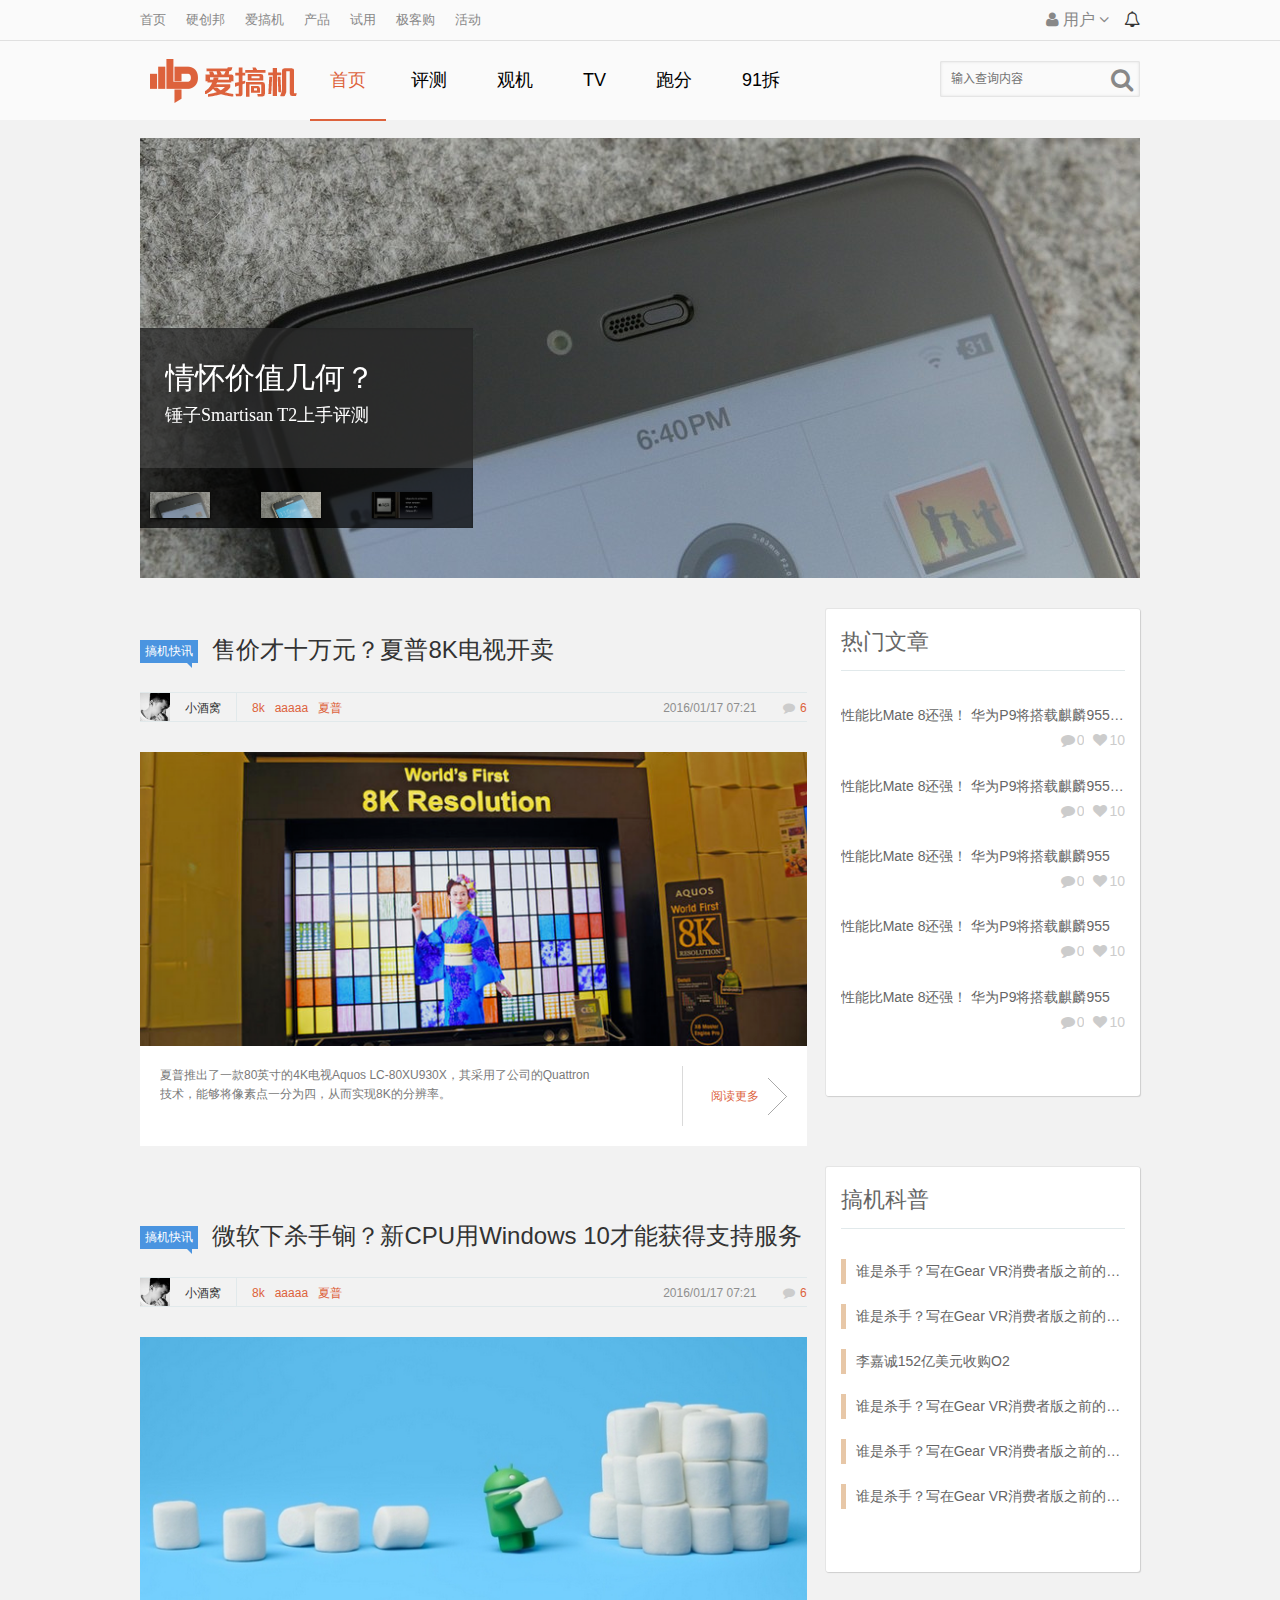
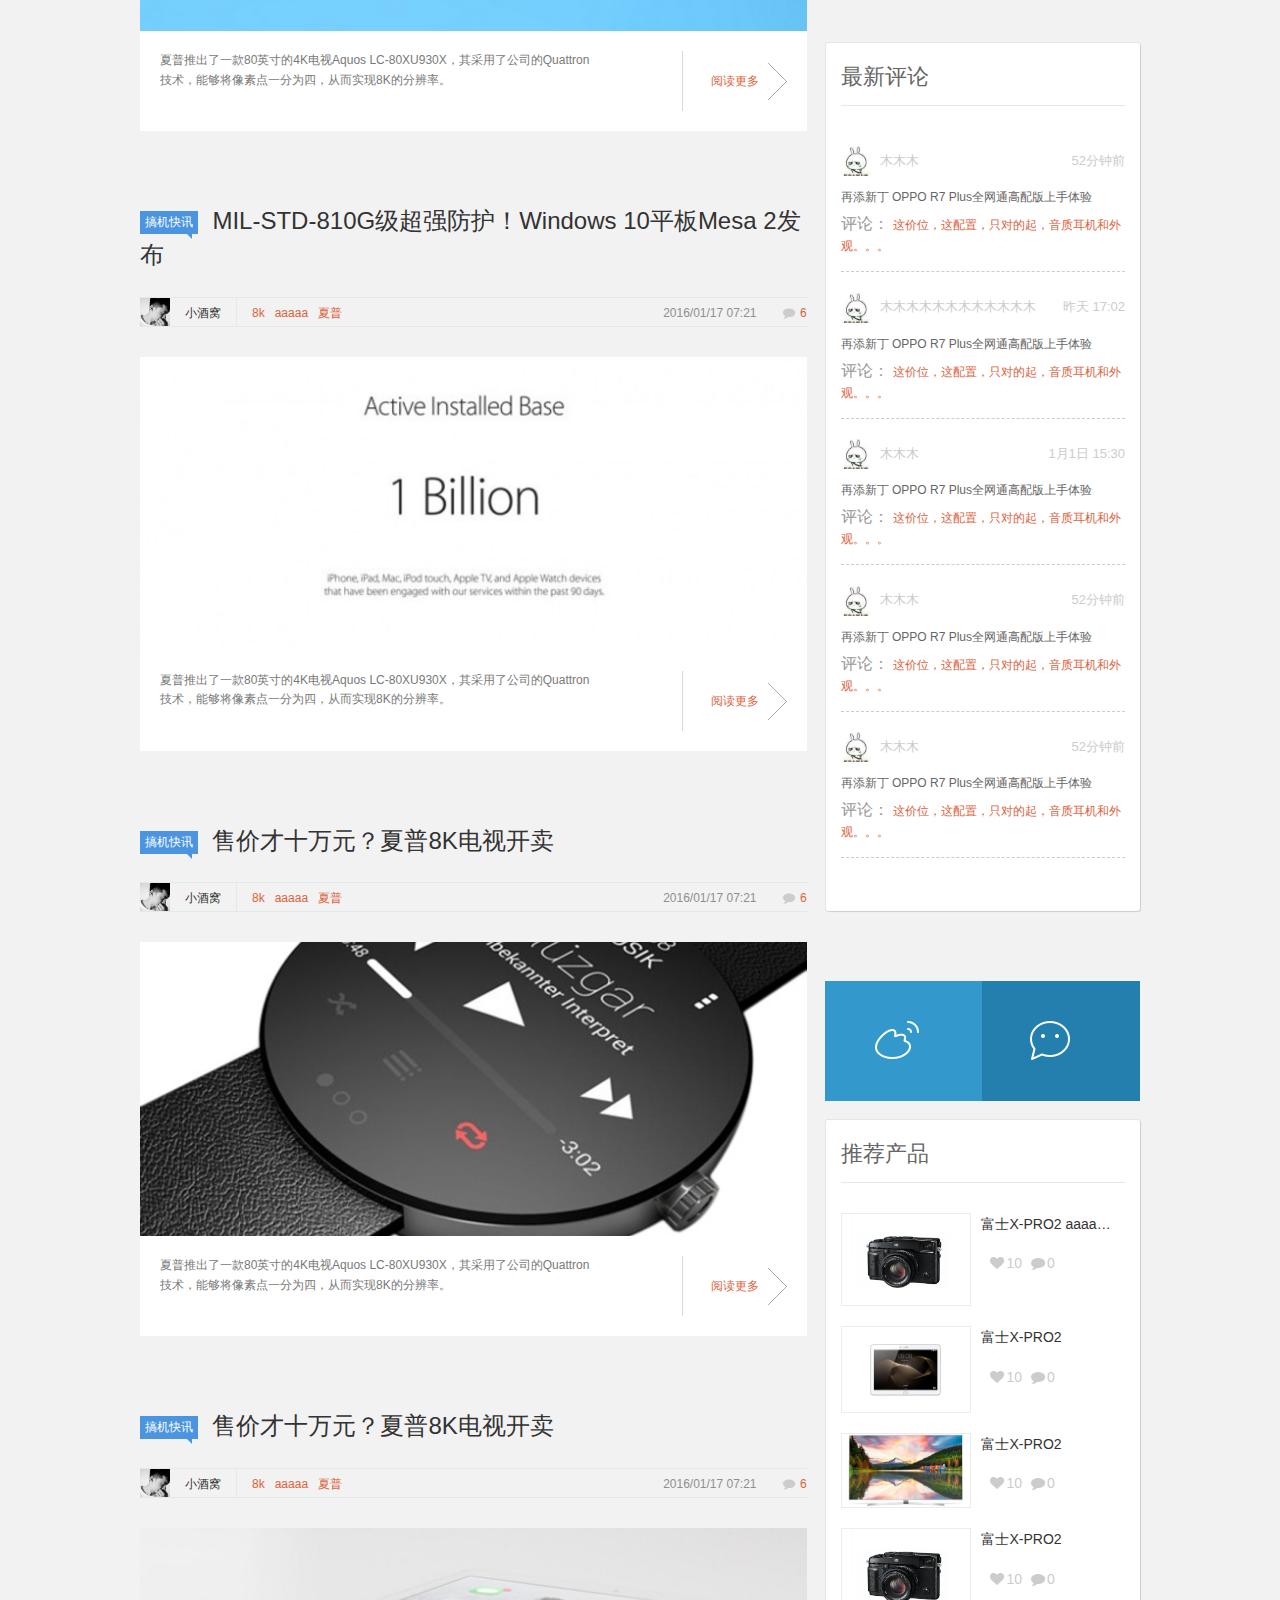
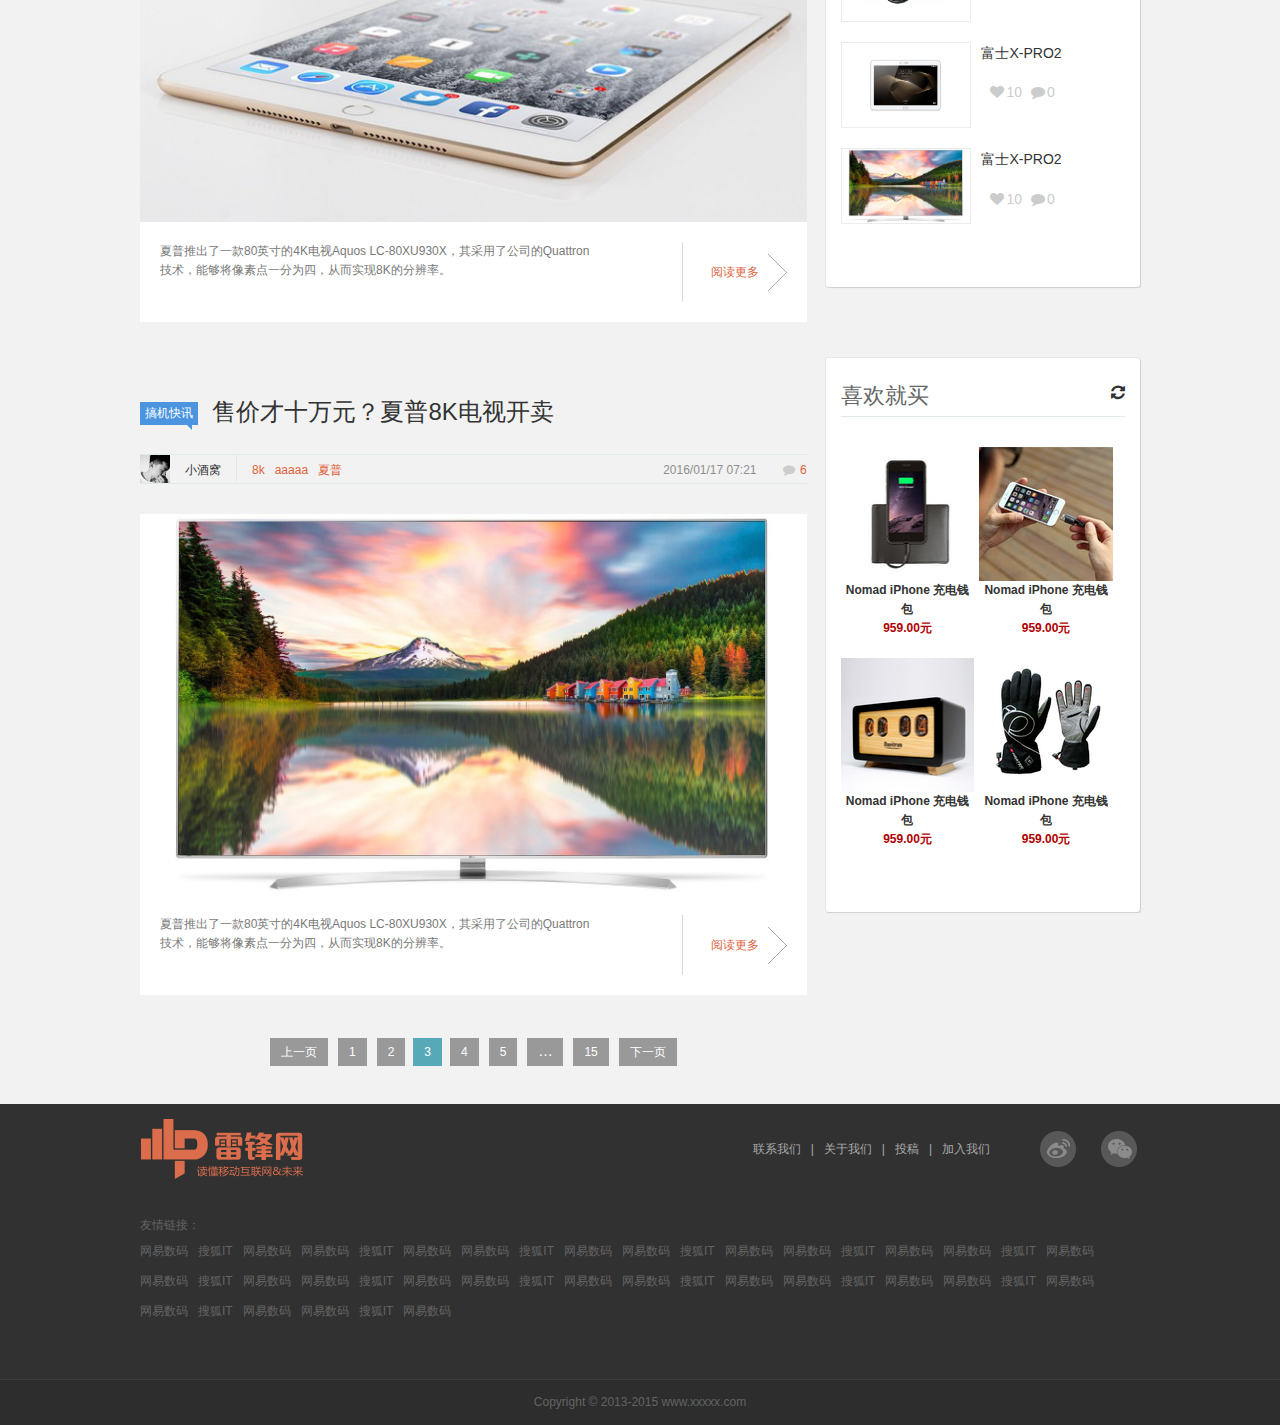
<file: index.html>
<!DOCTYPE html>
<html xmlns="http://www.w3.org/1999/xhtml" xml:lang="zh" lang="zh" class="no-js">
<head>
<meta charset="UTF-8" />
<meta http-equiv="X-UA-Compatible" content="IE=edge,chrome=1"><!--PC端访问优先使用IE最新版本和Chrome-->
<meta name="viewport" content="width=device-width,initial-scale=1.0, minimum-scale=1.0, maximum-scale=1.0, user-scalable=no,minimal-ui">
<meta name="apple-mobile-web-app-title" content="">
<meta name="apple-mobile-web-app-capable" content="yes">
<meta content="telephone=no" name="format-detection">
<title>首页</title>
<link href="style/themes.css" rel="stylesheet" type="text/css" />
<link href="style/layout.css" rel="stylesheet" type="text/css" />
<link href="style/master.css" rel="stylesheet" type="text/css" />
<link href="style/new.css" rel="stylesheet" type="text/css" />
<link rel="stylesheet" href="style/font-awesome.min.css"/>
<!--焦点图css-->
<link rel="stylesheet" href="style/idangerous.swiper.css"/>
<link rel="stylesheet" href="style/movies-app.css"/>

<script src="javascript/less-1.7.3.min.js"></script>
<script src="javascript/vendor/modernizr.js"></script>
<script src="javascript/vendor/jquery.js"></script>
<script src="javascript/AppendAround.js"></script><!--屏幕切换时，变换模块的位置的JS-->
</head>
<body>
<div id="layout">
<div class="wrapper" id="frame_wrapper">
  <div class="header" id="frame_header" include="include.html">
  	<div class="tool-bar tool-top" id="frame_tool_bar">
        <div class="row clearfix" id="frame_tb_row">
            <div id="frame_main_site" class="left left-toolbox">
                <div class="drop-bar" id="drop-bar1">
                	<ul>
                		<li><a href="index.html">首页</a></li>
                        <li><a href="#">硬创邦</a></li>
                        <li><a href="#">爱搞机</a></li>
                        <li><a href="#">产品</a></li>
                        <li><a href="#">试用</a></li>
                        <li><a href="#">极客购</a></li>
                        <li><a href="#">活动</a></li>
                    </ul>
                </div>
            </div>
            <div id="frame_main_site2" class="right right-toolbox hide-for-small">
            	<a href="#" class="message"><i class="fa fa-bell-o"></i></a>
            </div>
            <div class="tool-top" data-set="menu_addr_2" id="frame_tool_top">
            	<div class="dropdown right" id="dropdown">
                    <a data-dropdown="drop1" aria-controls="drop1" aria-expanded="false"><i class="fa fa-user fa-fw"></i>用户 <i class="fa fa-angle-down"></i></a>
                    <ul id="drop1" class="f-dropdown" data-dropdown-content aria-hidden="true" tabindex="-1">
                      <li><a href="#">注册</a></li>
                      <li><a href="#">登录</a></li>
                    </ul>
                </div>
            </div>
        </div>
    </div>
    <div class="row collapse" id="frame_header_row1">
      <div class="large-12" id="frame_header_col1">
        <nav class="top-bar" data-topbar role="navigation" id="frame_top_bar">
          <ul class="title-area">
            <li class="name left">
              <div class="logo"><img src="images/igao7_logo.png" alt="爱搞机"/></div>
            </li>
            <li class="user"><div class="append-aside" data-set="menu_addr_2"><!--小屏下append过来的内容在这里--></div></li>
            <li class="toggle-topbar menu-icon"><a href="#"><span></span></a></li>
          </ul>
          <section class="top-bar-section"> 
              <ul class="left">
                  <li class="active"><a href="index.html">首页</a></li>
                  <li><a href="javascript:void(0)">评测</a></li>
                  <li><a href="javascript:void(0)">观机</a></li>
                  <li><a href="javascript:void(0)">TV</a></li>
                  <li><a href="javascript:void(0)">跑分</a></li>
                  <li><a href="javascript:void(0)">91拆</a></li>
              </ul>
              <ul class="right">
                  <li class="has-form">
                    <div class="search" id="search" role="search">
                        <form >
                          <input name="" class="inp" id="topsearch" type="text" placeholder="输入查询内容" accesskey="s" title="输入查询内容" x-webkit-speech="" x-webkit-grammar="builtin:translate" lang="zh-CN">
                          <!--<span onClick="showSearch()"></span>-->
                          <i class="fa fa-2x fa-search" onClick="showSearch()" title="搜索"></i>
                        </form>
                    </div>
                  </li>
               </ul>
          </section>
          
        </nav>
      </div>
        <div id="frame_appendjs">
			<script>
			$( "#dropdown" ).appendAround();
			  
            </script>
       </div>
    </div>
  </div>
  <!--end header-->
  
  <div class="main index_main" role="main" aria-label="主体区块" id="frame_main">
  	<div class="row" id="frame_main_row1">
    	<div class="swiper-container">
            <!--<div>
                <a class="arrow-left" href="#"></a>
                <a class="arrow-right" href="#"></a>
            </div>-->
            <div class="swiper-content">
                <div class="swiper-wrapper">
                    <div class="swiper-slide">
                        <div class="inner">
                            <a href="videoList.html"><img class="movie-pic" src="images/1.jpg" alt="Smartisan T2"></a>
                            <div class="clearfix"></div>
                        </div>
                    </div>
                    <div class="swiper-slide">
                        <div class="inner">
                            <a href="videoList.html"><img class="movie-pic" src="images/2.jpg" alt="Galaxy A9"></a>
                            <div class="clearfix"></div>
                        </div>
                    </div>
                    <div class="swiper-slide">
                        <div class="inner">
                            <a href="videoList.html"><img class="movie-pic" src="images/3.jpg" alt="LG V10"></a>
                            <div class="clearfix"></div>
                        </div>
                    </div>
                </div>
            </div>
            <div class="swiper-nav">
            	<div class="swiper-titles">
                    <div class="swiper-title active">
                        <h2 class="hide-for-small">情怀价值几何？</h2>
                        <h3>锤子Smartisan T2上手评测</h3>
                    </div>
                    <div class="swiper-title">
                        <h2 class="hide-for-small">骁龙652登场 </h2>
                        <h3>三星Galaxy A9全球首发评测</h3>
                    </div>
                    <div class="swiper-title">
                        <h2 class="hide-for-small">好事成"双"</h2>
                        <h3>LG V10上手评测视频</h3>
                    </div>         
                </div>
                <div class="swiper-wrapper hide-for-small">
                    <div class="swiper-slide active-nav">          
                        <span class=""></span>
                        <img num="1" src="images/1.jpg" alt="Smartisan T2">
                    </div>
                    <div class="swiper-slide">      
                        <span class=""></span>
                        <img num="2" src="images/2.jpg" alt="Galaxy A9">
                    </div>
                    <div class="swiper-slide">              
                        <span class=""></span>
                        <img num="3" src="images/3.jpg" alt="LG V10">
                    </div>
                </div>
            </div>
        </div>

    </div>
  	<div class="row" id="frame_main_row2">
    	<div class="large-8 medium-12 small-12 columns small-padding" id="frame_main_col1" role="complementary" aria-label="左边区域">
        	<div class="topic-box radius" id="data_topic_box1">
                <div class="topic-head clearfix">
                    <div class="topic-title small-inline">
                        <div class="gj-btn">
                            <a href="list.html">搞机快讯</a>
                            <span></span>
                        </div>
                        <h2 class="inline"><a href="article.html">售价才十万元？夏普8K电视开卖</a></h2>
                    </div>
                    <div class="topic-status">
                        <div class="face"><a href="#"><img src="images/55dfc4a38f126_100_100.jpg" alt="小酒窝"/></a></div>
                        <div class="nickname"><a href="#">小酒窝</a></div>
                        <div class="keywords">
                            <a href="#" class="p-color">8k</a>
                            <a href="#" class="p-color">aaaaa</a>
                            <a href="#" class="p-color">夏普</a>
                        </div>
                        <div class="count p-color"><i class="fa fa-comment fa-fw"></i><span>6</span></div>
                        <div class="time">2016/01/17 07:21</div>
                    </div>
                </div>
                <div class="shadow">
                    <div class="topic-con">
                        <a href="article.html"><img class="block-img" src="images/569ad186f3f0a.png" alt="夏普8K电视开卖" /></a>
                        <!--<div class="description">
                        </div>-->
                    </div>
                    <div class="topic-footer clearfix">
                        <div class="row">
                            <div class="columns large-9 medium-9 small-12 arcinfo"><p>夏普推出了一款80英寸的4K电视Aquos LC-80XU930X，其采用了公司的Quattron技术，能够将像素点一分为四，从而实现8K的分辨率。</p>
                                <div class="btn-more"><a href="article.html" title="阅读更多">阅读更多</a></div>
                            </div>
                            <div class="columns large-2 medium-3 small-12 read-more hide-for-small">
                                <a href="article.html" class="p-color">阅读更多<i></i></a>
                            </div>
                        </div>
                    </div>
                </div>
        	</div>
            <div class="topic-box radius" id="data_topic_box2">
                <div class="topic-head clearfix">
                    <div class="topic-title small-inline">
                        <div class="gj-btn">
                            <a href="list.html">搞机快讯</a>
                            <span></span>
                        </div>
                        <h2 class="inline"><a href="article.html">微软下杀手锏？新CPU用Windows 10才能获得支持服务</a></h2>
                    </div>
                    <div class="topic-status">
                        <div class="face"><a href="#"><img src="images/55dfc4a38f126_100_100.jpg" alt="小酒窝"/></a></div>
                        <div class="nickname"><a href="#">小酒窝</a></div>
                        <div class="keywords">
                            <a href="#" class="p-color">8k</a>
                            <a href="#" class="p-color">aaaaa</a>
                            <a href="#" class="p-color">夏普</a>
                        </div>
                        <div class="count p-color"><i class="fa fa-comment fa-fw"></i><span>6</span></div>
                        <div class="time">2016/01/17 07:21</div>
                    </div>
                </div>
                <div class="shadow">
                    <div class="topic-con">
                        <div><img class="block-img" src="images/569b9a78023ff.jpg" alt="夏普8K电视开卖" /></div>
                        <!--<div class="description">
                        </div>-->
                    </div>
                    <div class="topic-footer clearfix">
                        <div class="row">
                            <div class="columns large-9 medium-9 small-12 arcinfo"><p>夏普推出了一款80英寸的4K电视Aquos LC-80XU930X，其采用了公司的Quattron技术，能够将像素点一分为四，从而实现8K的分辨率。</p>
                                <div class="btn-more"><a href="article.html" title="阅读更多">阅读更多</a></div>
                            </div>
                            <div class="columns large-2 medium-3 small-12 read-more hide-for-small">
                                <a href="article.html" class="p-color">阅读更多<i></i></a>
                            </div>
                        </div>
                    </div>
               </div>
        	</div>
            <div class="topic-box radius" id="data_topic_box3">
                <div class="topic-head clearfix">
                    <div class="topic-title small-inline">
                        <div class="gj-btn">
                            <a href="list.html">搞机快讯</a>
                            <span></span>
                        </div>
                        <h2 class="inline"><a href="article.html">MIL-STD-810G级超强防护！Windows 10平板Mesa 2发布</a></h2>
                    </div>
                    <div class="topic-status">
                        <div class="face"><a href="#"><img src="images/55dfc4a38f126_100_100.jpg" alt="小酒窝"/></a></div>
                        <div class="nickname"><a href="#">小酒窝</a></div>
                        <div class="keywords">
                            <a href="#" class="p-color">8k</a>
                            <a href="#" class="p-color">aaaaa</a>
                            <a href="#" class="p-color">夏普</a>
                        </div>
                        <div class="count p-color"><i class="fa fa-comment fa-fw"></i><span>6</span></div>
                        <div class="time">2016/01/17 07:21</div>
                    </div>
                </div>
                <div class="shadow">
                    <div class="topic-con">
                        <div><img class="block-img" src="images/56a828c9752b5.jpg" alt="夏普8K电视开卖" /></div>
                        <!--<div class="description">
                        </div>-->
                    </div>
                    <div class="topic-footer clearfix">
                        <div class="row">
                            <div class="columns large-9 medium-9 small-12 arcinfo"><p>夏普推出了一款80英寸的4K电视Aquos LC-80XU930X，其采用了公司的Quattron技术，能够将像素点一分为四，从而实现8K的分辨率。</p>
                                <div class="btn-more"><a href="article.html" title="阅读更多">阅读更多</a></div>
                            </div>
                            <div class="columns large-2 medium-3 small-12 read-more hide-for-small">
                                <a href="article.html" class="p-color">阅读更多<i></i></a>
                            </div>
                        </div>
                    </div>
                </div>
        	</div>
            <div class="topic-box radius" id="data_topic_box4">
                <div class="topic-head clearfix">
                    <div class="topic-title small-inline">
                        <div class="gj-btn">
                            <a href="list.html">搞机快讯</a>
                            <span></span>
                        </div>
                        <h2 class="inline"><a href="article.html">售价才十万元？夏普8K电视开卖</a></h2>
                    </div>
                    <div class="topic-status">
                        <div class="face"><a href="#"><img src="images/55dfc4a38f126_100_100.jpg" alt="小酒窝"/></a></div>
                        <div class="nickname"><a href="#">小酒窝</a></div>
                        <div class="keywords">
                            <a href="#" class="p-color">8k</a>
                            <a href="#" class="p-color">aaaaa</a>
                            <a href="#" class="p-color">夏普</a>
                        </div>
                        <div class="count p-color"><i class="fa fa-comment fa-fw"></i><span>6</span></div>
                        <div class="time">2016/01/17 07:21</div>
                    </div>
                </div>
                <div class="shadow">
                    <div class="topic-con">
                        <div><img class="block-img" src="images/56a6d22e370f7.jpg" alt="夏普8K电视开卖" /></div>
                        <!--<div class="description">
                        </div>-->
                    </div>
                    <div class="topic-footer clearfix">
                        <div class="row">
                            <div class="columns large-9 medium-9 small-12 arcinfo"><p>夏普推出了一款80英寸的4K电视Aquos LC-80XU930X，其采用了公司的Quattron技术，能够将像素点一分为四，从而实现8K的分辨率。</p>
                                <div class="btn-more"><a href="article.html" title="阅读更多">阅读更多</a></div>
                            </div>
                            <div class="columns large-2 medium-3 small-12 read-more hide-for-small">
                                <a href="article.html" class="p-color">阅读更多<i></i></a>
                            </div>
                        </div>
                    </div>
                </div>
        	</div>
            <div class="topic-box radius" id="data_topic_box5">
                <div class="topic-head clearfix">
                    <div class="topic-title small-inline">
                        <div class="gj-btn">
                            <a href="list.html">搞机快讯</a>
                            <span></span>
                        </div>
                        <h2 class="inline"><a href="article.html">售价才十万元？夏普8K电视开卖</a></h2>
                    </div>
                    <div class="topic-status">
                        <div class="face"><a href="#"><img src="images/55dfc4a38f126_100_100.jpg" alt="小酒窝"/></a></div>
                        <div class="nickname"><a href="#">小酒窝</a></div>
                        <div class="keywords">
                            <a href="#" class="p-color">8k</a>
                            <a href="#" class="p-color">aaaaa</a>
                            <a href="#" class="p-color">夏普</a>
                        </div>
                        <div class="count p-color"><i class="fa fa-comment fa-fw"></i><span>6</span></div>
                        <div class="time">2016/01/17 07:21</div>
                    </div>
                </div>
                <div class="shadow">
                    <div class="topic-con">
                        <div><img class="block-img" src="images/56a6d39c29898.jpg" alt="夏普8K电视开卖" /></div>
                        <!--<div class="description">
                        </div>-->
                    </div>
                    <div class="topic-footer clearfix">
                        <div class="row">
                            <div class="columns large-9 medium-9 small-12 arcinfo"><p>夏普推出了一款80英寸的4K电视Aquos LC-80XU930X，其采用了公司的Quattron技术，能够将像素点一分为四，从而实现8K的分辨率。</p>
                                <div class="btn-more"><a href="article.html" title="阅读更多">阅读更多</a></div>
                            </div>
                            <div class="columns large-2 medium-3 small-12 read-more hide-for-small">
                                <a href="article.html" class="p-color">阅读更多<i></i></a>
                            </div>
                        </div>
                    </div>
                </div>
        	</div>
            <div class="topic-box radius" id="data_topic_box6">
                <div class="topic-head clearfix">
                    <div class="topic-title small-inline">
                        <div class="gj-btn">
                            <a href="list.html">搞机快讯</a>
                            <span></span>
                        </div>
                        <h2 class="inline"><a href="article.html">售价才十万元？夏普8K电视开卖</a></h2>
                    </div>
                    <div class="topic-status">
                        <div class="face"><a href="#"><img src="images/55dfc4a38f126_100_100.jpg" alt="小酒窝"/></a></div>
                        <div class="nickname"><a href="#">小酒窝</a></div>
                        <div class="keywords">
                            <a href="#" class="p-color">8k</a>
                            <a href="#" class="p-color">aaaaa</a>
                            <a href="#" class="p-color">夏普</a>
                        </div>
                        <div class="count p-color"><i class="fa fa-comment fa-fw"></i><span>6</span></div>
                        <div class="time">2016/01/17 07:21</div>
                    </div>
                </div>
                <div class="shadow">
                    <div class="topic-con">
                        <div><img class="block-img" src="images/568f12acf398a.jpg" alt="夏普8K电视开卖" /></div>
                        <!--<div class="description">
                        </div>-->
                    </div>
                    <div class="topic-footer clearfix">
                        <div class="row">
                            <div class="columns large-9 medium-9 small-12 arcinfo"><p>夏普推出了一款80英寸的4K电视Aquos LC-80XU930X，其采用了公司的Quattron技术，能够将像素点一分为四，从而实现8K的分辨率。</p>
                                <div class="btn-more"><a href="article.html" title="阅读更多">阅读更多</a></div>
                            </div>
                            <div class="columns large-2 medium-3 small-12 read-more hide-for-small">
                                <a href="article.html" class="p-color">阅读更多<i></i></a>
                            </div>
                        </div>
                    </div>
                </div>
        	</div>
            <div class="pages" id="data_page_1" func="page">
                <ul class="clearfix">
                    <li><a href="#" class="pre">上一页</a></li>
                    <li class="first"><a href="#">1</a></li>
                    <li class="num"><a href="#">2</a></li>
                    <li class="on">3</li>
                    <li class="num"><a href="#">4</a></li>
                    <li class="num"><a href="#">5</a></li>
                    <li class="dots"><a href="#">…</a></li>
                    <li class="end"><a href="#">15</a></li>
                    <li><a href="#" class="next">下一页</a></li>
                </ul>
            </div>
        </div>
        <div class="large-4 medium-12 small-12 columns small-padding" id="frame_main_col2" role="complementary" aria-label="右边区域">
        	<aside id="frame_aside">
        	<div id="frame_user_info" class="right-box">
            	<div class="large-12 medium-6 small-12 columns medium-padding-r" id="frame_right">
                <div class="mod-rec-m1 hot_article margin-t30" id="mod_1">
                  <div class="modhead">
                    <div class="modtitle">
                      <h3><a href="#">热门文章</a></h3>
                    </div>
                  </div>
                  <div class="modcon auto_list">
                  	<ul class="title">
                    	<li class="clearfix">
                        	<div class="arc">
                            	<a href="article.html" title="性能比Mate 8还强！ 华为P9将搭载麒麟955 华为P9将搭载麒麟955华为P9将搭载">性能比Mate 8还强！ 华为P9将搭载麒麟955 华为P9将搭载麒麟955华为P9将搭载 </a>
                            </div>
                            <div class="iconbox clearfix">
                                <a class="msg" href="#"><i class="fa fa-heart fa-fw"></i><span>10</span></a>
                            	<a class="view" href="#"><i class="fa fa-comment fa-fw"></i><span>0</span></a>
                            </div>
                        </li>
                        <li class="clearfix">
                        	<div class="arc">
                            	<a href="article.html" title="性能比Mate 8还强！ 华为P9将搭载麒麟955 华为P9将搭载麒麟955">性能比Mate 8还强！ 华为P9将搭载麒麟955 华为P9将搭载麒麟955 </a>
                            </div>
                            <div class="iconbox clearfix">
                                <a class="msg" href="#"><i class="fa fa-heart fa-fw"></i><span>10</span></a>
                            	<a class="view" href="#"><i class="fa fa-comment fa-fw"></i><span>0</span></a>
                            </div>
                        </li>
                        <li class="clearfix">
                        	<div class="arc">
                            	<a href="article.html">性能比Mate 8还强！ 华为P9将搭载麒麟955  </a>
                            </div>
                            <div class="iconbox clearfix">
                                <a class="msg" href="#"><i class="fa fa-heart fa-fw"></i><span>10</span></a>
                            	<a class="view" href="#"><i class="fa fa-comment fa-fw"></i><span>0</span></a>
                            </div>
                        </li>
                        <li class="clearfix">
                        	<div class="arc">
                            	<a href="article.html">性能比Mate 8还强！ 华为P9将搭载麒麟955  </a>
                            </div>
                            <div class="iconbox clearfix">
                                <a class="msg" href="#"><i class="fa fa-heart fa-fw"></i><span>10</span></a>
                            	<a class="view" href="#"><i class="fa fa-comment fa-fw"></i><span>0</span></a>
                            </div>
                        </li>
                        <li class="clearfix">
                        	<div class="arc">
                            	<a href="article.html">性能比Mate 8还强！ 华为P9将搭载麒麟955  </a>
                            </div>
                            <div class="iconbox clearfix">
                                <a class="msg" href="#"><i class="fa fa-heart fa-fw"></i><span>10</span></a>
                            	<a class="view" href="#"><i class="fa fa-comment fa-fw"></i><span>0</span></a>
                            </div>
                        </li>
                    </ul>
                  </div>
                </div>
                </div>
                <div class="large-12 medium-6 small-12 columns medium-padding-l" id="frame_right2">
                <div class="mod-rec-m1 popularize" id="mod_3">
                  <div class="modhead">
                    <div class="modtitle">
                      <h3><a href="#">搞机科普</a></h3>
                    </div>
                  </div>
                  <div class="modcon auto_list">
                  	<ul class="title">
                    	<li>
                        	<a href="#" title="谁是杀手？写在Gear VR消费者版之前的技术解析贴谁是杀手？写在Gear VR消费者版之前的技术解析贴">谁是杀手？写在Gear VR消费者版之前的技术解析贴谁是杀手？写在Gear VR消费者版之前的技术解析贴</a>
                        </li>
                        <li>
                        	<a href="article.html">谁是杀手？写在Gear VR消费者版之前的技术解析贴</a>
                        </li>
                        <li>
                        	<a href="article.html">李嘉诚152亿美元收购O2</a>
                        </li>
                        <li>
                        	<a href="article.html">谁是杀手？写在Gear VR消费者版之前的技术解析贴</a>
                        </li>
                        <li>
                        	<a href="article.html">谁是杀手？写在Gear VR消费者版之前的技术解析贴</a>
                        </li>
                        <li>
                        	<a href="article.html">谁是杀手？写在Gear VR消费者版之前的技术解析贴</a>
                        </li>
                    </ul>
                    <div class="btn-more"><a href="list.html" title="查看更多搞机科普">查看更多</a></div>
                  </div>
                </div>
                </div>
                <div class="large-12 medium-6 small-12 columns medium-padding-r" id="frame_right3">
                <div class="mod-rec-m1 new_commont" id="mod_2">
                  <div class="modhead">
                    <div class="modtitle">
                      <h3><a href="#">最新评论</a></h3>
                    </div>
                  </div>
                  <div class="modcon auto_list">
                  	<ul>
                    	<li>
                        	<div class="clr clearfix">
                            	<a href="#"><img src="images/70_avatar_pic_40_40.jpg" alt="木木木"/></a>
                            	<a href="#">木木木</a>
                                <span class="time">52分钟前</span>
                            </div>
                            <div class="new-comment-article">
                            	<a href="#">再添新丁 OPPO R7 Plus全网通高配版上手体验 </a>
                            </div>
                            <div class="new-comment-comment">
                            	<span>评论：</span>
                                <a href="#">这价位，这配置，只对的起，音质耳机和外观。。。</a>
                            </div>
                        </li>
                        <li>
                        	<div class="clr clearfix">
                            	<a href="#"><img src="images/70_avatar_pic_40_40.jpg" alt="木木木木木木木木木木木木"/></a>
                            	<a href="#">木木木木木木木木木木木木</a>
                                <span class="time">昨天 17:02</span>
                            </div>
                            <div class="new-comment-article">
                            	<a href="#">再添新丁 OPPO R7 Plus全网通高配版上手体验 </a>
                            </div>
                            <div class="new-comment-comment">
                            	<span>评论：</span>
                                <a href="#">这价位，这配置，只对的起，音质耳机和外观。。。</a>
                            </div>
                        </li>
                        <li>
                        	<div class="clr clearfix">
                            	<a href="#"><img src="images/70_avatar_pic_40_40.jpg" alt="木木木"/></a>
                            	<a href="#">木木木</a>
                                <span class="time">1月1日 15:30</span>
                            </div>
                            <div class="new-comment-article">
                            	<a href="#">再添新丁 OPPO R7 Plus全网通高配版上手体验 </a>
                            </div>
                            <div class="new-comment-comment">
                            	<span>评论：</span>
                                <a href="#">这价位，这配置，只对的起，音质耳机和外观。。。</a>
                            </div>
                        </li>
                        <li>
                        	<div class="clr clearfix">
                            	<a href="#"><img src="images/70_avatar_pic_40_40.jpg" alt="木木木"/></a>
                            	<a href="#">木木木</a>
                                <span class="time">52分钟前</span>
                            </div>
                            <div class="new-comment-article">
                            	<a href="#">再添新丁 OPPO R7 Plus全网通高配版上手体验 </a>
                            </div>
                            <div class="new-comment-comment">
                            	<span>评论：</span>
                                <a href="#">这价位，这配置，只对的起，音质耳机和外观。。。</a>
                            </div>
                        </li>
                        <li>
                        	<div class="clr clearfix">
                            	<a href="#"><img src="images/70_avatar_pic_40_40.jpg" alt="木木木"/></a>
                            	<a href="#">木木木</a>
                                <span class="time">52分钟前</span>
                            </div>
                            <div class="new-comment-article">
                            	<a href="#">再添新丁 OPPO R7 Plus全网通高配版上手体验 </a>
                            </div>
                            <div class="new-comment-comment">
                            	<span>评论：</span>
                                <a href="#">这价位，这配置，只对的起，音质耳机和外观。。。</a>
                            </div>
                        </li>
                    </ul>
                  </div>
                </div>
                </div>
                <div class="large-12 medium-6 small-12 columns medium-padding-l" id="frame_right4">
                <div class="media_img">
                	<a href="javascript:;" class="weibo"><i></i></a>
                    <a href="javascript:;" class="weixin"><i></i><img src="images/right-ewm.png" alt="扫描二维码"/></a>
                </div>
                </div>
                <div class="large-12 medium-6 small-12 columns medium-padding-l" id="frame_right5">
                <div class="mod-rec-m1 newpdt" id="mod_4">
                  <div class="modhead clearfix">
                    <div class="modtitle">
                      <h3><a href="#">推荐产品</a></h3>
                    </div>
                  </div>
                  <div class="modcon auto_list">
                  	<ul class="title">
                    	<li class="clearfix">
                        	<div class="np_img">
                            	<a href="picList.html"><img src="images/5698b4c8381dc.png" alt="富士X-PRO2 aaaaaaaaaaaaaaaaaaaaaa"/></a>
                            </div>
                            <div class="np_con">
                            	<div class="name"><a href="#">富士X-PRO2 aaaaaaaaaaaaaaaaaaaaaa</a></div>
                                <div class="iconbox clearfix">
                                    <a class="msg" href="#"><i class="fa fa-heart fa-fw"></i><span>10</span></a>
                                    <a class="view" href="#"><i class="fa fa-comment fa-fw"></i><span>0</span></a>
                                </div>
                            </div>
                        </li>
                        <li class="clearfix">
                        	<div class="np_img">
                            	<a href="picList.html"><img src="images/5697415880167.png" alt="富士X-PRO2"/></a>
                            </div>
                            <div class="np_con">
                            	<div class="name"><a href="#">富士X-PRO2</a></div>
                                <div class="iconbox clearfix">
                                    <a class="msg" href="#"><i class="fa fa-heart fa-fw"></i><span>10</span></a>
                                    <a class="view" href="#"><i class="fa fa-comment fa-fw"></i><span>0</span></a>
                                </div>
                            </div>
                        </li>
                        <li class="clearfix">
                        	<div class="np_img">
                            	<a href="picList.html"><img src="images/568f12acf398a.jpg" alt="富士X-PRO2"/></a>
                            </div>
                            <div class="np_con">
                            	<div class="name"><a href="#">富士X-PRO2</a></div>
                                <div class="iconbox clearfix">
                                    <a class="msg" href="#"><i class="fa fa-heart fa-fw"></i><span>10</span></a>
                                    <a class="view" href="#"><i class="fa fa-comment fa-fw"></i><span>0</span></a>
                                </div>
                            </div>
                        </li>
                        <li class="clearfix">
                        	<div class="np_img">
                            	<a href="picList.html"><img src="images/5698b4c8381dc.png" alt="富士X-PRO2"/></a>
                            </div>
                            <div class="np_con">
                            	<div class="name"><a href="#">富士X-PRO2</a></div>
                                <div class="iconbox clearfix">
                                    <a class="msg" href="#"><i class="fa fa-heart fa-fw"></i><span>10</span></a>
                                    <a class="view" href="#"><i class="fa fa-comment fa-fw"></i><span>0</span></a>
                                </div>
                            </div>
                        </li>
                        <li class="clearfix">
                        	<div class="np_img">
                            	<a href="picList.html"><img src="images/5697415880167.png" alt="富士X-PRO2"/></a>
                            </div>
                            <div class="np_con">
                            	<div class="name"><a href="#">富士X-PRO2</a></div>
                                <div class="iconbox clearfix">
                                    <a class="msg" href="#"><i class="fa fa-heart fa-fw"></i><span>10</span></a>
                                    <a class="view" href="#"><i class="fa fa-comment fa-fw"></i><span>0</span></a>
                                </div>
                            </div>
                        </li>
                        <li class="clearfix">
                        	<div class="np_img">
                            	<a href="picList.html"><img src="images/568f12acf398a.jpg" alt="富士X-PRO2"/></a>
                            </div>
                            <div class="np_con">
                            	<div class="name"><a href="#">富士X-PRO2</a></div>
                                <div class="iconbox clearfix">
                                    <a class="msg" href="#"><i class="fa fa-heart fa-fw"></i><span>10</span></a>
                                    <a class="view" href="#"><i class="fa fa-comment fa-fw"></i><span>0</span></a>
                                </div>
                            </div>
                        </li>
                    </ul>
                  </div>
                </div>
                </div>
                <div class="large-12 medium-12 small-12 columns" id="frame_right6">
                <div class="mod-rec-m1 link" id="mod_5">
                  <div class="modhead clearfix">
                    <div class="modtitle">
                      <h3><a href="picList.html" class="left">喜欢就买</a></h3>
                    </div>
                    <div class="modmore">
                    	<a href="javascript:;"><i class="fa fa-refresh" id="reflash"></i></a>
                    </div>
                  </div>
                  <div class="modcon auto_list">
                  	<ul class="change_1">
                    	<li>
                        	<a href="picList.html"><img src="images/56495106d4928.jpg" alt="Nomad iPhone 充电钱包"/></a>
                            <p class="tit"><a href="#">Nomad iPhone 充电钱包</a></p>
                            <p class="price">959.00元</p>
                        </li>
                        <li>
                        	<a href="picList.html"><img src="images/561dedcc5a9f2.jpg" alt="Nomad iPhone 充电钱包"/></a>
                            <p class="tit"><a href="#">Nomad iPhone 充电钱包</a></p>
                            <p class="price">959.00元</p>
                        </li>
                        <li>
                        	<a href="picList.html"><img src="images/563b17af898e8.png" alt="Nomad iPhone 充电钱包"/></a>
                            <p class="tit"><a href="#">Nomad iPhone 充电钱包</a></p>
                            <p class="price">959.00元</p>
                        </li>
                        <li>
                        	<a href="picList.html"><img src="images/5639d9c8df105.png" alt="Nomad iPhone 充电钱包"/></a>
                            <p class="tit"><a href="#">Nomad iPhone 充电钱包</a></p>
                            <p class="price">959.00元</p>
                        </li>
                    </ul>
                    <ul class="change_2">
                        <li>
                        	<a href="picList.html"><img src="images/563b17af898e8.png" alt="Nomad iPhone 充电钱包"/></a>
                            <p class="tit"><a href="#">Nomad iPhone 充电钱包</a></p>
                            <p class="price">959.00元</p>
                        </li>
                        <li>
                        	<a href="picList.html"><img src="images/5639d9c8df105.png" alt="Nomad iPhone 充电钱包"/></a>
                            <p class="tit"><a href="#">Nomad iPhone 充电钱包</a></p>
                            <p class="price">959.00元</p>
                        </li>
                    	<li>
                        	<a href="picList.html"><img src="images/56495106d4928.jpg" alt="Nomad iPhone 充电钱包"/></a>
                            <p class="tit"><a href="#">Nomad iPhone 充电钱包</a></p>
                            <p class="price">959.00元</p>
                        </li>
                        <li>
                        	<a href="picList.html"><img src="images/561dedcc5a9f2.jpg" alt="Nomad iPhone 充电钱包"/></a>
                            <p class="tit"><a href="#">Nomad iPhone 充电钱包</a></p>
                            <p class="price">959.00元</p>
                        </li>
                    </ul>
                  </div>
                </div>
                </div>
            </div>
            
        </aside>
        </div>
    </div> 
  </div>
  <!--end main-->
  
  <div class="footer" id="frame_footer" role="contentinfo" include="include.html">
    <div class="subnav clearfix" id="frame_footer_subnav">
       <div class="row margin-b hide-for-small clearfix" id="frame_footer_1">
          <div class="left" id="data_subnav_1"> 
            <img src="images/lph-footer-logo.png" alt="雷锋网"/>
          </div>
          <div class="right" id="data_subnav_2"> 
            <a href="#">联系我们</a><span>|</span>
            <a href="#">关于我们</a><span>|</span>
            <a href="#">投稿</a><span>|</span>
            <a href="#">加入我们</a>
            <a href="#" class="weibo"></a>
            <a href="#" class="youxiang"></a>
          </div>
       </div>
       <div class="row margin-t margin-b" id="frame_footer_2">
            <div class="link" id="frame_footer_link">
                <div class="youqing"><p class="left">友情链接：</p></div>
                <a href="#">网易数码</a><a href="#">搜狐IT</a><a href="#">网易数码</a><a href="#">网易数码</a><a href="#">搜狐IT</a><a href="#">网易数码</a><a href="#">网易数码</a><a href="#">搜狐IT</a><a href="#">网易数码</a><a href="#">网易数码</a><a href="#">搜狐IT</a><a href="#">网易数码</a><a href="#">网易数码</a><a href="#">搜狐IT</a><a href="#">网易数码</a><a href="#">网易数码</a><a href="#">搜狐IT</a><a href="#">网易数码</a><a href="#">网易数码</a><a href="#">搜狐IT</a><a href="#">网易数码</a><a href="#">网易数码</a><a href="#">搜狐IT</a><a href="#">网易数码</a><a href="#">网易数码</a><a href="#">搜狐IT</a><a href="#">网易数码</a><a href="#">网易数码</a><a href="#">搜狐IT</a><a href="#">网易数码</a><a href="#">网易数码</a><a href="#">搜狐IT</a><a href="#">网易数码</a><a href="#">网易数码</a><a href="#">搜狐IT</a><a href="#">网易数码</a><a href="#">网易数码</a><a href="#">搜狐IT</a><a href="#">网易数码</a><a href="#">网易数码</a><a href="#">搜狐IT</a><a href="#">网易数码</a>
            </div>
    	</div>
    </div>
    <!---->
    <div class="copyright" id="frame_footer_copyright">
        <div class="row" id="data_copyright"> Copyright © 2013-2015  www.xxxxx.com</div>
    </div>
  </div>
  <!--end footer--> 
  
  <div id="frame_javascript">
  	<div id="data_javascript">
		<script src="javascript/foundation.min.js"></script> 
        <script src="javascript/main.js"></script>
        <script src="javascript/others.js"></script> 
        <!--焦点图js-->
        <script src="javascript/idangerous.swiper-2.0.min.js"></script>
		<script src="javascript/movies-app.js"></script>

		<script>
		  $('.media_img a.weixin').on('click',function(){
			  $(this).css('left','0'); 
		  });
		  $('.media_img a.weixin').on('blur',function(){
			  $(this).css('left','50%'); 
		  });
		  $('#reflash').on('click',function(){
			  $('.change_1').toggle();
			  $('.change_2').toggle();  
		  });
		  $(document).foundation();
		</script>
    </div>
  </div>
</div>
</div>


</body>
</html>
</file>
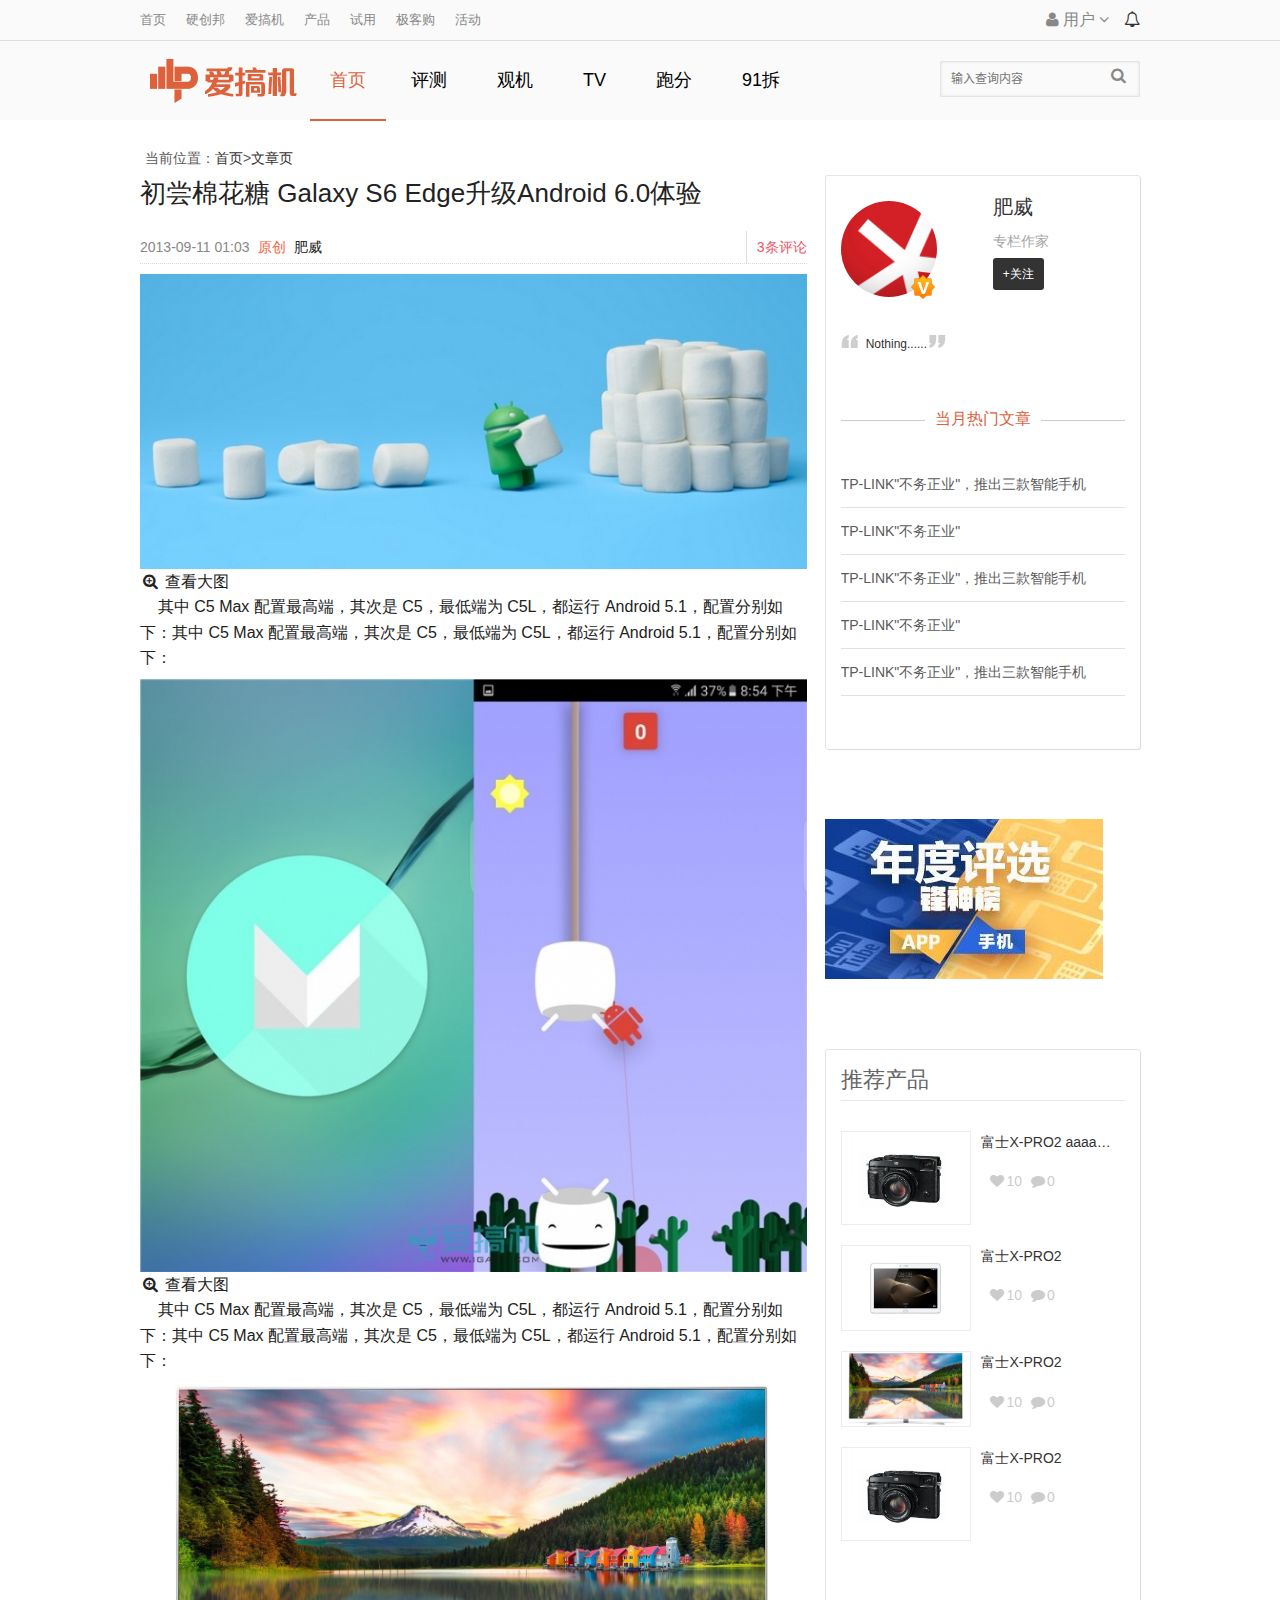
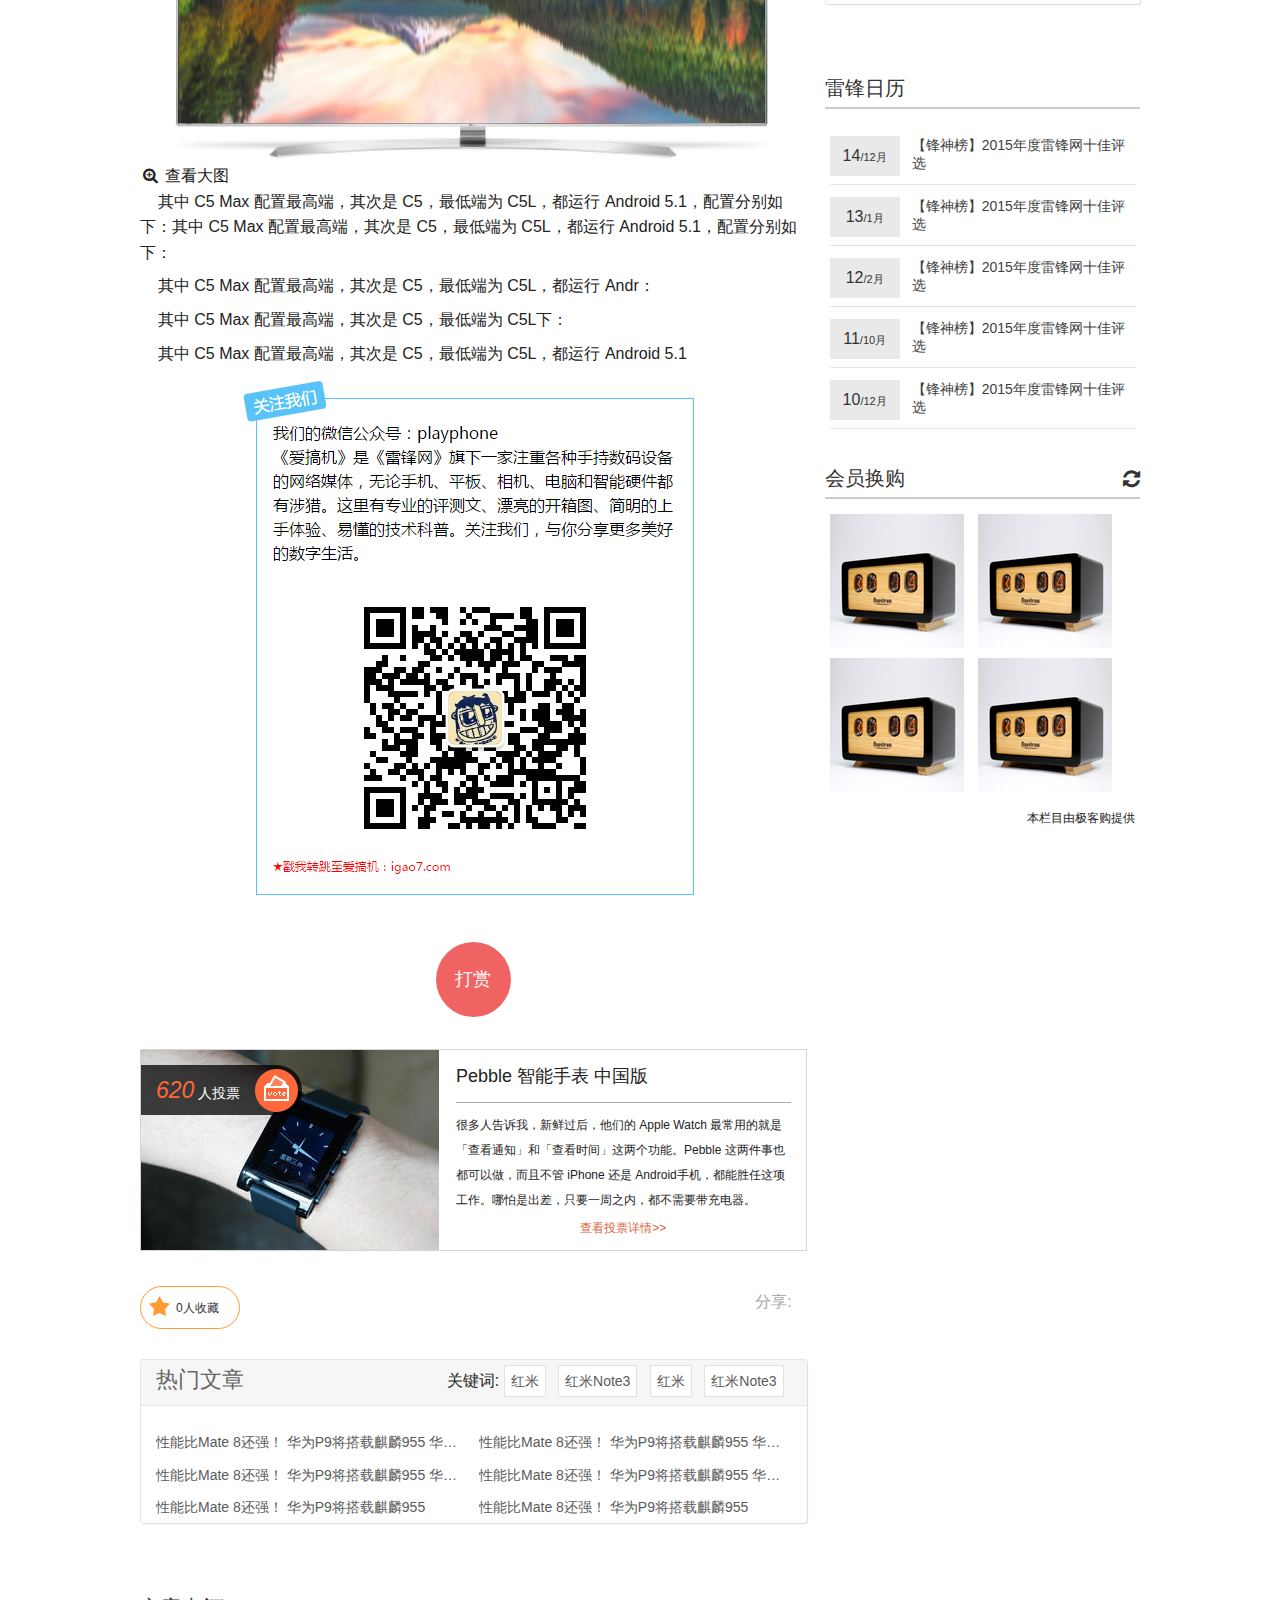
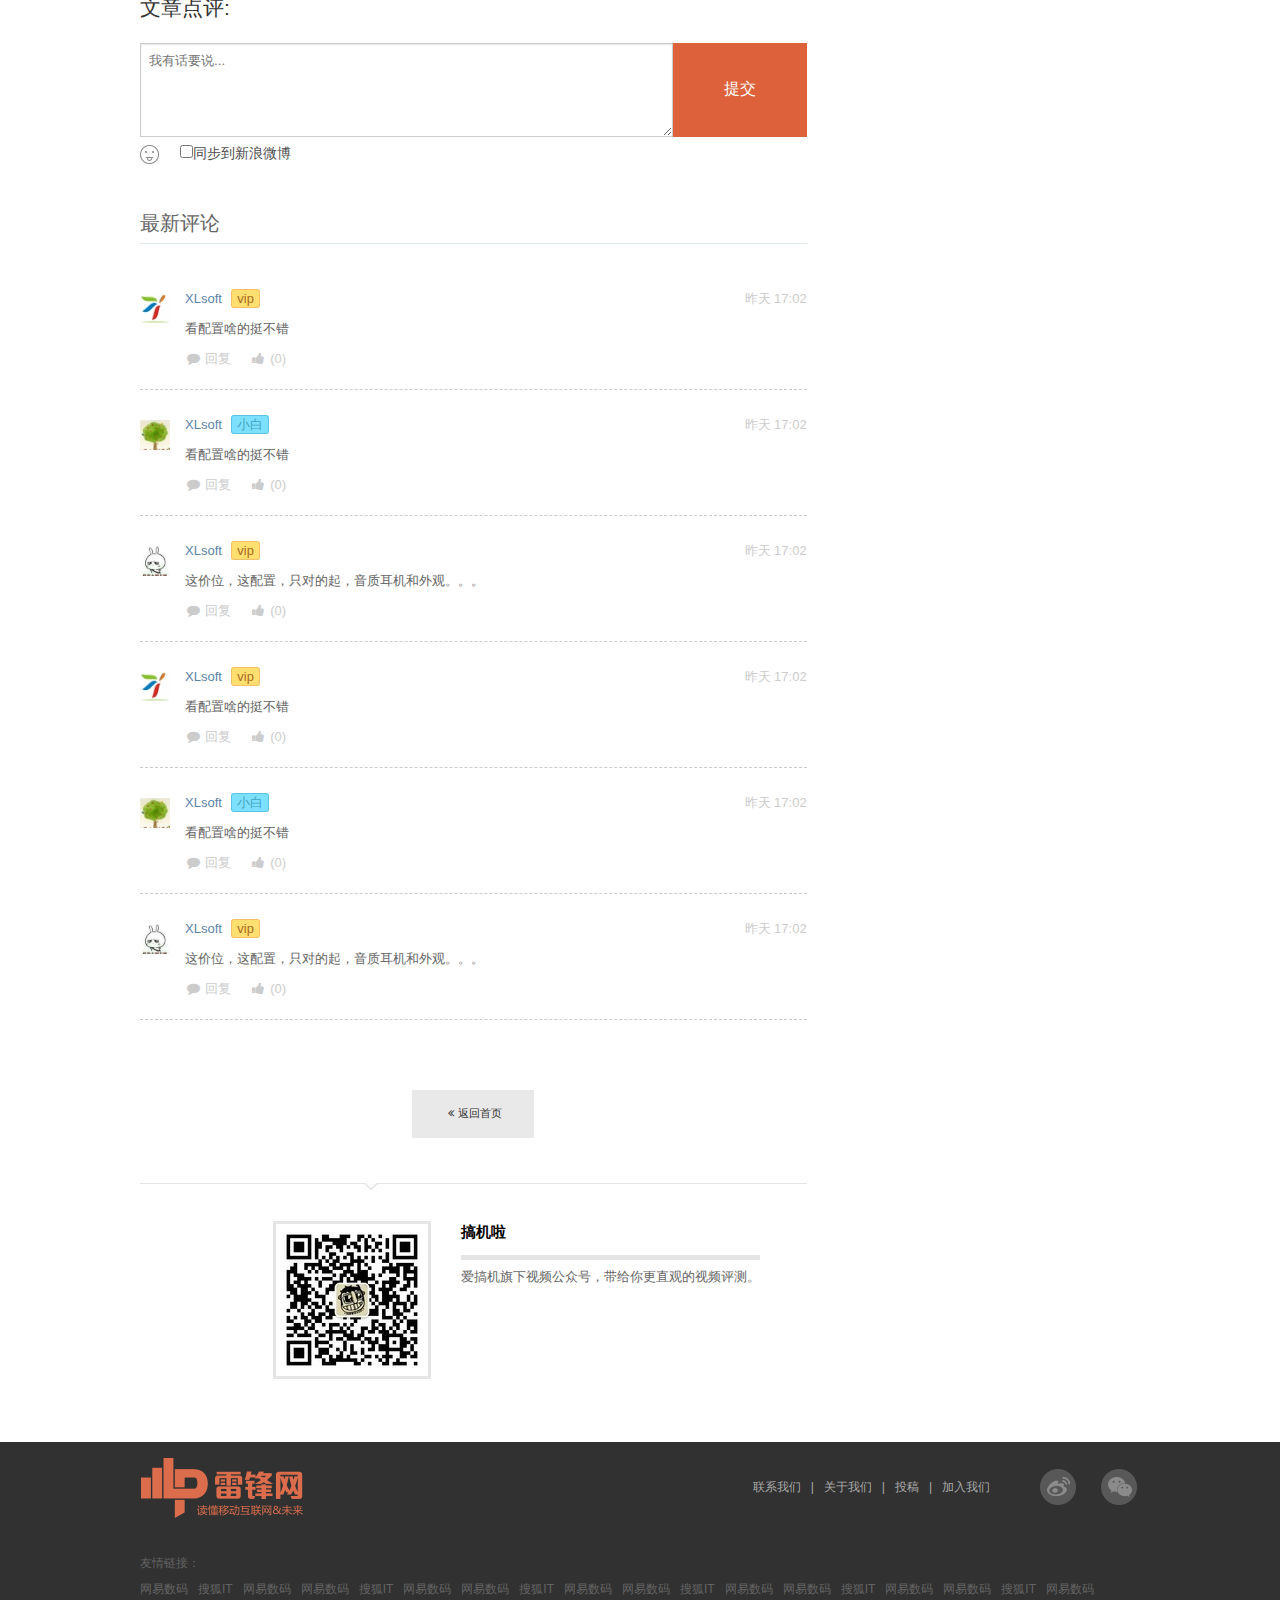
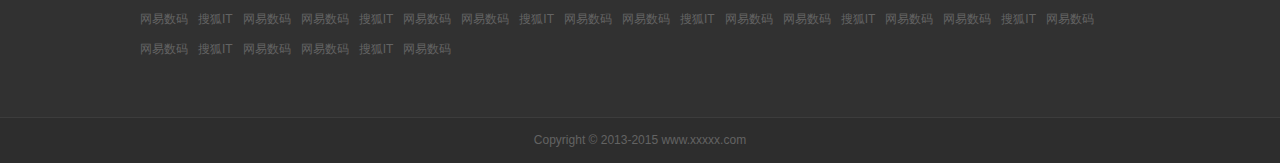
<file: article.html>
<!DOCTYPE html>
<html xmlns="http://www.w3.org/1999/xhtml" xml:lang="zh" lang="zh" class="no-js">
<head>
<meta charset="UTF-8" />
<meta http-equiv="X-UA-Compatible" content="IE=edge,chrome=1"><!--PC端访问优先使用IE最新版本和Chrome-->
<meta name="viewport" content="width=device-width,initial-scale=1.0, minimum-scale=1.0, maximum-scale=1.0, user-scalable=no,minimal-ui">
<meta name="apple-mobile-web-app-title" content="">
<meta name="apple-mobile-web-app-capable" content="yes">
<meta content="telephone=no" name="format-detection">
<title>文章页</title>
<link href="style/layout.css" rel="stylesheet" type="text/css" />
<link href="style/themes.css" rel="stylesheet" type="text/css" />
<link href="style/master.css" rel="stylesheet" type="text/css" />
<link rel="stylesheet" href="style/font-awesome.min.css"/>
<!--高清组图-->
<link href="style/photoGallery.css" rel="stylesheet" type="text/css" />
<link href="style/swiper.css" rel="stylesheet" type="text/css" />

<script src="javascript/less-1.7.3.min.js"></script>
<script src="javascript/vendor/modernizr.js"></script>
<script src="javascript/vendor/jquery.js"></script>
<!--高清组图-->
<script src="javascript/jquery.js" type="text/javascript"></script>
<script src="javascript/jquery.raty.js" type="text/javascript"></script>
<script src="javascript/iscroll.js" type="text/javascript"></script>
<script src="javascript/swiper.min.js" type="text/javascript"></script>
<script src="javascript/photoGallery.js" type="text/javascript"></script>
<script src="javascript/api.js" type="text/javascript"></script>
<script src="javascript/AppendAround.js"></script><!--屏幕切换时，变换模块的位置的JS-->

</head>
<body>
<div id="layout">
<div class="wrapper" id="frame_wrapper">
  <div class="header" id="frame_header" include="include.html">
  	<div class="tool-bar tool-top" id="frame_tool_bar">
        <div class="row clearfix" id="frame_tb_row">
            <div id="frame_main_site" class="left left-toolbox">
                <div class="drop-bar" id="drop-bar1">
                	<ul>
                		<li><a href="index.html">首页</a></li>
                        <li><a href="#">硬创邦</a></li>
                        <li><a href="#">爱搞机</a></li>
                        <li><a href="#">产品</a></li>
                        <li><a href="#">试用</a></li>
                        <li><a href="#">极客购</a></li>
                        <li><a href="#">活动</a></li>
                    </ul>
                </div>
            </div>
            <div id="frame_main_site2" class="right right-toolbox hide-for-small">
            	<a href="#" class="message"><i class="fa fa-bell-o"></i></a>
            </div>
            <div class="tool-top" data-set="menu_addr_2" id="frame_tool_top">
            	<div class="dropdown right" id="dropdown">
                    <a data-dropdown="drop1" aria-controls="drop1" aria-expanded="false"><i class="fa fa-user fa-fw"></i>用户 <i class="fa fa-angle-down"></i></a>
                    <ul id="drop1" class="f-dropdown" data-dropdown-content aria-hidden="true" tabindex="-1">
                      <li><a href="#">注册</a></li>
                      <li><a href="#">登录</a></li>
                    </ul>
                </div>
            </div>
        </div>
    </div>
    <div class="row collapse" id="frame_header_row1">
      <div class="large-12" id="frame_header_col1">
        <nav class="top-bar" data-topbar role="navigation" id="frame_top_bar">
          <ul class="title-area">
            <li class="name left">
              <div class="logo"><img src="images/igao7_logo.png" alt="爱搞机"/></div>
            </li>
            <li class="user"><div class="append-aside" data-set="menu_addr_2"><!--小屏下append过来的内容在这里--></div></li>
            <li class="toggle-topbar menu-icon"><a href="#"><span></span></a></li>
          </ul>
          <section class="top-bar-section"> 
              <ul class="left">
                  <li class="active"><a href="index.html">首页</a></li>
                  <li><a href="javascript:void(0)">评测</a></li>
                  <li><a href="javascript:void(0)">观机</a></li>
                  <li><a href="javascript:void(0)">TV</a></li>
                  <li><a href="javascript:void(0)">跑分</a></li>
                  <li><a href="javascript:void(0)">91拆</a></li>
              </ul>
              <ul class="right">
                  <li class="has-form">
                    <div class="search" id="search" role="search">
                        <form >
                          <input name="" class="inp" id="topsearch" type="text" placeholder="输入查询内容" accesskey="s" title="输入查询内容" x-webkit-speech="" x-webkit-grammar="builtin:translate" lang="zh-CN">
                          <!--<span onClick="showSearch()"></span>-->
                          <i class="fa fa-2x fa-search" onClick="showSearch()" title="搜索"></i>
                        </form>
                    </div>
                  </li>
               </ul>
          </section>
          
        </nav>
      </div>
        <div id="frame_appendjs">
			<script>
			$( "#dropdown" ).appendAround();
			  
            </script>
       </div>
    </div>
  </div>
  <!--end header-->
  
  <div class="main" role="main" aria-label="主体区块" id="frame_main">
  	<div id="frame_breadcrumbs" class="row breadcrumbs clearfix"> 
       <span id="data_addr_now" class="addr_now" func="curpage"> 
            当前位置：<a href="index.html"> 首页 </a>&gt;<a href="#"> 文章页 </a> 
       </span> 
   </div>
   <div class="row small-padding" id="frame_main_row2">
    	<div class="large-8 medium-12 small-12 columns" id="frame_main_col1" role="complementary" aria-label="左边区域">
        	<div class="article-hd" id="frame_article-hd"> 
                <h1 class="article-tit">初尝棉花糖 Galaxy S6 Edge升级Android 6.0体验</h1> 
                <div class="article-byline clearfix">
                	 <div class="article_time">2013-09-11 <span>01:03</span></div> 
                     <div class="left">
                     	<span class="article_type p-color">原创</span>
                        <span>肥威</span>
                     </div>
                     <div class="pi-comment">
                     	<a href="javascript:void(0);" class="p-color"><span>3</span><span>条评论</span></a>
                     </div>
               </div> 
           </div> 
           <!--<div class="row" id="aritcle_sec_banner" style="display:none;"> 
               <div                    class="aritcle_sec_banner                  auto_list" 
           data-magellan-expedition="fixed"> 
                    <div class="article_back"><a href="javascript:history.go(-1);" title="返回上 
           个页面"><img src="images/article_back.png"></a></div> 
                    <span class="article_titile title"><a title="标题">标题</a></span> 
               </div> 
           </div>--> 
			<div class="article-con" id="frame_article-con">
            	<div class="photoGallery">
                    <ol class="pic-list">
                        <li>
                        	<div class="img-center">
                                <a>
                                    <img src="images/569b9a78023ff.jpg" alt="aaa"/>
                                </a>
                            </div>
                            <div class="example"><span class="entrance"><i class="fa fa-fw fa-search-plus"></i> 查看大图</span></div>
                            <p>&nbsp;&nbsp;&nbsp;&nbsp;其中 C5 Max 配置最高端，其次是 C5，最低端为 C5L，都运行 Android 5.1，配置分别如下：其中 C5 Max 配置最高端，其次是 C5，最低端为 C5L，都运行 Android 5.1，配置分别如下：</p>
                        </li>
                        <li>
                            <div class="img-center">
                                <a>
                                    <img src="images/569b985b80b22.jpg" alt="aaa"/>
                                </a>
                            </div>
                            <div class="example"><span class="entrance"><i class="fa fa-fw fa-search-plus"></i> 查看大图</span></div>
                            <p>&nbsp;&nbsp;&nbsp;&nbsp;其中 C5 Max 配置最高端，其次是 C5，最低端为 C5L，都运行 Android 5.1，配置分别如下：其中 C5 Max 配置最高端，其次是 C5，最低端为 C5L，都运行 Android 5.1，配置分别如下：</p>
                        </li>
                        <li>
                        	<div class="img-center">
                                <a>
                                    <img src="images/568f12acf398a.jpg" alt="aaa"/>
                                </a>
                            </div>
                            <div class="example"><span class="entrance"><i class="fa fa-fw fa-search-plus"></i> 查看大图</span></div>
                            <p>&nbsp;&nbsp;&nbsp;&nbsp;其中 C5 Max 配置最高端，其次是 C5，最低端为 C5L，都运行 Android 5.1，配置分别如下：其中 C5 Max 配置最高端，其次是 C5，最低端为 C5L，都运行 Android 5.1，配置分别如下：</p>
                            <p>&nbsp;&nbsp;&nbsp;&nbsp;其中 C5 Max 配置最高端，其次是 C5，最低端为 C5L，都运行 Andr：</p>
                            <p>&nbsp;&nbsp;&nbsp;&nbsp;其中 C5 Max 配置最高端，其次是 C5，最低端为 C5L下：</p>
                            <p>&nbsp;&nbsp;&nbsp;&nbsp;其中 C5 Max 配置最高端，其次是 C5，最低端为 C5L，都运行 Android 5.1</p>
                        </li>
                    </ol>
                    <div class="gallery contain-score" id="gallery1">
                        <div class="album">
                            <header>
                                <div class="image-head articlehead">
                                    <a href="javascript:void(0)" class="close" title="关闭"></a>
                                    <h1 class="pos-title"><a class="current-number"></a><a class="total-number"></a></h1>
                                </div>
                            </header>
                            <div class="swiper-container gallery-top" id="gallery-top1">
                                <div class="swiper-wrapper">
                                    <div class="swiper-slide">
                                        <div class="exif-info">
                                            <img data-src="images/569b9a78023ff.jpg" class="swiper-lazy">
                                            <div class="swiper-lazy-preloader swiper-lazy-preloader-white"></div>
                                            <div class="movie-text">
                                                <a href="javascript:void(0)" class="w-cc1 w-cc1-3" title="署名-非商业性使用">署名-非商业性使用</a>
                                                <a href="images/1.jpg" class="original" target="_blank" title="查看原图">查看原图></a>
                                                <h1>官员实拍黑水直排钱塘江</h1>
                                                <div class="wrapper-text">
                                                    <div id="scroller">
                                                        <p>据报道，中一在线微博得到了@浙江环保的回应："您好，您所反映的问题已关注，同时您也可拨打当地环保举报热线，并告知具体方位。"中一在线："既然你@浙江环保收到了，还要我去打你的环保热线吗？什么思路？什么工作套路？"最终，官方回应称已取样水体将加快检测。</p>
                                                    </div>
                                                </div>
                                            </div>
                                        </div>
                                    </div>
                                    <div class="swiper-slide">
                                        <div class="exif-info">
                                            <img data-src="images/569b985b80b22.jpg" class="swiper-lazy">
                                            <div class="swiper-lazy-preloader swiper-lazy-preloader-white"></div>
                                            <div class="movie-text">
                                                <a href="javascript:void(0)" class="w-cc1 w-cc1-2" title="署名-非商业性使用">署名-非商业性使用</a>
                                                <a href="images/2.jpg" class="original" target="_blank" title="查看原图">查看原图></a>
                                                <h1>官员实拍黑水直排钱塘江</h1>
                                                <div class="wrapper-text">
                                                    <div id="scroller">
                                                        <p>1962年出生的金中一，是政务微博界、司法界有名的微博达人，@中一在线粉丝数超过130万。在"叫板"环保部门同时，浙江在线记者随后拨通了金中一的电话，事情还要追溯到昨天下午。金中一和家人驱车从江东大桥(钱江九桥)进入杭州大江东产业集聚区，原计划是沿着江岸欣赏风光，然后从钱江隧道返回。"五十多年了我从没去钱塘江对岸走过。"</p>
                                                    </div>
                                                </div>
                                            </div>
                                        </div>
                                    </div>
                                    <div class="swiper-slide">
                                        <div class="exif-info">
                                            <img data-src="images/568f12acf398a.jpg" class="swiper-lazy">
                                            <div class="swiper-lazy-preloader swiper-lazy-preloader-white"></div>
                                            <div class="movie-text">
                                                <a href="javascript:void(0)" class="w-cc1 w-cc1-2" title="署名-非商业性使用">署名-非商业性使用</a>
                                                <a href="images/2.jpg" class="original" target="_blank" title="查看原图">查看原图></a>
                                                <h1>官员实拍黑水直排钱塘江</h1>
                                                <div class="wrapper-text">
                                                    <div id="scroller">
                                                        <p>1962年出生的金中一，是政务微博界、司法界有名的微博达人，@中一在线粉丝数超过130万。在"叫板"环保部门同时，浙江在线记者随后拨通了金中一的电话，事情还要追溯到昨天下午。金中一和家人驱车从江东大桥(钱江九桥)进入杭州大江东产业集聚区，原计划是沿着江岸欣赏风光，然后从钱江隧道返回。"五十多年了我从没去钱塘江对岸走过。"</p>
                                                    </div>
                                                </div>
                                            </div>
                                        </div>
                                    </div>
                                </div>
                                <div class="swiper-button-next swiper-button-white" title="下一张"></div>
                                <div class="swiper-button-prev swiper-button-white" title="上一张"></div>
                            </div>
                        </div>
                        <div class="handle-tab-wrap">
                            <div class="handle-tab">
                                <ul>
                                    <li title="评论" class="comment_list"> <a href="javascript:void(0)" class="handle-item"><i class="icon-m icon-comment-m">评论</i></a></li>
                                    <li style="z-index:10;"><a class="handle-item like" href="javascript:void(0)" title="喜欢"><i class="icon-m fa fa-fw fa-heart-o"><span></span><span></span></i></a></li>
                                    <li title="分享"> <a href="javascript:void(0)" class="handle-item handle-tab-share"><i class="icon-m icon-other-m">分享</i></a>
                                        <ul class="share-dropdown down">
                                            <li><a href="javascript:void(0)"><i class="share-icon weixin"></i><span>微信</span></a></li>
                                            <li><a href="javascript:void(0)"><i class="share-icon yixin"></i><span>易信</span></a></li>
                                            <li><a href="javascript:void(0)"><i class="share-icon sina"></i><span>新浪微博</span></a></li>
                                            <li><a href="javascript:void(0)"><i class="share-icon qzone"></i><span>QQ空间</span></a></li>
                                            <li><a href="javascript:void(0)"><i class="share-icon baidu"></i><span>百度贴吧</span></a></li>
                                            <li><a href="javascript:void(0)"><i class="share-icon reblog"></i><span>我的主页</span></a></li>
                                            <li><a href="javascript:void(0)"><i class="share-icon wangyi"></i><span>网易微博</span></a></li>
                                            <li><a href="javascript:void(0)"><i class="share-icon renren"></i><span>人人网</span></a></li>
                                            <li><a href="javascript:void(0)"><i class="share-icon tcweibo"></i><span>腾讯微博</span></a></li>
                                            <li><a href="javascript:void(0)"><i class="share-icon qq"></i><span>QQ</span></a></li>
                                            <li><a href="javascript:void(0)"><i class="share-icon souhu"></i><span>搜狐微博</span></a></li>
                                            <li><a href="javascript:void(0)"><i class="share-icon kaixin"></i><span>开心网</span></a></li>
                                        </ul>
                                    </li>
                                    <li title="图片信息"><a href="javascript:void(0)" class="handle-item handle-tab-info"><i class="icon-m icon-reproduced-m">图片信息</i></a>
                                        <div class="exif-bg info-dropdown down">
                                            <table>
                                                <tbody>
                                                    <tr>
                                                        <th>品牌</th>
                                                        <td>Canon</td>
                                                    </tr>
                                                    <tr>
                                                        <th>型号</th>
                                                        <td>Canon EOS 600D</td>
                                                    </tr>
                                                    <tr>
                                                        <th>焦距</th>
                                                        <td>50.0 mm</td>
                                                    </tr>
                                                    <tr>
                                                        <th>光圈</th>
                                                        <td>F2.2</td>
                                                    </tr>
                                                    <tr>
                                                        <th>快门速度</th>
                                                        <td>0.02 sec</td>
                                                    </tr>
                                                    <tr>
                                                        <th>ISO</th>
                                                        <td>200</td>
                                                    </tr>
                                                    <tr>
                                                        <th>曝光补偿</th>
                                                        <td>0 EV</td>
                                                    </tr>
                                                    <tr>
                                                        <th>镜头</th>
                                                        <td>
                                                            <div class="exifitm" title="EF50mm f/1.4 USM">EF50mm f/1.4 USM</div>
                                                        </td>
                                                    </tr>
                                                </tbody>
                                            </table>
                                        </div>
                                    </li>
                                </ul>
                            </div>
                        </div>
                        <div class="photo_layer">
                            <div class="figure-side">
                                <div class="figure-side-wrap">
                                    <div class="page-inner">
                                        <div class="figure-side-inner">
                                            <div class="gradebox"><b>7<sup>.5</sup></b>
                                                <p>总分：10</p>
                                                <p>我的评分：8</p>
                                            </div>
                                            <div class="image-head-back">
                                                <a href="javascript:void(0)" class="back" title="返回"></a>
                                                <h1 class="pos-title"><a class="current-number"></a><a class="total-number"></a></h1>
                                            </div>
                                            <div class="figure-side-hd">
                                                <div class="js-userinfo-ctn">
                                                    <div class="clear user">
                                                        <p class="user-img">
                                                            <a target="_blank" href="javascript:void(0)" title="黑糖"> <img width="40" height="40" src="images/head.png"> </a>
                                                        </p>
                                                        <div class="user-photo-details">
                                                            <p class="c_tx3"> <a href="javascript:void(0)" target="_blank">黑糖</a> </p>
                                                            <div class="photo-base-info">
                                                                <p class="c_tx3">2015年02月21日 09:33</p>
                                                            </div>
                                                        </div>
                                                    </div>
                                                    <div class="figure_description c_tx2">
                                                        <div class="position">我的位置：福州市鼓楼区软件大道A区15幢</div>
                                                    </div>
                                                </div>
                                            </div>
                                            <div class="mod_comments">
                                                <div class="comments_list">
                                                    <div id="wrapper">
                                                        <div id="scroller">
                                                            <div class="a-isaym2 a-isaym2-do">
                                                                <div class="m-cmt">
                                                                    <div class="a-show a-show-cmtul a-show-do">
                                                                        <div class="praise clearfix">
                                                                            <p class="clearfix"><a class="font-primary">哆啦A梦</a>、<a class="font-primary">哆啦A梦</a>等10人觉得很赞
                                                                        </div>
                                                                        <ul class="replay-list">
                                                                            <li class="clearfix">
                                                                                <a class="left"><img class="user-photo s2" src="images/pic01.jpg" title=""></a>
                                                                                <p class="clearfix">
                                                                                    <a class="font-primary">哆啦A梦</a>
                                                                                    <span class="replay-grade right ">
                                            <i class="fa fa-star"></i>
                                            <i class="fa fa-star"></i>
                                            <i class="fa fa-star"></i>
                                            <i class="fa fa-star"></i>
                                            <i class="fa fa-star-half-full"></i>
                                          </span>
                                                                                </p>
                                                                                <p class="replay-con">确实没有1好，不过承上启下之作也正常啦<a class="font-primary right">回复</a><a class="show-hover font-primary margin-r right">加黑</a></p>
                                                                                <p class="replay-con clearfix">
                                                                                    <a class="left"><img class="user-photo s2" src="images/pic02.jpg" title=""></a><span class="reply-con-list"><a class="font-primary">大雄</a>回复了<a class="font-primary">哆啦A梦</a>分分钟拜倒在女巫的降龙十八掌下<a class="font-primary right">回复</a></span></p>
                                                                                <p class="replay-con clearfix">
                                                                                    <a class="left"><img class="user-photo s2" src="images/pic01.jpg" title=""></a><span class="reply-con-list"><a class="font-primary">哆啦A梦</a>回复了<a class="font-primary">大雄</a>真好听！<a class="font-primary right">回复</a></span></p>
                                                                                <p class="replay-con clearfix">
                                                                                    <a class="left"><img class="user-photo s2" src="images/pic02.jpg" title=""></a><span class="reply-con-list"><a class="font-primary">大雄</a>回复了<a class="font-primary">哆啦A梦</a>只是为了看看特效…中间差点睡着了…<a class="font-primary right">回复</a></span></p>
                                                                                <p class="replay-con clearfix">
                                                                                    <a class="left"><img class="user-photo s2" src="images/pic01.jpg" title=""></a><span class="reply-con-list"><a class="font-primary">哆啦A梦</a>回复了<a class="font-primary">大雄</a>打的挺热闹。。。故事没看太明白！3DIMAX看的也没啥感觉了，头想靠椅背上画面就虚了。。。看的较比累。。。。<a class="font-primary right">回复</a></span></p>
                                                                            </li>
                                                                            <li class="clearfix">
                                                                                <a class="left"><img class="user-photo s2" src="images/pic01.jpg" title=""></a>
                                                                                <p class="clearfix">
                                                                                    <a class="font-primary">哆啦A梦</a>
                                                                                    <span class="replay-grade right ">
                                            <i class="fa fa-star"></i>
                                            <i class="fa fa-star"></i>
                                            <i class="fa fa-star"></i>
                                            <i class="fa fa-star-half-full"></i>
                                          </span>
                                                                                </p>
                                                                                <p class="replay-con">确实没有1好，不过承上启下之作也正常啦<a class="font-primary right">回复</a><a class="show-hover font-primary margin-r right">加黑</a></p>
                                                                                <p class="replay-con clearfix">
                                                                                    <a class="left"><img class="user-photo s2" src="images/pic02.jpg" title=""></a><span class="reply-con-list"><a class="font-primary">大雄</a>回复了<a class="font-primary">哆啦A梦</a>分分钟拜倒在女巫的降龙十八掌下<a class="font-primary right">回复</a></span></p>
                                                                                <p class="replay-con clearfix">
                                                                                    <a class="left"><img class="user-photo s2" src="images/pic01.jpg" title=""></a><span class="reply-con-list"><a class="font-primary">哆啦A梦</a>回复了<a class="font-primary">大雄</a>真好听！<a class="font-primary right">回复</a></span></p>
                                                                                <p class="replay-con clearfix">
                                                                                    <a class="left"><img class="user-photo s2" src="images/pic02.jpg" title=""></a><span class="reply-con-list"><a class="font-primary">大雄</a>回复了<a class="font-primary">哆啦A梦</a>只是为了看看特效…中间差点睡着了…<a class="font-primary right">回复</a></span></p>
                                                                                <p class="replay-con clearfix">
                                                                                    <a class="left"><img class="user-photo s2" src="images/pic01.jpg" title=""></a><span class="reply-con-list"><a class="font-primary">哆啦A梦</a>回复了<a class="font-primary">大雄</a>打的挺热闹。。。故事没看太明白！3DIMAX看的也没啥感觉了，头想靠椅背上画面就虚了。。。看的较比累。。。。<a class="font-primary right">回复</a></span></p>
                                                                            </li>
                                                                            <li class="clearfix">
                                                                                <a class="left"><img class="user-photo s2" src="images/pic01.jpg" title=""></a>
                                                                                <p class="clearfix">
                                                                                    <a class="font-primary">哆啦A梦</a>
                                                                                    <span class="replay-grade right ">
                                            <i class="fa fa-star"></i>
                                            <i class="fa fa-star"></i>
                                            <i class="fa fa-star-half-full"></i>
                                          </span>
                                                                                </p>
                                                                                <p class="replay-con">确实没有1好，不过承上启下之作也正常啦<a class="font-primary right">回复</a><a class="show-hover font-primary margin-r right">加黑</a></p>
                                                                                <p class="replay-con clearfix">
                                                                                    <a class="left"><img class="user-photo s2" src="images/pic02.jpg" title=""></a><span class="reply-con-list"><a class="font-primary">大雄</a>回复了<a class="font-primary">哆啦A梦</a>分分钟拜倒在女巫的降龙十八掌下<a class="font-primary right">回复</a></span></p>
                                                                                <p class="replay-con clearfix">
                                                                                    <a class="left"><img class="user-photo s2" src="images/pic01.jpg" title=""></a><span class="reply-con-list"><a class="font-primary">哆啦A梦</a>回复了<a class="font-primary">大雄</a>真好听！<a class="font-primary right">回复</a></span></p>
                                                                                <p class="replay-con clearfix">
                                                                                    <a class="left"><img class="user-photo s2" src="images/pic02.jpg" title=""></a><span class="reply-con-list"><a class="font-primary">大雄</a>回复了<a class="font-primary">哆啦A梦</a>只是为了看看特效…中间差点睡着了…<a class="font-primary right">回复</a></span></p>
                                                                                <p class="replay-con clearfix">
                                                                                    <a class="left"><img class="user-photo s2" src="images/pic01.jpg" title=""></a><span class="reply-con-list"><a class="font-primary">哆啦A梦</a>回复了<a class="font-primary">大雄</a>打的挺热闹。。。故事没看太明白！3DIMAX看的也没啥感觉了，头想靠椅背上画面就虚了。。。看的较比累。。。。<a class="font-primary right">回复</a></span></p>
                                                                            </li>
                                                                            <li class="clearfix">
                                                                                <a class="left"><img class="user-photo s2" src="images/pic01.jpg" title=""></a>
                                                                                <p class="clearfix">
                                                                                    <a class="font-primary">哆啦A梦</a>
                                                                                    <span class="replay-grade right ">
                                            <i class="fa fa-star"></i>
                                            <i class="fa fa-star-half-full"></i>
                                          </span>
                                                                                </p>
                                                                                <p class="replay-con">确实没有1好，不过承上启下之作也正常啦<a class="font-primary right">回复</a><a class="show-hover font-primary margin-r right">加黑</a></p>
                                                                                <p class="replay-con clearfix">
                                                                                    <a class="left"><img class="user-photo s2" src="images/pic02.jpg" title=""></a><span class="reply-con-list"><a class="font-primary">大雄</a>回复了<a class="font-primary">哆啦A梦</a>分分钟拜倒在女巫的降龙十八掌下<a class="font-primary right">回复</a></span></p>
                                                                                <p class="replay-con clearfix">
                                                                                    <a class="left"><img class="user-photo s2" src="images/pic01.jpg" title=""></a><span class="reply-con-list"><a class="font-primary">哆啦A梦</a>回复了<a class="font-primary">大雄</a>真好听！<a class="font-primary right">回复</a></span></p>
                                                                                <p class="replay-con clearfix">
                                                                                    <a class="left"><img class="user-photo s2" src="images/pic02.jpg" title=""></a><span class="reply-con-list"><a class="font-primary">大雄</a>回复了<a class="font-primary">哆啦A梦</a>只是为了看看特效…中间差点睡着了…<a class="font-primary right">回复</a></span></p>
                                                                                <p class="replay-con clearfix">
                                                                                    <a class="left"><img class="user-photo s2" src="images/pic01.jpg" title=""></a><span class="reply-con-list"><a class="font-primary">哆啦A梦</a>回复了<a class="font-primary">大雄</a>打的挺热闹。。。故事没看太明白！3DIMAX看的也没啥感觉了，头想靠椅背上画面就虚了。。。看的较比累。。。。<a class="font-primary right">回复</a></span></p>
                                                                            </li>
                                                                            <li class="clearfix">
                                                                                <a class="left"><img class="user-photo s2" src="images/pic01.jpg" title=""></a>
                                                                                <p class="clearfix">
                                                                                    <a class="font-primary">哆啦A梦</a>
                                                                                    <span class="replay-grade right ">
                                            <i class="fa fa-star-half-full"></i>
                                          </span>
                                                                                </p>
                                                                                <p class="replay-con">确实没有1好，不过承上启下之作也正常啦<a class="font-primary right">回复</a><a class="show-hover font-primary margin-r right">加黑</a></p>
                                                                                <p class="replay-con clearfix">
                                                                                    <a class="left"><img class="user-photo s2" src="images/pic02.jpg" title=""></a><span class="reply-con-list"><a class="font-primary">大雄</a>回复了<a class="font-primary">哆啦A梦</a>分分钟拜倒在女巫的降龙十八掌下<a class="font-primary right">回复</a></span></p>
                                                                                <p class="replay-con clearfix">
                                                                                    <a class="left"><img class="user-photo s2" src="images/pic01.jpg" title=""></a><span class="reply-con-list"><a class="font-primary">哆啦A梦</a>回复了<a class="font-primary">大雄</a>真好听！<a class="font-primary right">回复</a></span></p>
                                                                                <p class="replay-con clearfix">
                                                                                    <a class="left"><img class="user-photo s2" src="images/pic02.jpg" title=""></a><span class="reply-con-list"><a class="font-primary">大雄</a>回复了<a class="font-primary">哆啦A梦</a>只是为了看看特效…中间差点睡着了…<a class="font-primary right">回复</a></span></p>
                                                                                <p class="replay-con clearfix">
                                                                                    <a class="left"><img class="user-photo s2" src="images/pic01.jpg" title=""></a><span class="reply-con-list"><a class="font-primary">哆啦A梦</a>回复了<a class="font-primary">大雄</a>打的挺热闹。。。故事没看太明白！3DIMAX看的也没啥感觉了，头想靠椅背上画面就虚了。。。看的较比累。。。。<a class="font-primary right">回复</a></span></p>
                                                                            </li>
                                                                            <li class="clearfix">
                                                                                <a class="left"><img class="user-photo s2" src="images/pic01.jpg" title=""></a>
                                                                                <p class="clearfix">
                                                                                    <a class="font-primary">哆啦A梦</a>
                                                                                    <span class="replay-grade right ">
                                            <i class="fa fa-star"></i>
                                            <i class="fa fa-star"></i>
                                            <i class="fa fa-star"></i>
                                            <i class="fa fa-star"></i>
                                            <i class="fa fa-star-half-full"></i>
                                          </span>
                                                                                </p>
                                                                                <p class="replay-con">确实没有1好，不过承上启下之作也正常啦<a class="font-primary right">回复</a><a class="show-hover font-primary margin-r right">加黑</a></p>
                                                                                <p class="replay-con clearfix">
                                                                                    <a class="left"><img class="user-photo s2" src="images/pic02.jpg" title=""></a><span class="reply-con-list"><a class="font-primary">大雄</a>回复了<a class="font-primary">哆啦A梦</a>分分钟拜倒在女巫的降龙十八掌下<a class="font-primary right">回复</a></span></p>
                                                                                <p class="replay-con clearfix">
                                                                                    <a class="left"><img class="user-photo s2" src="images/pic01.jpg" title=""></a><span class="reply-con-list"><a class="font-primary">哆啦A梦</a>回复了<a class="font-primary">大雄</a>真好听！<a class="font-primary right">回复</a></span></p>
                                                                                <p class="replay-con clearfix">
                                                                                    <a class="left"><img class="user-photo s2" src="images/pic02.jpg" title=""></a><span class="reply-con-list"><a class="font-primary">大雄</a>回复了<a class="font-primary">哆啦A梦</a>只是为了看看特效…中间差点睡着了…<a class="font-primary right">回复</a></span></p>
                                                                                <p class="replay-con clearfix">
                                                                                    <a class="left"><img class="user-photo s2" src="images/pic01.jpg" title=""></a><span class="reply-con-list"><a class="font-primary">哆啦A梦</a>回复了<a class="font-primary">大雄</a>打的挺热闹。。。故事没看太明白！3DIMAX看的也没啥感觉了，头想靠椅背上画面就虚了。。。看的较比累。。。。<a class="font-primary right">回复</a></span></p>
                                                                            </li>
                                                                            <li class="clearfix">
                                                                                <a class="left"><img class="user-photo s2" src="images/pic01.jpg" title=""></a>
                                                                                <p class="clearfix">
                                                                                    <a class="font-primary">哆啦A梦</a>
                                                                                    <span class="replay-grade right ">
                                            <i class="fa fa-star"></i>
                                            <i class="fa fa-star"></i>
                                            <i class="fa fa-star"></i>
                                            <i class="fa fa-star-half-full"></i>
                                          </span>
                                                                                </p>
                                                                                <p class="replay-con">确实没有1好，不过承上启下之作也正常啦<a class="font-primary right">回复</a><a class="show-hover font-primary margin-r right">加黑</a></p>
                                                                                <p class="replay-con clearfix">
                                                                                    <a class="left"><img class="user-photo s2" src="images/pic02.jpg" title=""></a><span class="reply-con-list"><a class="font-primary">大雄</a>回复了<a class="font-primary">哆啦A梦</a>分分钟拜倒在女巫的降龙十八掌下<a class="font-primary right">回复</a></span></p>
                                                                                <p class="replay-con clearfix">
                                                                                    <a class="left"><img class="user-photo s2" src="images/pic01.jpg" title=""></a><span class="reply-con-list"><a class="font-primary">哆啦A梦</a>回复了<a class="font-primary">大雄</a>真好听！<a class="font-primary right">回复</a></span></p>
                                                                                <p class="replay-con clearfix">
                                                                                    <a class="left"><img class="user-photo s2" src="images/pic02.jpg" title=""></a><span class="reply-con-list"><a class="font-primary">大雄</a>回复了<a class="font-primary">哆啦A梦</a>只是为了看看特效…中间差点睡着了…<a class="font-primary right">回复</a></span></p>
                                                                                <p class="replay-con clearfix">
                                                                                    <a class="left"><img class="user-photo s2" src="images/pic01.jpg" title=""></a><span class="reply-con-list"><a class="font-primary">哆啦A梦</a>回复了<a class="font-primary">大雄</a>打的挺热闹。。。故事没看太明白！3DIMAX看的也没啥感觉了，头想靠椅背上画面就虚了。。。看的较比累。。。。<a class="font-primary right">回复</a></span></p>
                                                                            </li>
                                                                            <li class="clearfix">
                                                                                <a class="left"><img class="user-photo s2" src="images/pic01.jpg" title=""></a>
                                                                                <p class="clearfix">
                                                                                    <a class="font-primary">哆啦A梦</a>
                                                                                    <span class="replay-grade right ">
                                            <i class="fa fa-star"></i>
                                            <i class="fa fa-star"></i>
                                            <i class="fa fa-star-half-full"></i>
                                          </span>
                                                                                </p>
                                                                                <p class="replay-con">确实没有1好，不过承上启下之作也正常啦<a class="font-primary right">回复</a><a class="show-hover font-primary margin-r right">加黑</a></p>
                                                                                <p class="replay-con clearfix">
                                                                                    <a class="left"><img class="user-photo s2" src="images/pic02.jpg" title=""></a><span class="reply-con-list"><a class="font-primary">大雄</a>回复了<a class="font-primary">哆啦A梦</a>分分钟拜倒在女巫的降龙十八掌下<a class="font-primary right">回复</a></span></p>
                                                                                <p class="replay-con clearfix">
                                                                                    <a class="left"><img class="user-photo s2" src="images/pic01.jpg" title=""></a><span class="reply-con-list"><a class="font-primary">哆啦A梦</a>回复了<a class="font-primary">大雄</a>真好听！<a class="font-primary right">回复</a></span></p>
                                                                                <p class="replay-con clearfix">
                                                                                    <a class="left"><img class="user-photo s2" src="images/pic02.jpg" title=""></a><span class="reply-con-list"><a class="font-primary">大雄</a>回复了<a class="font-primary">哆啦A梦</a>只是为了看看特效…中间差点睡着了…<a class="font-primary right">回复</a></span></p>
                                                                                <p class="replay-con clearfix">
                                                                                    <a class="left"><img class="user-photo s2" src="images/pic01.jpg" title=""></a><span class="reply-con-list"><a class="font-primary">哆啦A梦</a>回复了<a class="font-primary">大雄</a>打的挺热闹。。。故事没看太明白！3DIMAX看的也没啥感觉了，头想靠椅背上画面就虚了。。。看的较比累。。。。<a class="font-primary right">回复</a></span></p>
                                                                            </li>
                                                                            <li class="clearfix">
                                                                                <a class="left"><img class="user-photo s2" src="images/pic01.jpg" title=""></a>
                                                                                <p class="clearfix">
                                                                                    <a class="font-primary">哆啦A梦</a>
                                                                                    <span class="replay-grade right ">
                                            <i class="fa fa-star"></i>
                                            <i class="fa fa-star-half-full"></i>
                                          </span>
                                                                                </p>
                                                                                <p class="replay-con">确实没有1好，不过承上启下之作也正常啦<a class="font-primary right">回复</a><a class="show-hover font-primary margin-r right">加黑</a></p>
                                                                                <p class="replay-con clearfix">
                                                                                    <a class="left"><img class="user-photo s2" src="images/pic02.jpg" title=""></a><span class="reply-con-list"><a class="font-primary">大雄</a>回复了<a class="font-primary">哆啦A梦</a>分分钟拜倒在女巫的降龙十八掌下<a class="font-primary right">回复</a></span></p>
                                                                                <p class="replay-con clearfix">
                                                                                    <a class="left"><img class="user-photo s2" src="images/pic01.jpg" title=""></a><span class="reply-con-list"><a class="font-primary">哆啦A梦</a>回复了<a class="font-primary">大雄</a>真好听！<a class="font-primary right">回复</a></span></p>
                                                                                <p class="replay-con clearfix">
                                                                                    <a class="left"><img class="user-photo s2" src="images/pic02.jpg" title=""></a><span class="reply-con-list"><a class="font-primary">大雄</a>回复了<a class="font-primary">哆啦A梦</a>只是为了看看特效…中间差点睡着了…<a class="font-primary right">回复</a></span></p>
                                                                                <p class="replay-con clearfix">
                                                                                    <a class="left"><img class="user-photo s2" src="images/pic01.jpg" title=""></a><span class="reply-con-list"><a class="font-primary">哆啦A梦</a>回复了<a class="font-primary">大雄</a>打的挺热闹。。。故事没看太明白！3DIMAX看的也没啥感觉了，头想靠椅背上画面就虚了。。。看的较比累。。。。<a class="font-primary right">回复</a></span></p>
                                                                            </li>
                                                                            <li class="clearfix">
                                                                                <a class="left"><img class="user-photo s2" src="images/pic01.jpg" title=""></a>
                                                                                <p class="clearfix">
                                                                                    <a class="font-primary">哆啦A梦</a>
                                                                                    <span class="replay-grade right ">
                                            <i class="fa fa-star-half-full"></i>
                                          </span>
                                                                                </p>
                                                                                <p class="replay-con">确实没有1好，不过承上启下之作也正常啦<a class="font-primary right">回复</a><a class="show-hover font-primary margin-r right">加黑</a></p>
                                                                                <p class="replay-con clearfix">
                                                                                    <a class="left"><img class="user-photo s2" src="images/pic02.jpg" title=""></a><span class="reply-con-list"><a class="font-primary">大雄</a>回复了<a class="font-primary">哆啦A梦</a>分分钟拜倒在女巫的降龙十八掌下<a class="font-primary right">回复</a></span></p>
                                                                                <p class="replay-con clearfix">
                                                                                    <a class="left"><img class="user-photo s2" src="images/pic01.jpg" title=""></a><span class="reply-con-list"><a class="font-primary">哆啦A梦</a>回复了<a class="font-primary">大雄</a>真好听！<a class="font-primary right">回复</a></span></p>
                                                                                <p class="replay-con clearfix">
                                                                                    <a class="left"><img class="user-photo s2" src="images/pic02.jpg" title=""></a><span class="reply-con-list"><a class="font-primary">大雄</a>回复了<a class="font-primary">哆啦A梦</a>只是为了看看特效…中间差点睡着了…<a class="font-primary right">回复</a></span></p>
                                                                                <p class="replay-con clearfix">
                                                                                    <a class="left"><img class="user-photo s2" src="images/pic01.jpg" title=""></a><span class="reply-con-list"><a class="font-primary">哆啦A梦</a>回复了<a class="font-primary">大雄</a>打的挺热闹。。。故事没看太明白！3DIMAX看的也没啥感觉了，头想靠椅背上画面就虚了。。。看的较比累。。。。<a class="font-primary right">回复</a></span></p>
                                                                            </li>
                                                                        </ul>
                                                                    </div>
                                                                </div>
                                                                <div class="isayi xtag" style="display:none;">
                                                                    <div class="more">
                                                                        <div class="w-load">正在载入中...</div>
                                                                    </div>
                                                                </div>
                                                                <!--<div class="isayi"><a class="w-more2 xtag" href="javascript:void(0)" onclick="aDd(this)"><span>查看更多</span></a></div>-->
                                                            </div>
                                                        </div>
                                                    </div>
                                                </div>
                                            </div>
                                        </div>
                                    </div>
                                </div>
                                <div class="figure-comment">
                                    <div class="sub-score-wrap">
                                        <div class="input-layout" contenteditable="true">
                                            <span class="placeholder">回复&nbsp;哆啦A梦：</span>二妹子应！！！
                                            <input class="placeholder hide" type="text" name="comment" placeholder="" value="二妹子应！！！">
                                        </div>
                                        <div class="sub-score">
                                            <span href="#" class="button right">提交</span>
                                            <div class="raty" id="raty-container">
                                                <div class="left">评分：</div>
                                                <div class="left" id="raty" data-number="5" data-path="images/raty"></div>
                                                <div class="raty-wrap">
                                                    <div class="left">唯美：</div>
                                                    <div class="left" id="raty1" data-number="5" data-path="images/raty"></div>
                                                    <div class="left">题材：</div>
                                                    <div class="left" id="raty2" data-number="5" data-path="images/raty"></div>
                                                    <div class="left">像素：</div>
                                                    <div class="left" id="raty3" data-number="5" data-path="images/raty"></div>
                                                </div>
                                            </div>
                                        </div>
                                    </div>
                                </div>
                            </div>
                        </div>
                    </div>
    			</div>
            	
                <div class="article-code">
                    <a href="images/56902cae67099.png"><img src="images/56902cae67099.png" alt="扫二维码加入我们"/></a>
               </div>
                <div class="gave">
               		<a href="javascript:;">打赏</a>
                    <div class="code">
                    	<img src="images/56962411ab10b.jpg" alt="微信扫一扫，打赏作者吧"/>
                        <div class="code_text">
                        	<img src="images/ico-wechat.jpg" alt="微信"/>
                            <span>微信扫一扫，打赏作者吧~</span>
                        </div>
                    </div>
               </div>
                <div class="tj clearfix hide-for-small">
               		<a href="#">
                    	<div class="tj_img">
                        	<img src="images/5539e5ad7b1be.jpg" alt="投票"/>
                            <span>
                            	<i>620</i>
                                人投票
                                <em></em>
                            </span>
                        </div>
                    </a>
                    <div class="tj_text">
                    	<div class="tj_tit">Pebble 智能手表 中国版</div>
                        <div class="tj_des">很多人告诉我，新鲜过后，他们的 Apple Watch 最常用的就是「查看通知」和「查看时间」这两个功能。Pebble 这两件事也都可以做，而且不管 iPhone 还是 Android手机，都能胜任这项工作。哪怕是出差，只要一周之内，都不需要带充电器。</div>
                        <div class="tj_more p-color"><a href="articleVote.html">查看投票详情>></a></div>
                    </div>
               </div>
                <div class="clearfix margin-t30">
               	<div class="collection">
                	<a href="javascript:;">
                    	<i></i>
                        <span>0</span>人收藏
                    </a>
                </div>
                   <div class="share">
                       <span>分享:</span>
                       <div class="bdsharebuttonbox"><a href="#" class="bds_more" data-cmd="more"></a><a href="#" class="bds_tsina" data-cmd="tsina" title="分享到新浪微博"></a><a href="#" class="bds_weixin" data-cmd="weixin" title="分享到微信"></a><a href="#" class="bds_h163" data-cmd="h163" title="分享到网易热"></a></div>
                   </div>
<script>window._bd_share_config={"common":{"bdSnsKey":{},"bdText":"","bdMini":"2","bdMiniList":false,"bdPic":"","bdStyle":"1","bdSize":"32"},"share":{},"image":{"viewList":["tsina","weixin","h163"],"viewText":"分享到：","viewSize":"32"},"selectShare":{"bdContainerClass":null,"bdSelectMiniList":["tsina","weixin","h163"]}};with(document)0[(getElementsByTagName('head')[0]||body).appendChild(createElement('script')).src='http://bdimg.share.baidu.com/static/api/js/share.js?v=89860593.js?cdnversion='+~(-new Date()/36e5)];
</script>
			</div>
            	<div class="mod-rec-m1 hot-art-article margin-t30 hide-for-small" id="mod_1">
                  <div class="modhead clearfix">
                    <div class="modtitle">
                      <h3><a href="#">热门文章</a></h3>
                    </div>
                    <div class="modmore">
                     关键词:
                      <a href="#">红米</a>
                      <a href="#">红米Note3</a>
                      <a href="#">红米</a>
                      <a href="#">红米Note3</a>
                    </div>
                  </div>
                  <div class="modcon auto_list clearfix">
                  	<ul class="title">
                    	<li class="clearfix">
                            <a href="#" title="性能比Mate 8还强！ 华为P9将搭载麒麟955 华为P9将搭载麒麟955华为P9将搭载">性能比Mate 8还强！ 华为P9将搭载麒麟955 华为P9将搭载麒麟955华为P9将搭载 </a>
                        </li>
                        <li class="clearfix">
                            <a href="#">性能比Mate 8还强！ 华为P9将搭载麒麟955 华为P9将搭载麒麟955 </a>
                        </li>
                        <li class="clearfix">
                            <a href="#">性能比Mate 8还强！ 华为P9将搭载麒麟955  </a>
                        </li>
                    </ul>
                    <ul class="title margin-l">
                        <li class="clearfix">
                            <a href="#">性能比Mate 8还强！ 华为P9将搭载麒麟955 华为P9将搭载麒麟955华为P9将搭载 </a>
                        </li>
                        <li class="clearfix">
                            <a href="#">性能比Mate 8还强！ 华为P9将搭载麒麟955 华为P9将搭载麒麟955 </a>
                        </li>
                        <li class="clearfix">
                            <a href="#">性能比Mate 8还强！ 华为P9将搭载麒麟955  </a>
                        </li>
                    </ul>
                  </div>
                </div>
               <div class="article_commont">
               		<div>
                    	<h2>文章点评:</h2>
                    </div>
                    <div class="submit_con">
                    	<div class="text clearfix">
                        	<textarea placeholder="我有话要说..."></textarea>
                            <button class="sub_btn hide-for-small">提交</button>
                        </div>
                        <div>
                        	<span class="face"></span>
                            <label class="tb"><input type="checkbox"/>同步到新浪微博</label>
                        </div>
                        <button class="show-for-small">提交</button>
                    </div>
               </div>
               <div class="mod-rec-m1 new_commont" id="mod_2">
                  <div class="modhead">
                    <div class="modtitle">
                      <h3><a href="#">最新评论</a></h3>
                    </div>
                  </div>
                  <div class="modcon auto_list">
                  	<ul>
                        <li>
                        	<div class="clr clearfix">
                            	<a href="#"><img src="images/93_avatar_pic_40_40.jpg" alt="XLsoft"/></a>
                            	<a class="name" href="#">XLsoft</a>
                                <span class="vip">vip</span>
                                <span class="time">昨天 17:02</span>
                                <div class="commont">
                                    <span>看配置啥的挺不错</span>
                                </div>
                                <div>
                                	<a href="javascript:;" class="reply">
                                    	<i class="fa fa-comment fa-fw"></i>
                                        <span>回复</span>
                                    </a>
                                    <a href="javascript:;" class="good">
                                    	<i class="fa fa-thumbs-up fa-fw"></i>
                                        <span>(0)</span>
                                    </a>
                                </div>
                            </div>
                        </li>
                        <li>
                        	<div class="clr clearfix">
                            	<a href="#"><img src="images/57_avatar_pic_40_40.jpg" alt="XLsoft"/></a>
                            	<a class="name" href="#">XLsoft</a>
                                <span class="s_white">小白</span>
                                <span class="time">昨天 17:02</span>
                                <div class="commont">
                                    <span>看配置啥的挺不错</span>
                                </div>
                                <div>
                                	<a href="javascript:;" class="reply">
                                    	<i class="fa fa-comment fa-fw"></i>
                                        <span>回复</span>
                                    </a>
                                    <a href="javascript:;" class="good">
                                    	<i class="fa fa-thumbs-up fa-fw"></i>
                                        <span>(0)</span>
                                    </a>
                                </div>
                            </div>
                        </li>
                    	<li>
                        	<div class="clr clearfix">
                            	<a href="#"><img src="images/70_avatar_pic_40_40.jpg" alt="XLsoft"/></a>
                            	<a class="name" href="#">XLsoft</a>
                                <span class="vip">vip</span>
                                <span class="time">昨天 17:02</span>
                                <div class="commont">
                                    <span>这价位，这配置，只对的起，音质耳机和外观。。。</span>
                                </div>
                                <div>
                                	<a href="javascript:;" class="reply">
                                    	<i class="fa fa-comment fa-fw"></i>
                                        <span>回复</span>
                                    </a>
                                    <a href="javascript:;" class="good">
                                    	<i class="fa fa-thumbs-up fa-fw"></i>
                                        <span>(0)</span>
                                    </a>
                                </div>
                            </div>
                       </li>
                        <li>
                        	<div class="clr clearfix">
                            	<a href="#"><img src="images/93_avatar_pic_40_40.jpg" alt="XLsoft"/></a>
                            	<a class="name" href="#">XLsoft</a>
                                <span class="vip">vip</span>
                                <span class="time">昨天 17:02</span>
                                <div class="commont">
                                    <span>看配置啥的挺不错</span>
                                </div>
                                <div>
                                	<a href="javascript:;" class="reply">
                                    	<i class="fa fa-comment fa-fw"></i>
                                        <span>回复</span>
                                    </a>
                                    <a href="javascript:;" class="good">
                                    	<i class="fa fa-thumbs-up fa-fw"></i>
                                        <span>(0)</span>
                                    </a>
                                </div>
                            </div>
                        </li>
                        <li>
                        	<div class="clr clearfix">
                            	<a href="#"><img src="images/57_avatar_pic_40_40.jpg" alt="XLsoft"/></a>
                            	<a class="name" href="#">XLsoft</a>
                                <span class="s_white">小白</span>
                                <span class="time">昨天 17:02</span>
                                <div class="commont">
                                    <span>看配置啥的挺不错</span>
                                </div>
                                <div>
                                	<a href="javascript:;" class="reply">
                                    	<i class="fa fa-comment fa-fw"></i>
                                        <span>回复</span>
                                    </a>
                                    <a href="javascript:;" class="good">
                                    	<i class="fa fa-thumbs-up fa-fw"></i>
                                        <span>(0)</span>
                                    </a>
                                </div>
                            </div>
                        </li>
                    	<li>
                        	<div class="clr clearfix">
                            	<a href="#"><img src="images/70_avatar_pic_40_40.jpg" alt="XLsoft"/></a>
                            	<a class="name" href="#">XLsoft</a>
                                <span class="vip">vip</span>
                                <span class="time">昨天 17:02</span>
                                <div class="commont">
                                    <span>这价位，这配置，只对的起，音质耳机和外观。。。</span>
                                </div>
                                <div>
                                	<a href="javascript:;" class="reply">
                                    	<i class="fa fa-comment fa-fw"></i>
                                        <span>回复</span>
                                    </a>
                                    <a href="javascript:;" class="good">
                                    	<i class="fa fa-thumbs-up fa-fw"></i>
                                        <span>(0)</span>
                                    </a>
                                </div>
                            </div>
                       </li>
                    </ul>
                </div>
                </div>
               <div class="append-aside" data-set="menu_addr"><!--小屏下append过来的内容在这里--></div>
               <div class="back-btn">
               		<button class="secondary expand" onClick="location.href='index.html'"><i class="fa fa-angle-double-left fa-fw"></i>返回首页</button>
               </div>
               <div class="ycb-code clearfix">
                <a href="javascript:;"><img src="images/5644119ab8390.jpg" class="搞机啦"/></a>
                <div class="des">
                    <h3>搞机啦</h3>
                    <p>爱搞机旗下视频公众号，带给你更直观的视频评测。</p>
                </div>
            </div>
            </div>
        </div>
        <div class="large-4 medium-12 small-12 columns tool-top" id="frame_main_col2" data-set="menu_addr" role="complementary" aria-label="右边区域">
        	<aside id="frame_aside">
        	<div id="frame_info" class="right-box">
            	<div class="large-12 medium-6 small-12 columns medium-padding-r" id="frame_r1">
            	<div class="mod-rec-m1 author" id="mod_3">
                  <div class="modhead">
                      <div class="au-face">
                      	<a href="#"><img src="images/56275eecbe086_100_100.png" alt="作者"/></a><em class="v"></em>
                      </div>
                      <div class="author-name">
                      	<div class="name"><a href="#">肥威</a></div>
                        <div class="rank">专栏作家</div>
                        <div class="ope"><a href="#">+关注</a></div>
                      </div>
                      <div class="atten-area">
                      	<em class="l-quote"></em>Nothing......<em class="r-quote"></em>
                      </div>
                    <div class="modtitle">
                    	<div class="tit"><span class="p-color">当月热门文章</span></div>
                    </div>
                  </div>
                  <div class="modcon auto_list">
                  	<ul>
                    	<li>
                        	<a href="#">TP-LINK"不务正业"，推出三款智能手机</a>
                        </li>
                        <li>
                        	<a href="#">TP-LINK"不务正业"</a>
                        </li>
                        <li>
                        	<a href="#">TP-LINK"不务正业"，推出三款智能手机</a>
                        </li>
                        <li>
                        	<a href="#">TP-LINK"不务正业"</a>
                        </li>
                        <li>
                        	<a href="#">TP-LINK"不务正业"，推出三款智能手机</a>
                        </li>
                    </ul>
                  </div>
                </div>
                </div>
                <div class="large-12 medium-6 small-12 columns medium-padding-l" id="frame_r2">
            	<div class="ndpx-img hide-for-small">
                	<a href="#"><img src="images/5694e5c648518.jpg" alt="年度评选"/></a>
                </div>
                </div>
                <div class="large-12 medium-6 small-12 columns medium-padding-l" id="frame_r3">
                <div class="mod-rec-m1 newpdt" id="mod_4">
                  <div class="modhead clearfix">
                    <div class="modtitle">
                      <h3><a href="#">推荐产品</a></h3>
                    </div>
                  </div>
                  <div class="modcon auto_list">
                  	<ul class="title">
                    	<li class="clearfix">
                        	<div class="np_img">
                            	<a href="#"><img src="images/5698b4c8381dc.png" alt="富士X-PRO2 aaaaaaaaaaaaaaaaaaaaaa"/></a>
                            </div>
                            <div class="np_con">
                            	<div class="name"><a href="#">富士X-PRO2 aaaaaaaaaaaaaaaaaaaaaa</a></div>
                                <div class="iconbox clearfix">
                                    <a class="msg" href="#"><i class="fa fa-heart fa-fw"></i><span>10</span></a>
                                    <a class="view" href="#"><i class="fa fa-comment fa-fw"></i><span>0</span></a>
                                </div>
                            </div>
                        </li>
                        <li class="clearfix">
                        	<div class="np_img">
                            	<a href="#"><img src="images/5697415880167.png" alt="富士X-PRO2"/></a>
                            </div>
                            <div class="np_con">
                            	<div class="name"><a href="#">富士X-PRO2</a></div>
                                <div class="iconbox clearfix">
                                    <a class="msg" href="#"><i class="fa fa-heart fa-fw"></i><span>10</span></a>
                                    <a class="view" href="#"><i class="fa fa-comment fa-fw"></i><span>0</span></a>
                                </div>
                            </div>
                        </li>
                        <li class="clearfix">
                        	<div class="np_img">
                            	<a href="#"><img src="images/568f12acf398a.jpg" alt="富士X-PRO2"/></a>
                            </div>
                            <div class="np_con">
                            	<div class="name"><a href="#">富士X-PRO2</a></div>
                                <div class="iconbox clearfix">
                                    <a class="msg" href="#"><i class="fa fa-heart fa-fw"></i><span>10</span></a>
                                    <a class="view" href="#"><i class="fa fa-comment fa-fw"></i><span>0</span></a>
                                </div>
                            </div>
                        </li>
                        <li class="clearfix">
                        	<div class="np_img">
                            	<a href="#"><img src="images/5698b4c8381dc.png" alt="富士X-PRO2"/></a>
                            </div>
                            <div class="np_con">
                            	<div class="name"><a href="#">富士X-PRO2</a></div>
                                <div class="iconbox clearfix">
                                    <a class="msg" href="#"><i class="fa fa-heart fa-fw"></i><span>10</span></a>
                                    <a class="view" href="#"><i class="fa fa-comment fa-fw"></i><span>0</span></a>
                                </div>
                            </div>
                        </li>
                    </ul>
                  </div>
                </div>
                </div>
                <div class="large-12 medium-6 small-12 columns medium-padding-r" id="frame_r4">
                <div class="mod-rec-m2 calc" id="mod_5">
                  <div class="modhead">
                    <div class="modtitle">
                      <h3><a href="#">雷锋日历</a></h3>
                    </div>
                  </div>
                  <div class="modcon auto_list">
                  	<ul>
                    	<li>
                            <div class="label secondary"><span class="r">14</span>/<span class="y">12月</span></div>
                        	<a href="#">
                                <div class="title"><span>【锋神榜】2015年度雷锋网十佳评选</span></div>
                            </a>
                        </li>
                        <li>
                            <div class="label secondary"><span class="r">13</span>/<span class="y">1月</span></div>
                        	<a href="#">
                                <div class="title"><span>【锋神榜】2015年度雷锋网十佳评选</span></div>
                            </a>
                        </li>
                        <li>
                            <div class="label secondary"><span class="r">12</span>/<span class="y">2月</span></div>
                        	<a href="#">
                                <div class="title"><span>【锋神榜】2015年度雷锋网十佳评选</span></div>
                            </a>
                        </li>
                        <li>
                            <div class="label secondary"><span class="r">11</span>/<span class="y">10月</span></div>
                        	<a href="#">
                                <div class="title"><span>【锋神榜】2015年度雷锋网十佳评选</span></div>
                            </a>
                        </li>
                        <li>
                            <div class="label secondary"><span class="r">10</span>/<span class="y">12月</span></div>
                        	<a href="#">
                                <div class="title"><span>【锋神榜】2015年度雷锋网十佳评选</span></div>
                            </a>
                        </li>
                    </ul>
                  </div>
                </div>
                </div>
                <div class="large-12 medium-6 small-12 columns medium-padding-l" id="frame_r5">
                <div class="mod-rec-m2 vip" id="mod_6">
                  <div class="modhead clearfix">
                    <div class="modtitle left">
                      <h3><a href="#">会员换购</a></h3>
                    </div>
                    <div class="modmore">
                    	<a href="javascript:;"><i class="fa fa-refresh" id="reflash"></i></a>
                    </div>
                  </div>
                  <div class="modcon auto_list">
                  	<ul class="change_1">
                    	<li class="img-mar">
                        	<a href="#">
                            	<img src="images/563b17af898e8.png" alt="a"/>
                            </a>
                        </li>
                        <li>
                        	<a href="#">
                            	<img src="images/563b17af898e8.png" alt="a"/>
                            </a>
                        </li>
                        <li class="img-mar">
                        	<a href="#">
                            	<img src="images/563b17af898e8.png" alt="a"/>
                            </a>
                        </li>
                        <li>
                        	<a href="#">
                            	<img src="images/563b17af898e8.png" alt="a"/>
                            </a>
                        </li>
                    </ul>
                    <ul class="change_2">
                    	<li class="img-mar">
                        	<a href="#">
                            	<img src="images/5699cfb2e6105.jpg" alt="a"/>
                            </a>
                        </li>
                        <li>
                        	<a href="#">
                            	<img src="images/5699cfb2e6105.jpg" alt="a"/>
                            </a>
                        </li>
                        <li class="img-mar">
                        	<a href="#">
                            	<img src="images/5699cfb2e6105.jpg" alt="a"/>
                            </a>
                        </li>
                        <li>
                        	<a href="#">
                            	<img src="images/5699cfb2e6105.jpg" alt="a"/>
                            </a>
                        </li>
                    </ul>
                    <div class="tg"><span>本栏目由极客购提供</span></div>
                  </div>
                </div>
                </div>
            </div>
            
        </aside>
            <div id="frame_appendjs2">
                <script>
                $( "#frame_aside" ).appendAround();
                </script>
           </div>
        </div>
    </div>   
  </div>
  <!--end main-->
  
  <div class="footer" id="frame_footer" role="contentinfo" include="include.html">
    <div class="subnav clearfix" id="frame_footer_subnav">
       <div class="row margin-b hide-for-small clearfix" id="frame_footer_1">
          <div class="left" id="data_subnav_1"> 
            <img src="images/lph-footer-logo.png" alt="雷锋网"/>
          </div>
          <div class="right" id="data_subnav_2"> 
            <a href="#">联系我们</a><span>|</span>
            <a href="#">关于我们</a><span>|</span>
            <a href="#">投稿</a><span>|</span>
            <a href="#">加入我们</a>
            <a href="#" class="weibo"></a>
            <a href="#" class="youxiang"></a>
          </div>
       </div>
       <div class="row margin-t margin-b" id="frame_footer_2">
            <div class="link" id="frame_footer_link">
                <div class="youqing"><p class="left">友情链接：</p></div>
                <a href="#">网易数码</a><a href="#">搜狐IT</a><a href="#">网易数码</a><a href="#">网易数码</a><a href="#">搜狐IT</a><a href="#">网易数码</a><a href="#">网易数码</a><a href="#">搜狐IT</a><a href="#">网易数码</a><a href="#">网易数码</a><a href="#">搜狐IT</a><a href="#">网易数码</a><a href="#">网易数码</a><a href="#">搜狐IT</a><a href="#">网易数码</a><a href="#">网易数码</a><a href="#">搜狐IT</a><a href="#">网易数码</a><a href="#">网易数码</a><a href="#">搜狐IT</a><a href="#">网易数码</a><a href="#">网易数码</a><a href="#">搜狐IT</a><a href="#">网易数码</a><a href="#">网易数码</a><a href="#">搜狐IT</a><a href="#">网易数码</a><a href="#">网易数码</a><a href="#">搜狐IT</a><a href="#">网易数码</a><a href="#">网易数码</a><a href="#">搜狐IT</a><a href="#">网易数码</a><a href="#">网易数码</a><a href="#">搜狐IT</a><a href="#">网易数码</a><a href="#">网易数码</a><a href="#">搜狐IT</a><a href="#">网易数码</a><a href="#">网易数码</a><a href="#">搜狐IT</a><a href="#">网易数码</a>
            </div>
    	</div>
    </div>
    <!---->
    <div class="copyright" id="frame_footer_copyright">
        <div class="row" id="data_copyright"> Copyright © 2013-2015  www.xxxxx.com</div>
    </div>
  </div>
  <!--end footer--> 
  <div id="frame_go"><div class="go"><a title="返回顶部" class="gotop" id="goTop"></a> <a title="返回底部" class="gobottom" id="goBottom"></a></div></div>
  <div id="frame_javascript">
  	<div id="data_javascript">
		<script src="javascript/foundation.min.js"></script> 
        <script src="javascript/main.js"></script>
        <script src="javascript/others.js"></script>

		<script>
		  $('#reflash').on('click',function(){
			  $('.change_1').toggle();
			  $('.change_2').toggle();  
		  });
		  $('.gave a').on('click',function(){
			  $('.code').toggle();  
		  });
		  $(document).foundation();
		</script>
    </div>
  </div>
</div>
</div>


</body>
</html>
</file>
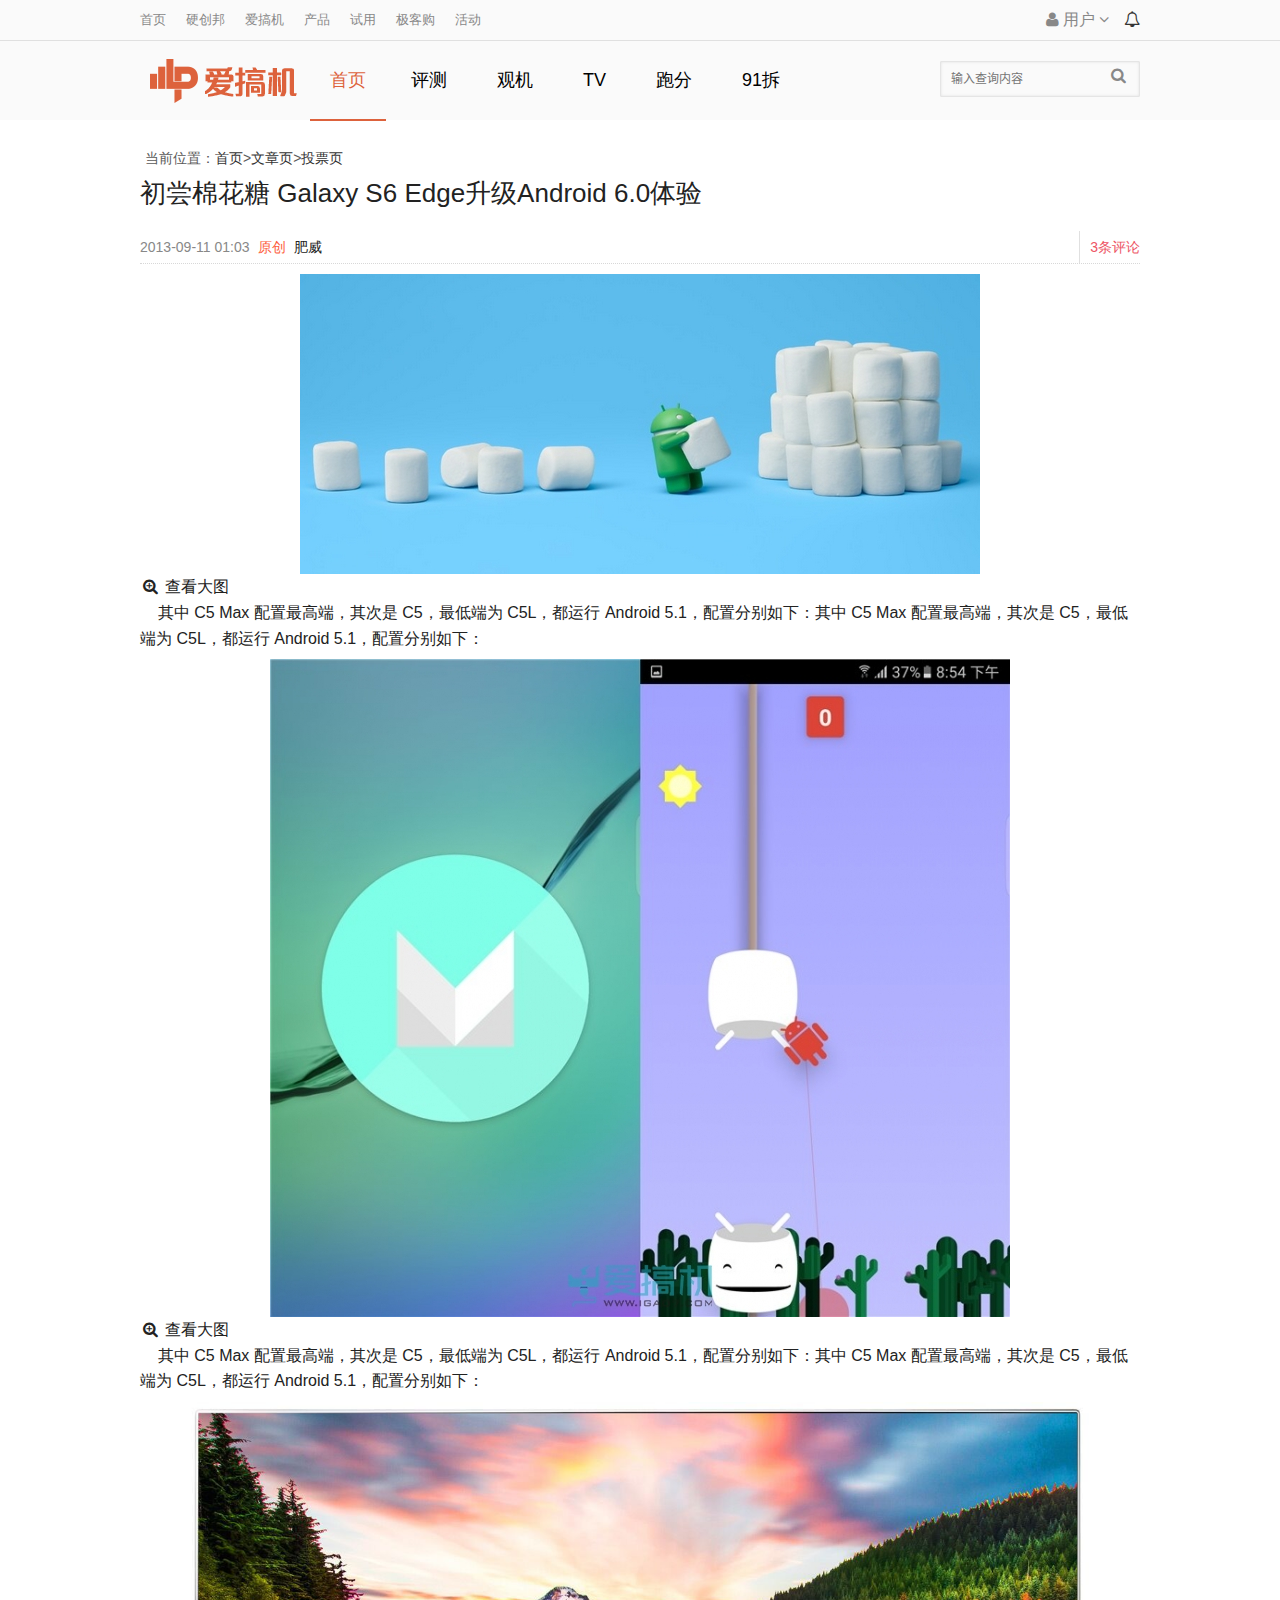
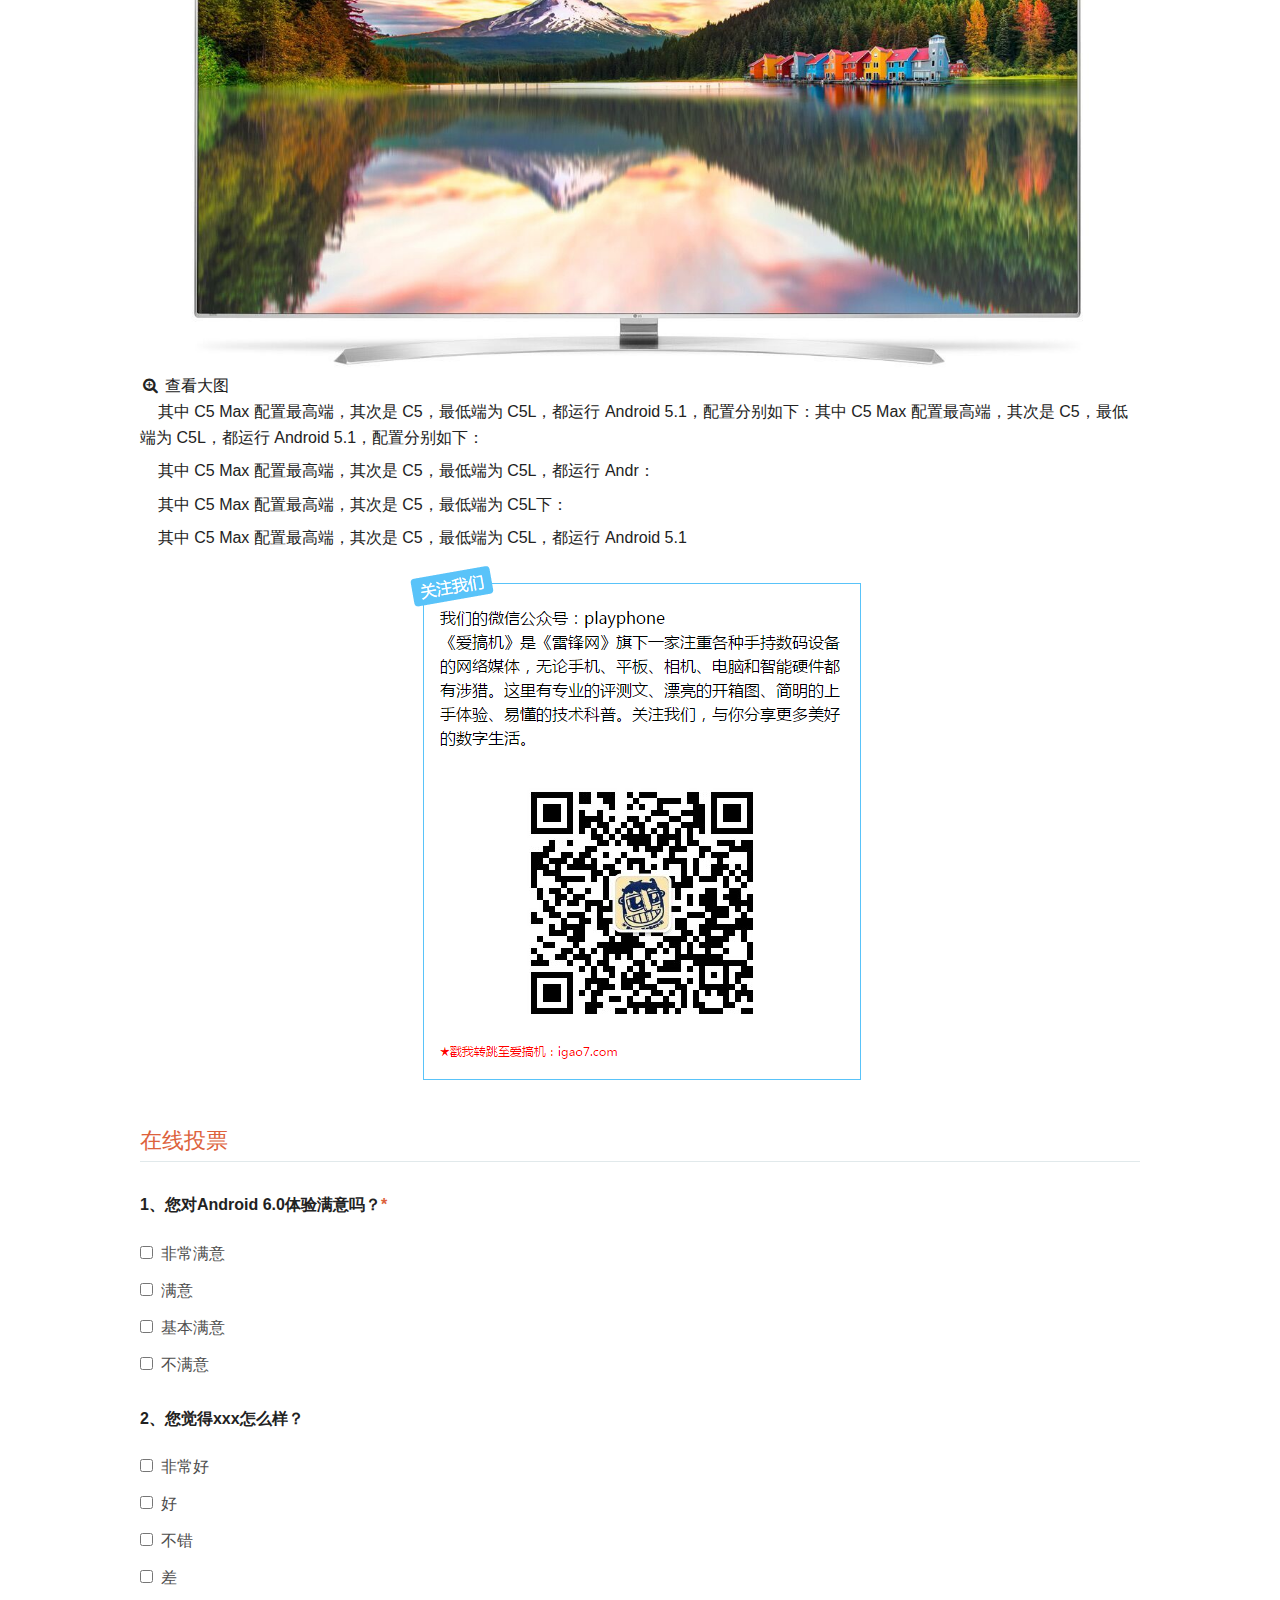
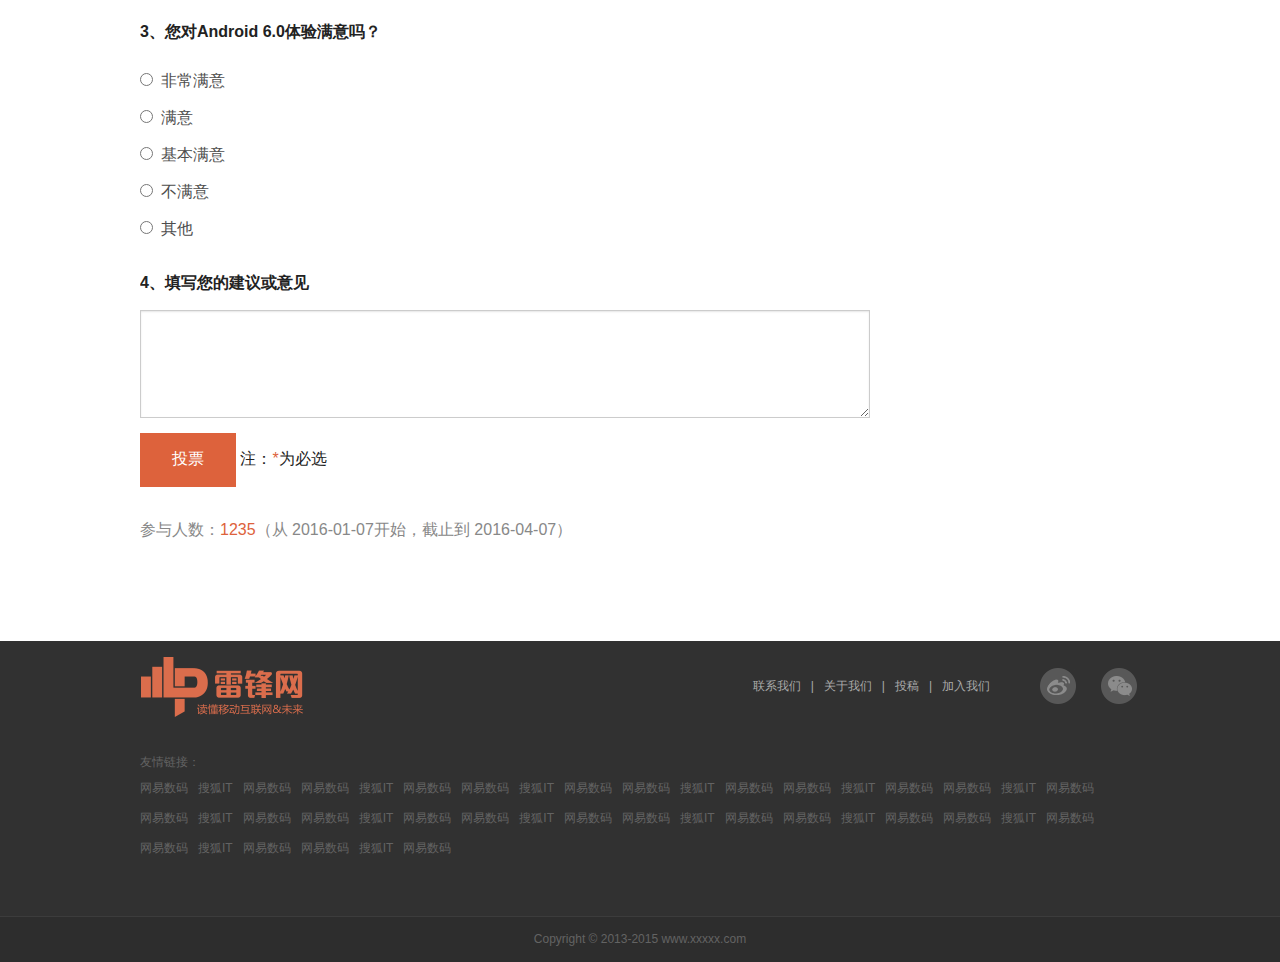
<file: articleVote.html>
<!DOCTYPE html>
<html xmlns="http://www.w3.org/1999/xhtml" xml:lang="zh" lang="zh" class="no-js">
<head>
<meta charset="UTF-8" />
<meta http-equiv="X-UA-Compatible" content="IE=edge,chrome=1"><!--PC端访问优先使用IE最新版本和Chrome-->
<meta name="viewport" content="width=device-width,initial-scale=1.0, minimum-scale=1.0, maximum-scale=1.0, user-scalable=no,minimal-ui">
<meta name="apple-mobile-web-app-title" content="">
<meta name="apple-mobile-web-app-capable" content="yes">
<meta content="telephone=no" name="format-detection">
<title>投票页</title>
<link href="style/layout.css" rel="stylesheet" type="text/css" />
<link href="style/themes.less" rel="stylesheet" type="text/less" />
<link href="style/master.css" rel="stylesheet" type="text/css" />
<link rel="stylesheet" href="style/font-awesome.min.css"/>
<!--高清组图-->
<link href="style/photoGallery.css" rel="stylesheet" type="text/css" />
<link href="style/swiper.css" rel="stylesheet" type="text/css" />

<script src="javascript/less-1.7.3.min.js"></script>
<script src="javascript/vendor/modernizr.js"></script>
<script src="javascript/vendor/jquery.js"></script>
<!--高清组图-->
<script src="javascript/jquery.js" type="text/javascript"></script>
<script src="javascript/jquery.raty.js" type="text/javascript"></script>
<script src="javascript/iscroll.js" type="text/javascript"></script>
<script src="javascript/swiper.min.js" type="text/javascript"></script>
<script src="javascript/photoGallery.js" type="text/javascript"></script>
<script src="javascript/api.js" type="text/javascript"></script>
<script src="javascript/AppendAround.js"></script><!--屏幕切换时，变换模块的位置的JS-->

</head>
<body>
<div id="layout">
<div class="wrapper" id="frame_wrapper">
  <div class="header" id="frame_header" include="include.html">
  	<div class="tool-bar tool-top" id="frame_tool_bar">
        <div class="row clearfix" id="frame_tb_row">
            <div id="frame_main_site" class="left left-toolbox">
                <div class="drop-bar" id="drop-bar1">
                	<ul>
                		<li><a href="index.html">首页</a></li>
                        <li><a href="#">硬创邦</a></li>
                        <li><a href="#">爱搞机</a></li>
                        <li><a href="#">产品</a></li>
                        <li><a href="#">试用</a></li>
                        <li><a href="#">极客购</a></li>
                        <li><a href="#">活动</a></li>
                    </ul>
                </div>
            </div>
            <div id="frame_main_site2" class="right right-toolbox hide-for-small">
            	<a href="#" class="message"><i class="fa fa-bell-o"></i></a>
            </div>
            <div class="tool-top" data-set="menu_addr_2" id="frame_tool_top">
            	<div class="dropdown right" id="dropdown">
                    <a data-dropdown="drop1" aria-controls="drop1" aria-expanded="false"><i class="fa fa-user fa-fw"></i>用户 <i class="fa fa-angle-down"></i></a>
                    <ul id="drop1" class="f-dropdown" data-dropdown-content aria-hidden="true" tabindex="-1">
                      <li><a href="#">注册</a></li>
                      <li><a href="#">登录</a></li>
                    </ul>
                </div>
            </div>
        </div>
    </div>
    <div class="row collapse" id="frame_header_row1">
      <div class="large-12" id="frame_header_col1">
        <nav class="top-bar" data-topbar role="navigation" id="frame_top_bar">
          <ul class="title-area">
            <li class="name left">
              <div class="logo"><img src="images/igao7_logo.png" alt="爱搞机"/></div>
            </li>
            <li class="user"><div class="append-aside" data-set="menu_addr_2"><!--小屏下append过来的内容在这里--></div></li>
            <li class="toggle-topbar menu-icon"><a href="#"><span></span></a></li>
          </ul>
          <section class="top-bar-section"> 
              <ul class="left">
                  <li class="active"><a href="index.html">首页</a></li>
                  <li><a href="javascript:void(0)">评测</a></li>
                  <li><a href="javascript:void(0)">观机</a></li>
                  <li><a href="javascript:void(0)">TV</a></li>
                  <li><a href="javascript:void(0)">跑分</a></li>
                  <li><a href="javascript:void(0)">91拆</a></li>
              </ul>
              <ul class="right">
                  <li class="has-form">
                    <div class="search" id="search" role="search">
                        <form >
                          <input name="" class="inp" id="topsearch" type="text" placeholder="输入查询内容" accesskey="s" title="输入查询内容" x-webkit-speech="" x-webkit-grammar="builtin:translate" lang="zh-CN">
                          <!--<span onClick="showSearch()"></span>-->
                          <i class="fa fa-2x fa-search" onClick="showSearch()" title="搜索"></i>
                        </form>
                    </div>
                  </li>
               </ul>
          </section>
          
        </nav>
      </div>
        <div id="frame_appendjs">
			<script>
			$( "#dropdown" ).appendAround();
			  
            </script>
       </div>
    </div>
  </div>
  <!--end header-->
  
  <div class="main" role="main" aria-label="主体区块" id="frame_main">
  	<div id="frame_breadcrumbs" class="row breadcrumbs clearfix"> 
       <span id="data_addr_now" class="addr_now" func="curpage"> 
            当前位置：<a href="index.html"> 首页 </a>&gt;<a href="article.html"> 文章页 </a>&gt;<a href="#"> 投票页 </a> 
       </span> 
   </div>
   <div class="row small-padding" id="frame_main_row2">
    	<div class="large-12 medium-12 small-12 columns" id="frame_main_col1" role="complementary" aria-label="左边区域">
        	<div class="article-hd" id="frame_article-hd"> 
                <h1 class="article-tit">初尝棉花糖 Galaxy S6 Edge升级Android 6.0体验</h1> 
                <div class="article-byline clearfix">
                	 <div class="article_time">2013-09-11 <span>01:03</span></div> 
                     <div class="left">
                     	<span class="article_type p-color">原创</span>
                        <span>肥威</span>
                     </div>
                     <div class="pi-comment">
                     	<a href="javascript:void(0);" class="p-color"><span>3</span><span>条评论</span></a>
                     </div>
               </div> 
           </div>
			<div class="article-con" id="frame_article-con">
            	<div class="photoGallery">
                    <ol class="pic-list">
                        <li>
                        	<div class="img-center">
                                <a>
                                    <img src="images/569b9a78023ff.jpg" alt="aaa"/>
                                </a>
                            </div>
                            <div class="example"><span class="entrance"><i class="fa fa-fw fa-search-plus"></i> 查看大图</span></div>
                            <p>&nbsp;&nbsp;&nbsp;&nbsp;其中 C5 Max 配置最高端，其次是 C5，最低端为 C5L，都运行 Android 5.1，配置分别如下：其中 C5 Max 配置最高端，其次是 C5，最低端为 C5L，都运行 Android 5.1，配置分别如下：</p>
                        </li>
                        <li>
                            <div class="img-center">
                                <a>
                                    <img src="images/569b985b80b22.jpg" alt="aaa"/>
                                </a>
                            </div>
                            <div class="example"><span class="entrance"><i class="fa fa-fw fa-search-plus"></i> 查看大图</span></div>
                            <p>&nbsp;&nbsp;&nbsp;&nbsp;其中 C5 Max 配置最高端，其次是 C5，最低端为 C5L，都运行 Android 5.1，配置分别如下：其中 C5 Max 配置最高端，其次是 C5，最低端为 C5L，都运行 Android 5.1，配置分别如下：</p>
                        </li>
                        <li>
                        	<div class="img-center">
                                <a>
                                    <img src="images/568f12acf398a.jpg" alt="aaa"/>
                                </a>
                            </div>
                            <div class="example"><span class="entrance"><i class="fa fa-fw fa-search-plus"></i> 查看大图</span></div>
                            <p>&nbsp;&nbsp;&nbsp;&nbsp;其中 C5 Max 配置最高端，其次是 C5，最低端为 C5L，都运行 Android 5.1，配置分别如下：其中 C5 Max 配置最高端，其次是 C5，最低端为 C5L，都运行 Android 5.1，配置分别如下：</p>
                            <p>&nbsp;&nbsp;&nbsp;&nbsp;其中 C5 Max 配置最高端，其次是 C5，最低端为 C5L，都运行 Andr：</p>
                            <p>&nbsp;&nbsp;&nbsp;&nbsp;其中 C5 Max 配置最高端，其次是 C5，最低端为 C5L下：</p>
                            <p>&nbsp;&nbsp;&nbsp;&nbsp;其中 C5 Max 配置最高端，其次是 C5，最低端为 C5L，都运行 Android 5.1</p>
                        </li>
                    </ol>
                    <div class="gallery contain-score" id="gallery1">
                        <div class="album">
                            <header>
                                <div class="image-head articlehead">
                                    <a href="javascript:void(0)" class="close" title="关闭"></a>
                                    <h1 class="pos-title"><a class="current-number"></a><a class="total-number"></a></h1>
                                </div>
                            </header>
                            <div class="swiper-container gallery-top" id="gallery-top1">
                                <div class="swiper-wrapper">
                                    <div class="swiper-slide">
                                        <div class="exif-info">
                                            <img data-src="images/569b9a78023ff.jpg" class="swiper-lazy">
                                            <div class="swiper-lazy-preloader swiper-lazy-preloader-white"></div>
                                            <div class="movie-text">
                                                <a href="javascript:void(0)" class="w-cc1 w-cc1-3" title="署名-非商业性使用">署名-非商业性使用</a>
                                                <a href="images/1.jpg" class="original" target="_blank" title="查看原图">查看原图></a>
                                                <h1>官员实拍黑水直排钱塘江</h1>
                                                <div class="wrapper-text">
                                                    <div id="scroller">
                                                        <p>据报道，中一在线微博得到了@浙江环保的回应："您好，您所反映的问题已关注，同时您也可拨打当地环保举报热线，并告知具体方位。"中一在线："既然你@浙江环保收到了，还要我去打你的环保热线吗？什么思路？什么工作套路？"最终，官方回应称已取样水体将加快检测。</p>
                                                    </div>
                                                </div>
                                            </div>
                                        </div>
                                    </div>
                                    <div class="swiper-slide">
                                        <div class="exif-info">
                                            <img data-src="images/569b985b80b22.jpg" class="swiper-lazy">
                                            <div class="swiper-lazy-preloader swiper-lazy-preloader-white"></div>
                                            <div class="movie-text">
                                                <a href="javascript:void(0)" class="w-cc1 w-cc1-2" title="署名-非商业性使用">署名-非商业性使用</a>
                                                <a href="images/2.jpg" class="original" target="_blank" title="查看原图">查看原图></a>
                                                <h1>官员实拍黑水直排钱塘江</h1>
                                                <div class="wrapper-text">
                                                    <div id="scroller">
                                                        <p>1962年出生的金中一，是政务微博界、司法界有名的微博达人，@中一在线粉丝数超过130万。在"叫板"环保部门同时，浙江在线记者随后拨通了金中一的电话，事情还要追溯到昨天下午。金中一和家人驱车从江东大桥(钱江九桥)进入杭州大江东产业集聚区，原计划是沿着江岸欣赏风光，然后从钱江隧道返回。"五十多年了我从没去钱塘江对岸走过。"</p>
                                                    </div>
                                                </div>
                                            </div>
                                        </div>
                                    </div>
                                    <div class="swiper-slide">
                                        <div class="exif-info">
                                            <img data-src="images/568f12acf398a.jpg" class="swiper-lazy">
                                            <div class="swiper-lazy-preloader swiper-lazy-preloader-white"></div>
                                            <div class="movie-text">
                                                <a href="javascript:void(0)" class="w-cc1 w-cc1-2" title="署名-非商业性使用">署名-非商业性使用</a>
                                                <a href="images/2.jpg" class="original" target="_blank" title="查看原图">查看原图></a>
                                                <h1>官员实拍黑水直排钱塘江</h1>
                                                <div class="wrapper-text">
                                                    <div id="scroller">
                                                        <p>1962年出生的金中一，是政务微博界、司法界有名的微博达人，@中一在线粉丝数超过130万。在"叫板"环保部门同时，浙江在线记者随后拨通了金中一的电话，事情还要追溯到昨天下午。金中一和家人驱车从江东大桥(钱江九桥)进入杭州大江东产业集聚区，原计划是沿着江岸欣赏风光，然后从钱江隧道返回。"五十多年了我从没去钱塘江对岸走过。"</p>
                                                    </div>
                                                </div>
                                            </div>
                                        </div>
                                    </div>
                                </div>
                                <div class="swiper-button-next swiper-button-white" title="下一张"></div>
                                <div class="swiper-button-prev swiper-button-white" title="上一张"></div>
                            </div>
                        </div>
                        <div class="handle-tab-wrap">
                            <div class="handle-tab">
                                <ul>
                                    <li title="评论" class="comment_list"> <a href="javascript:void(0)" class="handle-item"><i class="icon-m icon-comment-m">评论</i></a></li>
                                    <li style="z-index:10;"><a class="handle-item like" href="javascript:void(0)" title="喜欢"><i class="icon-m fa fa-fw fa-heart-o"><span></span><span></span></i></a></li>
                                    <li title="分享"> <a href="javascript:void(0)" class="handle-item handle-tab-share"><i class="icon-m icon-other-m">分享</i></a>
                                        <ul class="share-dropdown down">
                                            <li><a href="javascript:void(0)"><i class="share-icon weixin"></i><span>微信</span></a></li>
                                            <li><a href="javascript:void(0)"><i class="share-icon yixin"></i><span>易信</span></a></li>
                                            <li><a href="javascript:void(0)"><i class="share-icon sina"></i><span>新浪微博</span></a></li>
                                            <li><a href="javascript:void(0)"><i class="share-icon qzone"></i><span>QQ空间</span></a></li>
                                            <li><a href="javascript:void(0)"><i class="share-icon baidu"></i><span>百度贴吧</span></a></li>
                                            <li><a href="javascript:void(0)"><i class="share-icon reblog"></i><span>我的主页</span></a></li>
                                            <li><a href="javascript:void(0)"><i class="share-icon wangyi"></i><span>网易微博</span></a></li>
                                            <li><a href="javascript:void(0)"><i class="share-icon renren"></i><span>人人网</span></a></li>
                                            <li><a href="javascript:void(0)"><i class="share-icon tcweibo"></i><span>腾讯微博</span></a></li>
                                            <li><a href="javascript:void(0)"><i class="share-icon qq"></i><span>QQ</span></a></li>
                                            <li><a href="javascript:void(0)"><i class="share-icon souhu"></i><span>搜狐微博</span></a></li>
                                            <li><a href="javascript:void(0)"><i class="share-icon kaixin"></i><span>开心网</span></a></li>
                                        </ul>
                                    </li>
                                    <li title="图片信息"><a href="javascript:void(0)" class="handle-item handle-tab-info"><i class="icon-m icon-reproduced-m">图片信息</i></a>
                                        <div class="exif-bg info-dropdown down">
                                            <table>
                                                <tbody>
                                                    <tr>
                                                        <th>品牌</th>
                                                        <td>Canon</td>
                                                    </tr>
                                                    <tr>
                                                        <th>型号</th>
                                                        <td>Canon EOS 600D</td>
                                                    </tr>
                                                    <tr>
                                                        <th>焦距</th>
                                                        <td>50.0 mm</td>
                                                    </tr>
                                                    <tr>
                                                        <th>光圈</th>
                                                        <td>F2.2</td>
                                                    </tr>
                                                    <tr>
                                                        <th>快门速度</th>
                                                        <td>0.02 sec</td>
                                                    </tr>
                                                    <tr>
                                                        <th>ISO</th>
                                                        <td>200</td>
                                                    </tr>
                                                    <tr>
                                                        <th>曝光补偿</th>
                                                        <td>0 EV</td>
                                                    </tr>
                                                    <tr>
                                                        <th>镜头</th>
                                                        <td>
                                                            <div class="exifitm" title="EF50mm f/1.4 USM">EF50mm f/1.4 USM</div>
                                                        </td>
                                                    </tr>
                                                </tbody>
                                            </table>
                                        </div>
                                    </li>
                                </ul>
                            </div>
                        </div>
                        <div class="photo_layer">
                            <div class="figure-side">
                                <div class="figure-side-wrap">
                                    <div class="page-inner">
                                        <div class="figure-side-inner">
                                            <div class="gradebox"><b>7<sup>.5</sup></b>
                                                <p>总分：10</p>
                                                <p>我的评分：8</p>
                                            </div>
                                            <div class="image-head-back">
                                                <a href="javascript:void(0)" class="back" title="返回"></a>
                                                <h1 class="pos-title"><a class="current-number"></a><a class="total-number"></a></h1>
                                            </div>
                                            <div class="figure-side-hd">
                                                <div class="js-userinfo-ctn">
                                                    <div class="clear user">
                                                        <p class="user-img">
                                                            <a target="_blank" href="javascript:void(0)" title="黑糖"> <img width="40" height="40" src="images/head.png"> </a>
                                                        </p>
                                                        <div class="user-photo-details">
                                                            <p class="c_tx3"> <a href="javascript:void(0)" target="_blank">黑糖</a> </p>
                                                            <div class="photo-base-info">
                                                                <p class="c_tx3">2015年02月21日 09:33</p>
                                                            </div>
                                                        </div>
                                                    </div>
                                                    <div class="figure_description c_tx2">
                                                        <div class="position">我的位置：福州市鼓楼区软件大道A区15幢</div>
                                                    </div>
                                                </div>
                                            </div>
                                            <div class="mod_comments">
                                                <div class="comments_list">
                                                    <div id="wrapper">
                                                        <div id="scroller">
                                                            <div class="a-isaym2 a-isaym2-do">
                                                                <div class="m-cmt">
                                                                    <div class="a-show a-show-cmtul a-show-do">
                                                                        <div class="praise clearfix">
                                                                            <p class="clearfix"><a class="font-primary">哆啦A梦</a>、<a class="font-primary">哆啦A梦</a>等10人觉得很赞
                                                                        </div>
                                                                        <ul class="replay-list">
                                                                            <li class="clearfix">
                                                                                <a class="left"><img class="user-photo s2" src="images/pic01.jpg" title=""></a>
                                                                                <p class="clearfix">
                                                                                    <a class="font-primary">哆啦A梦</a>
                                                                                    <span class="replay-grade right ">
                                            <i class="fa fa-star"></i>
                                            <i class="fa fa-star"></i>
                                            <i class="fa fa-star"></i>
                                            <i class="fa fa-star"></i>
                                            <i class="fa fa-star-half-full"></i>
                                          </span>
                                                                                </p>
                                                                                <p class="replay-con">确实没有1好，不过承上启下之作也正常啦<a class="font-primary right">回复</a><a class="show-hover font-primary margin-r right">加黑</a></p>
                                                                                <p class="replay-con clearfix">
                                                                                    <a class="left"><img class="user-photo s2" src="images/pic02.jpg" title=""></a><span class="reply-con-list"><a class="font-primary">大雄</a>回复了<a class="font-primary">哆啦A梦</a>分分钟拜倒在女巫的降龙十八掌下<a class="font-primary right">回复</a></span></p>
                                                                                <p class="replay-con clearfix">
                                                                                    <a class="left"><img class="user-photo s2" src="images/pic01.jpg" title=""></a><span class="reply-con-list"><a class="font-primary">哆啦A梦</a>回复了<a class="font-primary">大雄</a>真好听！<a class="font-primary right">回复</a></span></p>
                                                                                <p class="replay-con clearfix">
                                                                                    <a class="left"><img class="user-photo s2" src="images/pic02.jpg" title=""></a><span class="reply-con-list"><a class="font-primary">大雄</a>回复了<a class="font-primary">哆啦A梦</a>只是为了看看特效…中间差点睡着了…<a class="font-primary right">回复</a></span></p>
                                                                                <p class="replay-con clearfix">
                                                                                    <a class="left"><img class="user-photo s2" src="images/pic01.jpg" title=""></a><span class="reply-con-list"><a class="font-primary">哆啦A梦</a>回复了<a class="font-primary">大雄</a>打的挺热闹。。。故事没看太明白！3DIMAX看的也没啥感觉了，头想靠椅背上画面就虚了。。。看的较比累。。。。<a class="font-primary right">回复</a></span></p>
                                                                            </li>
                                                                            <li class="clearfix">
                                                                                <a class="left"><img class="user-photo s2" src="images/pic01.jpg" title=""></a>
                                                                                <p class="clearfix">
                                                                                    <a class="font-primary">哆啦A梦</a>
                                                                                    <span class="replay-grade right ">
                                            <i class="fa fa-star"></i>
                                            <i class="fa fa-star"></i>
                                            <i class="fa fa-star"></i>
                                            <i class="fa fa-star-half-full"></i>
                                          </span>
                                                                                </p>
                                                                                <p class="replay-con">确实没有1好，不过承上启下之作也正常啦<a class="font-primary right">回复</a><a class="show-hover font-primary margin-r right">加黑</a></p>
                                                                                <p class="replay-con clearfix">
                                                                                    <a class="left"><img class="user-photo s2" src="images/pic02.jpg" title=""></a><span class="reply-con-list"><a class="font-primary">大雄</a>回复了<a class="font-primary">哆啦A梦</a>分分钟拜倒在女巫的降龙十八掌下<a class="font-primary right">回复</a></span></p>
                                                                                <p class="replay-con clearfix">
                                                                                    <a class="left"><img class="user-photo s2" src="images/pic01.jpg" title=""></a><span class="reply-con-list"><a class="font-primary">哆啦A梦</a>回复了<a class="font-primary">大雄</a>真好听！<a class="font-primary right">回复</a></span></p>
                                                                                <p class="replay-con clearfix">
                                                                                    <a class="left"><img class="user-photo s2" src="images/pic02.jpg" title=""></a><span class="reply-con-list"><a class="font-primary">大雄</a>回复了<a class="font-primary">哆啦A梦</a>只是为了看看特效…中间差点睡着了…<a class="font-primary right">回复</a></span></p>
                                                                                <p class="replay-con clearfix">
                                                                                    <a class="left"><img class="user-photo s2" src="images/pic01.jpg" title=""></a><span class="reply-con-list"><a class="font-primary">哆啦A梦</a>回复了<a class="font-primary">大雄</a>打的挺热闹。。。故事没看太明白！3DIMAX看的也没啥感觉了，头想靠椅背上画面就虚了。。。看的较比累。。。。<a class="font-primary right">回复</a></span></p>
                                                                            </li>
                                                                            <li class="clearfix">
                                                                                <a class="left"><img class="user-photo s2" src="images/pic01.jpg" title=""></a>
                                                                                <p class="clearfix">
                                                                                    <a class="font-primary">哆啦A梦</a>
                                                                                    <span class="replay-grade right ">
                                            <i class="fa fa-star"></i>
                                            <i class="fa fa-star"></i>
                                            <i class="fa fa-star-half-full"></i>
                                          </span>
                                                                                </p>
                                                                                <p class="replay-con">确实没有1好，不过承上启下之作也正常啦<a class="font-primary right">回复</a><a class="show-hover font-primary margin-r right">加黑</a></p>
                                                                                <p class="replay-con clearfix">
                                                                                    <a class="left"><img class="user-photo s2" src="images/pic02.jpg" title=""></a><span class="reply-con-list"><a class="font-primary">大雄</a>回复了<a class="font-primary">哆啦A梦</a>分分钟拜倒在女巫的降龙十八掌下<a class="font-primary right">回复</a></span></p>
                                                                                <p class="replay-con clearfix">
                                                                                    <a class="left"><img class="user-photo s2" src="images/pic01.jpg" title=""></a><span class="reply-con-list"><a class="font-primary">哆啦A梦</a>回复了<a class="font-primary">大雄</a>真好听！<a class="font-primary right">回复</a></span></p>
                                                                                <p class="replay-con clearfix">
                                                                                    <a class="left"><img class="user-photo s2" src="images/pic02.jpg" title=""></a><span class="reply-con-list"><a class="font-primary">大雄</a>回复了<a class="font-primary">哆啦A梦</a>只是为了看看特效…中间差点睡着了…<a class="font-primary right">回复</a></span></p>
                                                                                <p class="replay-con clearfix">
                                                                                    <a class="left"><img class="user-photo s2" src="images/pic01.jpg" title=""></a><span class="reply-con-list"><a class="font-primary">哆啦A梦</a>回复了<a class="font-primary">大雄</a>打的挺热闹。。。故事没看太明白！3DIMAX看的也没啥感觉了，头想靠椅背上画面就虚了。。。看的较比累。。。。<a class="font-primary right">回复</a></span></p>
                                                                            </li>
                                                                            <li class="clearfix">
                                                                                <a class="left"><img class="user-photo s2" src="images/pic01.jpg" title=""></a>
                                                                                <p class="clearfix">
                                                                                    <a class="font-primary">哆啦A梦</a>
                                                                                    <span class="replay-grade right ">
                                            <i class="fa fa-star"></i>
                                            <i class="fa fa-star-half-full"></i>
                                          </span>
                                                                                </p>
                                                                                <p class="replay-con">确实没有1好，不过承上启下之作也正常啦<a class="font-primary right">回复</a><a class="show-hover font-primary margin-r right">加黑</a></p>
                                                                                <p class="replay-con clearfix">
                                                                                    <a class="left"><img class="user-photo s2" src="images/pic02.jpg" title=""></a><span class="reply-con-list"><a class="font-primary">大雄</a>回复了<a class="font-primary">哆啦A梦</a>分分钟拜倒在女巫的降龙十八掌下<a class="font-primary right">回复</a></span></p>
                                                                                <p class="replay-con clearfix">
                                                                                    <a class="left"><img class="user-photo s2" src="images/pic01.jpg" title=""></a><span class="reply-con-list"><a class="font-primary">哆啦A梦</a>回复了<a class="font-primary">大雄</a>真好听！<a class="font-primary right">回复</a></span></p>
                                                                                <p class="replay-con clearfix">
                                                                                    <a class="left"><img class="user-photo s2" src="images/pic02.jpg" title=""></a><span class="reply-con-list"><a class="font-primary">大雄</a>回复了<a class="font-primary">哆啦A梦</a>只是为了看看特效…中间差点睡着了…<a class="font-primary right">回复</a></span></p>
                                                                                <p class="replay-con clearfix">
                                                                                    <a class="left"><img class="user-photo s2" src="images/pic01.jpg" title=""></a><span class="reply-con-list"><a class="font-primary">哆啦A梦</a>回复了<a class="font-primary">大雄</a>打的挺热闹。。。故事没看太明白！3DIMAX看的也没啥感觉了，头想靠椅背上画面就虚了。。。看的较比累。。。。<a class="font-primary right">回复</a></span></p>
                                                                            </li>
                                                                            <li class="clearfix">
                                                                                <a class="left"><img class="user-photo s2" src="images/pic01.jpg" title=""></a>
                                                                                <p class="clearfix">
                                                                                    <a class="font-primary">哆啦A梦</a>
                                                                                    <span class="replay-grade right ">
                                            <i class="fa fa-star-half-full"></i>
                                          </span>
                                                                                </p>
                                                                                <p class="replay-con">确实没有1好，不过承上启下之作也正常啦<a class="font-primary right">回复</a><a class="show-hover font-primary margin-r right">加黑</a></p>
                                                                                <p class="replay-con clearfix">
                                                                                    <a class="left"><img class="user-photo s2" src="images/pic02.jpg" title=""></a><span class="reply-con-list"><a class="font-primary">大雄</a>回复了<a class="font-primary">哆啦A梦</a>分分钟拜倒在女巫的降龙十八掌下<a class="font-primary right">回复</a></span></p>
                                                                                <p class="replay-con clearfix">
                                                                                    <a class="left"><img class="user-photo s2" src="images/pic01.jpg" title=""></a><span class="reply-con-list"><a class="font-primary">哆啦A梦</a>回复了<a class="font-primary">大雄</a>真好听！<a class="font-primary right">回复</a></span></p>
                                                                                <p class="replay-con clearfix">
                                                                                    <a class="left"><img class="user-photo s2" src="images/pic02.jpg" title=""></a><span class="reply-con-list"><a class="font-primary">大雄</a>回复了<a class="font-primary">哆啦A梦</a>只是为了看看特效…中间差点睡着了…<a class="font-primary right">回复</a></span></p>
                                                                                <p class="replay-con clearfix">
                                                                                    <a class="left"><img class="user-photo s2" src="images/pic01.jpg" title=""></a><span class="reply-con-list"><a class="font-primary">哆啦A梦</a>回复了<a class="font-primary">大雄</a>打的挺热闹。。。故事没看太明白！3DIMAX看的也没啥感觉了，头想靠椅背上画面就虚了。。。看的较比累。。。。<a class="font-primary right">回复</a></span></p>
                                                                            </li>
                                                                            <li class="clearfix">
                                                                                <a class="left"><img class="user-photo s2" src="images/pic01.jpg" title=""></a>
                                                                                <p class="clearfix">
                                                                                    <a class="font-primary">哆啦A梦</a>
                                                                                    <span class="replay-grade right ">
                                            <i class="fa fa-star"></i>
                                            <i class="fa fa-star"></i>
                                            <i class="fa fa-star"></i>
                                            <i class="fa fa-star"></i>
                                            <i class="fa fa-star-half-full"></i>
                                          </span>
                                                                                </p>
                                                                                <p class="replay-con">确实没有1好，不过承上启下之作也正常啦<a class="font-primary right">回复</a><a class="show-hover font-primary margin-r right">加黑</a></p>
                                                                                <p class="replay-con clearfix">
                                                                                    <a class="left"><img class="user-photo s2" src="images/pic02.jpg" title=""></a><span class="reply-con-list"><a class="font-primary">大雄</a>回复了<a class="font-primary">哆啦A梦</a>分分钟拜倒在女巫的降龙十八掌下<a class="font-primary right">回复</a></span></p>
                                                                                <p class="replay-con clearfix">
                                                                                    <a class="left"><img class="user-photo s2" src="images/pic01.jpg" title=""></a><span class="reply-con-list"><a class="font-primary">哆啦A梦</a>回复了<a class="font-primary">大雄</a>真好听！<a class="font-primary right">回复</a></span></p>
                                                                                <p class="replay-con clearfix">
                                                                                    <a class="left"><img class="user-photo s2" src="images/pic02.jpg" title=""></a><span class="reply-con-list"><a class="font-primary">大雄</a>回复了<a class="font-primary">哆啦A梦</a>只是为了看看特效…中间差点睡着了…<a class="font-primary right">回复</a></span></p>
                                                                                <p class="replay-con clearfix">
                                                                                    <a class="left"><img class="user-photo s2" src="images/pic01.jpg" title=""></a><span class="reply-con-list"><a class="font-primary">哆啦A梦</a>回复了<a class="font-primary">大雄</a>打的挺热闹。。。故事没看太明白！3DIMAX看的也没啥感觉了，头想靠椅背上画面就虚了。。。看的较比累。。。。<a class="font-primary right">回复</a></span></p>
                                                                            </li>
                                                                            <li class="clearfix">
                                                                                <a class="left"><img class="user-photo s2" src="images/pic01.jpg" title=""></a>
                                                                                <p class="clearfix">
                                                                                    <a class="font-primary">哆啦A梦</a>
                                                                                    <span class="replay-grade right ">
                                            <i class="fa fa-star"></i>
                                            <i class="fa fa-star"></i>
                                            <i class="fa fa-star"></i>
                                            <i class="fa fa-star-half-full"></i>
                                          </span>
                                                                                </p>
                                                                                <p class="replay-con">确实没有1好，不过承上启下之作也正常啦<a class="font-primary right">回复</a><a class="show-hover font-primary margin-r right">加黑</a></p>
                                                                                <p class="replay-con clearfix">
                                                                                    <a class="left"><img class="user-photo s2" src="images/pic02.jpg" title=""></a><span class="reply-con-list"><a class="font-primary">大雄</a>回复了<a class="font-primary">哆啦A梦</a>分分钟拜倒在女巫的降龙十八掌下<a class="font-primary right">回复</a></span></p>
                                                                                <p class="replay-con clearfix">
                                                                                    <a class="left"><img class="user-photo s2" src="images/pic01.jpg" title=""></a><span class="reply-con-list"><a class="font-primary">哆啦A梦</a>回复了<a class="font-primary">大雄</a>真好听！<a class="font-primary right">回复</a></span></p>
                                                                                <p class="replay-con clearfix">
                                                                                    <a class="left"><img class="user-photo s2" src="images/pic02.jpg" title=""></a><span class="reply-con-list"><a class="font-primary">大雄</a>回复了<a class="font-primary">哆啦A梦</a>只是为了看看特效…中间差点睡着了…<a class="font-primary right">回复</a></span></p>
                                                                                <p class="replay-con clearfix">
                                                                                    <a class="left"><img class="user-photo s2" src="images/pic01.jpg" title=""></a><span class="reply-con-list"><a class="font-primary">哆啦A梦</a>回复了<a class="font-primary">大雄</a>打的挺热闹。。。故事没看太明白！3DIMAX看的也没啥感觉了，头想靠椅背上画面就虚了。。。看的较比累。。。。<a class="font-primary right">回复</a></span></p>
                                                                            </li>
                                                                            <li class="clearfix">
                                                                                <a class="left"><img class="user-photo s2" src="images/pic01.jpg" title=""></a>
                                                                                <p class="clearfix">
                                                                                    <a class="font-primary">哆啦A梦</a>
                                                                                    <span class="replay-grade right ">
                                            <i class="fa fa-star"></i>
                                            <i class="fa fa-star"></i>
                                            <i class="fa fa-star-half-full"></i>
                                          </span>
                                                                                </p>
                                                                                <p class="replay-con">确实没有1好，不过承上启下之作也正常啦<a class="font-primary right">回复</a><a class="show-hover font-primary margin-r right">加黑</a></p>
                                                                                <p class="replay-con clearfix">
                                                                                    <a class="left"><img class="user-photo s2" src="images/pic02.jpg" title=""></a><span class="reply-con-list"><a class="font-primary">大雄</a>回复了<a class="font-primary">哆啦A梦</a>分分钟拜倒在女巫的降龙十八掌下<a class="font-primary right">回复</a></span></p>
                                                                                <p class="replay-con clearfix">
                                                                                    <a class="left"><img class="user-photo s2" src="images/pic01.jpg" title=""></a><span class="reply-con-list"><a class="font-primary">哆啦A梦</a>回复了<a class="font-primary">大雄</a>真好听！<a class="font-primary right">回复</a></span></p>
                                                                                <p class="replay-con clearfix">
                                                                                    <a class="left"><img class="user-photo s2" src="images/pic02.jpg" title=""></a><span class="reply-con-list"><a class="font-primary">大雄</a>回复了<a class="font-primary">哆啦A梦</a>只是为了看看特效…中间差点睡着了…<a class="font-primary right">回复</a></span></p>
                                                                                <p class="replay-con clearfix">
                                                                                    <a class="left"><img class="user-photo s2" src="images/pic01.jpg" title=""></a><span class="reply-con-list"><a class="font-primary">哆啦A梦</a>回复了<a class="font-primary">大雄</a>打的挺热闹。。。故事没看太明白！3DIMAX看的也没啥感觉了，头想靠椅背上画面就虚了。。。看的较比累。。。。<a class="font-primary right">回复</a></span></p>
                                                                            </li>
                                                                            <li class="clearfix">
                                                                                <a class="left"><img class="user-photo s2" src="images/pic01.jpg" title=""></a>
                                                                                <p class="clearfix">
                                                                                    <a class="font-primary">哆啦A梦</a>
                                                                                    <span class="replay-grade right ">
                                            <i class="fa fa-star"></i>
                                            <i class="fa fa-star-half-full"></i>
                                          </span>
                                                                                </p>
                                                                                <p class="replay-con">确实没有1好，不过承上启下之作也正常啦<a class="font-primary right">回复</a><a class="show-hover font-primary margin-r right">加黑</a></p>
                                                                                <p class="replay-con clearfix">
                                                                                    <a class="left"><img class="user-photo s2" src="images/pic02.jpg" title=""></a><span class="reply-con-list"><a class="font-primary">大雄</a>回复了<a class="font-primary">哆啦A梦</a>分分钟拜倒在女巫的降龙十八掌下<a class="font-primary right">回复</a></span></p>
                                                                                <p class="replay-con clearfix">
                                                                                    <a class="left"><img class="user-photo s2" src="images/pic01.jpg" title=""></a><span class="reply-con-list"><a class="font-primary">哆啦A梦</a>回复了<a class="font-primary">大雄</a>真好听！<a class="font-primary right">回复</a></span></p>
                                                                                <p class="replay-con clearfix">
                                                                                    <a class="left"><img class="user-photo s2" src="images/pic02.jpg" title=""></a><span class="reply-con-list"><a class="font-primary">大雄</a>回复了<a class="font-primary">哆啦A梦</a>只是为了看看特效…中间差点睡着了…<a class="font-primary right">回复</a></span></p>
                                                                                <p class="replay-con clearfix">
                                                                                    <a class="left"><img class="user-photo s2" src="images/pic01.jpg" title=""></a><span class="reply-con-list"><a class="font-primary">哆啦A梦</a>回复了<a class="font-primary">大雄</a>打的挺热闹。。。故事没看太明白！3DIMAX看的也没啥感觉了，头想靠椅背上画面就虚了。。。看的较比累。。。。<a class="font-primary right">回复</a></span></p>
                                                                            </li>
                                                                            <li class="clearfix">
                                                                                <a class="left"><img class="user-photo s2" src="images/pic01.jpg" title=""></a>
                                                                                <p class="clearfix">
                                                                                    <a class="font-primary">哆啦A梦</a>
                                                                                    <span class="replay-grade right ">
                                            <i class="fa fa-star-half-full"></i>
                                          </span>
                                                                                </p>
                                                                                <p class="replay-con">确实没有1好，不过承上启下之作也正常啦<a class="font-primary right">回复</a><a class="show-hover font-primary margin-r right">加黑</a></p>
                                                                                <p class="replay-con clearfix">
                                                                                    <a class="left"><img class="user-photo s2" src="images/pic02.jpg" title=""></a><span class="reply-con-list"><a class="font-primary">大雄</a>回复了<a class="font-primary">哆啦A梦</a>分分钟拜倒在女巫的降龙十八掌下<a class="font-primary right">回复</a></span></p>
                                                                                <p class="replay-con clearfix">
                                                                                    <a class="left"><img class="user-photo s2" src="images/pic01.jpg" title=""></a><span class="reply-con-list"><a class="font-primary">哆啦A梦</a>回复了<a class="font-primary">大雄</a>真好听！<a class="font-primary right">回复</a></span></p>
                                                                                <p class="replay-con clearfix">
                                                                                    <a class="left"><img class="user-photo s2" src="images/pic02.jpg" title=""></a><span class="reply-con-list"><a class="font-primary">大雄</a>回复了<a class="font-primary">哆啦A梦</a>只是为了看看特效…中间差点睡着了…<a class="font-primary right">回复</a></span></p>
                                                                                <p class="replay-con clearfix">
                                                                                    <a class="left"><img class="user-photo s2" src="images/pic01.jpg" title=""></a><span class="reply-con-list"><a class="font-primary">哆啦A梦</a>回复了<a class="font-primary">大雄</a>打的挺热闹。。。故事没看太明白！3DIMAX看的也没啥感觉了，头想靠椅背上画面就虚了。。。看的较比累。。。。<a class="font-primary right">回复</a></span></p>
                                                                            </li>
                                                                        </ul>
                                                                    </div>
                                                                </div>
                                                                <div class="isayi xtag" style="display:none;">
                                                                    <div class="more">
                                                                        <div class="w-load">正在载入中...</div>
                                                                    </div>
                                                                </div>
                                                                <!--<div class="isayi"><a class="w-more2 xtag" href="javascript:void(0)" onclick="aDd(this)"><span>查看更多</span></a></div>-->
                                                            </div>
                                                        </div>
                                                    </div>
                                                </div>
                                            </div>
                                        </div>
                                    </div>
                                </div>
                                <div class="figure-comment">
                                    <div class="sub-score-wrap">
                                        <div class="input-layout" contenteditable="true">
                                            <span class="placeholder">回复&nbsp;哆啦A梦：</span>二妹子应！！！
                                            <input class="placeholder hide" type="text" name="comment" placeholder="" value="二妹子应！！！">
                                        </div>
                                        <div class="sub-score">
                                            <span href="#" class="button right">提交</span>
                                            <div class="raty" id="raty-container">
                                                <div class="left">评分：</div>
                                                <div class="left" id="raty" data-number="5" data-path="images/raty"></div>
                                                <div class="raty-wrap">
                                                    <div class="left">唯美：</div>
                                                    <div class="left" id="raty1" data-number="5" data-path="images/raty"></div>
                                                    <div class="left">题材：</div>
                                                    <div class="left" id="raty2" data-number="5" data-path="images/raty"></div>
                                                    <div class="left">像素：</div>
                                                    <div class="left" id="raty3" data-number="5" data-path="images/raty"></div>
                                                </div>
                                            </div>
                                        </div>
                                    </div>
                                </div>
                            </div>
                        </div>
                    </div>
    			</div>
            	
                <div class="article-code">
                    <a href="images/56902cae67099.png"><img src="images/56902cae67099.png" alt="扫二维码加入我们"/></a>
               </div>
            </div>
            <div class="mod-rec-m1 inline_vote" id="mod_1">
                  <div class="modhead">
                    <div class="modtitle">
                      <h3><a href="#">在线投票</a></h3>
                    </div>
                  </div>
                  <div class="modcon auto_list">
                  	<form>
                    	<ul>
                        	<li>
                            	<div class="vote_title">1、您对Android 6.0体验满意吗？<span class="p-color">*</span></div>
                                  <ul class="vote_option">
                                    <li>
                                        <input id="checkbox1" type="checkbox" value="非常满意" /><label for="checkbox1">非常满意</label>
                                    </li>
                                    <li>
                                        <input id="checkbox2" type="checkbox" value="满意" /><label for="checkbox2">满意</label>
                                    </li>
                                    <li>
                                        <input id="checkbox3" type="checkbox" value="基本满意" /><label for="checkbox3">基本满意</label>
                                    </li>
                                    <li>
                                        <input id="checkbox4" type="checkbox" value="不满意" /><label for="checkbox4">不满意</label>
                                    </li>
                                  </ul>
                            </li>
                            <li>
                            	<div class="vote_title">2、您觉得xxx怎么样？</div>
                                  <ul class="vote_option">
                                    <li>
                                        <input id="checkbox5" type="checkbox" value="非常好" /><label for="checkbox5">非常好</label>
                                    </li>
                                    <li>
                                        <input id="checkbox6" type="checkbox" value="好" /><label for="checkbox6">好</label>
                                    </li>
                                    <li>
                                        <input id="checkbox7" type="checkbox" value="不错" /><label for="checkbox7">不错</label>
                                    </li>
                                    <li>
                                        <input id="checkbox8" type="checkbox" value="差" /><label for="checkbox8">差</label>
                                    </li>
                                  </ul>
                            </li>
                            <li>
                            	<div class="vote_title">3、您对Android 6.0体验满意吗？</div>
                                  <ul class="vote_option">
                                    <li>
                                        <input id="radio1" type="radio" name="x" value="非常满意" /><label for="radio1">非常满意</label>
                                    </li>
                                    <li>
                                        <input id="radio2" type="radio" name="x" value="满意" /><label for="radio2">满意</label>
                                    </li>
                                    <li>
                                        <input id="radio3" type="radio" name="x" value="基本满意" /><label for="radio3">基本满意</label>
                                    </li>
                                    <li>
                                        <input id="radio4" type="radio" name="x" value="不满意" /><label for="radio4">不满意</label>
                                    </li>
                                    <li>
                                        <input id="radio5" type="radio" name="x" value="其他" /><label for="radio5">其他</label>
                                        <input id="text1" class="v_inp" type="text" onFocus="if(value=='请输入其他内容！'){value='';this.className='v_on_inp';}" onBlur="if(value==''){value='请输入其他内容！';this.className='v_inp';}" value="请输入其他内容！" size="30" style="display:none;"/>
                                    </li>
                                  </ul>
                            </li>
                            <li>
                            	<div class="vote_title">4、填写您的建议或意见</div>
                                  <div class="clearfix">
                                    <textarea cols="120" rows="6" class="vote_textarea"></textarea>
                                  </div>
                                  <div class="clearfix vote_bt_box">
                                    <button>投票</button>
                                    <span class="vote_info" id="vote_info">注：<span class="p-color">*</span>为必选</span></div>
                                  <div class="clearfix vote_pop"> <span class="vote_txt">参与人数：<span class="vote_num p-color">1235</span>（从 2016-01-07开始，截止到 2016-04-07）</span> </div>
                            </li>
                        </ul>
                    </form>

                </div>
                </div>
        </div>
    </div>   
  </div>
  <!--end main-->
  
  <div class="footer" id="frame_footer" role="contentinfo" include="include.html">
    <div class="subnav clearfix" id="frame_footer_subnav">
       <div class="row margin-b hide-for-small clearfix" id="frame_footer_1">
          <div class="left" id="data_subnav_1"> 
            <img src="images/lph-footer-logo.png" alt="雷锋网"/>
          </div>
          <div class="right" id="data_subnav_2"> 
            <a href="#">联系我们</a><span>|</span>
            <a href="#">关于我们</a><span>|</span>
            <a href="#">投稿</a><span>|</span>
            <a href="#">加入我们</a>
            <a href="#" class="weibo"></a>
            <a href="#" class="youxiang"></a>
          </div>
       </div>
       <div class="row margin-t margin-b" id="frame_footer_2">
            <div class="link" id="frame_footer_link">
                <div class="youqing"><p class="left">友情链接：</p></div>
                <a href="#">网易数码</a><a href="#">搜狐IT</a><a href="#">网易数码</a><a href="#">网易数码</a><a href="#">搜狐IT</a><a href="#">网易数码</a><a href="#">网易数码</a><a href="#">搜狐IT</a><a href="#">网易数码</a><a href="#">网易数码</a><a href="#">搜狐IT</a><a href="#">网易数码</a><a href="#">网易数码</a><a href="#">搜狐IT</a><a href="#">网易数码</a><a href="#">网易数码</a><a href="#">搜狐IT</a><a href="#">网易数码</a><a href="#">网易数码</a><a href="#">搜狐IT</a><a href="#">网易数码</a><a href="#">网易数码</a><a href="#">搜狐IT</a><a href="#">网易数码</a><a href="#">网易数码</a><a href="#">搜狐IT</a><a href="#">网易数码</a><a href="#">网易数码</a><a href="#">搜狐IT</a><a href="#">网易数码</a><a href="#">网易数码</a><a href="#">搜狐IT</a><a href="#">网易数码</a><a href="#">网易数码</a><a href="#">搜狐IT</a><a href="#">网易数码</a><a href="#">网易数码</a><a href="#">搜狐IT</a><a href="#">网易数码</a><a href="#">网易数码</a><a href="#">搜狐IT</a><a href="#">网易数码</a>
            </div>
    	</div>
    </div>
    <!---->
    <div class="copyright" id="frame_footer_copyright">
        <div class="row" id="data_copyright"> Copyright © 2013-2015  www.xxxxx.com</div>
    </div>
  </div>
  <!--end footer--> 
  <div id="frame_go"><div class="go"><a title="返回顶部" class="gotop" id="goTop"></a> <a title="返回底部" class="gobottom" id="goBottom"></a></div></div>
  <div id="frame_javascript">
  	<div id="data_javascript">
		<script src="javascript/foundation.min.js"></script> 
        <script src="javascript/main.js"></script>
        <script src="javascript/others.js"></script>

		<script>
		  /*$('#radio5').on('focus',function(){
			  $('#text1').show();  
		  });
		  $('#radio5').on('click',function(){
		  var isChecked = $("#radio5").attr("checked");
		  alert(isChecked);
		  if(isChecked){
			 $('#text1').show(); 
		  }
		  });*/
		   $('.vote_option li input').on('click',function(){
		  var isChecked=$('input:radio:checked').val();
		  //alert(isChecked);
		  if(isChecked == '其他'){
			 $('#text1').show(); 
		  }else{
			  $('#text1').hide();
		  }
		  });
		  $(document).foundation();
		</script>
    </div>
  </div>
</div>
</div>


</body>
</html>
</file>
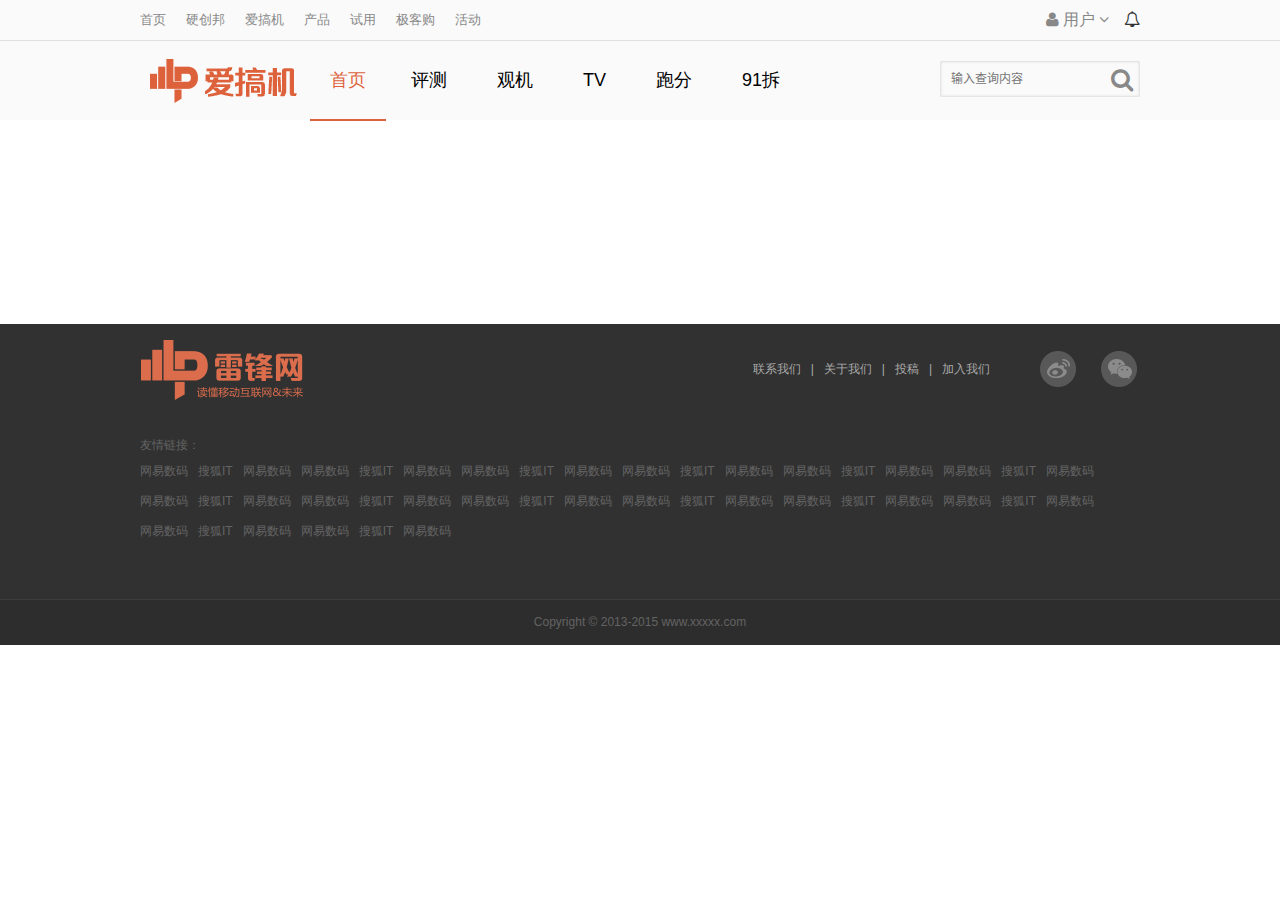
<file: include.html>
<!DOCTYPE html>
<html xmlns="http://www.w3.org/1999/xhtml" xml:lang="zh" lang="zh" class="no-js">
<head>
<meta charset="UTF-8" />
<meta http-equiv="X-UA-Compatible" content="IE=edge,chrome=1"><!--PC端访问优先使用IE最新版本和Chrome-->
<meta name="viewport" content="width=device-width,initial-scale=1.0, minimum-scale=1.0, maximum-scale=1.0, user-scalable=no,minimal-ui">
<meta name="apple-mobile-web-app-title" content="">
<meta name="apple-mobile-web-app-capable" content="yes">
<meta content="telephone=no" name="format-detection">
<title>公共页</title>
<link href="style/themes.less" rel="stylesheet" type="text/less" />
<link href="style/layout.css" rel="stylesheet" type="text/css" />
<link href="style/master.css" rel="stylesheet" type="text/css" />
<link rel="stylesheet" href="style/font-awesome.min.css"/>
<script src="javascript/less-1.7.3.min.js"></script>
<script src="javascript/vendor/modernizr.js"></script>
<script src="javascript/vendor/jquery.js"></script>
<script src="javascript/AppendAround.js"></script><!--屏幕切换时，变换模块的位置的JS-->
</head>
<body>
<div id="layout">
<div class="wrapper" id="frame_wrapper">
  <div class="header" id="frame_header" include="include.html">
  	<div class="tool-bar tool-top" id="frame_tool_bar">
        <div class="row clearfix" id="frame_tb_row">
            <div id="frame_main_site" class="left left-toolbox">
                <div class="drop-bar" id="drop-bar1">
                	<ul>
                		<li><a href="index.html">首页</a></li>
                        <li><a href="#">硬创邦</a></li>
                        <li><a href="#">爱搞机</a></li>
                        <li><a href="#">产品</a></li>
                        <li><a href="#">试用</a></li>
                        <li><a href="#">极客购</a></li>
                        <li><a href="#">活动</a></li>
                    </ul>
                </div>
            </div>
            <div id="frame_main_site2" class="right right-toolbox hide-for-small">
            	<a href="#" class="message"><i class="fa fa-bell-o"></i></a>
            </div>
            <div class="tool-top" data-set="menu_addr_2" id="frame_tool_top">
            	<div class="dropdown right" id="dropdown">
                    <a data-dropdown="drop1" aria-controls="drop1" aria-expanded="false"><i class="fa fa-user fa-fw"></i>用户 <i class="fa fa-angle-down"></i></a>
                    <ul id="drop1" class="f-dropdown" data-dropdown-content aria-hidden="true" tabindex="-1">
                      <li><a href="#">注册</a></li>
                      <li><a href="#">登录</a></li>
                    </ul>
                </div>
            </div>
        </div>
    </div>
    <div class="row collapse" id="frame_header_row1">
      <div class="large-12" id="frame_header_col1">
        <nav class="top-bar" data-topbar role="navigation" id="frame_top_bar">
          <ul class="title-area">
            <li class="name left">
              <div class="logo"><img src="images/igao7_logo.png" alt="爱搞机"/></div>
            </li>
            <li class="user"><div class="append-aside" data-set="menu_addr_2"><!--小屏下append过来的内容在这里--></div></li>
            <li class="toggle-topbar menu-icon"><a href="#"><span></span></a></li>
          </ul>
          <section class="top-bar-section"> 
              <ul class="left">
                  <li class="active"><a href="index.html">首页</a></li>
                  <li><a href="javascript:void(0)">评测</a></li>
                  <li><a href="javascript:void(0)">观机</a></li>
                  <li><a href="javascript:void(0)">TV</a></li>
                  <li><a href="javascript:void(0)">跑分</a></li>
                  <li><a href="javascript:void(0)">91拆</a></li>
              </ul>
              <ul class="right">
                  <li class="has-form">
                    <div class="search" id="search" role="search">
                        <form >
                          <input name="" class="inp" id="topsearch" type="text" placeholder="输入查询内容" accesskey="s" title="输入查询内容" x-webkit-speech="" x-webkit-grammar="builtin:translate" lang="zh-CN">
                          <!--<span onClick="showSearch()"></span>-->
                          <i class="fa fa-2x fa-search" onClick="showSearch()" title="搜索"></i>
                        </form>
                    </div>
                  </li>
               </ul>
          </section>
          
        </nav>
      </div>
        <div id="frame_appendjs">
			<script>
			$( "#dropdown" ).appendAround();
			  
            </script>
       </div>
    </div>
  </div>
  <!--end header-->
  
  <div class="main" role="main" aria-label="主体区块" id="frame_main">
  	<br><br><br><br><br><br><br>    
  </div>
  <!--end main-->
  
  <div class="footer" id="frame_footer" role="contentinfo" include="include.html">
    <div class="subnav clearfix" id="frame_footer_subnav">
       <div class="row margin-b hide-for-small clearfix" id="frame_footer_1">
          <div class="left" id="data_subnav_1"> 
            <img src="images/lph-footer-logo.png" alt="雷锋网"/>
          </div>
          <div class="right" id="data_subnav_2"> 
            <a href="#">联系我们</a><span>|</span>
            <a href="#">关于我们</a><span>|</span>
            <a href="#">投稿</a><span>|</span>
            <a href="#">加入我们</a>
            <a href="#" class="weibo"></a>
            <a href="#" class="youxiang"></a>
          </div>
       </div>
       <div class="row margin-t margin-b" id="frame_footer_2">
            <div class="link" id="frame_footer_link">
                <div class="youqing"><p class="left">友情链接：</p></div>
                <a href="#">网易数码</a><a href="#">搜狐IT</a><a href="#">网易数码</a><a href="#">网易数码</a><a href="#">搜狐IT</a><a href="#">网易数码</a><a href="#">网易数码</a><a href="#">搜狐IT</a><a href="#">网易数码</a><a href="#">网易数码</a><a href="#">搜狐IT</a><a href="#">网易数码</a><a href="#">网易数码</a><a href="#">搜狐IT</a><a href="#">网易数码</a><a href="#">网易数码</a><a href="#">搜狐IT</a><a href="#">网易数码</a><a href="#">网易数码</a><a href="#">搜狐IT</a><a href="#">网易数码</a><a href="#">网易数码</a><a href="#">搜狐IT</a><a href="#">网易数码</a><a href="#">网易数码</a><a href="#">搜狐IT</a><a href="#">网易数码</a><a href="#">网易数码</a><a href="#">搜狐IT</a><a href="#">网易数码</a><a href="#">网易数码</a><a href="#">搜狐IT</a><a href="#">网易数码</a><a href="#">网易数码</a><a href="#">搜狐IT</a><a href="#">网易数码</a><a href="#">网易数码</a><a href="#">搜狐IT</a><a href="#">网易数码</a><a href="#">网易数码</a><a href="#">搜狐IT</a><a href="#">网易数码</a>
            </div>
    	</div>
    </div>
    <!---->
    <div class="copyright" id="frame_footer_copyright">
        <div class="row" id="data_copyright"> Copyright © 2013-2015  www.xxxxx.com</div>
    </div>
  </div>
  <!--end footer--> 
  
  <div id="frame_javascript">
  	<div id="data_javascript">
		<script src="javascript/foundation.min.js"></script> 
        <script src="javascript/main.js"></script>
        <script src="javascript/others.js"></script> 
		<script>
		  $(document).foundation();
		</script>
    </div>
  </div>
</div>
</div>


</body>
</html>
</file>
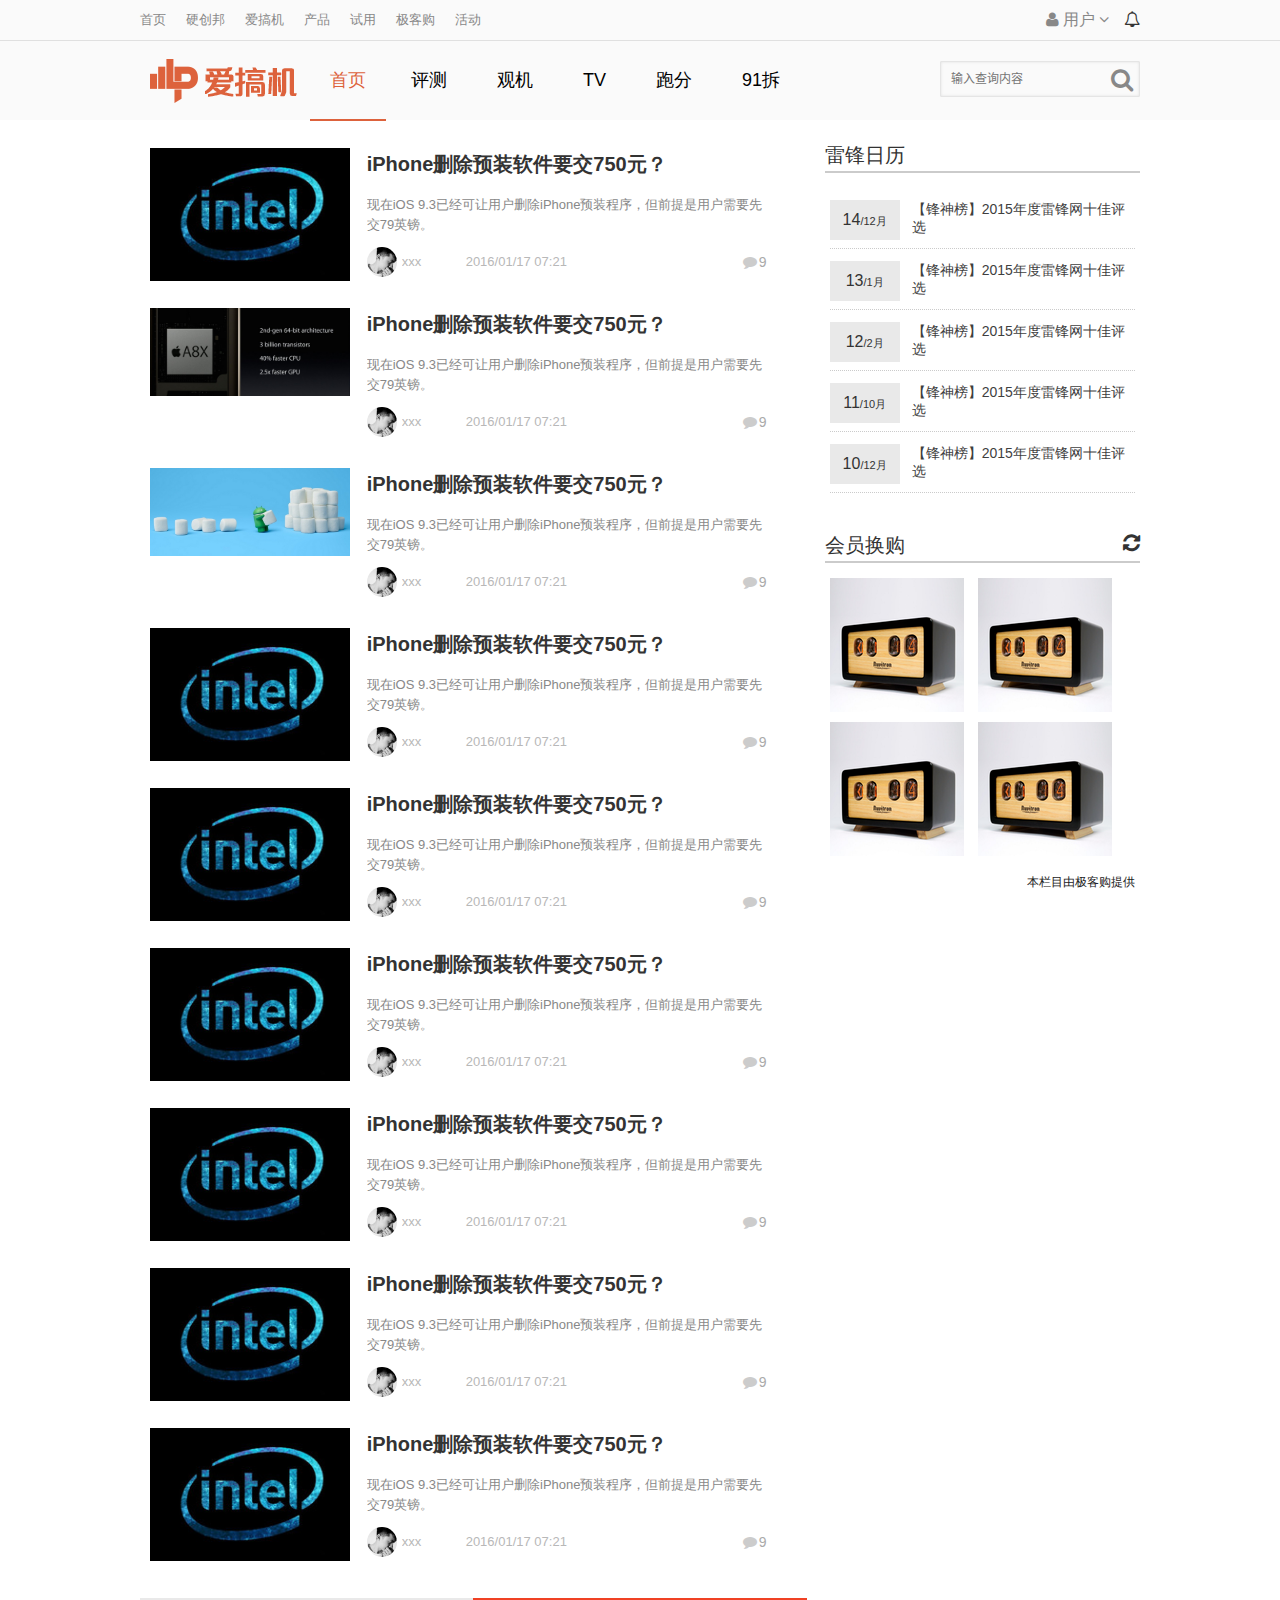
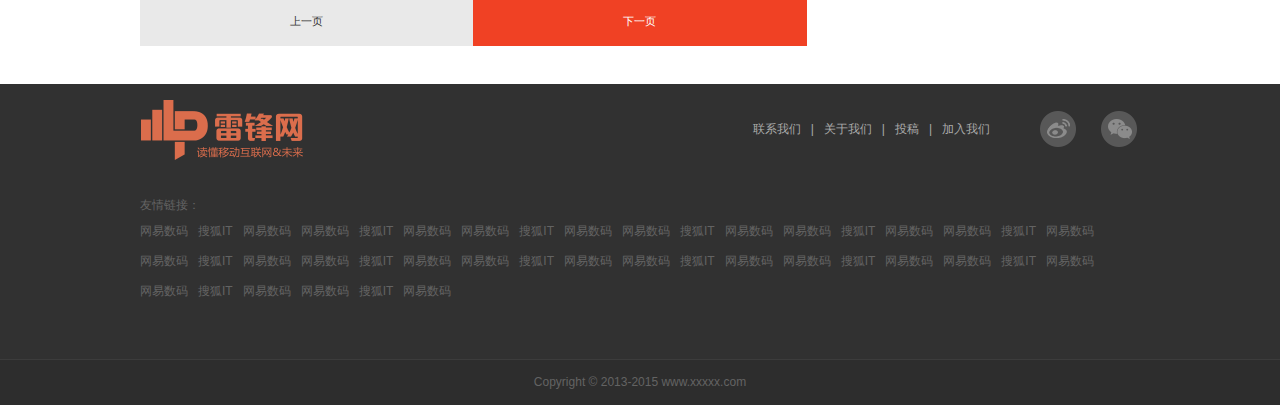
<file: list.html>
<!DOCTYPE html>
<html xmlns="http://www.w3.org/1999/xhtml" xml:lang="zh" lang="zh" class="no-js">
<head>
<meta charset="UTF-8" />
<meta http-equiv="X-UA-Compatible" content="IE=edge,chrome=1"><!--PC端访问优先使用IE最新版本和Chrome-->
<meta name="viewport" content="width=device-width,initial-scale=1.0, minimum-scale=1.0, maximum-scale=1.0, user-scalable=no,minimal-ui">
<meta name="apple-mobile-web-app-title" content="">
<meta name="apple-mobile-web-app-capable" content="yes">
<meta content="telephone=no" name="format-detection">
<title>列表页</title>
<link href="style/layout.css" rel="stylesheet" type="text/css" />
<link href="style/themes.css" rel="stylesheet" type="text/css" />
<link href="style/master.css" rel="stylesheet" type="text/css" />
<link href="style/new.css" rel="stylesheet" type="text/css" />
<link rel="stylesheet" href="style/font-awesome.min.css"/>

<script src="javascript/less-1.7.3.min.js"></script>
<script src="javascript/vendor/modernizr.js"></script>
<script src="javascript/vendor/jquery.js"></script>
<script src="javascript/AppendAround.js"></script><!--屏幕切换时，变换模块的位置的JS-->
</head>
<body>
<div id="layout">
<div class="wrapper" id="frame_wrapper">
  <div class="header" id="frame_header" include="include.html">
  	<div class="tool-bar tool-top" id="frame_tool_bar">
        <div class="row clearfix" id="frame_tb_row">
            <div id="frame_main_site" class="left left-toolbox">
                <div class="drop-bar" id="drop-bar1">
                	<ul>
                		<li><a href="index.html">首页</a></li>
                        <li><a href="#">硬创邦</a></li>
                        <li><a href="#">爱搞机</a></li>
                        <li><a href="#">产品</a></li>
                        <li><a href="#">试用</a></li>
                        <li><a href="#">极客购</a></li>
                        <li><a href="#">活动</a></li>
                    </ul>
                </div>
            </div>
            <div id="frame_main_site2" class="right right-toolbox hide-for-small">
            	<a href="#" class="message"><i class="fa fa-bell-o"></i></a>
            </div>
            <div class="tool-top" data-set="menu_addr_2" id="frame_tool_top">
            	<div class="dropdown right" id="dropdown">
                    <a data-dropdown="drop1" aria-controls="drop1" aria-expanded="false"><i class="fa fa-user fa-fw"></i>用户 <i class="fa fa-angle-down"></i></a>
                    <ul id="drop1" class="f-dropdown" data-dropdown-content aria-hidden="true" tabindex="-1">
                      <li><a href="#">注册</a></li>
                      <li><a href="#">登录</a></li>
                    </ul>
                </div>
            </div>
        </div>
    </div>
    <div class="row collapse" id="frame_header_row1">
      <div class="large-12" id="frame_header_col1">
        <nav class="top-bar" data-topbar role="navigation" id="frame_top_bar">
          <ul class="title-area">
            <li class="name left">
              <div class="logo"><img src="images/igao7_logo.png" alt="爱搞机"/></div>
            </li>
            <li class="user"><div class="append-aside" data-set="menu_addr_2"><!--小屏下append过来的内容在这里--></div></li>
            <li class="toggle-topbar menu-icon"><a href="#"><span></span></a></li>
          </ul>
          <section class="top-bar-section"> 
              <ul class="left">
                  <li class="active"><a href="index.html">首页</a></li>
                  <li><a href="javascript:void(0)">评测</a></li>
                  <li><a href="javascript:void(0)">观机</a></li>
                  <li><a href="javascript:void(0)">TV</a></li>
                  <li><a href="javascript:void(0)">跑分</a></li>
                  <li><a href="javascript:void(0)">91拆</a></li>
              </ul>
              <ul class="right">
                  <li class="has-form">
                    <div class="search" id="search" role="search">
                        <form >
                          <input name="" class="inp" id="topsearch" type="text" placeholder="输入查询内容" accesskey="s" title="输入查询内容" x-webkit-speech="" x-webkit-grammar="builtin:translate" lang="zh-CN">
                          <!--<span onClick="showSearch()"></span>-->
                          <i class="fa fa-2x fa-search" onClick="showSearch()" title="搜索"></i>
                        </form>
                    </div>
                  </li>
               </ul>
          </section>
          
        </nav>
      </div>
        <div id="frame_appendjs">
			<script>
			$( "#dropdown" ).appendAround();
			  
            </script>
       </div>
    </div>
  </div>
  <!--end header-->
  
  <div class="main" role="main" aria-label="主体区块" id="frame_main">
   <div class="row" id="frame_main_row2">
    	<div class="large-8 medium-12 small-12 columns" id="frame_main_col1" role="complementary" aria-label="左边区域">
        	<div class="mod-list" id="frame_modlist">
                <div class="list-box" id="frame_listbox">
                	<div class="auto_list" id="data_autolist_1">
                    <ul class="title">
                      <li> 
                          <div class="userpre">
                            <div class="list_img"><img src="images/5699cfb2e6105.jpg" class="avatar_img" alt="iPhone"></div>
                            <div class="list_title"><a href="article.html">iPhone删除预装软件要交750元？</a></div>
                            <div class="list_des"><span>现在iOS 9.3已经可让用户删除iPhone预装程序，但前提是用户需要先交79英镑。</span></div>
                            <div class="user-info">
                              <div class="aut">
                              	<a href="#"><img src="images/55dfc4a38f126_100_100.jpg" alt="xxx"/></a>
                                <span>xxx</span>
                              </div>
                              <div class="cmt"><a href="#"><i class="fa fa-comment fa-fw"></i><span>9</span></a></div>
                              <div class="list_time"><span>2016/01/17</span><span class="s_hide"> 07:21</span></div>
                            </div>
                        </div> 
                      </li>
                      <li> 
                          <div class="userpre">
                            <div class="list_img"><img src="images/3.jpg" class="avatar_img" alt="iPhone"></div>
                            <div class="list_title"><a href="article.html">iPhone删除预装软件要交750元？</a></div>
                            <div class="list_des"><span>现在iOS 9.3已经可让用户删除iPhone预装程序，但前提是用户需要先交79英镑。</span></div>
                            <div class="user-info">
                              <div class="aut">
                              	<a href="#"><img src="images/55dfc4a38f126_100_100.jpg" alt="xxx"/></a>
                                <span>xxx</span>
                              </div>
                              <div class="cmt"><a href="#"><i class="fa fa-comment fa-fw"></i><span>9</span></a></div>
                              <div class="list_time"><span>2016/01/17</span><span class="s_hide"> 07:21</span></div>
                            </div>
                        </div> 
                      </li>
                      <li> 
                          <div class="userpre">
                            <div class="list_img"><img src="images/569b9a78023ff.jpg" class="avatar_img" alt="iPhone"></div>
                            <div class="list_title"><a href="article.html">iPhone删除预装软件要交750元？</a></div>
                            <div class="list_des"><span>现在iOS 9.3已经可让用户删除iPhone预装程序，但前提是用户需要先交79英镑。</span></div>
                            <div class="user-info">
                              <div class="aut">
                              	<a href="#"><img src="images/55dfc4a38f126_100_100.jpg" alt="xxx"/></a>
                                <span>xxx</span>
                              </div>
                              <div class="cmt"><a href="#"><i class="fa fa-comment fa-fw"></i><span>9</span></a></div>
                              <div class="list_time"><span>2016/01/17</span><span class="s_hide"> 07:21</span></div>
                            </div>
                        </div> 
                      </li>
                      <li> 
                          <div class="userpre">
                            <div class="list_img"><img src="images/5699cfb2e6105.jpg" class="avatar_img" alt="iPhone"></div>
                            <div class="list_title"><a href="article.html">iPhone删除预装软件要交750元？</a></div>
                            <div class="list_des"><span>现在iOS 9.3已经可让用户删除iPhone预装程序，但前提是用户需要先交79英镑。</span></div>
                            <div class="user-info">
                              <div class="aut">
                              	<a href="#"><img src="images/55dfc4a38f126_100_100.jpg" alt="xxx"/></a>
                                <span>xxx</span>
                              </div>
                              <div class="cmt"><a href="#"><i class="fa fa-comment fa-fw"></i><span>9</span></a></div>
                              <div class="list_time"><span>2016/01/17</span><span class="s_hide"> 07:21</span></div>
                            </div>
                        </div> 
                      </li>
                      <li> 
                          <div class="userpre">
                            <div class="list_img"><img src="images/5699cfb2e6105.jpg" class="avatar_img" alt="iPhone"></div>
                            <div class="list_title"><a href="article.html">iPhone删除预装软件要交750元？</a></div>
                            <div class="list_des"><span>现在iOS 9.3已经可让用户删除iPhone预装程序，但前提是用户需要先交79英镑。</span></div>
                            <div class="user-info">
                              <div class="aut">
                              	<a href="#"><img src="images/55dfc4a38f126_100_100.jpg" alt="xxx"/></a>
                                <span>xxx</span>
                              </div>
                              <div class="cmt"><a href="#"><i class="fa fa-comment fa-fw"></i><span>9</span></a></div>
                              <div class="list_time"><span>2016/01/17</span><span class="s_hide"> 07:21</span></div>
                            </div>
                        </div> 
                      </li>
                      <li> 
                          <div class="userpre">
                            <div class="list_img"><img src="images/5699cfb2e6105.jpg" class="avatar_img" alt="iPhone"></div>
                            <div class="list_title"><a href="article.html">iPhone删除预装软件要交750元？</a></div>
                            <div class="list_des"><span>现在iOS 9.3已经可让用户删除iPhone预装程序，但前提是用户需要先交79英镑。</span></div>
                            <div class="user-info">
                              <div class="aut">
                              	<a href="#"><img src="images/55dfc4a38f126_100_100.jpg" alt="xxx"/></a>
                                <span>xxx</span>
                              </div>
                              <div class="cmt"><a href="#"><i class="fa fa-comment fa-fw"></i><span>9</span></a></div>
                              <div class="list_time"><span>2016/01/17</span><span class="s_hide"> 07:21</span></div>
                            </div>
                        </div> 
                      </li>
                      <li> 
                          <div class="userpre">
                            <div class="list_img"><img src="images/5699cfb2e6105.jpg" class="avatar_img" alt="iPhone"></div>
                            <div class="list_title"><a href="article.html">iPhone删除预装软件要交750元？</a></div>
                            <div class="list_des"><span>现在iOS 9.3已经可让用户删除iPhone预装程序，但前提是用户需要先交79英镑。</span></div>
                            <div class="user-info">
                              <div class="aut">
                              	<a href="#"><img src="images/55dfc4a38f126_100_100.jpg" alt="xxx"/></a>
                                <span>xxx</span>
                              </div>
                              <div class="cmt"><a href="#"><i class="fa fa-comment fa-fw"></i><span>9</span></a></div>
                              <div class="list_time"><span>2016/01/17</span><span class="s_hide"> 07:21</span></div>
                            </div>
                        </div> 
                      </li>
                      <li> 
                          <div class="userpre">
                            <div class="list_img"><img src="images/5699cfb2e6105.jpg" class="avatar_img" alt="iPhone"></div>
                            <div class="list_title"><a href="article.html">iPhone删除预装软件要交750元？</a></div>
                            <div class="list_des"><span>现在iOS 9.3已经可让用户删除iPhone预装程序，但前提是用户需要先交79英镑。</span></div>
                            <div class="user-info">
                              <div class="aut">
                              	<a href="#"><img src="images/55dfc4a38f126_100_100.jpg" alt="xxx"/></a>
                                <span>xxx</span>
                              </div>
                              <div class="cmt"><a href="#"><i class="fa fa-comment fa-fw"></i><span>9</span></a></div>
                              <div class="list_time"><span>2016/01/17</span><span class="s_hide"> 07:21</span></div>
                            </div>
                        </div> 
                      </li>
                      <li> 
                          <div class="userpre">
                            <div class="list_img"><img src="images/5699cfb2e6105.jpg" class="avatar_img" alt="iPhone"></div>
                            <div class="list_title"><a href="article.html">iPhone删除预装软件要交750元？</a></div>
                            <div class="list_des"><span>现在iOS 9.3已经可让用户删除iPhone预装程序，但前提是用户需要先交79英镑。</span></div>
                            <div class="user-info">
                              <div class="aut">
                              	<a href="#"><img src="images/55dfc4a38f126_100_100.jpg" alt="xxx"/></a>
                                <span>xxx</span>
                              </div>
                              <div class="cmt"><a href="#"><i class="fa fa-comment fa-fw"></i><span>9</span></a></div>
                              <div class="list_time"><span>2016/01/17</span><span class="s_hide"> 07:21</span></div>
                            </div>
                        </div> 
                      </li>
                    </ul>
                    </div>
                </div>
                <div class="topic-footer footer-btn clearfix" id="frame_topic_footer">
                    <div class="row" id="frame_topic_row1">
                        <div class="large-6 medium-6 small-6 columns" id="frame_topic_col1">
                            <div class="button secondary expand">上一页</div>
                        </div>
                        <div class="large-6 medium-6 small-6 columns" id="frame_topic_col2">
                            <div class="button alert expand">下一页</div>
                        </div>
                    </div>
                </div>
            </div>
        </div>
        <div class="large-4 medium-12 small-12 columns" id="frame_main_col2" role="complementary" aria-label="右边区域">
        	<aside id="frame_aside">
        	<div id="frame_user_login_info" class="right-box">
            	<div class="large-12 medium-6 small-12 columns medium-padding-r" id="frame_r1">
                <div class="mod-rec-m2 calc" id="mod_1">
                  <div class="modhead">
                    <div class="modtitle">
                      <h3><a href="#">雷锋日历</a></h3>
                    </div>
                  </div>
                  <div class="modcon auto_list">
                  	<ul>
                    	<li>
                            <div class="label secondary"><span class="r">14</span>/<span class="y">12月</span></div>
                        	<a href="#">
                                <div class="title"><span>【锋神榜】2015年度雷锋网十佳评选</span></div>
                            </a>
                        </li>
                        <li>
                            <div class="label secondary"><span class="r">13</span>/<span class="y">1月</span></div>
                        	<a href="#">
                                <div class="title"><span>【锋神榜】2015年度雷锋网十佳评选</span></div>
                            </a>
                        </li>
                        <li>
                            <div class="label secondary"><span class="r">12</span>/<span class="y">2月</span></div>
                        	<a href="#">
                                <div class="title"><span>【锋神榜】2015年度雷锋网十佳评选</span></div>
                            </a>
                        </li>
                        <li>
                            <div class="label secondary"><span class="r">11</span>/<span class="y">10月</span></div>
                        	<a href="#">
                                <div class="title"><span>【锋神榜】2015年度雷锋网十佳评选</span></div>
                            </a>
                        </li>
                        <li>
                            <div class="label secondary"><span class="r">10</span>/<span class="y">12月</span></div>
                        	<a href="#">
                                <div class="title"><span>【锋神榜】2015年度雷锋网十佳评选</span></div>
                            </a>
                        </li>
                    </ul>
                  </div>
                </div>
                </div>
                <div class="large-12 medium-6 small-12 columns medium-padding-l" id="frame_r2">
                <div class="mod-rec-m2 vip" id="mod_2">
                  <div class="modhead">
                    <div class="modtitle">
                      <h3><a href="#" class="left">会员换购</a></h3>
                    </div>
                    <div class="modmore">
                    	<a href="javascript:;"><i class="fa fa-refresh" id="reflash"></i></a>
                    </div>
                  </div>
                  <div class="modcon auto_list">
                  	<ul class="change_1">
                    	<li class="img-mar">
                        	<a href="#">
                            	<img src="images/563b17af898e8.png" alt="1"/>
                            </a>
                        </li>
                        <li>
                        	<a href="#">
                            	<img src="images/563b17af898e8.png" alt="2"/>
                            </a>
                        </li>
                        <li class="img-mar">
                        	<a href="#">
                            	<img src="images/563b17af898e8.png" alt="3"/>
                            </a>
                        </li>
                        <li>
                        	<a href="#">
                            	<img src="images/563b17af898e8.png" alt="4"/>
                            </a>
                        </li>
                    </ul>
                    <ul class="change_2">
                    	<li class="img-mar">
                        	<a href="#">
                            	<img src="images/5699cfb2e6105.jpg" alt="1"/>
                            </a>
                        </li>
                        <li>
                        	<a href="#">
                            	<img src="images/5699cfb2e6105.jpg" alt="2"/>
                            </a>
                        </li>
                        <li class="img-mar">
                        	<a href="#">
                            	<img src="images/5699cfb2e6105.jpg" alt="3"/>
                            </a>
                        </li>
                        <li>
                        	<a href="#">
                            	<img src="images/5699cfb2e6105.jpg" alt="4"/>
                            </a>
                        </li>
                    </ul>
                    <div class="tg"><span>本栏目由极客购提供</span></div>
                  </div>
                </div>
                </div>
            </div>
            
        </aside>
        </div>
    </div>   
  </div>
  <!--end main-->
  
  <div class="footer" id="frame_footer" role="contentinfo" include="include.html">
    <div class="subnav clearfix" id="frame_footer_subnav">
       <div class="row margin-b hide-for-small clearfix" id="frame_footer_1">
          <div class="left" id="data_subnav_1"> 
            <img src="images/lph-footer-logo.png" alt="雷锋网"/>
          </div>
          <div class="right" id="data_subnav_2"> 
            <a href="#">联系我们</a><span>|</span>
            <a href="#">关于我们</a><span>|</span>
            <a href="#">投稿</a><span>|</span>
            <a href="#">加入我们</a>
            <a href="#" class="weibo"></a>
            <a href="#" class="youxiang"></a>
          </div>
       </div>
       <div class="row margin-t margin-b" id="frame_footer_2">
            <div class="link" id="frame_footer_link">
                <div class="youqing"><p class="left">友情链接：</p></div>
                <a href="#">网易数码</a><a href="#">搜狐IT</a><a href="#">网易数码</a><a href="#">网易数码</a><a href="#">搜狐IT</a><a href="#">网易数码</a><a href="#">网易数码</a><a href="#">搜狐IT</a><a href="#">网易数码</a><a href="#">网易数码</a><a href="#">搜狐IT</a><a href="#">网易数码</a><a href="#">网易数码</a><a href="#">搜狐IT</a><a href="#">网易数码</a><a href="#">网易数码</a><a href="#">搜狐IT</a><a href="#">网易数码</a><a href="#">网易数码</a><a href="#">搜狐IT</a><a href="#">网易数码</a><a href="#">网易数码</a><a href="#">搜狐IT</a><a href="#">网易数码</a><a href="#">网易数码</a><a href="#">搜狐IT</a><a href="#">网易数码</a><a href="#">网易数码</a><a href="#">搜狐IT</a><a href="#">网易数码</a><a href="#">网易数码</a><a href="#">搜狐IT</a><a href="#">网易数码</a><a href="#">网易数码</a><a href="#">搜狐IT</a><a href="#">网易数码</a><a href="#">网易数码</a><a href="#">搜狐IT</a><a href="#">网易数码</a><a href="#">网易数码</a><a href="#">搜狐IT</a><a href="#">网易数码</a>
            </div>
    	</div>
    </div>
    <!---->
    <div class="copyright" id="frame_footer_copyright">
        <div class="row" id="data_copyright"> Copyright © 2013-2015  www.xxxxx.com</div>
    </div>
  </div>
  <!--end footer--> 
  <div id="frame_go"><div class="go"><a title="返回顶部" class="gotop" id="goTop"></a> <a title="返回底部" class="gobottom" id="goBottom"></a></div></div>
  <div id="frame_javascript">
  	<div id="data_javascript">
		<script src="javascript/foundation.min.js"></script> 
        <script src="javascript/main.js"></script>
        <script src="javascript/others.js"></script>

		<script>
		  $('#reflash').on('click',function(){
			  $('.change_1').toggle();
			  $('.change_2').toggle();  
		  });
		  $(document).foundation();
		</script>
    </div>
  </div>
</div>
</div>


</body>
</html>
</file>
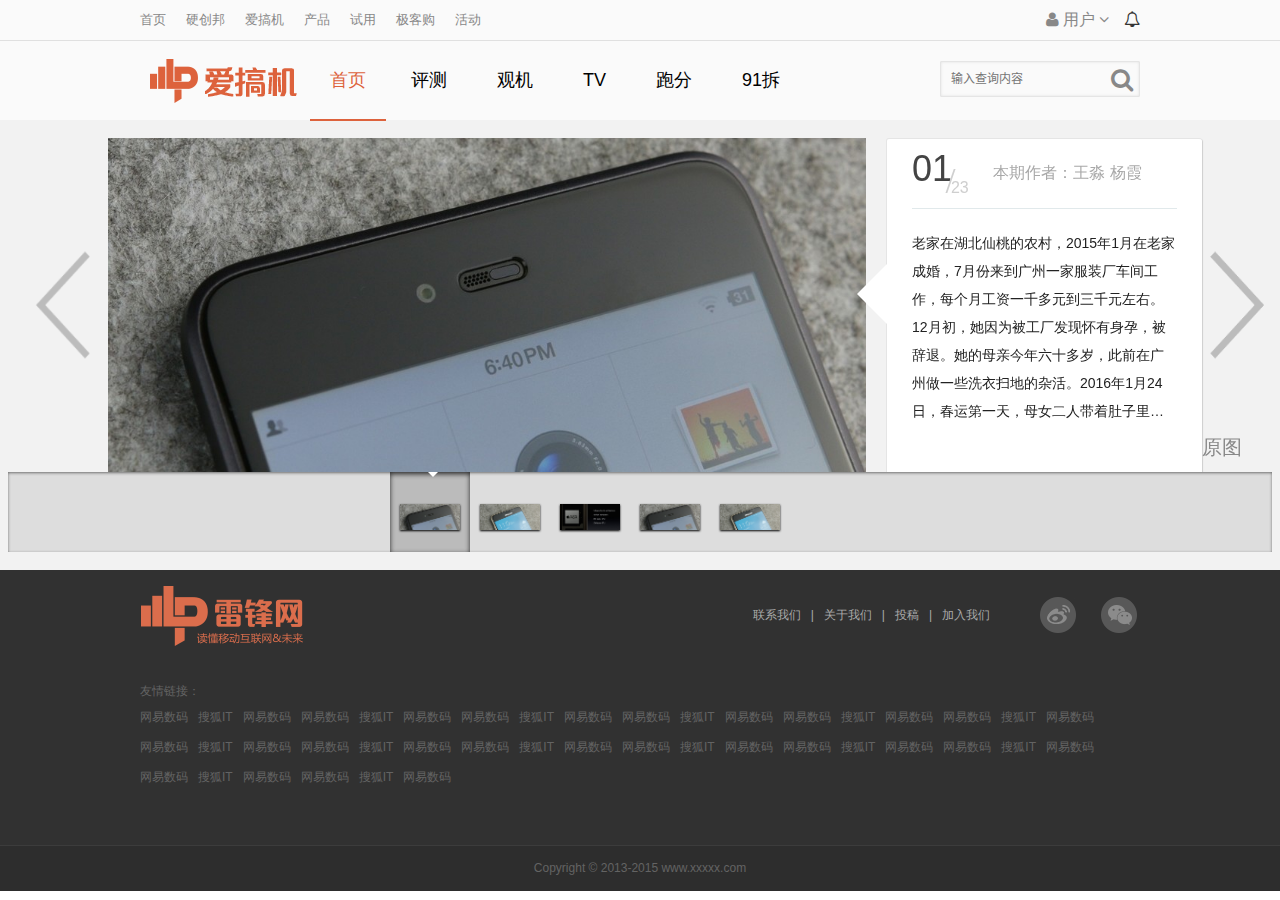
<file: pic_article.html>
<!DOCTYPE html>
<html xmlns="http://www.w3.org/1999/xhtml" xml:lang="zh" lang="zh" class="no-js">
<head>
<meta charset="UTF-8" />
<meta http-equiv="X-UA-Compatible" content="IE=edge,chrome=1"><!--PC端访问优先使用IE最新版本和Chrome-->
<meta name="viewport" content="width=device-width,initial-scale=1.0, minimum-scale=1.0, maximum-scale=1.0, user-scalable=no,minimal-ui">
<meta name="apple-mobile-web-app-title" content="">
<meta name="apple-mobile-web-app-capable" content="yes">
<meta content="telephone=no" name="format-detection">
<title>图片文章页</title>
<link href="style/themes.less" rel="stylesheet" type="text/less" />
<link href="style/layout.css" rel="stylesheet" type="text/css" />
<link href="style/master.css" rel="stylesheet" type="text/css" />
<link rel="stylesheet" href="style/font-awesome.min.css"/>
<!--焦点图css-->
<link rel="stylesheet" href="style/swiper-thumbs.css">

<script src="javascript/less-1.7.3.min.js"></script>
<script src="javascript/vendor/modernizr.js"></script>
<script src="javascript/vendor/jquery.js"></script>
<script src="javascript/AppendAround.js"></script><!--屏幕切换时，变换模块的位置的JS-->

</head>
<body>
<div id="layout">
<div class="wrapper" id="frame_wrapper">
  <div class="header" id="frame_header" include="include.html">
  	<div class="tool-bar tool-top" id="frame_tool_bar">
        <div class="row clearfix" id="frame_tb_row">
            <div id="frame_main_site" class="left left-toolbox">
                <div class="drop-bar" id="drop-bar1">
                	<ul>
                		<li><a href="index.html">首页</a></li>
                        <li><a href="#">硬创邦</a></li>
                        <li><a href="#">爱搞机</a></li>
                        <li><a href="#">产品</a></li>
                        <li><a href="#">试用</a></li>
                        <li><a href="#">极客购</a></li>
                        <li><a href="#">活动</a></li>
                    </ul>
                </div>
            </div>
            <div id="frame_main_site2" class="right right-toolbox hide-for-small">
            	<a href="#" class="message"><i class="fa fa-bell-o"></i></a>
            </div>
            <div class="tool-top" data-set="menu_addr_2" id="frame_tool_top">
            	<div class="dropdown right" id="dropdown">
                    <a data-dropdown="drop1" aria-controls="drop1" aria-expanded="false"><i class="fa fa-user fa-fw"></i>用户 <i class="fa fa-angle-down"></i></a>
                    <ul id="drop1" class="f-dropdown" data-dropdown-content aria-hidden="true" tabindex="-1">
                      <li><a href="#">注册</a></li>
                      <li><a href="#">登录</a></li>
                    </ul>
                </div>
            </div>
        </div>
    </div>
    <div class="row collapse" id="frame_header_row1">
      <div class="large-12" id="frame_header_col1">
        <nav class="top-bar" data-topbar role="navigation" id="frame_top_bar">
          <ul class="title-area">
            <li class="name left">
              <div class="logo"><img src="images/igao7_logo.png" alt="爱搞机"/></div>
            </li>
            <li class="user"><div class="append-aside" data-set="menu_addr_2"><!--小屏下append过来的内容在这里--></div></li>
            <li class="toggle-topbar menu-icon"><a href="#"><span></span></a></li>
          </ul>
          <section class="top-bar-section"> 
              <ul class="left">
                  <li class="active"><a href="index.html">首页</a></li>
                  <li><a href="javascript:void(0)">评测</a></li>
                  <li><a href="javascript:void(0)">观机</a></li>
                  <li><a href="javascript:void(0)">TV</a></li>
                  <li><a href="javascript:void(0)">跑分</a></li>
                  <li><a href="javascript:void(0)">91拆</a></li>
              </ul>
              <ul class="right">
                  <li class="has-form">
                    <div class="search" id="search" role="search">
                        <form >
                          <input name="" class="inp" id="topsearch" type="text" placeholder="输入查询内容" accesskey="s" title="输入查询内容" x-webkit-speech="" x-webkit-grammar="builtin:translate" lang="zh-CN">
                          <!--<span onClick="showSearch()"></span>-->
                          <i class="fa fa-2x fa-search" onClick="showSearch()" title="搜索"></i>
                        </form>
                    </div>
                  </li>
               </ul>
          </section>
          
        </nav>
      </div>
        <div id="frame_appendjs">
			<script>
			$( "#dropdown" ).appendAround();
			  
            </script>
       </div>
    </div>
  </div>
  <!--end header-->
  
  <div class="main index_main" role="main" aria-label="主体区块" id="frame_main">
  	<div class="swiper-container" id="frame_swiper-container2">
        <div id="frame_a">
            <a class="arrow-left" href="javascript:void(0)"></a>
            <a class="arrow-right" href="javascript:void(0)"></a>
        </div>
        <div class="swiper-content" id="frame_swiper-content">
            <div class="swiper-wrapper" id="frame_swiper-wraper">
                <div class="swiper-slide" id="frame_swiper-slide_1">
                    <div class="inner">
                        <a href="images/1.jpg" target="_blank" title="图片1">查看原图</a>
                        <img class="movie-pic" src="images/1.jpg" alt=""/>
                    </div>
                    <div class="mod-rec-m1 pic_article" id="mod_1">
                          <div class="modhead">
                            <div class="modtitle">
                              <span class="no">01</span>
                              <span class="mark">/</span>
                              <span class="sum">23</span>
                              <span class="author">本期作者：王淼 杨霞</span>
                            </div>
                          </div>
                          <div class="modcon auto_list">
                            <p>老家在湖北仙桃的农村，2015年1月在老家成婚，7月份来到广州一家服装厂车间工作，每个月工资一千多元到三千元左右。12月初，她因为被工厂发现怀有身孕，被辞退。她的母亲今年六十多岁，此前在广州做一些洗衣扫地的杂活。2016年1月24日，春运第一天，母女二人带着肚子里尚未出世的孩子一起回老家准备过年。（大楚网 王淼/图 杨霞/文）</p>
                            <span></span>
                          </div>
                        </div>
                </div>
                <div class="swiper-slide" id="frame_swiper-slide_2">
                    <div class="inner">
                        <a href="images/2.jpg" title="图片2">查看原图</a>
                        <img class="movie-pic" src="images/2.jpg" alt=""/>
                    </div>
                    <div class="mod-rec-m1 pic_article" id="mod_2">
                          <div class="modhead">
                            <div class="modtitle">
                              <span class="no">02</span>
                              <span class="mark">/</span>
                              <span class="sum">23</span>
                              <span class="author">本期作者：王淼 杨霞</span>
                            </div>
                          </div>
                          <div class="modcon auto_list">
                            <p>老家在湖北仙桃的农村，2015年1月在老家成婚，7月份来到广州一家服装厂车间工作，每个月工资一千多元到三千元左右。12月初，她因为被工厂发现怀有身孕，被辞退。她的母亲今年六十多岁，此前在广州做一些洗衣扫地的杂活。2016年1月24日，春运第一天，母女二人带着肚子里尚未出世的孩子一起回老家准备过年。（大楚网 王淼/图 杨霞/文）</p>
                            <span></span>
                          </div>
                        </div>
                </div>
                <div class="swiper-slide" id="frame_swiper-slide_3">
                    <div class="inner">
                        <a href="images/3.jpg" title="图片3">查看原图</a>
                        <img class="movie-pic" src="images/3.jpg" alt=""/>
                    </div>
                    <div class="mod-rec-m1 pic_article" id="mod_3">
                          <div class="modhead">
                            <div class="modtitle">
                              <span class="no">03</span>
                              <span class="mark">/</span>
                              <span class="sum">23</span>
                              <span class="author">本期作者：王淼 杨霞</span>
                            </div>
                          </div>
                          <div class="modcon auto_list">
                            <p>老家在湖北仙桃的农村，2015年1月在老家成婚，7月份来到广州一家服装厂车间工作，每个月工资一千多元到三千元左右。12月初，她因为被工厂发现怀有身孕，被辞退。她的母亲今年六十多岁，此前在广州做一些洗衣扫地的杂活。2016年1月24日，春运第一天，母女二人带着肚子里尚未出世的孩子一起回老家准备过年。（大楚网 王淼/图 杨霞/文）</p>
                            <span></span>
                          </div>
                        </div>
                </div>
                <div class="swiper-slide" id="frame_swiper-slide_4">
                    <div class="inner">
                        <a href="images/1.jpg" target="_blank" title="图片1">查看原图</a>
                        <img class="movie-pic" src="images/1.jpg" alt=""/>
                    </div>
                    <div class="mod-rec-m1 pic_article" id="mod_4">
                          <div class="modhead">
                            <div class="modtitle">
                              <span class="no">04</span>
                              <span class="mark">/</span>
                              <span class="sum">23</span>
                              <span class="author">本期作者：王淼 杨霞</span>
                            </div>
                          </div>
                          <div class="modcon auto_list">
                            <p>老家在湖北仙桃的农村，2015年1月在老家成婚，7月份来到广州一家服装厂车间工作，每个月工资一千多元到三千元左右。12月初，她因为被工厂发现怀有身孕，被辞退。她的母亲今年六十多岁，此前在广州做一些洗衣扫地的杂活。2016年1月24日，春运第一天，母女二人带着肚子里尚未出世的孩子一起回老家准备过年。（大楚网 王淼/图 杨霞/文）</p>
                            <span></span>
                          </div>
                        </div>
                </div>
                <div class="swiper-slide" id="frame_swiper-slide_5">
                    <div class="inner">
                        <a href="images/2.jpg" target="_blank" title="图片2">查看原图</a>
                        <img class="movie-pic" src="images/2.jpg" alt=""/>
                    </div>
                    <div class="mod-rec-m1 pic_article" id="mod_5">
                          <div class="modhead">
                            <div class="modtitle">
                              <span class="no">05</span>
                              <span class="mark">/</span>
                              <span class="sum">23</span>
                              <span class="author">本期作者：王淼 杨霞</span>
                            </div>
                          </div>
                          <div class="modcon auto_list">
                            <p>老家在湖北仙桃的农村，2015年1月在老家成婚，7月份来到广州一家服装厂车间工作，每个月工资一千多元到三千元左右。12月初，她因为被工厂发现怀有身孕，被辞退。她的母亲今年六十多岁，此前在广州做一些洗衣扫地的杂活。2016年1月24日，春运第一天，母女二人带着肚子里尚未出世的孩子一起回老家准备过年。（大楚网 王淼/图 杨霞/文）</p>
                            <span></span>
                          </div>
                        </div>
                </div>
            </div>
        </div>
        <div class="swiper-nav" id="frame_swiper-nav">
            <div class="swiper-wrapper">
                <div class="swiper-slide active-nav">
                    <span class="angle"></span>
                    <img num="1" src="images/1.jpg" alt=""/>
                </div>
                <div class="swiper-slide">
                    <span class="angle"></span>
                    <img num="2" src="images/2.jpg" alt=""/>
                </div>
                <div class="swiper-slide">
                    <span class="angle"></span>
                    <img num="3" src="images/3.jpg" alt=""/>
                </div>
                <div class="swiper-slide">
                    <span class="angle"></span>
                    <img num="4" src="images/1.jpg" alt=""/>
                </div>
                <div class="swiper-slide">
                    <span class="angle"></span>
                    <img num="5" src="images/2.jpg" alt=""/>
                </div>
            </div> 
        </div>
	</div> 
  </div>
  <!--end main-->
  
  <div class="footer" id="frame_footer" role="contentinfo" include="include.html">
    <div class="subnav clearfix" id="frame_footer_subnav">
       <div class="row margin-b hide-for-small clearfix" id="frame_footer_1">
          <div class="left" id="data_subnav_1"> 
            <img src="images/lph-footer-logo.png" alt="雷锋网"/>
          </div>
          <div class="right" id="data_subnav_2"> 
            <a href="#">联系我们</a><span>|</span>
            <a href="#">关于我们</a><span>|</span>
            <a href="#">投稿</a><span>|</span>
            <a href="#">加入我们</a>
            <a href="#" class="weibo"></a>
            <a href="#" class="youxiang"></a>
          </div>
       </div>
       <div class="row margin-t margin-b" id="frame_footer_2">
            <div class="link" id="frame_footer_link">
                <div class="youqing"><p class="left">友情链接：</p></div>
                <a href="#">网易数码</a><a href="#">搜狐IT</a><a href="#">网易数码</a><a href="#">网易数码</a><a href="#">搜狐IT</a><a href="#">网易数码</a><a href="#">网易数码</a><a href="#">搜狐IT</a><a href="#">网易数码</a><a href="#">网易数码</a><a href="#">搜狐IT</a><a href="#">网易数码</a><a href="#">网易数码</a><a href="#">搜狐IT</a><a href="#">网易数码</a><a href="#">网易数码</a><a href="#">搜狐IT</a><a href="#">网易数码</a><a href="#">网易数码</a><a href="#">搜狐IT</a><a href="#">网易数码</a><a href="#">网易数码</a><a href="#">搜狐IT</a><a href="#">网易数码</a><a href="#">网易数码</a><a href="#">搜狐IT</a><a href="#">网易数码</a><a href="#">网易数码</a><a href="#">搜狐IT</a><a href="#">网易数码</a><a href="#">网易数码</a><a href="#">搜狐IT</a><a href="#">网易数码</a><a href="#">网易数码</a><a href="#">搜狐IT</a><a href="#">网易数码</a><a href="#">网易数码</a><a href="#">搜狐IT</a><a href="#">网易数码</a><a href="#">网易数码</a><a href="#">搜狐IT</a><a href="#">网易数码</a>
            </div>
    	</div>
    </div>
    <!---->
    <div class="copyright" id="frame_footer_copyright">
        <div class="row" id="data_copyright"> Copyright © 2013-2015  www.xxxxx.com</div>
    </div>
  </div>
  <!--end footer--> 
  
  <div id="frame_javascript">
  	<div id="data_javascript">
        <script src="javascript/main.js"></script>
        <script src="javascript/others.js"></script>
        <!--焦点图js-->
        <script src="javascript/jquery.min.js"></script>
		<script src="javascript/idangerous.swiper-2.0.min.js"></script>
        <script src="javascript/swiper-thumbs.js"></script>
		<script src="javascript/foundation.min.js"></script> 
		<script>
		  $("#frame_swiper-container2").swiperThumbs({
				direction : 'horizontal'
			});
		  $(document).foundation();
		</script>
    </div>
  </div>
</div>
</div>


</body>
</html>
</file>
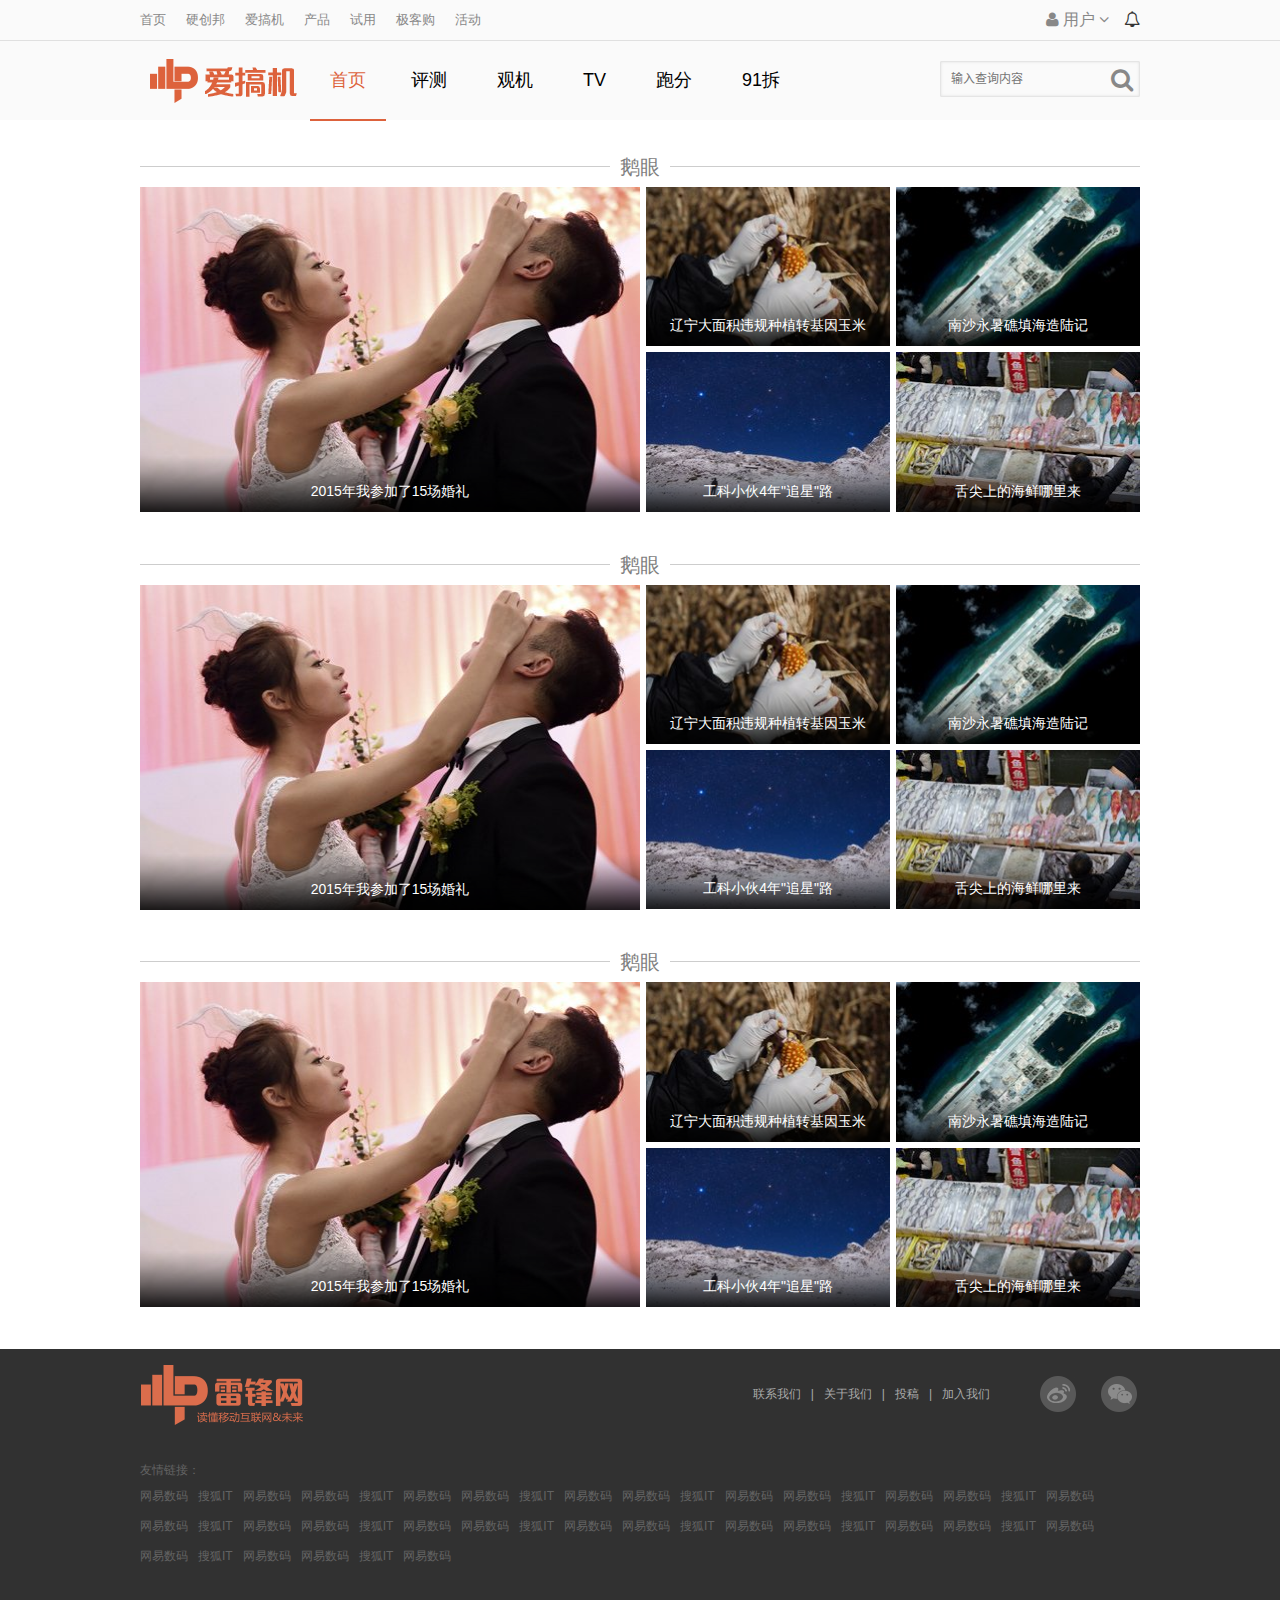
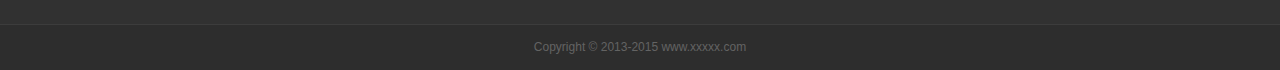
<file: picList.html>
<!DOCTYPE html>
<html xmlns="http://www.w3.org/1999/xhtml" xml:lang="zh" lang="zh" class="no-js">
<head>
<meta charset="UTF-8" />
<meta http-equiv="X-UA-Compatible" content="IE=edge,chrome=1"><!--PC端访问优先使用IE最新版本和Chrome-->
<meta name="viewport" content="width=device-width,initial-scale=1.0, minimum-scale=1.0, maximum-scale=1.0, user-scalable=no,minimal-ui">
<meta name="apple-mobile-web-app-title" content="">
<meta name="apple-mobile-web-app-capable" content="yes">
<meta content="telephone=no" name="format-detection">
<title>图片列表页</title>
<link href="style/themes.less" rel="stylesheet" type="text/less" />
<link href="style/layout.css" rel="stylesheet" type="text/css" />
<link href="style/master.css" rel="stylesheet" type="text/css" />
<link href="style/new.css" rel="stylesheet" type="text/css" />
<link rel="stylesheet" href="style/font-awesome.min.css"/>
<script src="javascript/less-1.7.3.min.js"></script>
<script src="javascript/vendor/modernizr.js"></script>
<script src="javascript/vendor/jquery.js"></script>
<script src="javascript/AppendAround.js"></script><!--屏幕切换时，变换模块的位置的JS-->
</head>
<body>
<div id="layout">
<div class="wrapper" id="frame_wrapper">
  <div class="header" id="frame_header" include="include.html">
  	<div class="tool-bar tool-top" id="frame_tool_bar">
        <div class="row clearfix" id="frame_tb_row">
            <div id="frame_main_site" class="left left-toolbox">
                <div class="drop-bar" id="drop-bar1">
                	<ul>
                		<li><a href="index.html">首页</a></li>
                        <li><a href="#">硬创邦</a></li>
                        <li><a href="#">爱搞机</a></li>
                        <li><a href="#">产品</a></li>
                        <li><a href="#">试用</a></li>
                        <li><a href="#">极客购</a></li>
                        <li><a href="#">活动</a></li>
                    </ul>
                </div>
            </div>
            <div id="frame_main_site2" class="right right-toolbox hide-for-small">
            	<a href="#" class="message"><i class="fa fa-bell-o"></i></a>
            </div>
            <div class="tool-top" data-set="menu_addr_2" id="frame_tool_top">
            	<div class="dropdown right" id="dropdown">
                    <a data-dropdown="drop1" aria-controls="drop1" aria-expanded="false"><i class="fa fa-user fa-fw"></i>用户 <i class="fa fa-angle-down"></i></a>
                    <ul id="drop1" class="f-dropdown" data-dropdown-content aria-hidden="true" tabindex="-1">
                      <li><a href="#">注册</a></li>
                      <li><a href="#">登录</a></li>
                    </ul>
                </div>
            </div>
        </div>
    </div>
    <div class="row collapse" id="frame_header_row1">
      <div class="large-12" id="frame_header_col1">
        <nav class="top-bar" data-topbar role="navigation" id="frame_top_bar">
          <ul class="title-area">
            <li class="name left">
              <div class="logo"><img src="images/igao7_logo.png" alt="爱搞机"/></div>
            </li>
            <li class="user"><div class="append-aside" data-set="menu_addr_2"><!--小屏下append过来的内容在这里--></div></li>
            <li class="toggle-topbar menu-icon"><a href="#"><span></span></a></li>
          </ul>
          <section class="top-bar-section"> 
              <ul class="left">
                  <li class="active"><a href="index.html">首页</a></li>
                  <li><a href="javascript:void(0)">评测</a></li>
                  <li><a href="javascript:void(0)">观机</a></li>
                  <li><a href="javascript:void(0)">TV</a></li>
                  <li><a href="javascript:void(0)">跑分</a></li>
                  <li><a href="javascript:void(0)">91拆</a></li>
              </ul>
              <ul class="right">
                  <li class="has-form">
                    <div class="search" id="search" role="search">
                        <form >
                          <input name="" class="inp" id="topsearch" type="text" placeholder="输入查询内容" accesskey="s" title="输入查询内容" x-webkit-speech="" x-webkit-grammar="builtin:translate" lang="zh-CN">
                          <!--<span onClick="showSearch()"></span>-->
                          <i class="fa fa-2x fa-search" onClick="showSearch()" title="搜索"></i>
                        </form>
                    </div>
                  </li>
               </ul>
          </section>
          
        </nav>
      </div>
        <div id="frame_appendjs">
			<script>
			$( "#dropdown" ).appendAround();
			  
            </script>
       </div>
    </div>
  </div>
  <!--end header-->
  
  <div class="main" role="main" aria-label="主体区块" id="frame_main">
  	<div class="row small-padding" id="frame_row_1">
    	<div class="columns large-12 picList" id="frame_picList_1">
        	<div class="topic-box" id="data_topic-box1">
                <div class="topic-head">
                	<div class="topic-title">
                    	<h2>鹅眼</h2>
                    </div>
                </div>
                <div class="topic-con">
                	<div class="row">
                    	<div class="columns large-6 medium-12 small-12">
                        	<a href="pic_article.html"><img src="images/130565745.jpg" alt="2015年我参加了15场婚礼"/></a>
                            <div class="tip"><span>2015年我参加了15场婚礼</span></div>
                        </div>
                        <div class="columns large-6 medium-12 small-12">
                        	<ul class="small-block-grid-1 medium-block-grid-2 large-block-grid-2" data-equalizer="foo">
                                <li>
                                	<img src="images/130565897.jpg" alt="辽宁大面积违规种植转基因玉米"/>
                                    <div class="tip"><span>辽宁大面积违规种植转基因玉米</span></div>
                                </li>
                                <li>
                                	<img src="images/130565961.jpg" alt="南沙永暑礁填海造陆记"/>
                                    <div class="tip"><span>南沙永暑礁填海造陆记</span></div>
                                </li>
                            </ul>
                            <ul class="small-block-grid-1 medium-block-grid-2 large-block-grid-2" data-equalizer="foo">
                                <li>
                                	<img src="images/130566043.jpg" alt="工科小伙4年'追星'路"/>
                                    <div class="tip"><span>工科小伙4年"追星"路</span></div>
                                </li>
                                <li>
                                	<img src="images/130566152.jpg" alt="舌尖上的海鲜哪里来"/>
                                    <div class="tip"><span>舌尖上的海鲜哪里来</span></div>
                                </li>
                            </ul>
                        </div>
                    </div>
                </div>
                <div class="topic-footer">
                    <div class="btn-more"><a href="list.html" title="查看更多图片">查看更多</a></div>
                </div>
            </div>
        </div>
    </div>   
    <div class="row small-padding" id="frame_row_2">
    	<div class="columns large-12 picList" id="frame_picList_2">
        	<div class="topic-box" id="data_topic-box2">
                <div class="topic-head">
                	<div class="topic-title">
                    	<h2>鹅眼</h2>
                    </div>
                </div>
                <div class="topic-con">
                	<div class="row">
                    	<div class="columns large-6 medium-12 small-12">
                        	<img src="images/130565745.jpg" alt="2015年我参加了15场婚礼"/>
                            <div class="tip"><span>2015年我参加了15场婚礼</span></div>
                        </div>
                        <div class="columns large-6 medium-12 small-12">
                        	<ul class="small-block-grid-1 medium-block-grid-2 large-block-grid-2" data-equalizer="foo">
                                <li>
                                	<img src="images/130565897.jpg" alt="辽宁大面积违规种植转基因玉米"/>
                                    <div class="tip"><span>辽宁大面积违规种植转基因玉米</span></div>
                                </li>
                                <li>
                                	<img src="images/130565961.jpg" alt="南沙永暑礁填海造陆记"/>
                                    <div class="tip"><span>南沙永暑礁填海造陆记</span></div>
                                </li>
                            </ul>
                            <ul class="small-block-grid-1 medium-block-grid-2 large-block-grid-2" data-equalizer="foo">
                                <li>
                                	<img src="images/130566043.jpg" alt="工科小伙4年'追星'路"/>
                                    <div class="tip"><span>工科小伙4年"追星"路</span></div>
                                </li>
                                <li>
                                	<img src="images/130566152.jpg" alt="舌尖上的海鲜哪里来"/>
                                    <div class="tip"><span>舌尖上的海鲜哪里来</span></div>
                                </li>
                            </ul>
                        </div>
                    </div>
                </div>
                <div class="topic-footer">
                    <div class="btn-more"><a href="list.html" title="查看更多图片">查看更多</a></div>
                </div>
            </div>
        </div>
    </div>
    <div class="row small-padding" id="frame_row_3">
    	<div class="columns large-12 picList" id="frame_picList_3">
        	<div class="topic-box" id="data_topic-box3">
                <div class="topic-head">
                	<div class="topic-title">
                    	<h2>鹅眼</h2>
                    </div>
                </div>
                <div class="topic-con">
                	<div class="row">
                    	<div class="columns large-6 medium-12 small-12">
                        	<a href="pic_article.html"><img src="images/130565745.jpg" alt="2015年我参加了15场婚礼"/></a>
                            <div class="tip"><span>2015年我参加了15场婚礼</span></div>
                        </div>
                        <div class="columns large-6 medium-12 small-12">
                        	<ul class="small-block-grid-1 medium-block-grid-2 large-block-grid-2" data-equalizer="foo">
                                <li>
                                	<img src="images/130565897.jpg" alt="辽宁大面积违规种植转基因玉米"/>
                                    <div class="tip"><span>辽宁大面积违规种植转基因玉米</span></div>
                                </li>
                                <li>
                                	<img src="images/130565961.jpg" alt="南沙永暑礁填海造陆记"/>
                                    <div class="tip"><span>南沙永暑礁填海造陆记</span></div>
                                </li>
                            </ul>
                            <ul class="small-block-grid-1 medium-block-grid-2 large-block-grid-2" data-equalizer="foo">
                                <li>
                                	<img src="images/130566043.jpg" alt="工科小伙4年'追星'路"/>
                                    <div class="tip"><span>工科小伙4年"追星"路</span></div>
                                </li>
                                <li>
                                	<img src="images/130566152.jpg" alt="舌尖上的海鲜哪里来"/>
                                    <div class="tip"><span>舌尖上的海鲜哪里来</span></div>
                                </li>
                            </ul>
                        </div>
                    </div>
                </div>
                <div class="topic-footer">
                    <div class="btn-more"><a href="list.html" title="查看更多图片">查看更多</a></div>
                </div>
            </div>
        </div>
    </div> 
  </div>
  <!--end main-->
  
  <div class="footer" id="frame_footer" role="contentinfo" include="include.html">
    <div class="subnav clearfix" id="frame_footer_subnav">
       <div class="row margin-b hide-for-small clearfix" id="frame_footer_1">
          <div class="left" id="data_subnav_1"> 
            <img src="images/lph-footer-logo.png" alt="雷锋网"/>
          </div>
          <div class="right" id="data_subnav_2"> 
            <a href="#">联系我们</a><span>|</span>
            <a href="#">关于我们</a><span>|</span>
            <a href="#">投稿</a><span>|</span>
            <a href="#">加入我们</a>
            <a href="#" class="weibo"></a>
            <a href="#" class="youxiang"></a>
          </div>
       </div>
       <div class="row margin-t margin-b" id="frame_footer_2">
            <div class="link" id="frame_footer_link">
                <div class="youqing"><p class="left">友情链接：</p></div>
                <a href="#">网易数码</a><a href="#">搜狐IT</a><a href="#">网易数码</a><a href="#">网易数码</a><a href="#">搜狐IT</a><a href="#">网易数码</a><a href="#">网易数码</a><a href="#">搜狐IT</a><a href="#">网易数码</a><a href="#">网易数码</a><a href="#">搜狐IT</a><a href="#">网易数码</a><a href="#">网易数码</a><a href="#">搜狐IT</a><a href="#">网易数码</a><a href="#">网易数码</a><a href="#">搜狐IT</a><a href="#">网易数码</a><a href="#">网易数码</a><a href="#">搜狐IT</a><a href="#">网易数码</a><a href="#">网易数码</a><a href="#">搜狐IT</a><a href="#">网易数码</a><a href="#">网易数码</a><a href="#">搜狐IT</a><a href="#">网易数码</a><a href="#">网易数码</a><a href="#">搜狐IT</a><a href="#">网易数码</a><a href="#">网易数码</a><a href="#">搜狐IT</a><a href="#">网易数码</a><a href="#">网易数码</a><a href="#">搜狐IT</a><a href="#">网易数码</a><a href="#">网易数码</a><a href="#">搜狐IT</a><a href="#">网易数码</a><a href="#">网易数码</a><a href="#">搜狐IT</a><a href="#">网易数码</a>
            </div>
    	</div>
    </div>
    <!---->
    <div class="copyright" id="frame_footer_copyright">
        <div class="row" id="data_copyright"> Copyright © 2013-2015  www.xxxxx.com</div>
    </div>
  </div>
  <!--end footer--> 
  
  <div id="frame_javascript">
  	<div id="data_javascript">
		<script src="javascript/foundation.min.js"></script> 
        <script src="javascript/main.js"></script>
        <script src="javascript/others.js"></script> 
		<script>
		  $(document).foundation();
		</script>
    </div>
  </div>
</div>
</div>


</body>
</html>
</file>
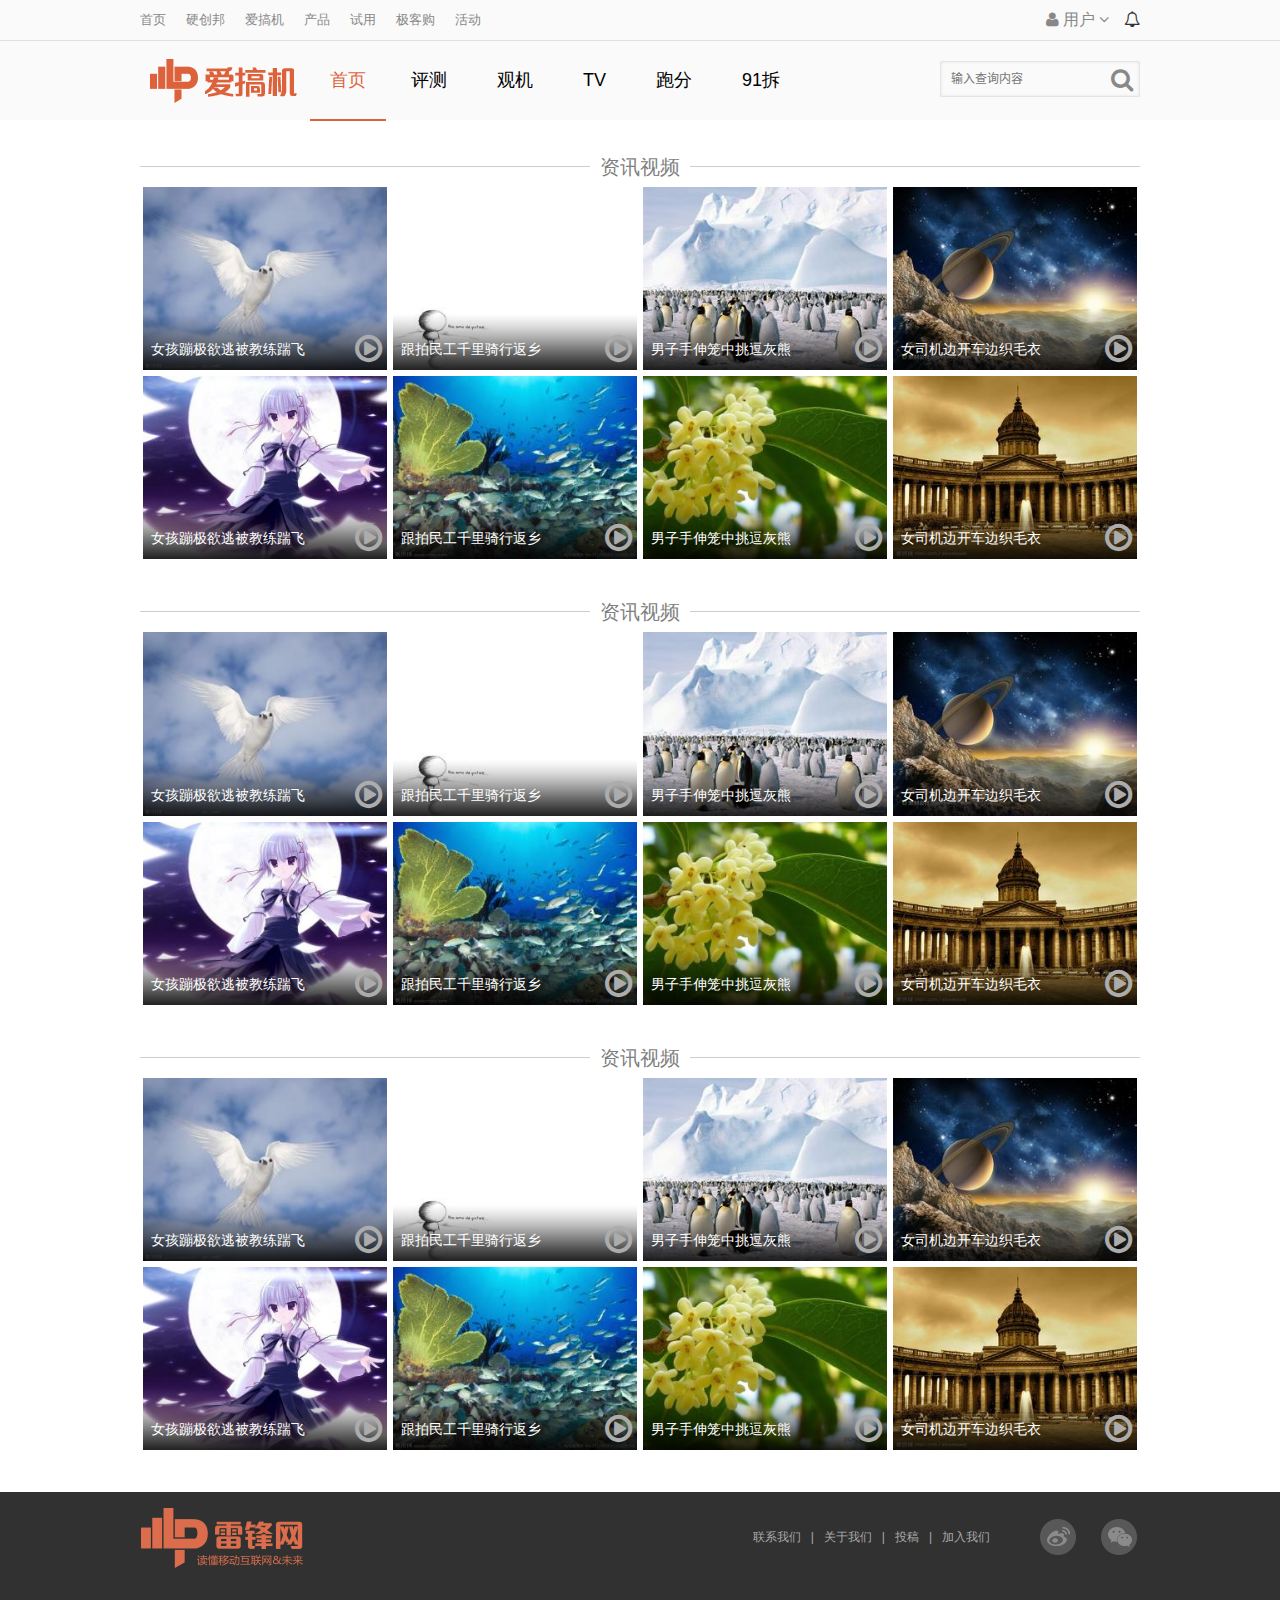
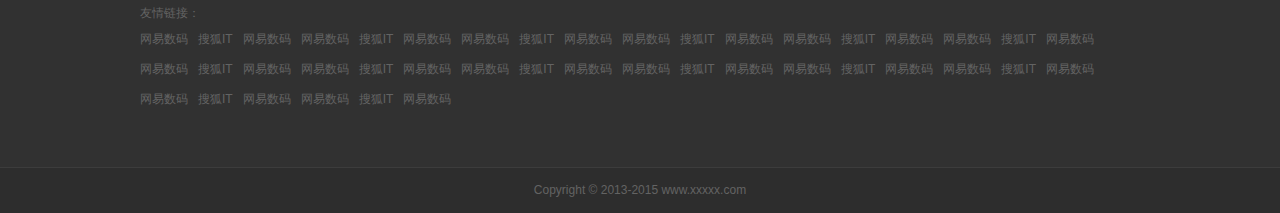
<file: videoList.html>
<!DOCTYPE html>
<html xmlns="http://www.w3.org/1999/xhtml" xml:lang="zh" lang="zh" class="no-js">
<head>
<meta charset="UTF-8" />
<meta http-equiv="X-UA-Compatible" content="IE=edge,chrome=1"><!--PC端访问优先使用IE最新版本和Chrome-->
<meta name="viewport" content="width=device-width,initial-scale=1.0, minimum-scale=1.0, maximum-scale=1.0, user-scalable=no,minimal-ui">
<meta name="apple-mobile-web-app-title" content="">
<meta name="apple-mobile-web-app-capable" content="yes">
<meta content="telephone=no" name="format-detection">
<title>视频列表页</title>
<link href="style/themes.less" rel="stylesheet" type="text/less" />
<link href="style/layout.css" rel="stylesheet" type="text/css" />
<link href="style/master.css" rel="stylesheet" type="text/css" />
<link href="style/new.css" rel="stylesheet" type="text/css" />
<link rel="stylesheet" href="style/font-awesome.min.css"/>
<script src="javascript/less-1.7.3.min.js"></script>
<script src="javascript/vendor/modernizr.js"></script>
<script src="javascript/vendor/jquery.js"></script>
<script src="javascript/AppendAround.js"></script><!--屏幕切换时，变换模块的位置的JS-->
</head>
<body>
<div id="layout">
<div class="wrapper" id="frame_wrapper">
  <div class="header" id="frame_header" include="include.html">
  	<div class="tool-bar tool-top" id="frame_tool_bar">
        <div class="row clearfix" id="frame_tb_row">
            <div id="frame_main_site" class="left left-toolbox">
                <div class="drop-bar" id="drop-bar1">
                	<ul>
                		<li><a href="index.html">首页</a></li>
                        <li><a href="#">硬创邦</a></li>
                        <li><a href="#">爱搞机</a></li>
                        <li><a href="#">产品</a></li>
                        <li><a href="#">试用</a></li>
                        <li><a href="#">极客购</a></li>
                        <li><a href="#">活动</a></li>
                    </ul>
                </div>
            </div>
            <div id="frame_main_site2" class="right right-toolbox hide-for-small">
            	<a href="#" class="message"><i class="fa fa-bell-o"></i></a>
            </div>
            <div class="tool-top" data-set="menu_addr_2" id="frame_tool_top">
            	<div class="dropdown right" id="dropdown">
                    <a data-dropdown="drop1" aria-controls="drop1" aria-expanded="false"><i class="fa fa-user fa-fw"></i>用户 <i class="fa fa-angle-down"></i></a>
                    <ul id="drop1" class="f-dropdown" data-dropdown-content aria-hidden="true" tabindex="-1">
                      <li><a href="#">注册</a></li>
                      <li><a href="#">登录</a></li>
                    </ul>
                </div>
            </div>
        </div>
    </div>
    <div class="row collapse" id="frame_header_row1">
      <div class="large-12" id="frame_header_col1">
        <nav class="top-bar" data-topbar role="navigation" id="frame_top_bar">
          <ul class="title-area">
            <li class="name left">
              <div class="logo"><img src="images/igao7_logo.png" alt="爱搞机"/></div>
            </li>
            <li class="user"><div class="append-aside" data-set="menu_addr_2"><!--小屏下append过来的内容在这里--></div></li>
            <li class="toggle-topbar menu-icon"><a href="#"><span></span></a></li>
          </ul>
          <section class="top-bar-section"> 
              <ul class="left">
                  <li class="active"><a href="index.html">首页</a></li>
                  <li><a href="javascript:void(0)">评测</a></li>
                  <li><a href="javascript:void(0)">观机</a></li>
                  <li><a href="javascript:void(0)">TV</a></li>
                  <li><a href="javascript:void(0)">跑分</a></li>
                  <li><a href="javascript:void(0)">91拆</a></li>
              </ul>
              <ul class="right">
                  <li class="has-form">
                    <div class="search" id="search" role="search">
                        <form >
                          <input name="" class="inp" id="topsearch" type="text" placeholder="输入查询内容" accesskey="s" title="输入查询内容" x-webkit-speech="" x-webkit-grammar="builtin:translate" lang="zh-CN">
                          <!--<span onClick="showSearch()"></span>-->
                          <i class="fa fa-2x fa-search" onClick="showSearch()" title="搜索"></i>
                        </form>
                    </div>
                  </li>
               </ul>
          </section>
          
        </nav>
      </div>
        <div id="frame_appendjs">
			<script>
			$( "#dropdown" ).appendAround();
			  
            </script>
       </div>
    </div>
  </div>
  <!--end header-->
  
  <div class="main" role="main" aria-label="主体区块" id="frame_main">
  	<div class="row small-padding" id="frame_row_1">
    	<div class="columns large-12 picList videoList" id="frame_videoList_1">
        	<div class="topic-box" id="data_topic-box1">
                <div class="topic-head">
                	<div class="topic-title">
                    	<h2>资讯视频</h2>
                    </div>
                </div>
                <div class="topic-con">
                	<div class="row">
                        <div class="columns large-12 medium-12 small-12">
                        	<ul class="small-block-grid-1 medium-block-grid-2 large-block-grid-4" data-equalizer="foo">
                                <li>
                                	<a href="videoPlay.html"><img src="images/u=1072209823,3503194615&fm=21&gp=0.jpg" alt="女孩蹦极欲逃被教练踹飞"/></a>
                                    <div class="tip">
                                    	<span>女孩蹦极欲逃被教练踹飞</span>
                                        <i class="fa fa-play-circle-o fa-3x"></i>
                                    </div>
                                </li>
                                <li>
                                	<a href="videoPlay.html"><img src="images/u=1417757980,2128301206&fm=21&gp=0.jpg" alt="跟拍民工千里骑行返乡"/></a>
                                    <div class="tip">
                                        <span>跟拍民工千里骑行返乡</span>
                                        <i class="fa fa-play-circle-o fa-3x"></i>
                                    </div>
                                </li>
                                <li>
                                	<a href="videoPlay.html"><img src="images/u=3746742381,318368848&fm=21&gp=0.jpg" alt="男子手伸笼中挑逗灰熊"/></a>
                                    <div class="tip">
                                        <span>男子手伸笼中挑逗灰熊</span>
                                        <i class="fa fa-play-circle-o fa-3x"></i>
                                    </div>
                                </li>
                                <li>
                                	<a href="videoPlay.html"><img src="images/u=4122312334,1018731808&fm=21&gp=0.jpg" alt="女司机边开车边织毛衣"/></a>
                                    <div class="tip">
                                        <span>女司机边开车边织毛衣</span>
                                        <i class="fa fa-play-circle-o fa-3x"></i>
                                    </div>
                                </li>
                            </ul>
                            <ul class="small-block-grid-1 medium-block-grid-2 large-block-grid-4" data-equalizer="foo">
                                <li>
                                	<a href="videoPlay.html"><img src="images/u=4020462916,4113417283&fm=21&gp=0.jpg" alt="女孩蹦极欲逃被教练踹飞"/></a>
                                    <div class="tip">
                                    	<span>女孩蹦极欲逃被教练踹飞</span>
                                        <i class="fa fa-play-circle-o fa-3x"></i>
                                    </div>
                                </li>
                                <li>
                                	<a href="videoPlay.html"><img src="images/u=1081187490,2071656619&fm=21&gp=0.jpg" alt="跟拍民工千里骑行返乡"/></a>
                                    <div class="tip">
                                        <span>跟拍民工千里骑行返乡</span>
                                        <i class="fa fa-play-circle-o fa-3x"></i>
                                    </div>
                                </li>
                                <li>
                                	<a href="videoPlay.html"><img src="images/u=220871535,1383197769&fm=21&gp=0.jpg" alt="男子手伸笼中挑逗灰熊"/></a>
                                    <div class="tip">
                                        <span>男子手伸笼中挑逗灰熊</span>
                                        <i class="fa fa-play-circle-o fa-3x"></i>
                                    </div>
                                </li>
                                <li>
                                	<a href="videoPlay.html"><img src="images/u=402355030,880183485&fm=21&gp=0.jpg" alt="女司机边开车边织毛衣"/></a>
                                    <div class="tip">
                                        <span>女司机边开车边织毛衣</span>
                                        <i class="fa fa-play-circle-o fa-3x"></i>
                                    </div>
                                </li>
                            </ul>
                        </div>
                    </div>
                </div>
                <div class="topic-footer">
                    <div class="btn-more"><a href="videoList.html" title="查看更多视频">查看更多</a></div>
                </div>
            </div>
        </div>
    </div>   
    <div class="row small-padding" id="frame_row_2">
    	<div class="columns large-12 picList videoList" id="frame_videoList_2">
        	<div class="topic-box" id="data_topic-box2">
                <div class="topic-head">
                	<div class="topic-title">
                    	<h2>资讯视频</h2>
                    </div>
                </div>
                <div class="topic-con">
                	<div class="row">
                        <div class="columns large-12 medium-12 small-12">
                        	<ul class="small-block-grid-1 medium-block-grid-2 large-block-grid-4" data-equalizer="foo">
                                <li>
                                	<a href="videoPlay.html"><img src="images/u=1072209823,3503194615&fm=21&gp=0.jpg" alt="女孩蹦极欲逃被教练踹飞"/></a>
                                    <div class="tip">
                                    	<span>女孩蹦极欲逃被教练踹飞</span>
                                        <i class="fa fa-play-circle-o fa-3x"></i>
                                    </div>
                                </li>
                                <li>
                                	<a href="videoPlay.html"><img src="images/u=1417757980,2128301206&fm=21&gp=0.jpg" alt="跟拍民工千里骑行返乡"/></a>
                                    <div class="tip">
                                        <span>跟拍民工千里骑行返乡</span>
                                        <i class="fa fa-play-circle-o fa-3x"></i>
                                    </div>
                                </li>
                                <li>
                                	<a href="videoPlay.html"><img src="images/u=3746742381,318368848&fm=21&gp=0.jpg" alt="男子手伸笼中挑逗灰熊"/></a>
                                    <div class="tip">
                                        <span>男子手伸笼中挑逗灰熊</span>
                                        <i class="fa fa-play-circle-o fa-3x"></i>
                                    </div>
                                </li>
                                <li>
                                	<a href="videoPlay.html"><img src="images/u=4122312334,1018731808&fm=21&gp=0.jpg" alt="女司机边开车边织毛衣"/></a>
                                    <div class="tip">
                                        <span>女司机边开车边织毛衣</span>
                                        <i class="fa fa-play-circle-o fa-3x"></i>
                                    </div>
                                </li>
                            </ul>
                            <ul class="small-block-grid-1 medium-block-grid-2 large-block-grid-4" data-equalizer="foo">
                                <li>
                                	<a href="videoPlay.html"><img src="images/u=4020462916,4113417283&fm=21&gp=0.jpg" alt="女孩蹦极欲逃被教练踹飞"/></a>
                                    <div class="tip">
                                    	<span>女孩蹦极欲逃被教练踹飞</span>
                                        <i class="fa fa-play-circle-o fa-3x"></i>
                                    </div>
                                </li>
                                <li>
                                	<a href="videoPlay.html"><img src="images/u=1081187490,2071656619&fm=21&gp=0.jpg" alt="跟拍民工千里骑行返乡"/></a>
                                    <div class="tip">
                                        <span>跟拍民工千里骑行返乡</span>
                                        <i class="fa fa-play-circle-o fa-3x"></i>
                                    </div>
                                </li>
                                <li>
                                	<a href="videoPlay.html"><img src="images/u=220871535,1383197769&fm=21&gp=0.jpg" alt="男子手伸笼中挑逗灰熊"/></a>
                                    <div class="tip">
                                        <span>男子手伸笼中挑逗灰熊</span>
                                        <i class="fa fa-play-circle-o fa-3x"></i>
                                    </div>
                                </li>
                                <li>
                                	<a href="videoPlay.html"><img src="images/u=402355030,880183485&fm=21&gp=0.jpg" alt="女司机边开车边织毛衣"/></a>
                                    <div class="tip">
                                        <span>女司机边开车边织毛衣</span>
                                        <i class="fa fa-play-circle-o fa-3x"></i>
                                    </div>
                                </li>
                            </ul>
                        </div>
                    </div>
                </div>
                <div class="topic-footer">
                    <div class="btn-more"><a href="videoList.html" title="查看更多视频">查看更多</a></div>
                </div>
            </div>
        </div>
    </div>
    <div class="row small-padding" id="frame_row_3">
    	<div class="columns large-12 picList videoList" id="frame_videoList_3">
        	<div class="topic-box" id="data_topic-box3">
                <div class="topic-head">
                	<div class="topic-title">
                    	<h2>资讯视频</h2>
                    </div>
                </div>
                <div class="topic-con">
                	<div class="row">
                        <div class="columns large-12 medium-12 small-12">
                        	<ul class="small-block-grid-1 medium-block-grid-2 large-block-grid-4" data-equalizer="foo">
                                <li>
                                	<a href="videoPlay.html"><img src="images/u=1072209823,3503194615&fm=21&gp=0.jpg" alt="女孩蹦极欲逃被教练踹飞"/></a>
                                    <div class="tip">
                                    	<span>女孩蹦极欲逃被教练踹飞</span>
                                        <i class="fa fa-play-circle-o fa-3x"></i>
                                    </div>
                                </li>
                                <li>
                                	<a href="videoPlay.html"><img src="images/u=1417757980,2128301206&fm=21&gp=0.jpg" alt="跟拍民工千里骑行返乡"/></a>
                                    <div class="tip">
                                        <span>跟拍民工千里骑行返乡</span>
                                        <i class="fa fa-play-circle-o fa-3x"></i>
                                    </div>
                                </li>
                                <li>
                                	<a href="videoPlay.html"><img src="images/u=3746742381,318368848&fm=21&gp=0.jpg" alt="男子手伸笼中挑逗灰熊"/></a>
                                    <div class="tip">
                                        <span>男子手伸笼中挑逗灰熊</span>
                                        <i class="fa fa-play-circle-o fa-3x"></i>
                                    </div>
                                </li>
                                <li>
                                	<a href="videoPlay.html"><img src="images/u=4122312334,1018731808&fm=21&gp=0.jpg" alt="女司机边开车边织毛衣"/></a>
                                    <div class="tip">
                                        <span>女司机边开车边织毛衣</span>
                                        <i class="fa fa-play-circle-o fa-3x"></i>
                                    </div>
                                </li>
                            </ul>
                            <ul class="small-block-grid-1 medium-block-grid-2 large-block-grid-4" data-equalizer="foo">
                                <li>
                                	<a href="videoPlay.html"><img src="images/u=4020462916,4113417283&fm=21&gp=0.jpg" alt="女孩蹦极欲逃被教练踹飞"/></a>
                                    <div class="tip">
                                    	<span>女孩蹦极欲逃被教练踹飞</span>
                                        <i class="fa fa-play-circle-o fa-3x"></i>
                                    </div>
                                </li>
                                <li>
                                	<a href="videoPlay.html"><img src="images/u=1081187490,2071656619&fm=21&gp=0.jpg" alt="跟拍民工千里骑行返乡"/></a>
                                    <div class="tip">
                                        <span>跟拍民工千里骑行返乡</span>
                                        <i class="fa fa-play-circle-o fa-3x"></i>
                                    </div>
                                </li>
                                <li>
                                	<a href="videoPlay.html"><img src="images/u=220871535,1383197769&fm=21&gp=0.jpg" alt="男子手伸笼中挑逗灰熊"/></a>
                                    <div class="tip">
                                        <span>男子手伸笼中挑逗灰熊</span>
                                        <i class="fa fa-play-circle-o fa-3x"></i>
                                    </div>
                                </li>
                                <li>
                                	<a href="videoPlay.html"><img src="images/u=402355030,880183485&fm=21&gp=0.jpg" alt="女司机边开车边织毛衣"/></a>
                                    <div class="tip">
                                        <span>女司机边开车边织毛衣</span>
                                        <i class="fa fa-play-circle-o fa-3x"></i>
                                    </div>
                                </li>
                            </ul>
                        </div>
                    </div>
                </div>
                <div class="topic-footer">
                    <div class="btn-more"><a href="videoList.html" title="查看更多视频">查看更多</a></div>
                </div>
            </div>
        </div>
    </div>
  </div>
  <!--end main-->
  
  <div class="footer" id="frame_footer" role="contentinfo" include="include.html">
    <div class="subnav clearfix" id="frame_footer_subnav">
       <div class="row margin-b hide-for-small clearfix" id="frame_footer_1">
          <div class="left" id="data_subnav_1"> 
            <img src="images/lph-footer-logo.png" alt="雷锋网"/>
          </div>
          <div class="right" id="data_subnav_2"> 
            <a href="#">联系我们</a><span>|</span>
            <a href="#">关于我们</a><span>|</span>
            <a href="#">投稿</a><span>|</span>
            <a href="#">加入我们</a>
            <a href="#" class="weibo"></a>
            <a href="#" class="youxiang"></a>
          </div>
       </div>
       <div class="row margin-t margin-b" id="frame_footer_2">
            <div class="link" id="frame_footer_link">
                <div class="youqing"><p class="left">友情链接：</p></div>
                <a href="#">网易数码</a><a href="#">搜狐IT</a><a href="#">网易数码</a><a href="#">网易数码</a><a href="#">搜狐IT</a><a href="#">网易数码</a><a href="#">网易数码</a><a href="#">搜狐IT</a><a href="#">网易数码</a><a href="#">网易数码</a><a href="#">搜狐IT</a><a href="#">网易数码</a><a href="#">网易数码</a><a href="#">搜狐IT</a><a href="#">网易数码</a><a href="#">网易数码</a><a href="#">搜狐IT</a><a href="#">网易数码</a><a href="#">网易数码</a><a href="#">搜狐IT</a><a href="#">网易数码</a><a href="#">网易数码</a><a href="#">搜狐IT</a><a href="#">网易数码</a><a href="#">网易数码</a><a href="#">搜狐IT</a><a href="#">网易数码</a><a href="#">网易数码</a><a href="#">搜狐IT</a><a href="#">网易数码</a><a href="#">网易数码</a><a href="#">搜狐IT</a><a href="#">网易数码</a><a href="#">网易数码</a><a href="#">搜狐IT</a><a href="#">网易数码</a><a href="#">网易数码</a><a href="#">搜狐IT</a><a href="#">网易数码</a><a href="#">网易数码</a><a href="#">搜狐IT</a><a href="#">网易数码</a>
            </div>
    	</div>
    </div>
    <!---->
    <div class="copyright" id="frame_footer_copyright">
        <div class="row" id="data_copyright"> Copyright © 2013-2015  www.xxxxx.com</div>
    </div>
  </div>
  <!--end footer--> 
  
  <div id="frame_javascript">
  	<div id="data_javascript">
		<script src="javascript/foundation.min.js"></script> 
        <script src="javascript/main.js"></script>
        <script src="javascript/others.js"></script> 
		<script>
		  $(document).foundation();
		</script>
    </div>
  </div>
</div>
</div>


</body>
</html>
</file>
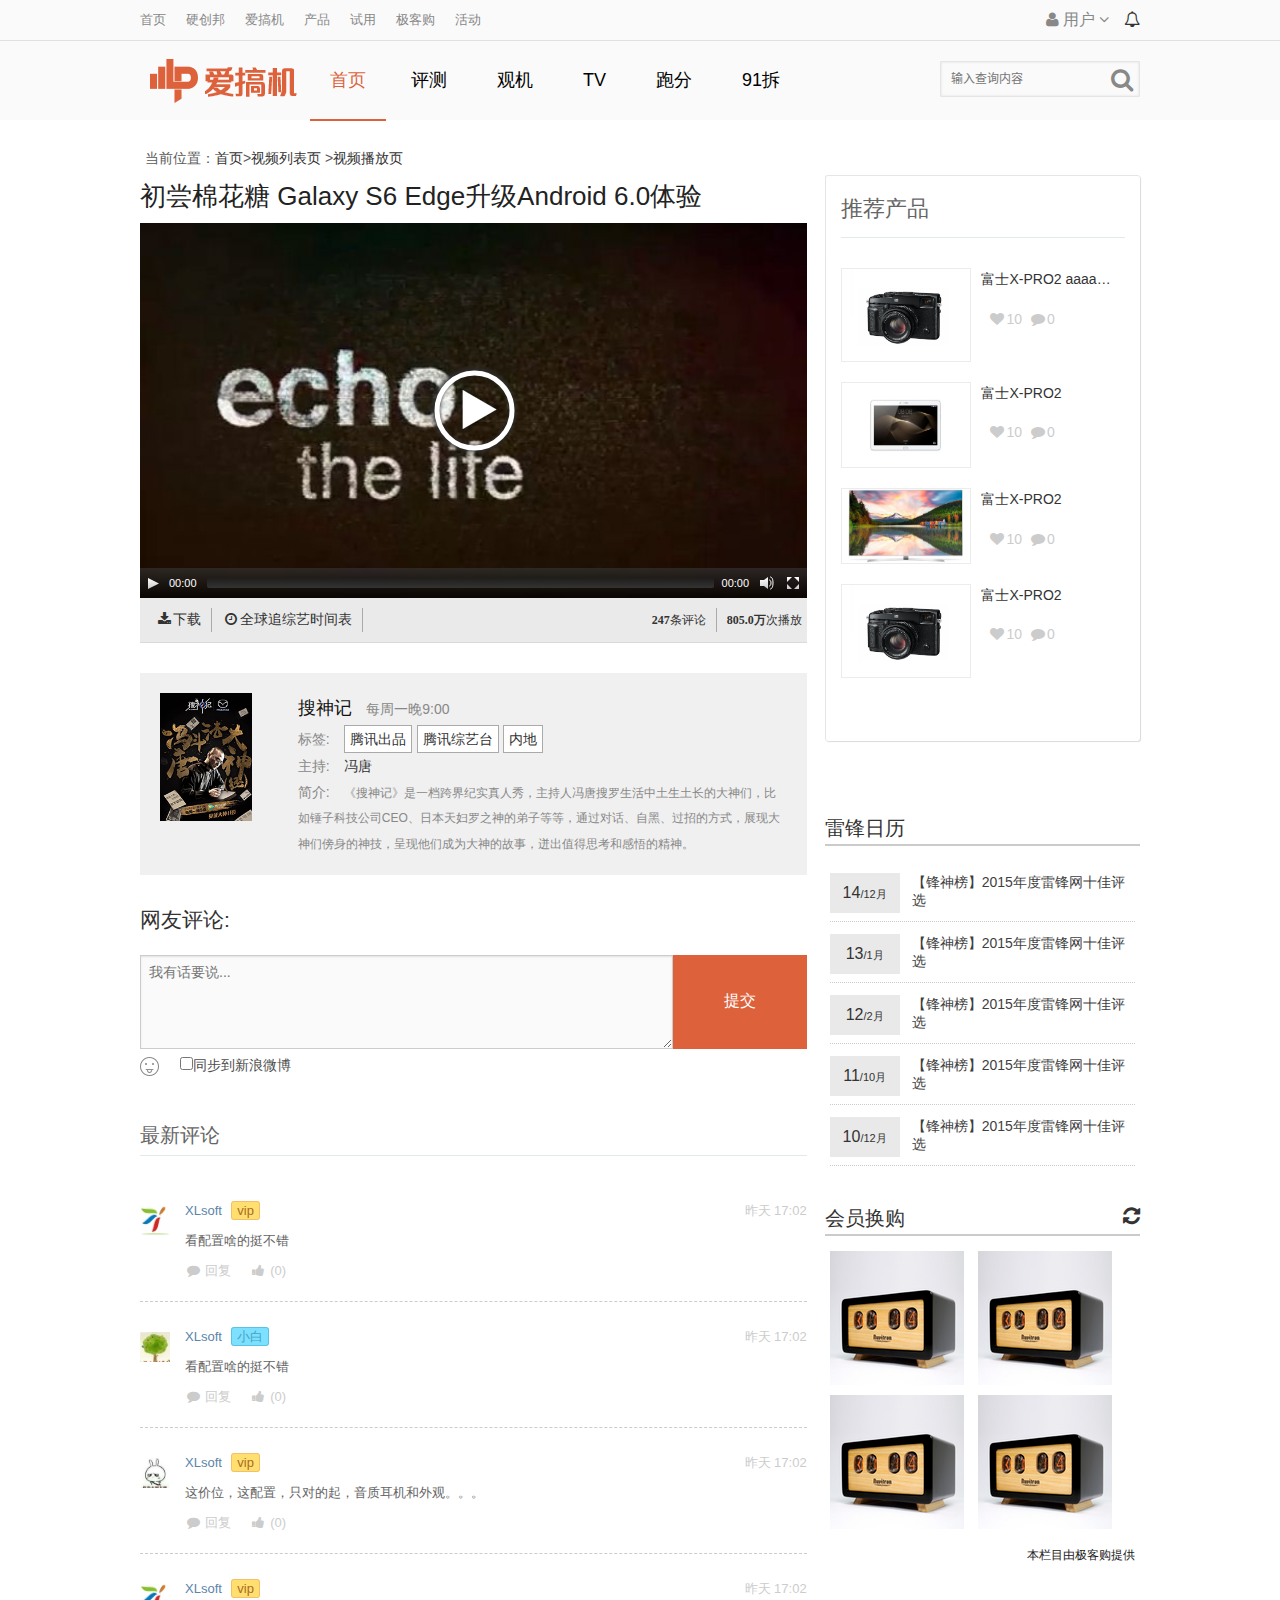
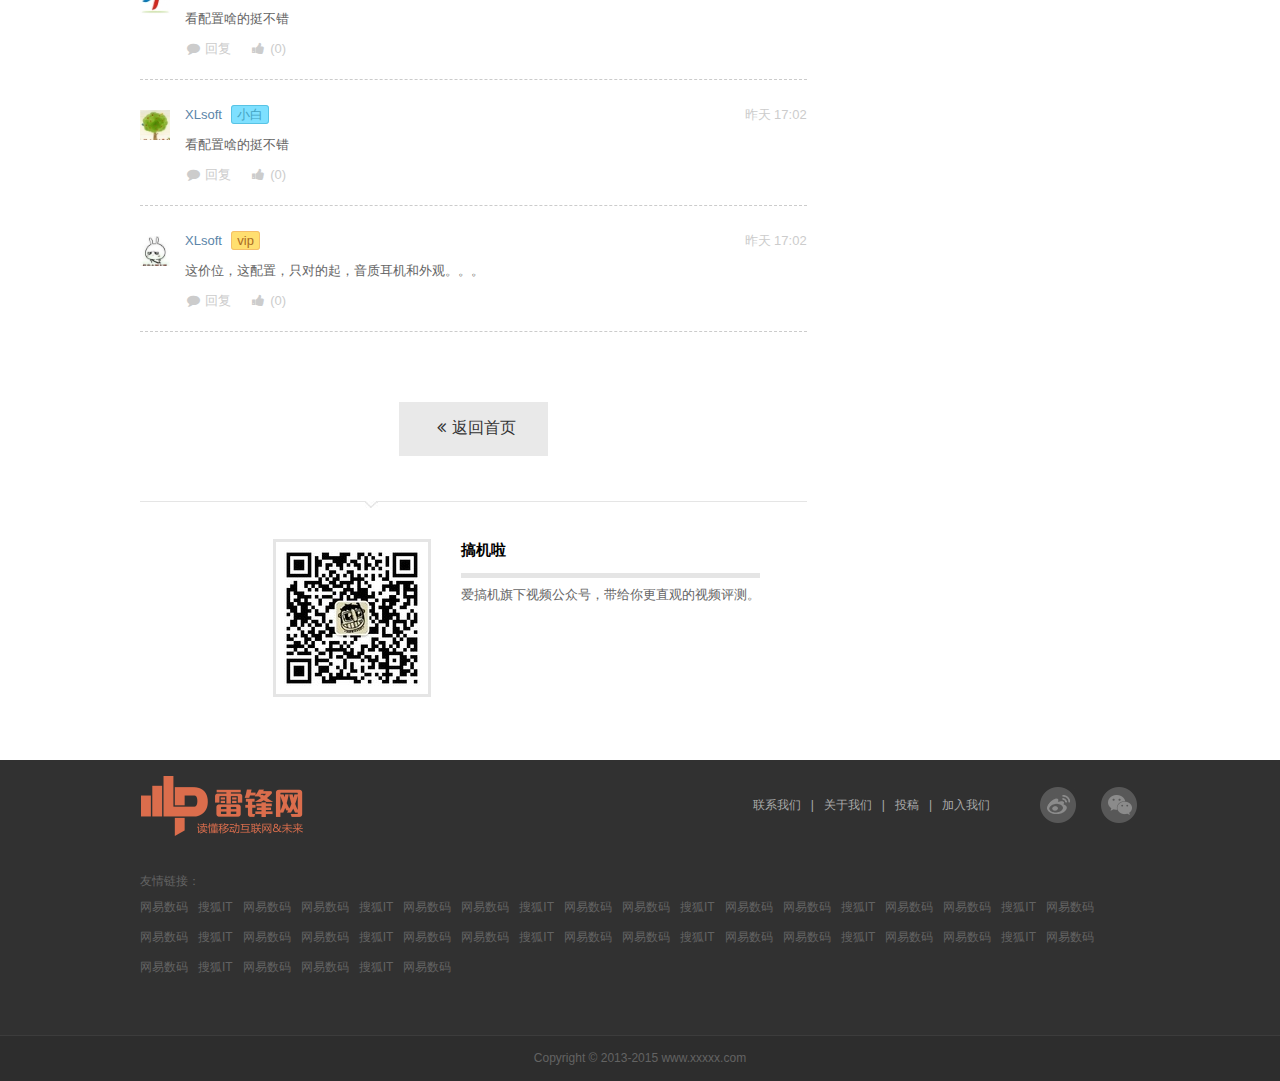
<file: videoPlay.html>
<!DOCTYPE html>
<html xmlns="http://www.w3.org/1999/xhtml" xml:lang="zh" lang="zh" class="no-js">
<head>
<meta charset="UTF-8" />
<meta http-equiv="X-UA-Compatible" content="IE=edge,chrome=1"><!--PC端访问优先使用IE最新版本和Chrome-->
<meta name="viewport" content="width=device-width,initial-scale=1.0, minimum-scale=1.0, maximum-scale=1.0, user-scalable=no,minimal-ui">
<meta name="apple-mobile-web-app-title" content="">
<meta name="apple-mobile-web-app-capable" content="yes">
<meta content="telephone=no" name="format-detection">
<title>视频播放页</title>
<link href="style/layout.css" rel="stylesheet" type="text/css" />
<link href="style/themes.css" rel="stylesheet" type="text/css" />
<link href="style/master.css" rel="stylesheet" type="text/css" />
<link href="style/new.css" rel="stylesheet" type="text/css" />
<link rel="stylesheet" href="style/font-awesome.min.css"/>
<link rel="stylesheet" href="build/mediaelementplayer.min.css" />

<script src="javascript/less-1.7.3.min.js"></script>
<script src="javascript/vendor/modernizr.js"></script>
<script src="javascript/vendor/jquery.js"></script>
<script src="javascript/AppendAround.js"></script><!--屏幕切换时，变换模块的位置的JS-->
</head>
<body>
<div id="layout">
<div class="wrapper" id="frame_wrapper">
  <div class="header" id="frame_header" include="include.html">
  	<div class="tool-bar tool-top" id="frame_tool_bar">
        <div class="row clearfix" id="frame_tb_row">
            <div id="frame_main_site" class="left left-toolbox">
                <div class="drop-bar" id="drop-bar1">
                	<ul>
                		<li><a href="index.html">首页</a></li>
                        <li><a href="#">硬创邦</a></li>
                        <li><a href="#">爱搞机</a></li>
                        <li><a href="#">产品</a></li>
                        <li><a href="#">试用</a></li>
                        <li><a href="#">极客购</a></li>
                        <li><a href="#">活动</a></li>
                    </ul>
                </div>
            </div>
            <div id="frame_main_site2" class="right right-toolbox hide-for-small">
            	<a href="#" class="message"><i class="fa fa-bell-o"></i></a>
            </div>
            <div class="tool-top" data-set="menu_addr_2" id="frame_tool_top">
            	<div class="dropdown right" id="dropdown">
                    <a data-dropdown="drop1" aria-controls="drop1" aria-expanded="false"><i class="fa fa-user fa-fw"></i>用户 <i class="fa fa-angle-down"></i></a>
                    <ul id="drop1" class="f-dropdown" data-dropdown-content aria-hidden="true" tabindex="-1">
                      <li><a href="#">注册</a></li>
                      <li><a href="#">登录</a></li>
                    </ul>
                </div>
            </div>
        </div>
    </div>
    <div class="row collapse" id="frame_header_row1">
      <div class="large-12" id="frame_header_col1">
        <nav class="top-bar" data-topbar role="navigation" id="frame_top_bar">
          <ul class="title-area">
            <li class="name left">
              <div class="logo"><img src="images/igao7_logo.png" alt="爱搞机"/></div>
            </li>
            <li class="user"><div class="append-aside" data-set="menu_addr_2"><!--小屏下append过来的内容在这里--></div></li>
            <li class="toggle-topbar menu-icon"><a href="#"><span></span></a></li>
          </ul>
          <section class="top-bar-section"> 
              <ul class="left">
                  <li class="active"><a href="index.html">首页</a></li>
                  <li><a href="javascript:void(0)">评测</a></li>
                  <li><a href="javascript:void(0)">观机</a></li>
                  <li><a href="javascript:void(0)">TV</a></li>
                  <li><a href="javascript:void(0)">跑分</a></li>
                  <li><a href="javascript:void(0)">91拆</a></li>
              </ul>
              <ul class="right">
                  <li class="has-form">
                    <div class="search" id="search" role="search">
                        <form >
                          <input name="" class="inp" id="topsearch" type="text" placeholder="输入查询内容" accesskey="s" title="输入查询内容" x-webkit-speech="" x-webkit-grammar="builtin:translate" lang="zh-CN">
                          <!--<span onClick="showSearch()"></span>-->
                          <i class="fa fa-2x fa-search" onClick="showSearch()" title="搜索"></i>
                        </form>
                    </div>
                  </li>
               </ul>
          </section>
          
        </nav>
      </div>
        <div id="frame_appendjs">
			<script>
			$( "#dropdown" ).appendAround();
			  
            </script>
       </div>
    </div>
  </div>
  <!--end header-->
  
  <div class="main" role="main" aria-label="主体区块" id="frame_main">
  	<div id="frame_breadcrumbs" class="row breadcrumbs clearfix"> 
       <span id="data_addr_now" class="addr_now" func="curpage"> 
            当前位置：<a href="index.html"> 首页 </a>&gt;<a href="videoList.html"> 视频列表页</a> &gt;<a href="#"> 视频播放页</a> 
       </span> 
   </div>
    <div class="row small-padding" id="frame_main_row2">
    	<div class="large-8 medium-12 small-12 columns" id="frame_main_col1" role="complementary" aria-label="左边区域">
        	<div class="article-hd" id="frame_article-hd"> 
                <h1 class="article-tit">初尝棉花糖 Galaxy S6 Edge升级Android 6.0体验</h1> 
           </div> 
			<div class="article-con" id="frame_article-con">
            	<div class="margin-b30">
                	<div class="video-play">
                        <video width="100%" height="100%" src="media/echo-hereweare.mp4" type="video/mp4" id="player1" poster="media/echo-hereweare.jpg" controls preload="none"></video>
                    </div>
                    <div class="video-con clearfix">
                      <div class="share">
                         <div class="bdsharebuttonbox"><a href="javascript:;" class="bds_more" data-cmd="more"></a></div>
<script>window._bd_share_config={"common":{"bdSnsKey":{},"bdText":"","bdMini":"2","bdMiniList":false,"bdPic":"","bdStyle":"0","bdSize":"24"},"share":{},"image":{"viewList":[],"viewText":"分享到：","viewSize":"16"},"selectShare":{"bdContainerClass":null,"bdSelectMiniList":[]}};with(document)0[(getElementsByTagName('head')[0]||body).appendChild(createElement('script')).src='http://bdimg.share.baidu.com/static/api/js/share.js?v=89860593.js?cdnversion='+~(-new Date()/36e5)];
</script>
                  </div>
                      <div class="download">
                      	 <a href="javascript:;"><i class="fa fa-download fa-fw"></i>下载</a>
                      </div>
                      <div class="schedule">
                      	 <a href="javascript:;"><i class="fa fa-clock-o fa-fw"></i>全球追综艺时间表</a>
                      </div>
                      <div class="play_account">
                      	 <a href="javascript:;"><span>805.0万</span>次播放 <!--<i class="fa fa-angle-down fa-fw"></i>--></a>
                      </div>
                      <div class="comment_account">
                      	 <a href="javascript:;"><span>247</span>条评论</a>
                      </div>
                </div>
                </div>
                <div class="tj_video margin-b30 hide-for-small">
                	<div class="vd_img"><a href="#"><img src="images/bavd7y.jpg" alt="搜神记"/></a></div>
                    <div class="vd_text">
                    	<div class="vd_title">
                        	<a href="#"><h3>搜神记</h3></a>
                            <span>每周一晚9:00</span>
                        </div>
                        <div class="vd_info">
                        	<ul>
                            	<li class="vd_tag">
                                	<span>标签:</span>
                                    <a href="#">腾讯出品</a>
                                    <a href="#">腾讯综艺台</a>
                                    <a href="#">内地</a>
                                </li>
                                <li class="vd_name">
                                	<span>主持:</span>
                                    <a href="#">冯唐</a>
                                </li>
                                <li class="vd_jj">
                                	<span>简介:</span>
                                    <p>《搜神记》是一档跨界纪实真人秀，主持人冯唐搜罗生活中土生土长的大神们，比如锤子科技公司CEO、日本天妇罗之神的弟子等等，通过对话、自黑、过招的方式，展现大神们傍身的神技，呈现他们成为大神的故事，迸出值得思考和感悟的精神。</p>
                                </li>
                            </ul>
                        </div>
                    </div>
                </div>
                <div class="article_commont">
                    <div>
                        <h2>网友评论:</h2>
                    </div>
                    <div class="submit_con">
                        <div class="text clearfix">
                            <textarea placeholder="我有话要说..."></textarea>
                            <button class="sub_btn hide-for-small">提交</button>
                        </div>
                        <div>
                            <span class="face"></span>
                            <label class="tb"><input type="checkbox"/>同步到新浪微博</label>
                        </div>
                        <button class="show-for-small">提交</button>
                    </div>
                   </div>
                <div class="mod-rec-m1 new_commont" id="mod_2">
                      <div class="modhead">
                        <div class="modtitle">
                          <h3><a href="#">最新评论</a></h3>
                        </div>
                      </div>
                      <div class="modcon auto_list">
                        <ul>
                            <li>
                                <div class="clr clearfix">
                                    <a href="#"><img src="images/93_avatar_pic_40_40.jpg" alt="XLsoft"/></a>
                                    <a class="name" href="#">XLsoft</a>
                                    <span class="vip">vip</span>
                                    <span class="time">昨天 17:02</span>
                                    <div class="commont">
                                        <span>看配置啥的挺不错</span>
                                    </div>
                                    <div>
                                        <a href="javascript:;" class="reply">
                                            <i class="fa fa-comment fa-fw"></i>
                                            <span>回复</span>
                                        </a>
                                        <a href="javascript:;" class="good">
                                            <i class="fa fa-thumbs-up fa-fw"></i>
                                            <span>(0)</span>
                                        </a>
                                    </div>
                                </div>
                            </li>
                            <li>
                                <div class="clr clearfix">
                                    <a href="#"><img src="images/57_avatar_pic_40_40.jpg" alt="XLsoft"/></a>
                                    <a class="name" href="#">XLsoft</a>
                                    <span class="s_white">小白</span>
                                    <span class="time">昨天 17:02</span>
                                    <div class="commont">
                                        <span>看配置啥的挺不错</span>
                                    </div>
                                    <div>
                                        <a href="javascript:;" class="reply">
                                            <i class="fa fa-comment fa-fw"></i>
                                            <span>回复</span>
                                        </a>
                                        <a href="javascript:;" class="good">
                                            <i class="fa fa-thumbs-up fa-fw"></i>
                                            <span>(0)</span>
                                        </a>
                                    </div>
                                </div>
                            </li>
                            <li>
                                <div class="clr clearfix">
                                    <a href="#"><img src="images/70_avatar_pic_40_40.jpg" alt="XLsoft"/></a>
                                    <a class="name" href="#">XLsoft</a>
                                    <span class="vip">vip</span>
                                    <span class="time">昨天 17:02</span>
                                    <div class="commont">
                                        <span>这价位，这配置，只对的起，音质耳机和外观。。。</span>
                                    </div>
                                    <div>
                                        <a href="javascript:;" class="reply">
                                            <i class="fa fa-comment fa-fw"></i>
                                            <span>回复</span>
                                        </a>
                                        <a href="javascript:;" class="good">
                                            <i class="fa fa-thumbs-up fa-fw"></i>
                                            <span>(0)</span>
                                        </a>
                                    </div>
                                </div>
                           </li>
                            <li>
                                <div class="clr clearfix">
                                    <a href="#"><img src="images/93_avatar_pic_40_40.jpg" alt="XLsoft"/></a>
                                    <a class="name" href="#">XLsoft</a>
                                    <span class="vip">vip</span>
                                    <span class="time">昨天 17:02</span>
                                    <div class="commont">
                                        <span>看配置啥的挺不错</span>
                                    </div>
                                    <div>
                                        <a href="javascript:;" class="reply">
                                            <i class="fa fa-comment fa-fw"></i>
                                            <span>回复</span>
                                        </a>
                                        <a href="javascript:;" class="good">
                                            <i class="fa fa-thumbs-up fa-fw"></i>
                                            <span>(0)</span>
                                        </a>
                                    </div>
                                </div>
                            </li>
                            <li>
                                <div class="clr clearfix">
                                    <a href="#"><img src="images/57_avatar_pic_40_40.jpg" alt="XLsoft"/></a>
                                    <a class="name" href="#">XLsoft</a>
                                    <span class="s_white">小白</span>
                                    <span class="time">昨天 17:02</span>
                                    <div class="commont">
                                        <span>看配置啥的挺不错</span>
                                    </div>
                                    <div>
                                        <a href="javascript:;" class="reply">
                                            <i class="fa fa-comment fa-fw"></i>
                                            <span>回复</span>
                                        </a>
                                        <a href="javascript:;" class="good">
                                            <i class="fa fa-thumbs-up fa-fw"></i>
                                            <span>(0)</span>
                                        </a>
                                    </div>
                                </div>
                            </li>
                            <li>
                                <div class="clr clearfix">
                                    <a href="#"><img src="images/70_avatar_pic_40_40.jpg" alt="XLsoft"/></a>
                                    <a class="name" href="#">XLsoft</a>
                                    <span class="vip">vip</span>
                                    <span class="time">昨天 17:02</span>
                                    <div class="commont">
                                        <span>这价位，这配置，只对的起，音质耳机和外观。。。</span>
                                    </div>
                                    <div>
                                        <a href="javascript:;" class="reply">
                                            <i class="fa fa-comment fa-fw"></i>
                                            <span>回复</span>
                                        </a>
                                        <a href="javascript:;" class="good">
                                            <i class="fa fa-thumbs-up fa-fw"></i>
                                            <span>(0)</span>
                                        </a>
                                    </div>
                                </div>
                           </li>
                        </ul>
                    </div>
                    </div>
                <div class="append-aside" data-set="menu_addr"><!--小屏下append过来的内容在这里--></div>
                <div class="back-btn">
                        <button class="secondary"><a href="index.html"><i class="fa fa-angle-double-left fa-fw"></i>返回首页</a></button>
                   </div>
                <div class="ycb-code clearfix">
                    <a href="javascript:;"><img src="images/5644119ab8390.jpg" class="搞机啦"/></a>
                    <div class="des">
                        <h3>搞机啦</h3>
                        <p>爱搞机旗下视频公众号，带给你更直观的视频评测。</p>
                    </div>
                </div>
            </div>
    	</div>  
    	<div class="large-4 medium-12 small-12 columns tool-top" id="frame_main_col2" data-set="menu_addr" role="complementary" aria-label="右边区域">
        	<aside id="frame_aside">
        	<div id="frame_info" class="right-box">
                <div class="large-12 medium-6 small-12 columns medium-padding-l" id="frame_r3">
                <div class="mod-rec-m1 newpdt" id="mod_4">
                  <div class="modhead clearfix">
                    <div class="modtitle">
                      <h3><a href="#">推荐产品</a></h3>
                    </div>
                  </div>
                  <div class="modcon auto_list">
                  	<ul class="title">
                    	<li class="clearfix">
                        	<div class="np_img">
                            	<a href="#"><img src="images/5698b4c8381dc.png" alt="富士X-PRO2 aaaaaaaaaaaaaaaaaaaaaa"/></a>
                            </div>
                            <div class="np_con">
                            	<div class="name"><a href="#">富士X-PRO2 aaaaaaaaaaaaaaaaaaaaaa</a></div>
                                <div class="iconbox clearfix">
                                    <a class="msg" href="#"><i class="fa fa-heart fa-fw"></i><span>10</span></a>
                                    <a class="view" href="#"><i class="fa fa-comment fa-fw"></i><span>0</span></a>
                                </div>
                            </div>
                        </li>
                        <li class="clearfix">
                        	<div class="np_img">
                            	<a href="#"><img src="images/5697415880167.png" alt="富士X-PRO2"/></a>
                            </div>
                            <div class="np_con">
                            	<div class="name"><a href="#">富士X-PRO2</a></div>
                                <div class="iconbox clearfix">
                                    <a class="msg" href="#"><i class="fa fa-heart fa-fw"></i><span>10</span></a>
                                    <a class="view" href="#"><i class="fa fa-comment fa-fw"></i><span>0</span></a>
                                </div>
                            </div>
                        </li>
                        <li class="clearfix">
                        	<div class="np_img">
                            	<a href="#"><img src="images/568f12acf398a.jpg" alt="富士X-PRO2"/></a>
                            </div>
                            <div class="np_con">
                            	<div class="name"><a href="#">富士X-PRO2</a></div>
                                <div class="iconbox clearfix">
                                    <a class="msg" href="#"><i class="fa fa-heart fa-fw"></i><span>10</span></a>
                                    <a class="view" href="#"><i class="fa fa-comment fa-fw"></i><span>0</span></a>
                                </div>
                            </div>
                        </li>
                        <li class="clearfix">
                        	<div class="np_img">
                            	<a href="#"><img src="images/5698b4c8381dc.png" alt="富士X-PRO2"/></a>
                            </div>
                            <div class="np_con">
                            	<div class="name"><a href="#">富士X-PRO2</a></div>
                                <div class="iconbox clearfix">
                                    <a class="msg" href="#"><i class="fa fa-heart fa-fw"></i><span>10</span></a>
                                    <a class="view" href="#"><i class="fa fa-comment fa-fw"></i><span>0</span></a>
                                </div>
                            </div>
                        </li>
                    </ul>
                  </div>
                </div>
                </div>
                <div class="large-12 medium-6 small-12 columns medium-padding-r" id="frame_r4">
                <div class="mod-rec-m2 calc" id="mod_5">
                  <div class="modhead">
                    <div class="modtitle">
                      <h3><a href="#">雷锋日历</a></h3>
                    </div>
                  </div>
                  <div class="modcon auto_list">
                  	<ul>
                    	<li>
                            <div class="label secondary"><span class="r">14</span>/<span class="y">12月</span></div>
                        	<a href="#">
                                <div class="title"><span>【锋神榜】2015年度雷锋网十佳评选</span></div>
                            </a>
                        </li>
                        <li>
                            <div class="label secondary"><span class="r">13</span>/<span class="y">1月</span></div>
                        	<a href="#">
                                <div class="title"><span>【锋神榜】2015年度雷锋网十佳评选</span></div>
                            </a>
                        </li>
                        <li>
                            <div class="label secondary"><span class="r">12</span>/<span class="y">2月</span></div>
                        	<a href="#">
                                <div class="title"><span>【锋神榜】2015年度雷锋网十佳评选</span></div>
                            </a>
                        </li>
                        <li>
                            <div class="label secondary"><span class="r">11</span>/<span class="y">10月</span></div>
                        	<a href="#">
                                <div class="title"><span>【锋神榜】2015年度雷锋网十佳评选</span></div>
                            </a>
                        </li>
                        <li>
                            <div class="label secondary"><span class="r">10</span>/<span class="y">12月</span></div>
                        	<a href="#">
                                <div class="title"><span>【锋神榜】2015年度雷锋网十佳评选</span></div>
                            </a>
                        </li>
                    </ul>
                  </div>
                </div>
                </div>
                <div class="large-12 medium-6 small-12 columns medium-padding-l" id="frame_r5">
                <div class="mod-rec-m2 vip" id="mod_6">
                  <div class="modhead clearfix">
                    <div class="modtitle left">
                      <h3><a href="#">会员换购</a></h3>
                    </div>
                    <div class="modmore">
                    	<a href="javascript:;"><i class="fa fa-refresh" id="reflash"></i></a>
                    </div>
                  </div>
                  <div class="modcon auto_list">
                  	<ul class="change_1">
                    	<li class="img-mar">
                        	<a href="#">
                            	<img src="images/563b17af898e8.png" alt="a"/>
                            </a>
                        </li>
                        <li>
                        	<a href="#">
                            	<img src="images/563b17af898e8.png" alt="a"/>
                            </a>
                        </li>
                        <li class="img-mar">
                        	<a href="#">
                            	<img src="images/563b17af898e8.png" alt="a"/>
                            </a>
                        </li>
                        <li>
                        	<a href="#">
                            	<img src="images/563b17af898e8.png" alt="a"/>
                            </a>
                        </li>
                    </ul>
                    <ul class="change_2">
                    	<li class="img-mar">
                        	<a href="#">
                            	<img src="images/5699cfb2e6105.jpg" alt="a"/>
                            </a>
                        </li>
                        <li>
                        	<a href="#">
                            	<img src="images/5699cfb2e6105.jpg" alt="a"/>
                            </a>
                        </li>
                        <li class="img-mar">
                        	<a href="#">
                            	<img src="images/5699cfb2e6105.jpg" alt="a"/>
                            </a>
                        </li>
                        <li>
                        	<a href="#">
                            	<img src="images/5699cfb2e6105.jpg" alt="a"/>
                            </a>
                        </li>
                    </ul>
                    <div class="tg"><span>本栏目由极客购提供</span></div>
                  </div>
                </div>
                </div>
            </div>
            
        </aside>
            <div id="frame_appendjs2">
                <script>
                $( "#frame_aside" ).appendAround();
                </script>
           </div>
        </div> 
  </div>
  </div>
  <!--end main-->
  
  <div class="footer" id="frame_footer" role="contentinfo" include="include.html">
    <div class="subnav clearfix" id="frame_footer_subnav">
       <div class="row margin-b hide-for-small clearfix" id="frame_footer_1">
          <div class="left" id="data_subnav_1"> 
            <img src="images/lph-footer-logo.png" alt="雷锋网"/>
          </div>
          <div class="right" id="data_subnav_2"> 
            <a href="#">联系我们</a><span>|</span>
            <a href="#">关于我们</a><span>|</span>
            <a href="#">投稿</a><span>|</span>
            <a href="#">加入我们</a>
            <a href="#" class="weibo"></a>
            <a href="#" class="youxiang"></a>
          </div>
       </div>
       <div class="row margin-t margin-b" id="frame_footer_2">

            <div class="link" id="frame_footer_link">
                <div class="youqing"><p class="left">友情链接：</p></div>
                <a href="#">网易数码</a><a href="#">搜狐IT</a><a href="#">网易数码</a><a href="#">网易数码</a><a href="#">搜狐IT</a><a href="#">网易数码</a><a href="#">网易数码</a><a href="#">搜狐IT</a><a href="#">网易数码</a><a href="#">网易数码</a><a href="#">搜狐IT</a><a href="#">网易数码</a><a href="#">网易数码</a><a href="#">搜狐IT</a><a href="#">网易数码</a><a href="#">网易数码</a><a href="#">搜狐IT</a><a href="#">网易数码</a><a href="#">网易数码</a><a href="#">搜狐IT</a><a href="#">网易数码</a><a href="#">网易数码</a><a href="#">搜狐IT</a><a href="#">网易数码</a><a href="#">网易数码</a><a href="#">搜狐IT</a><a href="#">网易数码</a><a href="#">网易数码</a><a href="#">搜狐IT</a><a href="#">网易数码</a><a href="#">网易数码</a><a href="#">搜狐IT</a><a href="#">网易数码</a><a href="#">网易数码</a><a href="#">搜狐IT</a><a href="#">网易数码</a><a href="#">网易数码</a><a href="#">搜狐IT</a><a href="#">网易数码</a><a href="#">网易数码</a><a href="#">搜狐IT</a><a href="#">网易数码</a>
            </div>
    	</div>
    </div>
    <!---->
    <div class="copyright" id="frame_footer_copyright">
        <div class="row" id="data_copyright"> Copyright © 2013-2015  www.xxxxx.com</div>
    </div>
  </div>
  <!--end footer--> 
  <div id="frame_go"><div class="go"><a title="返回顶部" class="gotop" id="goTop"></a> <a title="返回底部" class="gobottom" id="goBottom"></a></div></div>
  <div id="frame_javascript">
  	<div id="data_javascript">
		<script src="javascript/foundation.min.js"></script> 
        <script src="javascript/main.js"></script>
        <script src="javascript/others.js"></script>
		<script src="build/mediaelement-and-player.min.js"></script>
		<script>
		  $('#reflash').on('click',function(){
			  $('.change_1').toggle();
			  $('.change_2').toggle();  
		  });
		  $('.gave a').on('click',function(){
			  $('.code').toggle();  
		  });
		  $('audio, video').mediaelementplayer({
			//mode: 'shim',
		
			pluginPath:'../build/', 
			enablePluginSmoothing:true,
			enablePluginDebug: true,
			//duration: 489,
			//startVolume: 0.4,
			//iPadUseNativeControls: true,
			//mode: 'shim',
			//forcePluginFullScreen: true,
			//usePluginFullScreen: true,
			//mode: 'native',
			//plugins: ['silverlight'],
			//features: ['playpause','volume','stop'],
		  })
		  $(document).foundation();
		</script>
    </div>
  </div>
</div>
</div>

</body>
</html>
</file>
<file: style/themes.css>
@charset "utf-8";
/*
lighten(@color, 10%);  返回的颜色在@color基础上变亮10% *
darken(@color, 10%);  返回的颜色在@color基础上变暗10%*
saturate(@color, 10%);   返回的颜色在@color基础上饱和度增加10% *
desaturate(@color, 10%); 返回的颜色在@color基础上饱和度降低10%*
spin(@color, 10);  返回的颜色在@color基础上色调增加10*
spin(@color, -10);  返回的颜色在@color基础上色调减少10 
mix(@color1, @color2);  返回的颜色是@color1和@color2两者的混合色  
*/
/* 
	RJ-CMS CSS Variables 
	其中的注释说明：
	simple configuration 表示简易配置sponsive unique 响应试特有
*/
/*************** 色调 ************************/
/* 主色 */
/* 辅助色 */
/* 成功色 */
/* 信息色 */
/* 提醒色 */
/* 警告色 */
/* 强调色（文字滑过效果，可与主色一致）*/
/* 融合色 */
/* 黑色 */
/* 背景色(可与主色一致) */
/***************end 色调 ************************/
/*************** 字体 ************************/
/* 大于768下基础字体*/
/* 小于768下基础字体*/
/*文字下划线*/
/* 基础字体大小,行高，宽度，字体颜色,字体链接色，链接背景颜色  */
/*强调的文字字体大小，行高，宽度*/
/*************** 背景 ************************/
/* 背景色 simple configuration */
/* 背景图片 simple configuration */
/***************end 背景 ************************/
/***************top-banner图片 ************************/
/*PC版的头部banner*/
/*手机版的头部banner*/
/*PAD版的头部banner*/
/***************END top-banner图片 ************************/
/*************** 边框 ************************/
/* 基础边框宽度 样式 颜色*/
/* 辅助边框宽度 样式 颜色*/
/***************end 边框 ************************/
/****************** 间距 *********************/
/* modhead内边距 */
/* modcon内边距 */
/* mod块上边外间距 */
/* mod块左边外间距 */
/*通用内边距 */
/*通用外边距 */
/***************end 间距************************/
/***************end 标题 ************************/
/* 主标题 */
/* 主标题字体颜色  鼠标经过颜色  字体大小 行高 字体风格 字体宽度*/
/* 副标题 */
/* 主标题字体颜色  鼠标经过颜色  字体大小 行高 字体风格 字体宽度*/
/***************end 标题 ************************/
/***************  小图标 ************************/
/*热点小图标 */
/*最新消息小图标 */
/*排行小图标 */
/*
lighten(@color, 10%);  返回的颜色在@color基础上变亮10% *
darken(@color, 10%);  返回的颜色在@color基础上变暗10%*
saturate(@color, 10%);   返回的颜色在@color基础上饱和度增加10% *
desaturate(@color, 10%); 返回的颜色在@color基础上饱和度降低10%*
spin(@color, 10);  返回的颜色在@color基础上色调增加10*
spin(@color, -10);  返回的颜色在@color基础上色调减少10 
mix(@color1, @color2);  返回的颜色是@color1和@color2两者的混合色  
*/
/* 
	RJ-CMS CSS Variables 
	其中的注释说明：
	simple configuration 表示简易配置sponsive unique 响应试特有
*/
/*************** 色调 ************************/
/* 主色调 simple configuration */
/* 辅色调 simple configuration */
/* 强调色（文字滑过效果，可与主色一致）*/
/* 融合色 */
/* 背景色(可与主色一致) */
/***************end 色调 ************************/
/*************** 字体 ************************/
/* 大于768下基础字体*/
/* 小于768下基础字体*/
/*文字下划线*/
/* 基础字体大小,行高，宽度，字体颜色,字体链接色，链接背景颜色  */
/*强调的文字字体大小，行高，宽度*/
/*************** 背景 ************************/
/* 背景色 simple configuration */
/* 背景图片 simple configuration */
/***************end 背景 ************************/
/***************top-banner图片 ************************/
/*PC版的头部banner*/
/*手机版的头部banner*/
/*PAD版的头部banner*/
/***************END top-banner图片 ************************/
/*************** 边框 ************************/
/* 基础边框宽度 样式 颜色*/
/* 辅助边框宽度 样式 颜色*/
/***************end 边框 ************************/
/****************** 间距 *********************/
/* modhead内边距 */
/* modcon内边距 */
/* mod块上边外间距 */
/* mod块左边外间距 */
/*通用内边距 */
/***************end 间距************************/
/***************end 标题 ************************/
/* 主标题 */
/* 主标题字体颜色  鼠标经过颜色  字体大小 行高 字体风格 字体宽度*/
/* 副标题 */
/* 主标题字体颜色  鼠标经过颜色  字体大小 行高 字体风格 字体宽度*/
/***************end 标题 ************************/
/***************  小图标 ************************/
/*热点小图标 */
/*最新消息小图标 */
/*排行小图标 */
/* CSS Document */
/*
直角模块：
大模块：mod-rec-l1;mod-rec-l2;
主模块：mod-rec-m1;
次模块：mod-rec-s1;
TAB模块：tab-rec-1;tab-rec-2;

圆角模块：
大模块：mod-cir-l1;mod-cir-l2;
主模块：mod-cir-m1;
次模块：mod-cir-s1;
TAB模块：tab-cir-1;tab-cir-2;

直角数据块：data-cir-1,data-cir2;
圆角数据块：data-cir-01,data-cir-02;

强调的数据块：em-dcon;
LI强调信息：em-news;
LI前缀：preicon;
类别：sort
时间：time


头部工具栏：tool-bar
头部banner:(大于768时调用@t-banner-pc;小于768时调用@t-banner-phone;等于768时调用@t-banner-pad:)
底部：footer
面包屑：breadcrumbs
HOT小图标：hot
NEWS小图标：news
*/
/*字体*/
body {
  font-size: 16px;
  font-family: "微软雅黑", Helvetica;
  line-height: 2em;
}
/*手机与PAD版默认字体大小与样式*/
@media only screen and (min-width: 769px) {
  body {
    font-size: 16px;
    font-family: "微软雅黑", Helvetica;
  }
  /*PC版默认字体大小与样式*/
}
/*链接*/
a {
  color: #333333;
  text-decoration: none;
}
a:hover,
a:focus {
  color: #dd623c;
  text-decoration: none;
}
/*文字颜色*/
.p-color,
.p-color:hover,
.p-color a,
.p-color a:hover {
  color: #dd623c;
}
.s-color,
.s-color:hover {
  color: #888888;
}
.font-primary {
  color: #dd623c;
}
.font-secondary {
  color: #888;
}
.font-success {
  color: #43AC6A;
}
.font-alert {
  color: #f04124;
}
.font-warning {
  color: #f08a24;
}
em {
  font-style: normal;
  color: #db2300;
}
/*边框样式*/
.p-border {
  border: 1px solid #f5f9fe;
}
.s-border {
  border: 1px dashed #cccccc;
}
.no-border {
  border: none !important;
}
/*边距*/
.margin-t {
  margin-top: 18px !important;
}
.margin-r {
  margin-right: 18px !important;
}
.margin-b {
  margin-bottom: 18px !important;
}
.margin-l {
  margin-left: 18px !important;
}
.padding-t {
  padding-top: 18px !important;
}
.padding-r {
  padding-right: 18px !important;
}
.padding-b {
  padding-bottom: 18px !important;
}
.padding-l {
  padding-left: 18px !important;
}
.margin-r10 {
  margin-right: 10px !important;
}
/*表单按钮，默认按钮：button; 按钮风格2：secondary 不可点击按钮：disabled;  扩展按钮：expand*/
button,
.button {
  border-style: solid;
  border-width: 0;
  cursor: pointer;
  font-weight: normal;
  line-height: normal;
  position: relative;
  text-decoration: none;
  text-align: center;
  -webkit-appearance: none;
  -moz-appearance: none;
  border-radius: 0;
  display: inline-block;
  padding-top: 1rem;
  padding-right: 2rem;
  padding-bottom: 1.0625rem;
  padding-left: 2rem;
  font-size: 1rem;
  background-color: #dd623c;
  border-color: #dd623c;
  color: #FFFFFF;
  transition: background-color 300ms ease-out;
}
button:hover,
button:focus,
.button:hover,
.button:focus {
  background-color: #dd623c;
}
button:hover,
button:focus,
.button:hover,
.button:focus {
  color: #FFFFFF;
}
button.secondary,
.button.secondary {
  background-color: #e9e9e9;
  border-color: #bababa;
  color: #333333;
}
button.secondary:hover,
button.secondary:focus,
.button.secondary:hover,
.button.secondary:focus {
  background-color: #bababa;
}
button.secondary:hover,
button.secondary:focus,
.button.secondary:hover,
.button.secondary:focus {
  color: #333333;
}
button.success,
.button.success {
  background-color: #43AC6A;
  border-color: #368a55;
  color: #FFFFFF;
}
button.success:hover,
button.success:focus,
.button.success:hover,
.button.success:focus {
  background-color: #368a55;
}
button.success:hover,
button.success:focus,
.button.success:hover,
.button.success:focus {
  color: #FFFFFF;
}
button.alert,
.button.alert {
  background-color: #f04124;
  border-color: #cf2a0e;
  color: #FFFFFF;
}
button.alert:hover,
button.alert:focus,
.button.alert:hover,
.button.alert:focus {
  background-color: #cf2a0e;
}
button.alert:hover,
button.alert:focus,
.button.alert:hover,
.button.alert:focus {
  color: #FFFFFF;
}
button.warning,
.button.warning {
  background-color: #f08a24;
  border-color: #cf6e0e;
  color: #FFFFFF;
}
button.warning:hover,
button.warning:focus,
.button.warning:hover,
.button.warning:focus {
  background-color: #cf6e0e;
}
button.warning:hover,
button.warning:focus,
.button.warning:hover,
.button.warning:focus {
  color: #FFFFFF;
}
button.info,
.button.info {
  background-color: #a0d3e8;
  border-color: #61b6d9;
  color: #333333;
}
button.info:hover,
button.info:focus,
.button.info:hover,
.button.info:focus {
  background-color: #61b6d9;
}
button.info:hover,
button.info:focus,
.button.info:hover,
.button.info:focus {
  color: #FFFFFF;
}
button.outlined,
.button.outlined {
  background: rgba(255, 255, 255, 0.5);
  border: rgba(128, 128, 128, 0.3) 1px solid;
  color: #333333;
}
button.outlined:hover,
button.outlined:focus,
.button.outlined:hover,
.button.outlined:focus {
  background: rgba(255, 255, 255, 0.1);
  border-color: rgba(128, 128, 128, 0.7);
}
button.outlined:hover,
button.outlined:focus,
.button.outlined:hover,
.button.outlined:focus {
  color: #1e88ea;
}
button.btnlink,
.button.btnlink {
  background: none;
  border: none;
  padding-left: 0 !important;
  padding-right: 0 !important;
  color: #1e88ea;
}
button.btnlink:hover,
button.btnlink:focus,
.button.btnlink:hover,
.button.btnlink:focus {
  background: none;
  border-color: none;
  color: #1e88ea;
}
button.btnlink:hover,
button.btnlink:focus,
.button.btnlink:hover,
.button.btnlink:focus {
  color: #1e88ea;
}
button.large,
.button.large {
  padding-top: 1.125rem;
  padding-right: 2.25rem;
  padding-bottom: 1.1875rem;
  padding-left: 2.25rem;
  font-size: 1.25rem;
}
button.small,
.button.small {
  padding-top: 0.875rem;
  padding-right: 1.75rem;
  padding-bottom: 0.9375rem;
  padding-left: 1.75rem;
  font-size: 0.8125rem;
}
button.tiny,
.button.tiny {
  padding-top: 0.625rem;
  padding-right: 1.25rem;
  padding-bottom: 0.6875rem;
  padding-left: 1.25rem;
  font-size: 0.6875rem;
}
button.expand,
.button.expand {
  /*width: 100%;*/

}
button.left-align,
.button.left-align {
  text-align: left;
  text-indent: 0.75rem;
}
button.right-align,
.button.right-align {
  text-align: right;
  padding-right: 0.75rem;
}
button.radius,
.button.radius {
  border-radius: 3px;
}
button.round,
.button.round {
  border-radius: 1000px;
}
button.disabled,
button[disabled],
.button.disabled,
.button[disabled] {
  background-color: #e9e9e9;
  border-color: #bababa;
  color: #333333;
  font-size: 0.6875rem;
  cursor: default;
  opacity: 0.7;
  box-shadow: none;
}
button.disabled:hover,
button.disabled:focus,
button[disabled]:hover,
button[disabled]:focus,
.button.disabled:hover,
.button.disabled:focus,
.button[disabled]:hover,
.button[disabled]:focus {
  background: #dd623c;
}
button.disabled:hover,
button.disabled:focus,
button[disabled]:hover,
button[disabled]:focus,
.button.disabled:hover,
.button.disabled:focus,
.button[disabled]:hover,
.button[disabled]:focus {
  color: #FFFFFF;
}
button.disabled:hover,
button.disabled:focus,
button[disabled]:hover,
button[disabled]:focus,
.button.disabled:hover,
.button.disabled:focus,
.button[disabled]:hover,
.button[disabled]:focus {
  background: #dd623c;
}
button.disabled.secondary,
button[disabled].secondary,
.button.disabled.secondary,
.button[disabled].secondary {
  background-color: #e9e9e9;
  border-color: #bababa;
  color: #333333;
  cursor: default;
  opacity: 0.7;
  box-shadow: none;
}
button.disabled.secondary:hover,
button.disabled.secondary:focus,
button[disabled].secondary:hover,
button[disabled].secondary:focus,
.button.disabled.secondary:hover,
.button.disabled.secondary:focus,
.button[disabled].secondary:hover,
.button[disabled].secondary:focus {
  background-color: #bababa;
}
button.disabled.secondary:hover,
button.disabled.secondary:focus,
button[disabled].secondary:hover,
button[disabled].secondary:focus,
.button.disabled.secondary:hover,
.button.disabled.secondary:focus,
.button[disabled].secondary:hover,
.button[disabled].secondary:focus {
  color: #333333;
}
button.disabled.secondary:hover,
button.disabled.secondary:focus,
button[disabled].secondary:hover,
button[disabled].secondary:focus,
.button.disabled.secondary:hover,
.button.disabled.secondary:focus,
.button[disabled].secondary:hover,
.button[disabled].secondary:focus {
  background-color: #e9e9e9;
}
button.disabled.success,
button[disabled].success,
.button.disabled.success,
.button[disabled].success {
  background-color: #43AC6A;
  border-color: #368a55;
  color: #FFFFFF;
  cursor: default;
  opacity: 0.7;
  box-shadow: none;
}
button.disabled.success:hover,
button.disabled.success:focus,
button[disabled].success:hover,
button[disabled].success:focus,
.button.disabled.success:hover,
.button.disabled.success:focus,
.button[disabled].success:hover,
.button[disabled].success:focus {
  background-color: #368a55;
}
button.disabled.success:hover,
button.disabled.success:focus,
button[disabled].success:hover,
button[disabled].success:focus,
.button.disabled.success:hover,
.button.disabled.success:focus,
.button[disabled].success:hover,
.button[disabled].success:focus {
  color: #FFFFFF;
}
button.disabled.success:hover,
button.disabled.success:focus,
button[disabled].success:hover,
button[disabled].success:focus,
.button.disabled.success:hover,
.button.disabled.success:focus,
.button[disabled].success:hover,
.button[disabled].success:focus {
  background-color: #43AC6A;
}
button.disabled.alert,
button[disabled].alert,
.button.disabled.alert,
.button[disabled].alert {
  background-color: #f04124;
  border-color: #cf2a0e;
  color: #FFFFFF;
  cursor: default;
  opacity: 0.7;
  box-shadow: none;
}
button.disabled.alert:hover,
button.disabled.alert:focus,
button[disabled].alert:hover,
button[disabled].alert:focus,
.button.disabled.alert:hover,
.button.disabled.alert:focus,
.button[disabled].alert:hover,
.button[disabled].alert:focus {
  background-color: #cf2a0e;
}
button.disabled.alert:hover,
button.disabled.alert:focus,
button[disabled].alert:hover,
button[disabled].alert:focus,
.button.disabled.alert:hover,
.button.disabled.alert:focus,
.button[disabled].alert:hover,
.button[disabled].alert:focus {
  color: #FFFFFF;
}
button.disabled.alert:hover,
button.disabled.alert:focus,
button[disabled].alert:hover,
button[disabled].alert:focus,
.button.disabled.alert:hover,
.button.disabled.alert:focus,
.button[disabled].alert:hover,
.button[disabled].alert:focus {
  background-color: #f04124;
}
button.disabled.warning,
button[disabled].warning,
.button.disabled.warning,
.button[disabled].warning {
  background-color: #f08a24;
  border-color: #cf6e0e;
  color: #FFFFFF;
  cursor: default;
  opacity: 0.7;
  box-shadow: none;
}
button.disabled.warning:hover,
button.disabled.warning:focus,
button[disabled].warning:hover,
button[disabled].warning:focus,
.button.disabled.warning:hover,
.button.disabled.warning:focus,
.button[disabled].warning:hover,
.button[disabled].warning:focus {
  background-color: #cf6e0e;
}
button.disabled.warning:hover,
button.disabled.warning:focus,
button[disabled].warning:hover,
button[disabled].warning:focus,
.button.disabled.warning:hover,
.button.disabled.warning:focus,
.button[disabled].warning:hover,
.button[disabled].warning:focus {
  color: #FFFFFF;
}
button.disabled.warning:hover,
button.disabled.warning:focus,
button[disabled].warning:hover,
button[disabled].warning:focus,
.button.disabled.warning:hover,
.button.disabled.warning:focus,
.button[disabled].warning:hover,
.button[disabled].warning:focus {
  background-color: #f08a24;
}
button.disabled.info,
button[disabled].info,
.button.disabled.info,
.button[disabled].info {
  background-color: #a0d3e8;
  border-color: #61b6d9;
  color: #333333;
  cursor: default;
  opacity: 0.7;
  box-shadow: none;
}
button.disabled.info:hover,
button.disabled.info:focus,
button[disabled].info:hover,
button[disabled].info:focus,
.button.disabled.info:hover,
.button.disabled.info:focus,
.button[disabled].info:hover,
.button[disabled].info:focus {
  background-color: #61b6d9;
}
button.disabled.info:hover,
button.disabled.info:focus,
button[disabled].info:hover,
button[disabled].info:focus,
.button.disabled.info:hover,
.button.disabled.info:focus,
.button[disabled].info:hover,
.button[disabled].info:focus {
  color: #FFFFFF;
}
button.disabled.info:hover,
button.disabled.info:focus,
button[disabled].info:hover,
button[disabled].info:focus,
.button.disabled.info:hover,
.button.disabled.info:focus,
.button[disabled].info:hover,
.button[disabled].info:focus {
  background-color: #a0d3e8;
}
button.disabled.btnlink,
button[disabled].btnlink,
.button.disabled.btnlink,
.button[disabled].btnlink {
  background-color: transparent;
  border-color: transparent;
  color: #333333;
  cursor: default;
  opacity: 0.7;
  box-shadow: none;
}
button.disabled.btnlink:hover,
button.disabled.btnlink:focus,
button[disabled].btnlink:hover,
button[disabled].btnlink:focus,
.button.disabled.btnlink:hover,
.button.disabled.btnlink:focus,
.button[disabled].btnlink:hover,
.button[disabled].btnlink:focus {
  background-color: none;
}
button.disabled.btnlink:hover,
button.disabled.btnlink:focus,
button[disabled].btnlink:hover,
button[disabled].btnlink:focus,
.button.disabled.btnlink:hover,
.button.disabled.btnlink:focus,
.button[disabled].btnlink:hover,
.button[disabled].btnlink:focus {
  color: #333;
}
button.disabled.btnlink:hover,
button.disabled.btnlink:focus,
button[disabled].btnlink:hover,
button[disabled].btnlink:focus,
.button.disabled.btnlink:hover,
.button.disabled.btnlink:focus,
.button[disabled].btnlink:hover,
.button[disabled].btnlink:focus {
  background-color: none;
}
button::-moz-focus-inner {
  border: 0;
  padding: 0;
}
@media only screen and (min-width: 641px) {
  button,
  .button {
    display: inline-block;
  }
}
/* Standard Forms */
form {
  margin: 0 0 1rem;
}
/* Using forms within rows, we need to set some defaults */
form .row .row {
  margin: 0 -0.5rem;
}
form .row .row .column,
form .row .row .columns {
  padding: 0 0.5rem;
}
form .row .row.collapse {
  margin: 0;
}
form .row .row.collapse .column,
form .row .row.collapse .columns {
  padding: 0;
}
form .row .row.collapse input {
  -webkit-border-bottom-right-radius: 0;
  -webkit-border-top-right-radius: 0;
  border-bottom-right-radius: 0;
  border-top-right-radius: 0;
}
form .row input.column,
form .row input.columns,
form .row textarea.column,
form .row textarea.columns {
  padding-left: 0.5rem;
}
/* Label Styles */
label {
  font-size: 1rem;
  color: #4d4d4d;
  cursor: pointer;
  display: block;
  font-weight: normal;
  line-height: 2;
  margin-bottom: 1em;
  /* Styles for required inputs */

}
label.right {
  float: none !important;
  text-align: right;
}
label.inline {
  margin: 0 0 1rem 0;
  padding: 0.5625rem 0;
}
label small {
  text-transform: capitalize;
  color: #676767;
}
label input,
label select,
label textare {
  margin-bottom: 5px;
}
.label {
  font-weight: normal;
  font-family: "Helvetica Neue", Helvetica, Roboto, Arial, sans-serif;
  text-align: center;
  text-decoration: none;
  line-height: 1;
  white-space: nowrap;
  display: inline-block;
  position: relative;
  margin-bottom: auto;
  padding: 0.25rem 0.5rem 0.25rem;
  font-size: 0.6875rem;
  background-color: #1e88ea;
  color: #FFFFFF;
}
.label.radius {
  border-radius: 3px;
}
.label.round {
  border-radius: 1000px;
}
.label.alert {
  background-color: #f04124;
  color: #FFFFFF;
}
.label.warning {
  background-color: #f08a24;
  color: #FFFFFF;
}
.label.success {
  background-color: #43AC6A;
  color: #FFFFFF;
}
.label.secondary {
  background-color: #e9e9e9;
  color: #333333;
}
.label.info {
  background-color: #a0d3e8;
  color: #333333;
}
/* Attach elements to the beginning or end of an input */
.prefix,
.postfix {
  display: block;
  position: relative;
  z-index: 2;
  text-align: center;
  width: 100%;
  padding-top: 0;
  padding-bottom: 0;
  border-style: solid;
  border-width: 1px;
  overflow: visible;
  font-size: 0.875rem;
  height: 2.3125rem;
  line-height: 2.3125rem;
}
/* Adjust padding, alignment and radius if pre/post element is a button */
.postfix.button {
  padding-left: 0;
  padding-right: 0;
  padding-top: 0;
  padding-bottom: 0;
  text-align: center;
  border: none;
}
.prefix.button {
  padding-left: 0;
  padding-right: 0;
  padding-top: 0;
  padding-bottom: 0;
  text-align: center;
  border: none;
}
.prefix.button.radius {
  border-radius: 0;
  -webkit-border-bottom-left-radius: 3px;
  -webkit-border-top-left-radius: 3px;
  border-bottom-left-radius: 3px;
  border-top-left-radius: 3px;
}
.postfix.button.radius {
  border-radius: 0;
  -webkit-border-bottom-right-radius: 3px;
  -webkit-border-top-right-radius: 3px;
  border-bottom-right-radius: 3px;
  border-top-right-radius: 3px;
}
.prefix.button.round {
  border-radius: 0;
  -webkit-border-bottom-left-radius: 1000px;
  -webkit-border-top-left-radius: 1000px;
  border-bottom-left-radius: 1000px;
  border-top-left-radius: 1000px;
}
.postfix.button.round {
  border-radius: 0;
  -webkit-border-bottom-right-radius: 1000px;
  -webkit-border-top-right-radius: 1000px;
  border-bottom-right-radius: 1000px;
  border-top-right-radius: 1000px;
}
/* Separate prefix and postfix styles when on span or label so buttons keep their own */
span.prefix,
label.prefix {
  background: #f2f2f2;
  border-right: none;
  color: #333333;
  border-color: #cccccc;
}
span.postfix,
label.postfix {
  background: #f2f2f2;
  border-left: none;
  color: #333333;
  border-color: #cccccc;
}
/* basic form elements */
input[type="text"],
input[type="password"],
input[type="date"],
input[type="datetime"],
input[type="datetime-local"],
input[type="month"],
input[type="week"],
input[type="email"],
input[type="number"],
input[type="search"],
input[type="tel"],
input[type="time"],
input[type="url"],
input[type="color"],
textarea {
  -webkit-appearance: none;
  border-radius: 0;
  background-color: #fafafa;
  font-family: inherit;
  border-style: solid;
  border-width: 1px;
  border-color: #cccccc;
  box-shadow: inset 0 1px 2px rgba(0, 0, 0, 0.1);
  color: rgba(0, 0, 0, 0.75);
  display: block;
  font-size: 0.875rem;
  padding: 0.5rem;
  height: 2.3125rem;
  width: 100%;
  -webkit-box-sizing: border-box;
  -moz-box-sizing: border-box;
  box-sizing: border-box;
  transition: all 0.15s linear;
}
input[type="text"]:focus,
input[type="password"]:focus,
input[type="date"]:focus,
input[type="datetime"]:focus,
input[type="datetime-local"]:focus,
input[type="month"]:focus,
input[type="week"]:focus,
input[type="email"]:focus,
input[type="number"]:focus,
input[type="search"]:focus,
input[type="tel"]:focus,
input[type="time"]:focus,
input[type="url"]:focus,
input[type="color"]:focus,
textarea:focus,
.input-layout:focus,
.input-layout:active {
  background: #fafafa;
  border-color: #dd623c;
  box-shadow: inset 0 0 3px #d9ebfb;
  outline: none;
}
input[type="text"]:disabled,
input[type="password"]:disabled,
input[type="date"]:disabled,
input[type="datetime"]:disabled,
input[type="datetime-local"]:disabled,
input[type="month"]:disabled,
input[type="week"]:disabled,
input[type="email"]:disabled,
input[type="number"]:disabled,
input[type="search"]:disabled,
input[type="tel"]:disabled,
input[type="time"]:disabled,
input[type="url"]:disabled,
input[type="color"]:disabled,
textarea:disabled {
  background-color: #DDDDDD;
  cursor: default;
}
input[type="text"][disabled],
input[type="text"][readonly],
fieldset[disabled] input[type="text"],
input[type="password"][disabled],
input[type="password"][readonly],
fieldset[disabled] input[type="password"],
input[type="date"][disabled],
input[type="date"][readonly],
fieldset[disabled] input[type="date"],
input[type="datetime"][disabled],
input[type="datetime"][readonly],
fieldset[disabled] input[type="datetime"],
input[type="datetime-local"][disabled],
input[type="datetime-local"][readonly],
fieldset[disabled] input[type="datetime-local"],
input[type="month"][disabled],
input[type="month"][readonly],
fieldset[disabled] input[type="month"],
input[type="week"][disabled],
input[type="week"][readonly],
fieldset[disabled] input[type="week"],
input[type="email"][disabled],
input[type="email"][readonly],
fieldset[disabled] input[type="email"],
input[type="number"][disabled],
input[type="number"][readonly],
fieldset[disabled] input[type="number"],
input[type="search"][disabled],
input[type="search"][readonly],
fieldset[disabled] input[type="search"],
input[type="tel"][disabled],
input[type="tel"][readonly],
fieldset[disabled] input[type="tel"],
input[type="time"][disabled],
input[type="time"][readonly],
fieldset[disabled] input[type="time"],
input[type="url"][disabled],
input[type="url"][readonly],
fieldset[disabled] input[type="url"],
input[type="color"][disabled],
input[type="color"][readonly],
fieldset[disabled] input[type="color"],
textarea[disabled],
textarea[readonly],
fieldset[disabled] textarea {
  background-color: #DDDDDD;
  cursor: default;
}
input[type="text"].radius,
input[type="password"].radius,
input[type="date"].radius,
input[type="datetime"].radius,
input[type="datetime-local"].radius,
input[type="month"].radius,
input[type="week"].radius,
input[type="email"].radius,
input[type="number"].radius,
input[type="search"].radius,
input[type="tel"].radius,
input[type="time"].radius,
input[type="url"].radius,
input[type="color"].radius,
textarea.radius {
  border-radius: 3px;
}
.input-layout {
  -webkit-appearance: none;
  border-radius: 0;
  background-color: #FFFFFF;
  font-family: inherit;
  border-style: solid;
  border-width: 1px;
  border-color: #cccccc;
  box-shadow: inset 0 1px 2px rgba(0, 0, 0, 0.1);
  color: rgba(0, 0, 0, 0.75);
  display: block;
  font-size: 0.875rem;
  padding: 0 0.5rem;
  height: 2.3125rem;
  line-height: 2.3125rem;
  white-space: nowrap;
  width: 100%;
  -webkit-box-sizing: border-box;
  -moz-box-sizing: border-box;
  box-sizing: border-box;
  transition: all 0.15s linear;
  overflow: hidden;
  word-wrap: break-word;
  word-break: break-all;
}
.input-layout .placeholder {
  display: inline;
  border: none;
  margin-right: 5px;
  color: #888;
  line-height: 1em;
  width: auto;
  box-shadow: none;
}
form .row .prefix-radius.row.collapse input,
form .row .prefix-radius.row.collapse textarea,
form .row .prefix-radius.row.collapse select,
form .row .prefix-radius.row.collapse button {
  border-radius: 0;
  -webkit-border-bottom-right-radius: 3px;
  -webkit-border-top-right-radius: 3px;
  border-bottom-right-radius: 3px;
  border-top-right-radius: 3px;
}
form .row .prefix-radius.row.collapse .prefix {
  border-radius: 0;
  -webkit-border-bottom-left-radius: 3px;
  -webkit-border-top-left-radius: 3px;
  border-bottom-left-radius: 3px;
  border-top-left-radius: 3px;
}
form .row .postfix-radius.row.collapse input,
form .row .postfix-radius.row.collapse textarea,
form .row .postfix-radius.row.collapse select,
form .row .postfix-radius.row.collapse button {
  border-radius: 0;
  -webkit-border-bottom-left-radius: 3px;
  -webkit-border-top-left-radius: 3px;
  border-bottom-left-radius: 3px;
  border-top-left-radius: 3px;
}
form .row .postfix-radius.row.collapse .postfix {
  border-radius: 0;
  -webkit-border-bottom-right-radius: 3px;
  -webkit-border-top-right-radius: 3px;
  border-bottom-right-radius: 3px;
  border-top-right-radius: 3px;
}
form .row .prefix-round.row.collapse input,
form .row .prefix-round.row.collapse textarea,
form .row .prefix-round.row.collapse select,
form .row .prefix-round.row.collapse button {
  border-radius: 0;
  -webkit-border-bottom-right-radius: 1000px;
  -webkit-border-top-right-radius: 1000px;
  border-bottom-right-radius: 1000px;
  border-top-right-radius: 1000px;
}
form .row .prefix-round.row.collapse .prefix {
  border-radius: 0;
  -webkit-border-bottom-left-radius: 1000px;
  -webkit-border-top-left-radius: 1000px;
  border-bottom-left-radius: 1000px;
  border-top-left-radius: 1000px;
}
form .row .postfix-round.row.collapse input,
form .row .postfix-round.row.collapse textarea,
form .row .postfix-round.row.collapse select,
form .row .postfix-round.row.collapse button {
  border-radius: 0;
  -webkit-border-bottom-left-radius: 1000px;
  -webkit-border-top-left-radius: 1000px;
  border-bottom-left-radius: 1000px;
  border-top-left-radius: 1000px;
}
form .row .postfix-round.row.collapse .postfix {
  border-radius: 0;
  -webkit-border-bottom-right-radius: 1000px;
  -webkit-border-top-right-radius: 1000px;
  border-bottom-right-radius: 1000px;
  border-top-right-radius: 1000px;
}
input[type="submit"] {
  -webkit-appearance: none;
  border-radius: 0;
}
/* Respect enforced amount of rows for textarea */
textarea[rows] {
  height: auto;
}
/* Not allow resize out of parent */
textarea {
  max-width: 100%;
}
/* Add height value for select elements to match text input height */
select {
  -webkit-appearance: none !important;
  background-color: #FAFAFA;
  background-image: url([data-uri]);
  background-position: 100% center;
  background-repeat: no-repeat;
  border-style: solid;
  border-width: 1px;
  border-color: #cccccc;
  padding: 0.5rem;
  font-size: 0.875rem;
  color: rgba(0, 0, 0, 0.75);
  line-height: normal;
  border-radius: 0;
  height: 2.3125rem;
}
select::-ms-expand {
  display: none;
}
select.radius {
  border-radius: 3px;
}
select:hover {
  background-color: #f3f3f3;
  border-color: #999999;
}
select:disabled {
  background-color: #DDDDDD;
  cursor: default;
}
select[multiple] {
  height: auto;
}
/* Adjust margin for form elements below */
input[type="file"],
input[type="checkbox"],
input[type="radio"],
select {
  margin: 0 0 1rem 0;
}
input[type="checkbox"] + label,
input[type="radio"] + label {
  display: inline-block;
  margin-left: 0.5rem;
  margin-right: 1rem;
  margin-bottom: 0;
  vertical-align: baseline;
}
/* Normalize file input width */
input[type="file"] {
  width: 100%;
}
/* HTML5 Number spinners settings */
/* We add basic fieldset styling */
fieldset {
  border: 1px solid #DDDDDD;
  padding: 1.25rem;
  margin: 1.125rem 0;
}
fieldset legend {
  font-weight: bold;
  background: #FFFFFF;
  padding: 0 0.1875rem;
  margin: 0;
  margin-left: -0.1875rem;
}
/* Error Handling */
[data-abide] .error small.error,
[data-abide] .error span.error,
[data-abide] span.error,
[data-abide] small.error {
  display: block;
  padding: 0.175rem 0.5625rem 0.375rem;
  margin-top: -1px;
  margin-bottom: 1rem;
  font-size: 0.75rem;
  font-weight: normal;
  font-style: italic;
  background: #f04124;
  color: #FFFFFF;
}
[data-abide] span.error,
[data-abide] small.error {
  display: none;
}
span.error,
small.error {
  display: block;
  padding: 0.375rem 0.5625rem 0.5625rem;
  margin-top: -1px;
  margin-bottom: 1rem;
  font-size: 0.75rem;
  font-weight: normal;
  font-style: italic;
  background: #f04124;
  color: #FFFFFF;
}
.error input,
.error textarea,
.error select {
  margin-bottom: 0;
}
.error input[type="checkbox"],
.error input[type="radio"] {
  margin-bottom: 1rem;
}
.error label,
.error label.error {
  color: #f04124;
}
.error small.error {
  display: block;
  padding: 0.375rem 0.5625rem 0.5625rem;
  margin-top: -1px;
  margin-bottom: 1rem;
  font-size: 0.75rem;
  font-weight: normal;
  font-style: italic;
  background: #f04124;
  color: #FFFFFF;
}
.error > label > small {
  color: #676767;
  background: transparent;
  padding: 0;
  text-transform: capitalize;
  font-style: normal;
  font-size: 60%;
  margin: 0;
  display: inline;
}
.error span.error-message {
  display: block;
}
input.error,
textarea.error,
select.error {
  margin-bottom: 0;
}
label.error {
  color: #f04124;
}
.search .inp:focus + .fa,
.search .inp:hover + .fa {
  color: #dd623c;
}
/*-----------------公共模块----------------------*/
/*--布局背景--*/
body {
  background-color: #eee;
  min-width: 320px;
}
.main {
  padding: 10px 1px;
  background: #fff;
}
.index_main {
  background: #f2f2f2;
}
.header {
  background-color: #fafafa;
  height: 120px;
  box-shadow: 0 1px 1px rgba(128, 128, 128, 0.3);
}
@media only screen and (min-width: 641px) {
  .main {
    padding: 18px 8px;
  }
}
/*--公共头部工具条部分--*/
.contain-to-grid {
  width: 100%;
  background: #333333;
}
.contain-to-grid .top-bar {
  margin-bottom: 0;
}
.fixed {
  width: 100%;
  left: 0;
  position: fixed;
  top: 0;
  z-index: 99;
}
.fixed.fbottom {
  top: auto;
  bottom: 0;
}
.fixed.expanded:not(.top-bar) {
  overflow-y: auto;
  height: auto;
  width: 100%;
  max-height: 100%;
}
.fixed.expanded:not(.top-bar) .title-area {
  position: fixed;
  width: 100%;
  z-index: 99;
}
.fixed.expanded:not(.top-bar) .top-bar-section {
  z-index: 98;
  margin-top: 2.8125rem;
}
@media only screen and (max-width: 640px) {
  .top-bar .button,
  .top-bar button {
    position: relative;
    top: -1px;
    font-size: 16px;
  }
  .list-box .list_title {
    font-size: 16px;
  }
  .list-box .list_des {
    padding-top: 0;
    font-size: 12px;
  }
  .list-box .user-info {
    height: auto;
    padding-top: 0;
  }
  .list-box .user-info .aut span {
    width: auto;
    padding-right: 10px;
  }
  .list-box .user-info .list_time {
    font-size: 12px;
  }
}
.top-bar .title-area {
  position: relative;
  margin: 0;
  display: block;
  /*width: 150px;*/

  float: left;
}
.top-bar .name {
  height: 80px;
  margin: 0;
  font-size: 16px;
}
.top-bar .name h1,
.top-bar .name h2,
.top-bar .name h3,
.top-bar .name h4,
.top-bar .name p,
.top-bar .name span {
  line-height: 70px;
  font-size: 1.0625rem;
  margin: 0;
}
.top-bar .name h1 a,
.top-bar .name h2 a,
.top-bar .name h3 a,
.top-bar .name h4 a,
.top-bar .name p a,
.top-bar .name span a {
  font-weight: normal;
  color: #FFFFFF;
  width: 75%;
  display: block;
  padding: 0 25px;
}
.top-bar .toggle-topbar {
  position: absolute;
  right: 0;
  top: 0;
}
.top-bar .toggle-topbar a {
  color: #FFFFFF;
  text-transform: uppercase;
  font-size: 0.8125rem;
  font-weight: bold;
  position: relative;
  display: block;
  padding: 0 25px;
  height: 70px;
  line-height: 70px;
}
.top-bar .toggle-topbar.menu-icon {
  margin-top: 24px;
}
.top-bar .toggle-topbar.menu-icon a {
  height: 34px;
  line-height: 33px;
  padding: 0 2.5rem 0 0.9375rem;
  color: #000;
  position: relative;
}
.top-bar .toggle-topbar.menu-icon a span::after {
  content: "";
  position: absolute;
  display: block;
  height: 0;
  top: 50%;
  margin-top: -8px;
  right: 0.9375rem;
  box-shadow: 0 0 0 1px #000, 0 7px 0 1px #000, 0 14px 0 1px #000;
  width: 25px;
}
.top-bar .toggle-topbar.menu-icon a span:hover:after {
  box-shadow: 0 0 0 1px "", 0 7px 0 1px "", 0 14px 0 1px "";
}
.top-bar.expanded {
  height: auto;
  background: transparent;
}
@media screen and (max-width: 640px) {
  .top-bar.expanded {
    overflow: hidden;
  }
}
.top-bar.expanded .title-area {
  background: #f7f7f7;
}
.top-bar.expanded .toggle-topbar a {
  color: #888888;
}
.top-bar.expanded .toggle-topbar a span::after {
  box-shadow: 0 0 0 1px #888888, 0 7px 0 1px #888888, 0 14px 0 1px #888888;
}
.top-bar.expanded .top-bar-section ul li {
  box-shadow: 0 0 1px rgba(0, 0, 0, 0.3);
}
.top-bar-section {
  left: 0;
  position: relative;
  width: auto;
  transition: left 300ms ease-out;
}
.top-bar-section ul {
  padding: 0;
  width: 100%;
  height: auto;
  display: block;
  font-size: 16px;
  margin: 0;
}
.top-bar-section .divider,
.top-bar-section [role="separator"] {
  border-top: solid 1px #ddd;
  clear: both;
  height: 1px;
  width: 100%;
}
.top-bar-section ul li {
  background: #fff;
}
.top-bar-section ul li > a {
  display: block;
  width: 100%;
  color: #000;
  padding: 12px 0 12px 0;
  padding-left: 25px;
  font-size: 1.125rem;
  font-weight: normal;
  text-transform: none;
}
.top-bar-section ul li > a.button {
  font-size: 0.8125rem;
  padding-right: 0.9375rem;
  padding-left: 0.9375rem;
  background-color: #1e88ea;
  border-color: #126dc1;
  color: #FFFFFF;
}
.top-bar-section ul li > a.button:hover,
.top-bar-section ul li > a.button:focus {
  background-color: #126dc1;
}
.top-bar-section ul li > a.button:hover,
.top-bar-section ul li > a.button:focus {
  color: #000;
}
.top-bar-section ul li > a.button.secondary {
  background-color: #e9e9e9;
  border-color: #bababa;
  color: #333333;
}
.top-bar-section ul li > a.button.secondary:hover,
.top-bar-section ul li > a.button.secondary:focus {
  background-color: #bababa;
}
.top-bar-section ul li > a.button.secondary:hover,
.top-bar-section ul li > a.button.secondary:focus {
  color: #333333;
}
.top-bar-section ul li > a.button.success {
  background-color: #43AC6A;
  border-color: #368a55;
  color: #FFFFFF;
}
.top-bar-section ul li > a.button.success:hover,
.top-bar-section ul li > a.button.success:focus {
  background-color: #368a55;
}
.top-bar-section ul li > a.button.success:hover,
.top-bar-section ul li > a.button.success:focus {
  color: #FFFFFF;
}
.top-bar-section ul li > a.button.alert {
  background-color: #f04124;
  border-color: #cf2a0e;
  color: #FFFFFF;
}
.top-bar-section ul li > a.button.alert:hover,
.top-bar-section ul li > a.button.alert:focus {
  background-color: #cf2a0e;
}
.top-bar-section ul li > a.button.alert:hover,
.top-bar-section ul li > a.button.alert:focus {
  color: #FFFFFF;
}
.top-bar-section ul li > a.button.warning {
  background-color: #f08a24;
  border-color: #cf6e0e;
  color: #FFFFFF;
}
.top-bar-section ul li > a.button.warning:hover,
.top-bar-section ul li > a.button.warning:focus {
  background-color: #cf6e0e;
}
.top-bar-section ul li > a.button.warning:hover,
.top-bar-section ul li > a.button.warning:focus {
  color: #FFFFFF;
}
.top-bar-section ul li > button {
  font-size: 0.8125rem;
  padding-right: 0.9375rem;
  padding-left: 0.9375rem;
  background-color: #1e88ea;
  border-color: #126dc1;
  color: #FFFFFF;
}
.top-bar-section ul li > button:hover,
.top-bar-section ul li > button:focus {
  background-color: #126dc1;
}
.top-bar-section ul li > button:hover,
.top-bar-section ul li > button:focus {
  color: #FFFFFF;
}
.top-bar-section ul li > button.secondary {
  background-color: #e9e9e9;
  border-color: #bababa;
  color: #333333;
}
.top-bar-section ul li > button.secondary:hover,
.top-bar-section ul li > button.secondary:focus {
  background-color: #bababa;
}
.top-bar-section ul li > button.secondary:hover,
.top-bar-section ul li > button.secondary:focus {
  color: #333333;
}
.top-bar-section ul li > button.success {
  background-color: #43AC6A;
  border-color: #368a55;
  color: #FFFFFF;
}
.top-bar-section ul li > button.success:hover,
.top-bar-section ul li > button.success:focus {
  background-color: #368a55;
}
.top-bar-section ul li > button.success:hover,
.top-bar-section ul li > button.success:focus {
  color: #FFFFFF;
}
.top-bar-section ul li > button.alert {
  background-color: #f04124;
  border-color: #cf2a0e;
  color: #FFFFFF;
}
.top-bar-section ul li > button.alert:hover,
.top-bar-section ul li > button.alert:focus {
  background-color: #cf2a0e;
}
.top-bar-section ul li > button.alert:hover,
.top-bar-section ul li > button.alert:focus {
  color: #FFFFFF;
}
.top-bar-section ul li > button.warning {
  background-color: #f08a24;
  border-color: #cf6e0e;
  color: #FFFFFF;
}
.top-bar-section ul li > button.warning:hover,
.top-bar-section ul li > button.warning:focus {
  background-color: #cf6e0e;
}
.top-bar-section ul li > button.warning:hover,
.top-bar-section ul li > button.warning:focus {
  color: #FFFFFF;
}
.top-bar-section ul li:hover:not(.has-form) > a {
  background-color: #555555;
  background: #f7f7f7;
  color: #000;
  box-shadow: 0 1px 1px rgba(0, 0, 0, 0.2);
}
.top-bar-section ul li.active > a {
  background: #dd623c;
  color: #FFFFFF;
}
.top-bar-section ul li.active > a:hover {
  background: #dd623c;
  color: #FFFFFF;
}
.top-bar-section .has-form {
  /*padding: 0.9375rem;*/

}
.top-bar-section .has-dropdown {
  position: relative;
}
.top-bar-section .has-dropdown > a:after {
  content: "";
  display: block;
  width: 0;
  height: 0;
  border: inset 4px;
  border-color: transparent transparent transparent rgba(0, 0, 0, 0.8);
  border-left-style: solid;
  margin-right: 0.9375rem;
  margin-top: -4.5px;
  position: absolute;
  top: 50%;
  right: 0;
}
.top-bar-section .has-dropdown.moved {
  position: static;
}
.top-bar-section .has-dropdown.moved > .dropdown {
  display: block;
  position: static !important;
  height: auto;
  width: auto;
  overflow: visible;
  clip: auto;
  position: absolute !important;
  width: 100%;
}
.top-bar-section .dropdown {
  padding: 0;
  position: absolute;
  left: 100%;
  top: 0;
  z-index: 1;
  display: block;
  position: absolute !important;
  height: 1px;
  width: 1px;
  overflow: hidden;
  clip: rect(1px, 1px, 1px, 1px);
}
.top-bar-section .dropdown li {
  width: 100%;
  height: auto;
}
.top-bar-section .dropdown li a {
  font-weight: normal;
  padding: 8px 0.9375rem;
}
.top-bar-section .dropdown li a.parent-link {
  background: #f7f7f7;
  font-weight: normal;
}
.top-bar-section .dropdown li.title h5,
.top-bar-section .dropdown li.parent-link {
  margin-bottom: 0;
  margin-top: 0;
  font-size: 1.125rem;
}
.top-bar-section .dropdown li.title h5 a,
.top-bar-section .dropdown li.parent-link a {
  color: #000;
  display: block;
}
.top-bar-section .dropdown li.title.back h5 a {
  font-size: 0.875rem;
  color: #1e88ea;
}
.top-bar-section .dropdown li.title h5 a:hover,
.top-bar-section .dropdown li.parent-link a:hover {
  background: ;
}
.top-bar-section .dropdown li.has-form {
  padding: 8px 0.9375rem;
}
.top-bar-section .dropdown li .button,
.top-bar-section .dropdown li button {
  top: auto;
}
.top-bar-section .dropdown label {
  padding: 8px 0.9375rem 2px;
  margin-bottom: 0;
  text-transform: uppercase;
  color: #777777;
  font-weight: bold;
  font-size: 0.625rem;
}
.js-generated {
  display: block;
}
@media only screen and (min-width: 641px) {
  .top-bar.expanded .title-area {
    background: #fafafa;
  }
  .top-bar-section li.hover > a:not(.button) {
    background-color: #555555;
    background: #fafafa;
    color: #000;
  }
  .top-bar-section li:not(.has-form) a:not(.button) {
    padding: 0 25px;
    line-height: 78px;
    background: #fafafa;
  }
  .top-bar-section li:not(.has-form) a:not(.button):hover {
    background: #fafafa;
    border-bottom: #dd623c 2px solid;
    color: #dd623c;
  }
  .top-bar-section li.active:not(.has-form) a:not(.button) {
    padding: 0 20px;
    line-height: 78px;
    border-bottom: #dd623c 2px solid;
    color: #dd623c;
  }
  .top-bar-section li.active:not(.has-form) a:not(.button):hover {
    background: #fafafa;
    border-bottom: #dd623c 2px solid;
    color: #dd623c;
  }
  .top-bar-section .dropdown li a {
    color: #FFFFFF;
    line-height: 70px;
    white-space: nowrap;
    padding: 12px 25px;
    background: #eee;
  }
  .top-bar-section .dropdown li:not(.has-form):not(.active) > a:not(.button) {
    color: #000;
    background: #f4f4f4;
    border-bottom: #ddd dotted 1px;
  }
  .top-bar-section .dropdown li:not(.has-form):not(.active):hover > a:not(.button) {
    color: #000;
    background-color: #555555;
    background: #eee;
  }
  .top-bar-section .dropdown li label {
    white-space: nowrap;
    background: #eee;
  }
  .top-bar-section .dropdown li .dropdown {
    left: 100%;
    top: 0;
  }
  .top-bar-section > ul > .divider,
  .top-bar-section > ul > [role="separator"] {
    border-bottom: none;
    border-top: none;
    border-right: solid 1px #4e4e4e;
    clear: none;
    height: 70px;
    width: 0;
  }
  .no-js .top-bar-section ul li:hover > a {
    background-color: #555555;
    background: #eee;
    color: #000;
  }
  .no-js .top-bar-section ul li:active > a {
    background: #1e88ea;
    color: #FFFFFF;
  }
}
/*底部*/
.footer {
  background: #e5e5e5;
  font-family: Arial, Helvetica, sans-serif;
}
.footer .subnav {
  display: none;
  font-size: 0.75rem;
  height: 275px;
  line-height: 90px;
  text-align: center;
}
.footer .copyright {
  font-size: 0.75rem;
  text-align: center;
  line-height: 45px;
  border-top: 1px solid #3c3c3c;
  background-color: #2d2d2d;
}
@media only screen and (min-width: 641px) {
  .footer .subnav {
    display: block;
  }
}
/*默认模块*/
.modhead a:hover {
  text-decoration: none;
}
.modtitle {
  float: left;
}
.modmore {
  float: right;
}
.modcon {
  padding: 5px 5px;
}
.modtitle h2,
.modtitle h3,
.modtitle h4,
.modtitle h2 a,
.modtitle h3 a,
.modtitle h4 a,
.tabtitle h2,
.tabtitle h3,
.tabtitle h4,
.tabtitle h2 a,
.tabtitle h3 a,
.tabtitle h4 a,
.tab li h2,
.tab li h3,
.tab li h4,
.tab li h2 a,
.tab li h3 a,
.tab li h4 a {
  font-weight: inherit;
  font-size: inherit;
}
/*默认TAB*/
.tab li {
  text-align: center;
  cursor: pointer;
}
.tab li a:hover {
  text-decoration: none;
}
/*--------------------数据块通用样式------------------*/
/*li前缀ul.p-listyle为主要的LI前缀，ul.s-listyle为次要的LI前缀 */
ul.p-listyle li {
  background: url(../images/list_style1.png) 0px center no-repeat;
  padding-left: 10px;
  line-height: 2rem;
}
ul.s-listyle li {
  background: url(../images/s_list_style.gif) 0px center no-repeat;
  padding-left: 14px;
  line-height: 2rem;
}
@media only screen and (min-width: 769px) {
  ul.p-listyle li {
    line-height: 1.625rem;
  }
}
/*强调数据块*/
.hot-info {
  font-size: 1rem;
}
.hot-info .hot-title,
.hot-info .hot-title a {
  color: #1e88ea;
  font-weight: 500;
  font-size: 1.125rem;
  line-height: 2em;
  text-align: center;
  font-family: "微软雅黑";
}
.hot-info .hot-list li {
  line-height: 2rem;
}
.hot-info .hot-list li .hot-tag {
  background: url(../images/New.gif) no-repeat right center;
  padding: 0 25px 0 0;
}
@media only screen and (min-width: 769px) {
  .hot-info {
    font-size: 0.75rem;
    line-height: 2em;
  }
  /*强调数据块*/
  .hot-info .hot-title {
    font-size: 1rem;
    font-weight: 500;
  }
  .hot-info .hot-list li {
    line-height: 1.625rem;
  }
}
/*强调字体*/
.em-news {
  background: none;
  border-bottom: none;
  font-weight: bold;
  text-align: center;
  color: #1e88ea;
  font-size: 1.125em;
  line-height: 2em;
}
/*强调信息*/
.em-news a {
  color: #1e88ea;
  line-height: 2em;
}
/*强调字体大小*/
/*分类字体颜色*/
.sort {
  color: #1e88ea;
  padding-right: 3px;
}
.sort a {
  color: #1e88ea;
}
.time,
.time a {
  color: #8f8f8f;
  background: none;
}
/*图片、幻灯片ICON*/
/*幻灯片轮播标识*/
.orbit-bullets li.active {
  background-color: #fff;
}
/*排行*/
.list-info li {
  border-bottom: #ddd dashed 1px;
  line-height: 30px;
}
.list-info .top-num {
  float: left;
  display: inline-block;
  background: #f7f7f7;
  color: #888888;
  border-radius: 0px;
  border: 1px solid #f5f9fe;
  color: #1e88ea;
  padding: 0 5px;
  margin: 6px 8px 0 0;
  height: 15px;
  line-height: 15px;
}
.list-info .count {
  float: right;
  display: inline-block;
}
.list-info .top_01 {
  background: #f54545;
  color: #fff;
  border: 1px solid #f54545;
}
.list-info .top_02 {
  background: #ff8547;
  color: #fff;
  border: 1px solid #ff8547;
}
.list-info .top_03 {
  background: #ffac38;
  color: #fff;
  border: 1px solid #ffac38;
}
/*排行*/
.rank li {
  line-height: 30px;
  position: relative;
  padding-left: 25px;
}
.rank .top-num {
  position: absolute;
  left: 0;
  _left: -25px;
  display: inline-block;
  background: #f7f7f7;
  color: #888888;
  border-radius: 0px;
  border: 1px solid #f5f9fe;
  color: #1e88ea;
  padding: 0 5px;
  margin: 6px 8px 0 0;
  height: 16px;
  line-height: 16px;
}
.rank .count {
  float: right;
  display: inline-block;
  color: #999;
}
.rank .top_01 {
  background: #f54545;
  color: #fff;
  border: 1px solid #f54545;
}
.rank .top_02 {
  background: #ff8547;
  color: #fff;
  border: 1px solid #ff8547;
}
.rank .top_03 {
  background: #ffac38;
  color: #fff;
  border: 1px solid #ffac38;
}
/*图片或视频列表*/
.photo_list {
  padding: 18px 6%;
}
.photo_list li {
  padding: 10px 10px;
}
.photo_list.p-style img {
  padding: 3px;
  border-color: #f0f7fe;
}
.photo_list a {
  display: block;
  position: relative;
}
.photo_list a span {
  display: block;
  height: 25%;
  width: 23%;
  position: absolute;
  left: 45%;
  top: 40%;
  margin-top: -11%;
  margin-left: -6%;
}
.photo_list a span.play_icon {
  width: 100%;
  height: 100%;
  top: 5px;
  left: 10px;
  position: absolute;
  display: block;
  background: url(../images/play.png) no-repeat center center;
  background-size: 25%;
}
.photo_list a:hover span.play_icon {
  background: url(../images/play_h.png) no-repeat center center;
  background-size: 25%;
}
.photo_list a p {
  line-height: 1.6em;
}
/*-----------------------列表页------------------------*/
/*列表侧边栏目*/
.sidenav .modhead .modtitle span {
  color: #666;
}
.sidenav .modhead .modtitle .userinfoset:hover {
  background-color: #e5e5e5;
}
.sidenav .modhead .modtitle .userinfoset {
  display: block;
  position: absolute;
  width: 51px;
  height: 59px;
  right: 0;
  top: 0;
  cursor: pointer;
  background-color: #f8f8f8;
}
.sidenav .modhead .modtitle .userinfoset:before {
  position: absolute;
  content: "";
  display: block;
  width: 1px;
  height: 70%;
  background: #e5e5e5;
  top: 15%;
  right: 50px;
}
.sidenav .modhead .modtitle .userinfoset:after {
  position: absolute;
  content: "";
  display: block;
  width: 0;
  height: 0;
  border: inset 4px;
  border-color: rgba(0, 0, 0, 0.8) transparent transparent transparent;
  border-top-style: solid;
  top: 27px;
  right: 21px;
}
.sidenav .username,
.sidenav .userblog {
  display: block;
  position: relative;
  line-height: 20px;
}
.sidenav .username {
  font-size: 0.875rem;
  font-weight: bold;
}
.sidenav .userblog {
  font-size: 0.75rem;
}
.sidenav .modhead .modtitle .f-dropdown {
  width: 100% !important;
  max-width: none;
  border: none;
  box-shadow: 0 1px 1px rgba(0, 0, 0, 0.3);
}
.sidenav .modhead .modtitle .f-dropdown.open {
  left: 0 !important;
}
.sidenav .modhead .modtitle .f-dropdown li a {
  padding: 13px 15px;
  line-height: 1em;
}
.sidenav .modcon {
  padding: 0;
}
.sidelist {
  list-style: none;
  margin: 0;
}
.sidelist li {
  border-top: #ddd dotted 1px;
  position: relative;
}
.sidelist li:first-child {
  border-top: none;
}
.sidelist li a {
  display: block;
  padding: 13px 15px;
  white-space: nowrap;
  font-size: 0.875rem;
  line-height: 1em;
  text-decoration: none;
}
.sidelist li a:hover,
.sidelist li.active a {
  background-color: #fff;
  color: #000;
}
.sidelist li .fa {
  color: #888;
}
.sidelist li.divider {
  border-top: #ddd solid 1px;
}
.sidelist li.divider a {
  background-color: #eee;
  color: #000;
}
.sidelist li .count {
  display: inline-block;
  float: right;
  color: #888;
  font-size: 0.75rem;
}
.sidelist li .fa-fw {
  margin-right: 10px;
  text-align: center;
}
.sidelist li a:hover .fa,
.sidelist li.active .fa {
  color: #333;
}
/*.append-aside {
  box-shadow: 0px 5px 5px rgba(0, 0, 0, 0.15);
}
.append-aside .sidenav {
  background-color: #fff;
  border-radius: 0px;
  box-shadow: none;
  border: none;
}
.append-aside .sidelist li a:hover,
.append-aside .sidelist li.active a {
  background-color: #eee;
  color: #000;
}
.append-aside .sidenav:last-child {
  margin-bottom: 0px;
}*/
@media only screen and (min-width: 641px) {
  .sidenav {
    margin-bottom: 18px;
  }
}
/* 面包屑 */
.breadcrumbs {
  display: block;
  padding: 5px 5px 0;
  border-width: 0;
  background: #fff;
  font-size: 0.875rem;
  overflow: hidden;
  overflow-x: auto;
  white-space: nowrap;
}
.breadcrumbs .menulist_icon {
  display: block;
  background: url(../images/list-menu.png) no-repeat right center;
  padding: 0 10px;
}
.breadcrumbs .f_drop_a {
  margin-left: 5px;
  margin-top: 3px;
  margin-right: 10px;
  padding-right: 10px;
  display: block;
  float: left;
  background: #f8f8f8;
  box-shadow: inset 0 0 10px #fff;
  text-align: center;
  border: 1px solid #d5d5d5;
  height: 1.5rem;
  line-height: 1.7em;
}
.breadcrumbs .f_drop_a:hover {
  background: #Fcfcfc;
}
.breadcrumbs .f_drop_a:hover .menulist_icon {
  color: #1e88ea;
}
.breadcrumbs .addr_now {
  height: 2em;
  line-height: 2em;
  overflow-x: auto;
  color: #5a5a5a;
  font-size: 14px;
}
.breadcrumbs .addr_now a {
  display: inline-block;
  white-space: nowrap;
}
@media only screen and (min-width: 641px) {
  
}
@media only screen and (min-width: 769px) {
  .breadcrumbs {
    display: block;
    font-size: 0.75rem;
  }
  .breadcrumbs .f_drop_a {
    display: none;
  }
  .breadcrumbs .menulist_icon {
    display: none;
  }
}
.mod-list {
  width: 100%;
  /*padding: 10px;*/

  background: #fff;
  min-height: 400px;
}
.list-box .modhead {
  background: url(../images/about_list_bg_06.gif) no-repeat;
  height: 34px;
  line-height: 34px;
  border: none;
}
.list-box .modhead .modmore a {
  color: #1e88ea;
}
.list-box .modhead .modtitle {
  padding: 0 0 0 35px;
  color: #1e88ea;
  font-weight: bold;
  font-size: 1rem;
}
.list-box .modhead .modmore {
  padding-right: 15px;
}
.list-box .modcon {
  border: none;
  padding: 10px 0px;
}
.list-box ul {
  margin: 0;
}
/*@media only screen and (min-width: 641px) {
  .mod-list {
    border: #f0f7fe solid 1px;
    border-width: 0 1px 1px 1px;
    padding: 16px;
  }
  .list-box .modcon {
    padding: 10px;
  }
}*/
@media only screen and (min-width: 769px) {
  .list-box .modhead .modtitle {
    font-size: 0.875rem;
  }
}
.line {
  display: block;
  background: none !important;
  padding: 0 !important;
  width: 100%;
  border: #dbdbdb dashed 1px;
  border-width: 0 0 1px 0;
  height: 1px;
  margin: 4px 0;
}
/*查看更多按钮*/
.btn-more {
  display: block;
  padding: 5px 0;
  margin-top: 10px;
}
.btn-more a {
  -webkit-border-radius: 3px;
  -moz-border-radius: 3px;
  border-radius: 3px;
  display: block;
  text-align: center;
  border: 1px solid #dbdbdb;
  height: 2.25em;
  line-height: 2.25em;
  background-color: #fcfcfc;
  color: #dd623c;
}
.btn-more a:hover {
  background-color: #eee;
  border-color: #eee;
}
@media only screen and (min-width: 641px) {
  .btn-more {
    display: none;
  }
}
/*分页样式*/
.pages {
  padding: 20px 0;
  width: 100%;
  overflow: hidden;
  font-size: 0.75rem;
}
.pages ul {
  float: left;
  position: relative;
  left: 50%;
}
.pages li {
  list-style: none;
  float: left;
  font-family: "微软雅黑", arial;
  padding: 0 5px;
  margin-top: 5px;
  color: #fff;
  position: relative;
  right: 50%;
  font-size: 0.75rem;
}
.pages li span.curpage {
  color: #289df5;
}
.pages li span.currecords {
  color: #289df5;
}
.pages li a {
  padding: 0 10px;
  display: block;
  line-height: 26px;
  text-align: center;
  border: 1px solid #999;
  background: #999;
  color: #fff;
  float: left;
}
.pages li.on {
  border: 1px solid #57A9B8;
  background: #57A9B8;
  color: #fff;
  line-height: 26px;
  text-align: center;
  margin: 5px 5px 0;
  padding: 0 10px;
}
.pages li.dots {
  font-family: Tahoma;
  font-size: 14px;
}
.pages li a:hover {
  background: #57A9B8;
  color: #fff;
  text-decoration: none;
  border: 1px solid #57A9B8;
}
.pages .skip {
  display: none;
  padding: 0px 5px;
  line-height: normal;
}
.pages li .skip_box {
  display: inline-block;
  border: 1px solid #999;
  width: 30px;
  height: 20px;
  padding: 0;
  margin: 2px 4px;
  line-height: 22px;
  border-radius: 2px;
}
.pages li .skip_btn {
  font-family: Verdana;
  background: #f7f7f7;
  text-align: center;
  border: 1px solid #d1d1d1;
  border-radius: 2px;
  height: 24px;
  line-height: 24px;
  width: 50px;
  padding: 0;
  margin: 0;
  font-size: 0.75rem;
}
.pages li .skip_btn:hover {
  background: #289df5;
  color: #fff;
  border-color: #289df5;
}
@media only screen and (min-width: 769px) {
  .pages li a {
    padding: 0 10px;
    line-height: 26px;
  }
  .pages li.on {
    line-height: 26px;
    text-align: center;
    margin: 5px 3px 0;
    padding: 0 10px;
  }
  .pages li .skip_box {
    height: 22px;
    line-height: 22px;
    border-radius: 3px;
  }
  .pages li .skip_btn {
    height: 24px;
    width: 40px;
    padding: 0;
    margin: 0;
  }
}
@media only screen and (max-width: 640px) {
  .pages li {
    padding: 0 2px;
  }
  .pages li:not(.on) {
    display: none;
  }
  .pages li:nth-of-type(1),
  .pages li:last-child {
    display: block;
  }
  .sidenav {
    margin-bottom: 18px;
  }
}
@media only screen and (max-width: 359px) {
  .pages li a {
    padding: 0 10px;
    line-height: 24px;
  }
  .pages li.on {
    line-height: 24px;
    text-align: center;
    margin: 5px 3px 0;
    padding: 0 10px;
  }
}
/*----------------------文章页-----------------------*/
.article_box {
  padding: 20px 10px 10px;
  background: url(../images/about_article_bg_03.gif) repeat-x top center #ffffff;
  border-width: 0;
}
@media only screen and (min-width: 641px) {
  .article_box {
    border: #f5f9fe solid 1px;
    border-top: 0;
    min-height: 550px;
    padding: 30px;
  }
}
/*相关链接 标题大小，颜色，低边框*/
.relate {
  padding: 10px 20px;
  margin: 0;
  border: #c1c1c1 dashed 1px;
  border-width: 1px 0 0 0;
}
.relate .relate_tit {
  margin: 0;
  font-weight: bold;
  font-size: 16px;
  line-height: 30px;
  color: #1e88ea;
}
.relate li {
  line-height: 28px;
  font-size: 14px;
}
/*提示框*/
/*-----------------------个人主页-------------------------*/
body.bh {
  background: url(../images/personal-bg.jpg) fixed 0 0;
  background-size: cover;
}
.personalHg {
  background: url(../images/personal-bg.jpg) fixed 0 0;
  background-size: cover;
}
.personalHg .header {
  height: auto;
  background: none;
  padding-top: 50px;
  box-shadow: none;
  border: none;
}
.personalHg .footer {
  background: none;
  font-family: "微软雅黑", Helvetica;
}
.personalHg .row {
  max-width: 700px;
}
@media only screen and (min-width: 641px) {
  .post-container.personal .post-wrapper:before {
    display: none;
  }
  .post-container.personal .post-wrapper:after {
    display: none;
  }
}
.postlist .post-container.personal {
  padding-left: 0;
}
.blog-title {
  border: 4px double #7f9397;
  border-width: 4px 0;
  padding: 25px 0;
}
.blog-title .avatar {
  width: 140px;
  height: 140px;
  margin: 0 auto;
}
.blog-title .avatar img {
  border-radius: 50%;
  border: 6px solid rgba(255, 255, 255, 0.15);
  vertical-align: middle;
}
.blog-title .title {
  text-align: center;
  font-size: 32px;
  font-weight: normal;
  font-style: italic;
  letter-spacing: 4px;
  line-height: 42px;
  text-shadow: 0 0 10px rgba(255, 255, 255, 0.75);
  margin-top: 10px;
}
.blog-title .title:hover {
  text-shadow: 0 0 15px rgba(255, 255, 255, 0.75);
}
.blog-title .title a {
  color: #fff;
}
.personalHg .nav {
  border-bottom: 1px dotted #7f9397;
  margin-bottom: 32px;
}
.personalHg .nav .top-bar {
  width: 215px;
  margin: 0 auto;
}
.personalHg .top-bar-section ul li {
  background: none;
}
.personalHg .top-bar-section li:not(.has-form) a:not(.button) {
  font-size: 12px;
  background: none;
  color: #fff;
  padding: 0 15px;
}
.top-bar-section ul li:hover:not(.has-form) > a {
  box-shadow: none;
  text-shadow: 0 0 10px rgba(255, 255, 255, 0.75);
}
@media screen and (max-width: 640px) {
  .blog-title {
    border: none;
    padding: 10px 0;
    margin-top: 25px;
  }
  .blog-title .avatar {
    width: 120px;
    height: 120px;
  }
  .blog-title .title {
    font-size: 28px;
    margin-top: 0;
  }
  .personalHg .header {
    position: relative;
  }
  .personalHg .nav {
    position: absolute;
    top: 7px;
    left: 7px;
    border: none;
  }
  .personalHg .top-bar .title-area {
    width: 45px;
  }
  .personalHg .top-bar.expanded .title-area {
    background: none;
    margin-bottom: 10px;
  }
  .personalHg .top-bar .toggle-topbar.menu-icon {
    margin: 0;
    position: initial;
  }
  .personalHg .top-bar .toggle-topbar.menu-icon a {
    padding: 0;
  }
  .personalHg .top-bar .toggle-topbar a span::after {
    box-shadow: 0 0 0 1px #fff, 0 9px 0 1px #fff, 0 18px 0 1px #fff;
    width: 23px;
  }
  .personalHg .top-bar-section ul li {
    line-height: 32px;
    background: #fff;
  }
  .personalHg .top-bar-section ul li:hover {
    background: #7bb9f3;
  }
  .personalHg .top-bar-section li:not(.has-form) a:not(.button):hover {
    color: #fff;
  }
  .personalHg .top-bar-section ul li.active {
    background: #7bb9f3;
  }
  .personalHg .top-bar-section li.active:not(.has-form) a:not(.button) {
    color: #fff;
  }
  .personalHg .top-bar-section li:not(.has-form) a:not(.button) {
    color: #000;
    text-align: center;
  }
  .personalHg .top-bar-section:before,
  .personalHg .top-bar-section:after {
    position: absolute;
    display: block;
    content: "";
    width: 0;
    height: 0;
    border: 8px dashed transparent;
    z-index: 1;
    border-bottom-style: solid;
    border-width: 0 8px 8px;
    top: -9px;
    left: 10px;
  }
  .personalHg .top-bar-section:before {
    border-bottom-color: #ddd;
  }
  .personalHg .top-bar-section:after {
    border-bottom-color: #fff;
    top: -8px;
  }
}
.home-set {
  position: fixed;
  right: 13px;
  top: 13px;
  z-index: 100;
}
.home-set li.item {
  float: right;
}
.home-set a.item-a {
  color: #fff;
  background: #282727;
  opacity: 0.8;
  margin-left: 10px;
  padding: 4px 10px;
  height: 24px;
  line-height: 24px;
  font-size: 14px;
  border-radius: 3px;
}
.home-set a.item-a:hover {
  background: #000;
}
.home-set a.item-a .fa.padr5 {
  padding-right: 5px;
}
.personalHg .footer .copyright {
  color: #ccc;
}
@media screen and (max-width: 640px) {
  .home-set {
    width: 74%;
  }
  .home-set li.item {
    margin-bottom: 10px;
  }
  .home-set .handle-tab .share-dropdown {
    right: 0px;
    top: 37px;
    bottom: initial;
  }
  .home-set .handle-tab .share-dropdown::before {
    top: -8px;
    border-width: 0 7px 8px;
    border-color: rgba(42, 45, 46, 0.6) rgba(0, 0, 0, 0);
    content: "";
    display: block;
    position: absolute;
    right: 15px;
    border-style: solid;
  }
}
.mod-rec-m1 {
  border-radius: 3px;
  box-shadow: 1px 1px 1px rgba(0, 0, 0, 0.15);
  border: rgba(0, 0, 0, 0.1) solid 1px;
  border-width: 1px 0 0 1px;
  padding: 15px 15px 53px 15px;
}
.mod-rec-m1 ul {
  margin: 0;
}
.mod-rec-m1 .modhead {
  overflow: visible;
  border-bottom: 1px solid #e1e9eb;
}
.mod-rec-m1 .modhead .modtitle {
  float: none;
  position: relative;
}
.mod-rec-m1 .modhead .modtitle .titbtn {
  border-bottom: #ddd solid 1px;
}
.mod-rec-m1 .modhead .modtitle h3 a {
  font-size: 22px;
  padding-bottom: 5px;
  font-weight: normal;
  line-height: 30px;
  display: block;
}
.mod-rec-m1 .modcon a,
.mod-rec-m1 .modcon p {
  font-size: 12px;
}
.mod-rec-m1 .modcon ul {
  margin-top: 20px;
}
.mod-rec-m1 .modcon li {
  padding: 10px 0;
}
.mod-rec-m1 .modhead .modtitle h3 a {
  color: #666;
}
.mod-rec-m1 .modcon {
  padding: 0;
}
.tool-bar .left-toolbox li a,
.userset-icon {
  color: #888;
}
.footer {
  color: #636363;
  background: #313131;
}
.footer .subnav a {
  color: #aaa;
}
.footer .subnav span {
  color: #aaa;
}
.footer .subnav .link a {
  color: #636363;
}
@media only screen and (max-width: 640px) {
  .list-box .list_title a {
    font-size: 16px;
  }
  .list-box .list_des {
    padding-top: 5px;
    font-size: 12px;
  }
  .list-box .user-info {
    height: auto;
    padding-top: 0;
  }
  .list-box .user-info .aut span {
    width: auto;
    padding-right: 10px;
  }
  .list-box .user-info .list_time {
    font-size: 12px;
  }
  .list-box .user-info .list_time .s_hide {
    display: none;
  }
}
.topic-box .topic-title h2:hover {
  color: #dd623c;
}
.hot_article .modcon li .arc a {
  color: #666;
}
.hot_article .modcon li .arc a:hover {
  color: #dd623c;
}
.hot_article .modcon li .iconbox a,
.newpdt .modcon li .iconbox a {
  color: #cccccc;
}
.new_commont .modcon .clr a,
.new_commont .modcon .clr span {
  color: #ccc;
}
.new_commont .modcon .new-comment-article a {
  color: #666;
}
.new_commont .modcon .new-comment-comment {
  color: #999;
}
.new_commont .modcon .new-comment-comment a {
  color: #dd623c;
}
.new_commont .modcon .new-comment-comment a:hover {
  color: #6CCFE0;
}
.popularize .modcon ul li a {
  color: #666;
}
.popularize .modcon ul li a {
  border-left: 5px solid #e7c7a7;
}
.link .modcon li p.price {
  color: #b10000;
}
.article-hd .article_time {
  color: #888888;
}
.article-hd .article_type {
  color: #FD5D3C;
}
.pi-comment a {
  color: #ed5565;
}
.mod-rec-m2 .modhead {
  color: #333;
}
.calc .modcon li .title {
  color: #3f3f3f;
}
.calc .modcon li:hover {
  border-bottom: dotted 1px #dd623c;
}
.calc .modcon li:hover .title {
  color: #DB6D4C;
}
.calc .modcon li:hover .label {
  color: #fff;
  background: #dd623c;
}
.calc .modcon li a .expand {
  padding: 0.5rem 0.625rem;
}
.author .modcon li:hover a {
  color: #dc6e4b;
}
.author .modcon li a {
  color: #5b5a5a;
}
.article_commont .submit_con .text .sub_btn {
  background: #dd623c;
}
i.fa.fa-bell-o:hover {
  color: #dd623c;
}
i.fa.fa-search:hover {
  color: #dd623c;
}
.mod-rec-m1.inline_vote .modhead .modtitle h3 a {
  color: #dd623c;
}
.expand {
  background-color: #e9e9e9;
  border-color: #bababa;
  color: #333333;
  font-size: 0.6875rem;
}
.expand:hover {
  background: #dd623c;
  color: #Fff;
}
</file>
<file: style/master.css>
﻿@charset "utf-8";

.margin-b30 {
  margin-bottom: 30px !important;
}
.margin-t30 {
  margin-top: 30px !important;
}
.alert-box{border-style:solid;border-width:1px;display:block;font-weight:normal;margin-bottom:10px;position:relative;padding:0.875rem 1.5rem 0.875rem 0.875rem;font-size:0.8125rem; line-height:1em;transition:opacity 300ms ease-out;background-color:#1e88ea;border-color:#1375d0;color:#FFFFFF; overflow:hidden;}.alert-box .close{font-size:1.375rem;padding:0 6px 4px;line-height:.9;position:absolute;top:50%;margin-top:-0.6875rem;right:0.25rem;color:#333333;opacity:0.3;background:inherit;}.alert-box .close:hover,.alert-box .close:focus{opacity:0.5;}.alert-box.radius{border-radius:3px;}.alert-box.round{border-radius:1000px;}
.alert-box.success{background-color:#dff0d8;border-color:#bff0d8;color:#4f4f4f;}
.alert-box.alert{background-color:#f2dede;border-color:#c2dede;color:#4f4f4f;}
.alert-box.secondary{background-color:#f8f8f8;border-color:#ddd;color:#4f4f4f;}
.alert-box.warning{background-color:#FFF7CB;border-color:#D3CEB1;color:#4f4f4f;}
.alert-box.info{background-color:#d9edf7;border-color:#b9edf7;color:#4f4f4f;}
.alert-box.alert-close{opacity:0;}
.alert-listbox{ padding:0; background:#fff; border-color:#ddd; color:#333; margin-bottom:18px; }
.alert-listbox .alert-head{ border-bottom:#eee solid 1px; padding:0 0 0 15px; background:#fff; height:40px; line-height:40px;}
.alert-listbox .alert-title{ color:#666; font-weight:normal;line-height:40px; margin:0;}
.alert-listbox .close{ position:relative; margin-top:0; top: 7px;}
.topic-box{ width: 100%; /*background:#fff; box-shadow: 0px 1px 3px rgba(0,0,0,.15);border-top: rgba(0,0,0,.1) solid 1px; border-width:1px 0 0 1px;*/  margin-bottom:18px; }
.topic-box .topic-head{ padding: 30px 0; /*border-bottom:#ddd solid 1px; background: #fff;*/}
.topic-box .topic-title{ margin:0;  padding: 25px 0;}
.topic-box .topic-head .gj-btn {
    display: inline-block;
    position: relative;
    color: #fff;
    font-size: 12px;
    padding: 0 5px;
    background: #4a94e0;
    line-height: 23px;
    margin-right: 10px;
    top: -3px;
}
.topic-box .topic-head .gj-btn a {color: #fff;}
.topic-box .topic-head .gj-btn span {
    border-color: transparent #4a94e0 transparent transparent !important;
    width: 0px;
    height: 0px;
    font-size: 0px;
    border: 5px solid;
    display: inline-block;
    position: absolute;
    top: 18px;
    right: 6px;
}
.topic-box .topic-head .topic-status {
  height: 30px;
  line-height: 30px;
  overflow: hidden;
  border-top: 1px solid #e1e9eb;
  border-bottom: 1px solid #e1e9eb;
  font-size:12px;
}
.topic-box .topic-head .topic-status .face {
  float: left;
  width: 30px;
  height: 30px;
}
.topic-box .topic-head .topic-status .face img{vertical-align: inherit;}
.topic-box .topic-head .topic-status .nickname {
  float: left;
  color: #333;
  padding: 0 15px;
  border-right: 1px solid #e1e9eb;
}
.topic-box .topic-head .topic-status .keywords {
  padding: 0 10px;
  float: left;
  max-width: 360px;
}
.topic-box .topic-head .topic-status .keywords a {
  float: left;
  padding: 0 5px;
}
.topic-box .topic-head .topic-status .count {
  float: right;
  position: relative;
  margin-left: 25px;
}
.topic-box .topic-head .topic-status .count span{ padding-left:3px;}
.topic-box .topic-con{ /*padding:5px 0 0 0;*/ }
.topic-box .topic-con a{ 
	background: url(../images/569b9a78023ff.jpg) no-repeat;
    background-size: cover;
    width: 100%;
    min-height: 135px;
    display: block;
}
.topic-box .topic-footer{ padding:20px; background:#fff;}
.topic-box .topic-footer{ /*border-top:#ddd solid 1px;*/font-size: 12px;
  color: #797979;
  line-height: 25px; }
/*.topic-box .topic-footer:hover{box-shadow: 0 3px 10px #AAAAAA;
  -moz-box-shadow: 0 3px 10px #AAAAAA;
  -webkit-box-shadow: 0 3px 10px #AAAAAA;
  -o-box-shadow: 0 3px 10px #AAAAAA;
  -ms-box-shadow: 0 3px 10px #AAAAAA;}*/
.topic-box .topic-footer .arcinfo{color: #797979;
  line-height: 25px;
  float: left;
  padding-right: 30px;
  overflow: hidden;}
 .topic-box .topic-footer .read-more{
  line-height: 60px;
  float: right;
  border-left: 1px solid #dadada;
  position: relative;
  text-align: center;
}
 .topic-box .topic-footer .read-more i {
  width: 19px;
  height: 37px;
  display: block;
  background: url(../images/index-sprite.png) 0 -41px;
  position: absolute;
  right: 0px;
  top: 50%;
  margin-top: -18px;
 }
.topic-con h1, .topic-con h2, .topic-con h3, .topic-con h4, .topic-con h5, .topic-con h6{ margin-bottom:12px; }

.article-con h1, .article-con h2, .article-con h3, .article-con h4, .article-con h5, .article-con h6{
	color: #db2300;
	margin:0;
}
textarea[rows] {
  height: auto;
}
@media only screen and (max-width: 640px) {
.alert-listbox, .topic-box{ /*margin: 30px 0;*/}
.topic-box .topic-head{ padding:12px 0; }
.topic-box .topic-footer{ padding:12px 5px;}
.topic-box .topic-con {padding:0;}
.small-inline{ display:inline; float:none !important;}
h2 { font-size:20px;}
.top-bar .title-area { width:100%;}
.topic-box .topic-footer .read-more {
    line-height: 20px;
    border-left:none;
    background: none;
}
.topic-box .topic-footer .read-more i { background:none;}
}

/* Image Thumbnails */
.th {
  line-height: 0;
  display: inline-block;
  border: solid 4px #FFFFFF;
  max-width: 100%;
  box-shadow: 0 0 0 1px rgba(0, 0, 0, 0.2);
  transition: all 200ms ease-out; }
.th:hover, .th:focus {  box-shadow: 0 0 6px 1px rgba(30, 136, 234, 0.5); }
.th.radius {border-radius: 3px; }
.th.round {border-radius: 100%; overflow:hidden; }
.th.round img{border-radius: 100%; margin:0; }
  
.content-pad{ padding:10px;}	
.block{ display:block; width:100%;}
.block-img{ display:block; width:100%; margin-top:0px; /*margin-bottom:5px;*/}
.radius{border-radius:3px;}
.inline{ display:inline;}
.inline-block{ display:inline-block;}
.font-large, .fa.font-large{ font-size:18px;}
.font-normal, .fa.font-normal{ font-size:16px;}
.font-small, .fa.font-small{ font-size:14px;}
.font-tiny, .fa.font-tiny{ font-size:12px !important;}

.inline-list{margin:0 auto 0rem auto;margin-left:-.625rem;margin-right:0;padding:0;list-style:none;overflow:hidden;}
.inline-list > li{list-style:none;float:left;margin-left:.625rem; margin-bottom:.625rem;display:block;}.inline-list > li > *{display:block;}

/****** Dropdown ******/
.f-dropdown{position:absolute;left:-9999px;list-style:none;margin-left:0;outline:none;width:100%;max-height:none;height:auto;background:#FFFFFF;border:solid 1px #cccccc;font-size:0.875rem;z-index:89;margin-top:2px;max-width:200px;}.f-dropdown > *:first-child{margin-top:0;}.f-dropdown > *:last-child{margin-bottom:0;}.f-dropdown:before{content:"";display:block;width:0;height:0;border:inset 6px;border-color:transparent transparent #FFFFFF transparent;border-bottom-style:solid;position:absolute;top:-12px;left:10px;z-index:89;}.f-dropdown:after{content:"";display:block;width:0;height:0;border:inset 7px;border-color:transparent transparent #cccccc transparent;border-bottom-style:solid;position:absolute;top:-14px;left:9px;z-index:88;}.f-dropdown.right:before{left:auto;right:10px;}.f-dropdown.right:after{left:auto;right:9px;}.f-dropdown.drop-right{position:absolute;left:-9999px;list-style:none;margin-left:0;outline:none;width:100%;max-height:none;height:auto;background:#FFFFFF;border:solid 1px #cccccc;font-size:0.875rem;z-index:89;margin-top:0;margin-left:2px;max-width:200px;}.f-dropdown.drop-right > *:first-child{margin-top:0;}.f-dropdown.drop-right > *:last-child{margin-bottom:0;}.f-dropdown.drop-right:before{content:"";display:block;width:0;height:0;border:inset 6px;border-color:transparent #FFFFFF transparent transparent;border-right-style:solid;position:absolute;top:10px;left:-12px;z-index:89;}.f-dropdown.drop-right:after{content:"";display:block;width:0;height:0;border:inset 7px;border-color:transparent #cccccc transparent transparent;border-right-style:solid;position:absolute;top:9px;left:-14px;z-index:88;}.f-dropdown.drop-left{position:absolute;left:-9999px;list-style:none;margin-left:0;outline:none;width:100%;max-height:none;height:auto;background:#FFFFFF;border:solid 1px #cccccc;font-size:0.875rem;z-index:89;margin-top:0;margin-left:-2px;max-width:200px;}.f-dropdown.drop-left > *:first-child{margin-top:0;}.f-dropdown.drop-left > *:last-child{margin-bottom:0;}.f-dropdown.drop-left:before{content:"";display:block;width:0;height:0;border:inset 6px;border-color:transparent transparent transparent #FFFFFF;border-left-style:solid;position:absolute;top:10px;right:-12px;left:auto;z-index:89;}.f-dropdown.drop-left:after{content:"";display:block;width:0;height:0;border:inset 7px;border-color:transparent transparent transparent #cccccc;border-left-style:solid;position:absolute;top:9px;right:-14px;left:auto;z-index:88;}.f-dropdown.drop-top{position:absolute;left:-9999px;list-style:none;margin-left:0;outline:none;width:100%;max-height:none;height:auto;background:#FFFFFF;border:solid 1px #cccccc;font-size:0.875rem;z-index:89;margin-top:-2px;margin-left:0;max-width:200px;}.f-dropdown.drop-top > *:first-child{margin-top:0;}.f-dropdown.drop-top > *:last-child{margin-bottom:0;}.f-dropdown.drop-top:before{content:"";display:block;width:0;height:0;border:inset 6px;border-color:#FFFFFF transparent transparent transparent;border-top-style:solid;position:absolute;top:auto;bottom:-12px;left:10px;right:auto;z-index:89;}.f-dropdown.drop-top:after{content:"";display:block;width:0;height:0;border:inset 7px;border-color:#cccccc transparent transparent transparent;border-top-style:solid;position:absolute;top:auto;bottom:-14px;left:9px;right:auto;z-index:88;}.f-dropdown li{font-size:0.875rem;cursor:pointer;line-height:2em;margin:0; border-bottom:#eee dotted 1px;}.f-dropdown li:hover,.f-dropdown li:focus{background:#EEEEEE;}.f-dropdown li.radius{border-radius:3px;}.f-dropdown li a{display:block;padding:0.5rem;color:#555555;}.f-dropdown.content{position:absolute;left:-9999px;list-style:none;margin-left:0;outline:none;padding:1.25rem;width:100%;height:auto;max-height:none;background:#FFFFFF;border:solid 1px #cccccc;font-size:0.875rem;z-index:89;max-width:200px;}.f-dropdown.content > *:first-child{margin-top:0;}.f-dropdown.content > *:last-child{margin-bottom:0;}.f-dropdown.tiny{max-width:200px;}.f-dropdown.small{max-width:300px;}.f-dropdown.medium{max-width:500px;}.f-dropdown.large{max-width:800px;}.f-dropdown.mega{width:100% !important;max-width:100% !important;}.f-dropdown.mega.open{left:0 !important;}
/****** Slider orbit ******/
@-webkit-keyframes rotate{from{-webkit-transform:rotate(0deg);}to{-webkit-transform:rotate(360deg);}}@-moz-keyframes rotate{from{-webkit-transform:rotate(0deg);}to{-webkit-transform:rotate(360deg);}}@-o-keyframes rotate{from{-webkit-transform:rotate(0deg);}to{-webkit-transform:rotate(360deg);}}@keyframes rotate{from{-webkit-transform:rotate(0deg);}to{-webkit-transform:rotate(360deg);}}.slideshow-wrapper img{display:inline;}.slideshow-wrapper{position:relative;}.slideshow-wrapper ul{list-style-type:none;margin:0;}.slideshow-wrapper ul li,.slideshow-wrapper ul li .orbit-caption{display:none;}.slideshow-wrapper ul li:first-child{display:block;}.slideshow-wrapper .orbit-container{background-color:transparent;min-height:50px;}.slideshow-wrapper .orbit-container li{display:block;}.slideshow-wrapper .orbit-container li .orbit-caption{display:block;}.preloader{display:block;width:40px;height:40px;position:absolute;top:50%;left:50%;margin-top:-20px;margin-left:-20px;border:solid 3px;border-color:#555 #fff;-webkit-border-radius:1000px;border-radius:1000px;-webkit-animation-name:rotate;-webkit-animation-duration:1.5s;-webkit-animation-iteration-count:infinite;-webkit-animation-timing-function:linear;-moz-animation-name:rotate;-moz-animation-duration:1.5s;-moz-animation-iteration-count:infinite;-moz-animation-timing-function:linear;-o-animation-name:rotate;-o-animation-duration:1.5s;-o-animation-iteration-count:infinite;-o-animation-timing-function:linear;animation-name:rotate;animation-duration:1.5s;animation-iteration-count:infinite;animation-timing-function:linear;}.orbit-container{overflow:hidden;width:100%;position:relative;}.orbit-container .orbit-slides-container li{overflow:hidden;width:100%;max-height:250px;}.orbit-container .orbit-slides-container{list-style:none;margin:0;padding:0;position:relative;}.orbit-container .orbit-slides-container img{display:block;width:100%;}.orbit-container .orbit-slides-container > *{position:absolute;top:0;width:100%;margin-left:100%;}.orbit-container .orbit-slides-container > *:first-child{margin-left:0%;}.orbit-container .orbit-slides-container > * .orbit-caption:before{}.orbit-container .orbit-slides-container > * .orbit-caption{position:absolute;bottom:0;background-image: -webkit-gradient(linear,50% 100%,50% 0,from(rgba(0,0,0,0.5)),to(rgba(0,0,0,0)));color:white;width:100%;padding:2px 50px 2px 10px; line-height:2em; font-size:0.875rem;}.orbit-container .orbit-slides-container > * .orbit-caption a{color:white;}.orbit-container .orbit-slide-number{position:absolute;top:10px;left:10px;font-size:12px;color:white;background:rgba(0,0,0,0);z-index:10;}.orbit-container .orbit-slide-number span{font-weight:700;padding:0.3125rem;}.orbit-container .orbit-timer{position:absolute;top:12px;right:10px;height:6px;width:100px;z-index:10;}.orbit-container .orbit-timer .orbit-progress{height:3px;background-color:rgba(255,255,255,0.3);display:block;width:0%;position:relative;right:20px;top:5px;}.orbit-container .orbit-timer > span{display:none;position:absolute;top:0px;right:0;width:11px;height:14px;border:solid 4px white;border-top:none;border-bottom:none;}.orbit-container .orbit-timer.paused > span{right:-4px;top:0px;width:11px;height:14px;border:inset 8px;border-left-style:solid;border-color:transparent;border-left-color:white;}.orbit-container .orbit-timer.paused > span.dark{border-left-color:#333333;}.orbit-container:hover .orbit-timer > span{display:block;}.orbit-container .orbit-prev,.orbit-container .orbit-next{position:absolute;top:50%;margin-top:-25px;background-color:#000;background-color:rgba(0,0,0,0.2);width:40px;height:60px;line-height:50px;color:white;text-indent:-9999px !important;z-index:10;}.orbit-container .orbit-prev > span,.orbit-container .orbit-next > span{position:absolute;top:50%;margin-top:-13px;display:block;width:0;height:0;border:inset 13px;}.orbit-container .orbit-prev{left:0;}.orbit-container .orbit-prev > span{border-right-style:solid;border-color:transparent;border-right-color:rgba(255,255,255,0.2);}.orbit-container:hover .orbit-prev > span{border-right-color:#ffffff;}.orbit-container .orbit-next{right:0;}.orbit-container .orbit-next > span{border-color:transparent;border-left-style:solid;border-left-color:rgba(255,255,255,0.2);left:50%;margin-left:-8px;}.orbit-container:hover .orbit-next > span{border-left-color:#ffffff;}.orbit-bullets{padding-bottom:10px;overflow:hidden;position:absolute;right:10px;bottom:2px;z-index:10;}.orbit-bullets li{display:block;width:5px;height:5px;float:left;margin-right:4px;-webkit-border-radius:1000px;border-radius:1000px;background:rgba(255,255,255,0.9);}.orbit-bullets li:last-child{margin-right:0;}.orbit-bullets li.active{background-color:#289df5;}.touch .orbit-container .orbit-prev,.touch .orbit-container .orbit-next{display:none;}.touch .orbit-bullets{display:block;}@media only screen and (min-width:768px){.touch .orbit-container .orbit-prev,.touch .orbit-container .orbit-next{display:inherit;}.touch .orbit-bullets{display:block;}.orbit-container .orbit-slides-container li{overflow:hidden;width:100%;}.orbit-container .orbit-slides-container img{display:block;}}
/*Reveal Modal*/
.reveal-modal-bg {
  position: fixed;
  top: 0;
  bottom: 0;
  left: 0;
  right: 0;
  background: #000000;
  background: rgba(0, 0, 0, 0.45);
  z-index: 1004;
  display: none;
  left: 0; }

.reveal-modal {
  visibility: hidden;
  display: none;
  position: absolute;
  z-index: 1005;
  width: 100%;
  top: 0;
  border-radius: 3px;
  left: 0;
  background-color: #FFFFFF;
  padding: 1.875rem;
  border: solid 1px #666666;
  box-shadow: 0 0 10px rgba(0, 0, 0, 0.4); }
  @media only screen and (max-width: 40em) {
    .reveal-modal {
      min-height: 100vh; } }
  .reveal-modal .column, .reveal-modal .columns {
    min-width: 0; }
  .reveal-modal > :first-child {
    margin-top: 0; }
  .reveal-modal > :last-child {
    margin-bottom: 0; }
	
  @media only screen and (min-width: 40.063em) {
    .reveal-modal {
      width: 600px;
      max-width: 640px;
      left: 0;
      right: 0;
      margin: 0 auto; } }
  @media only screen and (min-width: 40.063em) {
    .reveal-modal {
      top: 6.25rem; } }
  .reveal-modal.radius {
    border-radius: 3px; }
  .reveal-modal.round {
    border-radius: 1000px; }
  .reveal-modal.collapse {
    padding: 0; }
  @media only screen and (min-width: 40.063em) {
    .reveal-modal.tiny {
      width: 30%;
      max-width: 62.5em;
      left: 0;
      right: 0;
      margin: 0 auto; } }
  @media only screen and (min-width: 40.063em) {
    .reveal-modal.small {
      width: 40%;
      max-width: 62.5em;
      left: 0;
      right: 0;
      margin: 0 auto; } }
  @media only screen and (min-width: 40.063em) {
    .reveal-modal.medium {
      width: 60%;
      max-width: 62.5em;
      left: 0;
      right: 0;
      margin: 0 auto; } }
  @media only screen and (min-width: 40.063em) {
    .reveal-modal.large {
      width: 70%;
      max-width: 62.5em;
      left: 0;
      right: 0;
      margin: 0 auto; } }
  @media only screen and (min-width: 40.063em) {
    .reveal-modal.xlarge {
      width: 95%;
      max-width: 62.5em;
      left: 0;
      right: 0;
      margin: 0 auto; } }
  .reveal-modal.full {
    top: 0;
    left: 0;
    height: 100%;
    height: 100vh;
    min-height: 100vh;
    max-width: none !important;
    margin-left: 0 !important; }
    @media only screen and (min-width: 40.063em) {
      .reveal-modal.full {
        width: 100%;
        max-width: 62.5em;
        left: 0;
        right: 0;
        margin: 0 auto; } }
  .reveal-modal.toback {
    z-index: 1003; }
  .reveal-modal .close-reveal-modal {
    font-size: 2.5rem;
    line-height: 1;
    position: absolute;
    top: 0.625rem;
    right: 1.375rem;
    color: #AAAAAA;
    font-weight: bold;
    cursor: pointer; }

/*滚动页面*/
.go { position:fixed; width:35px; bottom:20px; right:15px; z-index: 10; display:none;}
.go>a {display: block; background-position: center;background-repeat: no-repeat; background-size: 18px 19px; width: 35px;height: 35px; background-color: rgba(0,0,0,0.25); text-indent: 100%;overflow: hidden;white-space: nowrap; border-radius:20px;}
.gotop { background-image:url(../images/gotop.png); margin-bottom: 0px; display:none;}
.gobottom { background-image:url(../images/gobottom.png);}

/**********************列表块长度自动截取*********************/
.auto_list { overflow:hidden;width:100%}
.auto_list .title { display:block;}
.auto_list .title a { display:block; white-space:nowrap; overflow:hidden; text-overflow:ellipsis; -o-text-overflow:ellipsis; }
.auto_list .time{float:right;}
.auto_list .ding{ float:left;}
.auto_list .sort{ float:left;}
/**ie7*/
.auto_list .title { _float:left; }
/**IE6*/
*html .auto_list .title { float:inherit; }
*html .auto_list .title a{ width:100%; }
@-moz-document domain() {
	.auto_list { overflow:hidden;}
	.auto_list .title a {  display:block; text-overflow:ellipsis; position:relative; white-space:nowrap; padding-right:1.2em; display:block; /*max-height:3em;*/ word-wrap:break-word; width:100%; -moz-box-sizing:border-box; text-align:justify; }
	.auto_list .title a:after { position:absolute; right:0; bottom:1.5em;}
	.hot_article .modcon li .iconbox a, .newpdt .modcon li .iconbox a {width: 33px;}
}
.time, .more{ float:right;}

/* Top bar */
.logo{ max-width:160px; padding:17px 10px 17px; text-align:center;}
@media only screen and (min-width: 641px) and (max-width: 820px) {
.logo{  max-width: 160px;  }
}
@media only screen and (min-width: 821px) {
.logo{  max-width: none;  }
}

.search{ padding:0px; position:relative; margin:0;}
.search .fa{ position:absolute; width:24px; height:22px; right: 5px; top:10px; z-index:3; cursor:pointer; color:#888;}
.search .fa:hover{ color:#000;}
.search .inp{ display:block; position:relative; right:0px; top: 0px; width:100%; height:3em; font-size:0.75rem;padding:6px 26px 6px 10px; border-radius:1px;}

@media only screen and (max-width: 640px) {
.search span {top:0px;}
.top-bar {border-bottom: 1px solid #E0E0E0;}
}
@media only screen and (min-width: 641px) {
.search{ height:80px; margin-right:0px; position:relative;}
.search .inp{ position:absolute; top: 20px; width:200px; border-color:#e5e5e5; box-shadow:0 0 3px inset rgba(0,0,0,.1);  transition:all linear .2s; -webkit-transition:all linear .2s; -ms-transition:all linear .2s; -moz-transition:all linear .2s; -o-transition:all linear .2s;   z-index: 2; }
.search .fa{ right: 5px; top: 26px;}
.search span {top:20px;}
.link .modcon li{width: 47%;}
}

.top-tool{height:39px; line-height:39px; top: 0; right:45px; background:none; padding: 0 15px; z-index:1;}
.append-aside{display:block;}

@media only screen and (min-width: 641px) {
  .top-bar:before,
  .top-bar:after {
    content: " ";
    display: table;
  }
  .top-bar:after {
    clear: both;
  }
  .top-bar .toggle-topbar {
    display: none;
  }
  .top-bar .title-area {
    float: left;
  }
  .top-bar .name h1 a,
  .top-bar .name h2 a,
  .top-bar .name h3 a,
  .top-bar .name h4 a,
  .top-bar .name h5 a,
  .top-bar .name h6 a {
    width: auto;
  }
  .top-bar input,
  .top-bar .button,
  .top-bar button {
    font-size: 0.875rem;
    position: relative;
    height: 1.75rem;
    top: 0.53125rem;
  }
  .top-bar.expanded .top-bar-section ul li {
    box-shadow: none;
  }
  .contain-to-grid .top-bar {
    max-width: 58.75em;
    margin: 0 auto;
    margin-bottom: 0;
  }
  .top-bar-section {
    transition: none 0 0;
    left: 0 !important;
  }
  .top-bar-section ul {
    width: auto;
    height: auto !important;
    display: inline;
  }
  .top-bar-section ul li {
    float: left;
  }
  .top-bar-section ul li .js-generated {
    display: none;
  }
  .top-bar-section .has-dropdown > a {
    padding-right: 30px !important;
  }
  .top-bar-section .has-dropdown > a:after {
    content: "";
    display: block;
    width: 0;
    height: 0;
    border: inset 4px;
    border-color: rgba(0, 0, 0, 0.8) transparent transparent transparent;
    border-top-style: solid;
    margin-top: 9px;
    top: 1.40625rem;
  }
  .top-bar-section .has-dropdown.moved {
    position: relative;
  }
  .top-bar-section .has-dropdown.moved > .dropdown {
    display: block;
    position: absolute !important;
    height: 1px;
    width: 1px;
    overflow: hidden;
    clip: rect(1px, 1px, 1px, 1px);
  }
  .top-bar-section .has-dropdown.hover > .dropdown,
  .top-bar-section .has-dropdown.not-click:hover > .dropdown {
    display: block;
    position: static !important;
    height: auto;
    width: auto;
    overflow: visible;
    clip: auto;
    position: absolute !important;
  }
  .top-bar-section .has-dropdown > a:focus + .dropdown {
    display: block;
    position: static !important;
    height: auto;
    width: auto;
    overflow: visible;
    clip: auto;
    position: absolute !important;
  }
  .top-bar-section .has-dropdown .dropdown li.has-dropdown > a:after {
    border: none;
    content: "\00bb";
    top: 1rem;
    margin-top: -1px;
    right: 5px;
    line-height: 1.2;
  }
  .top-bar-section .dropdown {
    left: 0;
    top: auto;
    background: transparent;
    min-width: 100%;
  }
  .top-bar-section .has-form {
    background: #fafafa;
    /*padding: 0 5px;
    height: 70px;*/
  }
  .top-bar-section .right li .dropdown {
    left: auto;
    right: 0;
  }
  .top-bar-section .right li .dropdown li .dropdown {
    right: 100%;
  }
  .top-bar-section .left li .dropdown {
    right: auto;
    left: 0;
    box-shadow: 0px 1px 1px rgba(0, 0, 0, 0.1);
    border-right: rgba(0, 0, 0, 0.1) solid 1px;
  }
  .top-bar-section .left li .dropdown li .dropdown {
    left: 100%;
  }
  .no-js .top-bar-section .has-dropdown:hover > .dropdown {
    display: block;
    position: static !important;
    height: auto;
    width: auto;
    overflow: visible;
    clip: auto;
    position: absolute !important;
  }
  .no-js .top-bar-section .has-dropdown > a:focus + .dropdown {
    display: block;
    position: static !important;
    height: auto;
    width: auto;
    overflow: visible;
    clip: auto;
    position: absolute !important;
  }
}
@media only screen and (max-width: 640px) {
  .top-bar-section {
    display: none;
  }
  .top-bar.expanded .top-bar-section {
    display: block;
  }
}

@media only screen and (min-width: 641px) {
  .top-bar-section {
    display: block;
  }
}
@media screen and (max-width: 640px) {
  .header {
    height: auto;
  }
}
@media only screen and (min-width: 769px) {
  .top-bar-section li:not(.has-form) a:not(.button),
  .top-bar-section li.active:not(.has-form) a:not(.button) {
    padding: 0 25px;
  }
}
.top-tool .fa{ color:#888; cursor:pointer;}
@media only screen and (width: 320px) {
.top-tool{ right:35px;}
}
@media only screen and (min-width: 641px) {
.top-tool{ right:40px; background:#fafafa;}
.append-aside{display:none;}
.login-box{ min-width:400px !important;}
}
.login-area{ float:left; padding:18px 0; height:70px; margin:0;}
.login-area > li{ padding:0; height:auto; line-height:normal; box-shadow:none ; float:left;}
.login-area > li a{ display:block; background-color:#eee; color:#888; height:32px; line-height:32px;border:#e5e5e5 solid 1px; border-left: 1px solid rgba(255, 255, 255, 0.9); padding:0 15px; font-size:12px; font-family:"宋体"; }
.login-area > li a:hover{ background-color:#f08a24; color:#fff; border:#f08a24 solid 1px; border-left: 1px solid rgba(255, 255, 255, 0.9);}
.login-area > li:first-child a{ border-top-left-radius:30px; border-bottom-left-radius:30px; padding-left:20px; border-left:none;}
.login-area > li:last-child a{ border-top-right-radius:30px; border-bottom-right-radius:30px; padding-right:20px;}

.login-box label{ margin-bottom:20px;}
.login-box .input-group .input-group-addon {top:14px;}
.login-box .input-group .input-group-addon.left + input{ height:50px;}
.login-box .loginbtn{ padding:10px 0;}

.userset{ display:block; float:left; height:39px; padding:0px; position:relative; font-size:12px;}
.userset-icon{ display:inline-block; padding-right:20px; cursor:pointer; position:relative; max-width:115px; white-space:nowrap; overflow:hidden; text-overflow:ellipsis;}
.userset-icon .fa{ font-size:1rem; margin-right:3px;}
.userset-icon:active, .userset-icon i.fa:active, .userset-icon:focus, .userset-icon i.fa:focus{ background:none;}
.userset-icon.has-login:after{ font-family:FontAwesome; content: "\f107"; width: 15px;
  height: 15px;
  right: 0px;
  top: 12px; font-size:1rem; color:#888; position:absolute; background:none; background:url(../images/useCenter.png) 0px -75px no-repeat;}
.userset-icon:hover .fa, .userset-icon:hover:after{ color:#000;}
.userset-list{ width:130px !important;}
.userset-list li{ }
.userset-list li a{ white-space:nowrap; }

.publish-bar{ background-color:#fff; margin-bottom:18px; box-shadow:1px 1px 1px rgba(0,0,0,.15); border:rgba(0,0,0,.1) solid 1px; border-width:1px 0 0 1px;}
.publish-bar .user-photo{ float:left; position:relative; z-index:2; margin-right:0;}
.publish-bar .user-photo img{ height:100px; width:100px; -webkit-transition:all linear .2s;transition:all linear .2s;}
.publish-bar .user-photo img:hover{ transform: scale3d(1.2, 1.2, 1); -webkit-transform: scale3d(1.2, 1.2, 1); box-shadow:0 0 3px rgba(128,128,128,.5); }
.publish-post-bar{ list-style:none; z-index:1;}
.publish-post-bar .pub-item { display: table-cell;width: 1%; height: 100px; color:#5E6A76;  text-align: center;	vertical-align: middle;	position:relative; border-right:solid 1px #eee; -webkit-transition:all linear .1s;transition:all linear .1s;}
.publish-post-bar .pub-item:last-child { border-right:none;}
.publish-post-bar .pub-item:first-child:after { display:none;}
.publish-post-bar .pub-item .fa { top: 0px;width: 44px;height: 44px;padding-top: 0;padding-bottom: 0; font-size: 36px;font-weight: 100;}
.publish-post-bar .pub-item .pub-label { display: block; font-size: 16px; line-height:16px;}
.publish-post-bar .pub-item.active, .publish-post-bar .pub-item:hover, .publish-post-bar .pub-item:focus{ background:#f4f4f4; color: #f08a24;}
.publish-post-bar .pub-item.active, .publish-post-bar .pub-item:active {color: #f08a24;}
.publish-post-bar .pub-item.disabled, .publish-post-bar .pub-item.disabled:hover, .publish-post-bar .pub-item.disabled:focus{ background:#fff; cursor: default; opacity: 0.7; color:#888;}
.publish-post-bar .pub-item.disabled:active .fa{ -webkit-transform: scale3d(1, 1, 1);}
.publish-post-bar .pub-item:active .fa { -webkit-transform: scale3d(0.9, 0.9, 1);}
@media only screen and (max-width: 640px) {
.publish-bar{ margin-bottom:10px;}
.publish-post-bar .pub-item { height:70px;}
.publish-post-bar .pub-item .fa { width: 24px;height: 24px; font-size: 22px;}
.publish-post-bar .pub-item .pub-label { font-size: 12px; line-height:12px;}
.link .modcon li{width: 23%;}
}
.topic-post-bar{ position: relative;}
.topic-post-bar:before{content: "";width: 20px;height: 10px;background: url(../images/feed-icons.png) no-repeat 0 0;position: absolute;top: -10px;right:8%;z-index: 1;}
.topic-post-bar.post-dropdown{ margin-top:6px;}

/* Postlist */
.postlist, .postlist li{ list-style:none;}
.postlist .post-container{ position:relative; padding-left:0; margin-bottom:10px;}
.post-container .post-avatar{ -webkit-backface-visibility:hidden;backface-visibility:hidden;text-decoration:none;position:absolute;overflow:visible;display:block;left:10px;top:13px; box-shadow:none; }
.post-container .post-avatar .post-avatar-link{ display:block; border-radius:3px; height:100%;width:100%;overflow:hidden; background:#aaa;}
.post-container .post-avatar img{ width:100%; height:100%; vertical-align:inherit; }
.post-container .post-avatar, .post-container .post-avatar img{ width:24px; height:24px;}
.post-container .post-wrapper{ border-radius:5px; background-color:#fff; box-shadow: 0px 1px 3px rgba(0,0,0,.15);border-top: rgba(0,0,0,.1) solid 1px; border-width:1px 0 0 1px; padding:10px; position:relative;}
.post-container .post-wrapper .post-header{ font-size:0.75rem; margin-bottom:10px; padding-top:5px; padding-left:32px; line-height:1.5em;}
.post-container .post-wrapper .post-header .follow{ color:#888;}
.post-container .post-wrapper .post-header a:hover{ text-decoration:underline;}
.post-container .post-wrapper .post-header .post-time{ color:#888; float:none; margin-left:10px;}
.post-container .post-content{ margin-bottom:12px;}
.post-container .post-content p{ margin-bottom:8px;word-break: break-all;}
.post-container .post-con-wrapper{}
.post-container .ptitle{ font-size:22px; line-height:26px; margin:5px 0 15px;}
.post-container .media{ float:left; margin-right:20px; margin-bottom:10px; position:relative; width:164px;}
.post-container .media img{ width:100%;}
.post-container .media img:hover{}
.post-container .media.audio, .post-container .media.audio img{ width:164px; height:164px; overflow:hidden;}
.post-container .media.media-expand{ float:none; margin-right:0; width:100%; height:auto; min-width:270px;}
.post-container .media.media-expand img{ width:auto; height:auto; max-width:100%; }
.post-container .media a{ display:block; width:100%; height:100%; position:relative;}
.post-container .media a:hover{ color:inherit;}
.post-container .media .media-tag{ position:absolute;}
.post-container .media.photos .media-tag{ font-family: "Helvetica Neue", Helvetica, Roboto, Arial, sans-serif; background:rgba(0,0,0,.5); border-radius:3px; bottom:8px; right:10px; height:20px;line-height: 20px; min-width:20px; text-align:center; color:#f7f7f7; font-size:12px; font-weight:normal;}
.post-container .media.photos .media-tag2{ display:none; position:absolute; width:22px; height:22px; line-height:22px; bottom:10px; left:10px; font-size:14px; z-index:2; background-color:rgba(0,0,0,.7); color:#fff; border-radius:100px; text-align:center; text-indent:1px; text-indent:0px\9;}
.post-container .media.photos a:hover .media-tag2{ display:block; }
.post-container .media.photos .media-tag2:hover, .post-container .media.photos .media-tag2.showpicinfo{ display:block; background-color:rgba(255,255,255,.7); color:#000;}
.post-container .media.video .media-tag{ color:#fff; bottom:10px; left:10px; font-size:40px; opacity:0.8; filter:alpha(Opacity=80); text-shadow:0 0 1px rgba(0,0,0,.5);}
.post-container .media.audio .media-tag{ background:url(../images/audiobg.png) no-repeat; background-size:cover;  top:0; left:0; width: 100%; height: 100%;}
.description, .description p, .article-con, .article-con p{ font-size:1rem; margin-bottom:8px; word-break: break-all; }
.description a{ text-decoration:underline; }
.post-container .morecon { margin-bottom: 5px; font-size:12px; line-height:2em;}
.morecon .post-expand, .morecon .post-packup{ display:inline-block;cursor:pointer; padding:2px 20px 2px 0; font-size:12px; line-height:2em; position:relative;}
.morecon .post-expand:hover, .morecon .post-packup:hover { text-decoration:underline;}
.morecon .post-expand:after { content: "\f107"; font-family: FontAwesome; font-size:16px; position: absolute; right: 5px; top: 2px; color:#333; }
.morecon .post-packup:after { content: "\f106"; font-family: FontAwesome; font-size:16px; position: absolute; right: 5px; top: 2px; color:#333; }
.post-container .media.audio{ margin-top:0px; }
.post-container .audio-play{ margin-left:0; max-width:100%; margin-bottom:10px; }
.post-container .video-play{ display:block; max-width:100%; margin-bottom:10px; }
.post-container .media.photos .pic-list{ list-style:none; margin:0;}
.post-container .media.photos .pic-list li {}
.post-container .media.photos .picinfo{ display:none; position:absolute; left:0; bottom:0; color:#fff; font-size:12px; font-family: "Helvetica Neue", Helvetica, Roboto, Arial, sans-serif; background-color:rgba(0,0,0,.7); padding:20px 50px; z-index:1;}
.post-container .media.photos .picinfo table { font-weight:normal; text-align:left; line-height:1em; white-space:nowrap;}
.post-container .media.photos .picinfo table tr{
    height:26px;	
}
.post-container .media.photos .picinfo table th{ font-weight:normal; text-align:right; color:#aaa;}
.post-container .media.photos .picinfo table td{ padding:7px 10px;}

.post-container .post-tag {font-size:12px; padding:0px 0; color:#888; margin-bottom:5px;}
.post-container .post-tag .tag, .tag{ display:inline-block; margin:0px 3px; cursor:pointer; line-height:12px; padding:4px 8px; font-family: "Helvetica Neue", Helvetica, Roboto, Arial, sans-serif;}
.post-container .post-tag .tag:hover{ box-shadow:0 0 1px rgba(0,0,0,.5); border-radius:2px;}
.post-container .post-footer { padding:0px 0; }
.post-container .heatrate { font-size:12px; float:left;}
.post-container .post-controls { font-size:12px; float:right; color:#888;}
.post-container .post-controls span{ margin:0 3px; cursor:pointer; display: inline-block;}
.post-container .post-controls .fa{ font-size:16px;}
.post-container .post-permalink{ display:none; position: absolute; right: -4px; top: -3px; z-index: 1; width: 25px; height: 26px;}
.post-container:hover .post-permalink{ display:block;background-color: #eee;}
.post-container.personal:hover .post-permalink{ display:block;background-color: transparent;}
.post-container .post-footer .has-dropdown{ position:relative; }
.post-container .post-footer .has-dropdown:after{ content:""; width:20px;height: 10px; background: url(../images/feed-icons.png) no-repeat 0 0;  position: absolute; bottom: -19px; left: 40%; z-index:1;}
.post-container .follow{ font-size:1rem;}
.post-container .post-controls.controls-count { padding:0px 6px 20px; border-top:none; margin-top:10px;}
.post-container .post-controls.controls-count { font-size:12px; float:none; color:#888;}
.post-container .post-controls.controls-count span { cursor:default;}
.post-container .post-controls.controls-count .fa { color:#aaa; font-size:11px;}

@media only screen and (min-width: 641px) {
.postlist .post-container{ position:relative; padding-left:80px; margin-bottom:18px;}
.post-container .post-wrapper{ padding:18px;}
.post-container .post-wrapper:before {content: "";display: block;width: 0;height: 0; border-top: 10px solid transparent; border-right: 18px solid #FFF; border-bottom: 10px solid transparent; position: absolute; top: 15px; left: -17px; z-index:1;}
.post-container .post-wrapper:after {content: "";display: block;width: 0;height: 0; border-top: 10px solid transparent; border-right: 18px solid #ddd; border-bottom: 10px solid transparent; position: absolute; top: 15px; left: -19px; z-index:0;}
.post-container .post-avatar, .post-container .post-avatar img{ width:48px; height:48px;}
.post-container .post-wrapper .post-header{ margin-bottom:10px; padding:0; font-size:0.875rem;}
.post-container .post-wrapper .post-header .post-time{ float:none;}
.post-container .post-avatar{ top:0; left:0; box-shadow:0px 0px 2px rgba(0,0,0,.4); border-radius:1px;}
.post-container .audio-play{ margin-left:184px; max-width:100%; margin-bottom:10px; }
.post-container .media.audio{ margin-top:-40px; }
.description, .description p{ font-size:0.875rem; }
.post-container .post-controls span{ margin:0 5px;}
.post-container .post-controls.controls-count { padding:0px 6px 20px; margin-top:0px;}
}
@media only screen and (min-width: 769px) {
.post-container .post-avatar, .post-container .post-avatar img{ width:64px; height:64px;}
.postlist .post-container{ padding-left:100px;}
.newpdt ul li .np_img {width: 46%;}
.right-box { padding-left:18px;}	
}

.post-container .post-permalink a {
  display: block;
  text-indent: -9999px;
  outline: none;
  background: url("../images/feed-icons.png") no-repeat 0 -90px;
  width: 30px;
  height: 35px;
  position: absolute;
  top: 0;
  right: 0;
}
@-webkit-keyframes animLinkToPost {
  0% {
    background-position: 0 -90px;
  }
  10% {
    background-position: -40px -90px;
  }
  30% {
    background-position: -80px -90px;
  }
  70% {
    background-position: -120px -90px;
  }
  100% {
    background-position: -160px -90px;
  }
}
@-moz-keyframes animLinkToPost {
  0% {
    background-position: 0 -90px;
  }
  10% {
    background-position: -40px -90px;
  }
  30% {
    background-position: -80px -90px;
  }
  70% {
    background-position: -120px -90px;
  }
  100% {
    background-position: -160px -90px;
  }
}
@-ms-keyframes animLinkToPost {
  0% {
    background-position: 0 -90px;
  }
  10% {
    background-position: -40px -90px;
  }
  30% {
    background-position: -80px -90px;
  }
  70% {
    background-position: -120px -90px;
  }
  100% {
    background-position: -160px -90px;
  }
}
.post-container .post-permalink a:hover {
  background-position: -160px -90px;
  -webkit-animation: animLinkToPost 100ms step-start;
  -moz-animation: animLinkToPost 100ms step-start;
  -ms-animation: animLinkToPost 100ms step-start;
}
.post-dropdown{ display:none; background:#fff; margin-top:18px; border-top:#ddd solid 1px;}
.post-dropdown .note-count{}
.comment-area{ padding:10px; margin-top:1rem;}

.note{position:relative; display:inline-block; margin-right:7px;}
.note img.user-photo{ margin-right:0px;}
.note:before{ z-index: 2;content: '';position: absolute;display: block;bottom: -3px;right: -3px;height: 12px;width: 12px;border: 1px solid transparent;border-radius: 50%;pointer-events: none;}
.note:after{z-index: 3;content: '';position: absolute;display: block;bottom: -3px;right: -3px;height: 12px;width: 12px;pointer-events: none;}
.note.like:before{background: #cf4949;}
.note.reblog:before{ background: #67a540;}
.note.recommend:before{ background: #75a9dc;}
.note.like:after{ background: center -31px url(../images/note-icons.png) no-repeat;}
.note.reblog:after{  background: center -45px url(../images/note-icons.png) no-repeat;}
.note.recommend:after{  background: center 1px url(../images/note-icons.png) no-repeat;}

.user-photo{ position:relative; vertical-align:bottom;}
.user-photo.s1{ width:16px; height:16px;}
.user-photo.s2{ width:24px; height:24px;}
.user-photo.s3{ width:36px; height:36px;}
.user-photo.s4{ width:48px; height:48px;}
.user-photo.s6{ width:64px; height:64px;}
.user-photo.s6{ width:100px; height:100px;}

.activity-img{ width:100%; max-width:400px; height:auto;}
.activity-info{ margin-top:0px;}
.activity-info .fa{ margin-right:5px;}
.activity-info p{ margin-bottom:5px;}


.replay-list{ line-height:24px; list-style:none; padding:0; margin:0; font-size:12px;}
.replay-list li{ padding:10px 10px; border-bottom:#ddd dotted 1px;}
.replay-list li:last-child{ border-bottom:none;}
.replay-list li.divider{ background:#f4f4f4; padding:5px 10px; border:0;}
.show-hover{ display:block;}
.replay-list li:hover .show-hover{ display:block;}
.replay-con{ margin-top:5px;}
.replay-con img{
	margin-right: 10px;
	width: 50px;
	height: 50px;
	float: left;
}
.replay-list .user-photo{ margin-right:7px;}

.mail-list li{ padding-right:30px; position:relative;}
.mail-list .mail-icon{ position:absolute; top:10px; right:10px;}

@media only screen and (min-width: 769px) {
.show-hover{ display:none;}
.share-area li a{line-height:2em;}
}
.nopad{ padding:0 !important;}
.nomarg{ margin:0 !important;}

.share-area{ padding:30px 10px 0;}
.share-area li { text-align:center;}
.share-area li a{ display:block; font-size:12px; line-height:1.25em; color:#888;}
.share-area li a:hover{ opacity:0.8; filter:alpha(Opacity=80);}
.share-area li a:active .share-icon{ transform: scale3d(0.8, 0.8, 1);  -webkit-transform: scale3d(0.95, 0.95, 1); }
.share-icon{ display:block; background:url(../images/share-icons.png) no-repeat; margin:5px auto; width:40px; height:40px;}
.share-icon.weixin{ background-position:0 0;}
.share-icon.yixin{ background-position:-100px 0;}
.share-icon.sina{ background-position:-200px 0;}
.share-icon.qzone{ background-position:-300px 0;}
.share-icon.reblog{ background-position:-400px 0;}
.share-icon.baidu{ background-position:-500px 0;}
.share-icon.wangyi{ background-position:0 -92px;}
.share-icon.renren{ background-position:-100px -92px;}
.share-icon.tcweibo{ background-position:-200px -92px;}
.share-icon.qq{ background-position:-300px -92px;}
.share-icon.souhu{ background-position:-400px -92px;}
.share-icon.kaixin{ background-position:-500px -92px;}

.hover-dropdown-box{ display:block;position:fixed; border:none; box-shadow:0px 1px 3px rgba(128,128,128,.7); z-index:10; border-radius:3px; width:432px;}
.hover-dropdown-box-wrapper{ background:#fff; border-radius:3px; overflow:hidden; }
/*.hover-dropdown-box:before {content: "";display: block;width: 0;height: 0; border-left: 8px solid transparent; border-right: 8px solid transparent; border-bottom:8px solid #E4F4DF; position: absolute; top: -8px; left: 76px; z-index:1;}
.hover-dropdown-box:after { display:none; content: "";display: block;width: 0;height: 0; border-left: 9px solid transparent; border-right: 9px solid transparent; border-bottom:9px solid #ddd; position: absolute; top: -9px; left: 75px; z-index:0;}
.hover-dropdown-box.down:before { border-top: 8px solid #fff; border-right: 8px solid transparent; border-bottom:8px solid transparent; left: 76px; top:auto; bottom:-16px; z-index:1;}
.hover-dropdown-box.down:after { border-top: 9px solid #ddd; border-right: 9px solid transparent; border-bottom: 9px solid transparent; top: auto; bottom:-19px; z-index:0;}*/
@media only screen and (max-width: 640px) {
.hover-dropdown-box{ display:none;}
}
.hover-dropdown-box .tip-arrow-bottom {
	display: block;
	width: 16px;
	height: 10px;
	position: absolute;
	bottom: -10px;
	left: 76px;
	z-index: 1;
	background:url(../images/tooltips_arrow_down.png) no-repeat 0 0;
}
.hover-dropdown-box .tip-arrow-top {
	display: block;
	width: 16px;
	height: 10px;
	background:url(../images/tooltips_arrow_top.png) no-repeat 0 0;
	position: absolute;
	top: -10px;
	left: 75px;
	z-index: 0;
}

.user-intro { position:relative; padding:18px; background-color:#E4F4DF;}
.user-intro .introhead img{ border-radius:3px; margin-right:10px;}
.user-intro .introhead p{ margin:0; font-size:14px;}
.user-intro .intro{ font-size:14px;}
.user-intro .post-count{ text-align:center; color:#000; font-weight:500; font-size:14px; line-height:1em;}
.user-intro .post-count span{ display:inline-block; border-right:#aaa solid 1px; margin-right:8px; padding-right:8px;}
.user-intro .post-count span:last-child{ border-right:none;}
.user-intro .follow{ display:inline-block; background-color:rgba(255,255,255,.85); position:absolute; right:15px; top:15px; padding:8px 18px; line-height:1em; font-size:12px; border:rgba(128,128,128,.3) solid 1px;}
.user-intro .follow:hover{  background-color:rgba(255,255,255,1); border:rgba(128,128,128,.7) solid 1px;}

.push-post{ padding:18px 0; margin:0 18px 0 0;}
.push-post li{ list-style:none; padding: 0 0 0 18px;}
.push-post li a{ display:block; padding:6px 10px; width:120px; height:90px; background:#f4f4f4; overflow:hidden; color:#000; font-size:0.875rem; line-height:20px;  position:relative;opacity:1; filter:alpha(Opacity=100);}
.push-post li a:hover{ background:#eee; opacity:0.8; filter:alpha(Opacity=80);}
.push-post li img{ width:120px;min-height: 90px; margin:-6px -10px; max-width:none;}
.push-post li a .fa{ position:absolute; bottom:25px; left:35px; font-size:40px; color:#fff; opacity:0.8; filter:alpha(Opacity=80); text-shadow:0 0 1px rgba(0,0,0,.5);}

.activity-push-post{ padding:0px 0px; margin:0 -8px;}
.activity-push-post li{ list-style:none; padding:0 8px 16px;}
.activity-push-post li a{ color:#333;}
.activity-push-post li .push-post-wrapper{ border:#eee solid 1px;}
.activity-push-post li .img-wrapper, .activity-push-post li .text-wrapper{ position:relative; display:block; background:#f4f4f4; padding:0px; width:100%; height:160px; overflow:hidden; color:#000; opacity:1; filter:alpha(Opacity=100);}
.activity-push-post li .text-wrapper{ padding:10px;}
.activity-push-post li .img-wrapper img{ width:100%; max-width:100%; min-height:160px; margin:0;}
.activity-push-post li:hover .push-post-wrapper{ border: 0; margin: 1px; box-shadow:0 0 3px rgba(128,128,128,.5); background:#fcfcfc;}
.activity-push-post li:hover .img-wrapper{ background:#eee;opacity:0.8; filter:alpha(Opacity=80);}
.activity-push-post li .img-wrapper .media-tag{ position:absolute; width:100%; height:160px; line-height:160px; top:0; left:0; text-align:center; font-size:40px; color:#fff;}
.activity-push-post li .img-wrapper .fa{ color:#fff; opacity:0.8; filter:alpha(Opacity=80); text-shadow:0 0 1px rgba(0,0,0,.5);}

.downmenu {	display: none;}
.downcon {	display: block;}

@media only screen and (min-width: 641px) {
.downmenu {	display: block;}
.downcon {display: none;}
}
.topic-con.activity + .topic-footer{ border:inherit; padding-top:0;}
.topic-con.activity{ margin:0 0px; }
.orbit-slider{ margin-bottom:18px;}
.activity-list li{ padding-bottom:18px;}
.activity-list .activity-info-wrapper{ display:block; border:#ddd solid 1px; position:relative;}
.activity-list .activity-info-wrapper.doc-wrapper{ padding:20px 10px 20px 150px; min-height:222px; position:relative; border:none; box-shadow:0 0 1px rgba(128,128,128,.5); background:#fff; }
.activity-list a.activity-info-wrapper:hover{ color:inherit; }
.activity-list .activity-info-wrapper:hover, .activity-list .activity-info-wrapper:focus{ box-shadow:0 0 3px rgba(128,128,128,.5);}
.activity-list .img-wrapper{ display:block; padding:0px; border-bottom: #eee solid 2px;}
.activity-list .doc-wrapper .img-wrapper{ display:block; position:absolute; left:20px; top:20px; padding:0px; border: #aaa solid 2px;}
.activity-list .doc-wrapper .doc-title{ display:inline-block; position:absolute; left:13px; top:25px; width:100px; height:2em; line-height:1.5em; font-size:12px; font-weight:bold; padding:0px; text-align:center;}

.activity-list .activity-info{ padding:10px;}
.activity-list .doc-wrapper .activity-info{ padding:5px 10px 0px 20px ;}
.activity-list .activity-action{ border: 1px solid #ddd; background: #F4F4F4; border-width: 0 1px 1px; padding: 9px 10px;  display:none;}
.activity-list .doc-wrapper button.tiny, .activity-list .doc-wrapper .button.tiny { padding-top: 0.375rem; padding-bottom: 0.5rem;}
.activity-action .button{padding: 4px 7px;  font-size: 14px;}
.activity-action .button.secondary{ margin-right:10px;}
.activity-action .button .fa{   padding-right: 3px;}
@media only screen and (min-width: 641px) {
.activity-list .activity-info .viewbtn{ position:absolute; bottom:20px; right:20px;}
}
.activity-list .activity-title{font-size: 1rem; font-weight: bold; max-height: 44px;}
.activity-list .activity-desc{ font-size:0.75rem; color:#888; margin-bottom:5px;}
.activity-list .people-count{ line-height:2em; font-size:0.875rem;}
.activity-list .activity-title .fa{ margin:0 3px;}
@media only screen and (max-width: 640px) {
.topic-con.activity{ margin:0 -12px; padding-top:0; padding-bottom:0;}
.activity-list { margin:0;}
.activity-list li{ padding:0px; margin-top:0px; border-bottom:#ddd dotted 1px;}
.activity-list li:hover{ background:#f4f4f4;}
.activity-list .activity-info{ padding-bottom:0;}
.activity-list .activity-info-wrapper{ border:none;}
.activity-list .activity-info-wrapper:hover, .activity-list .activity-info-wrapper:focus{ }
}
@media only screen and (min-width: 641px) {
.activity-list .activity-info{ min-height:127px;}
.activity-list .activity-info.topic{ min-height:57px; padding-bottom:0;}
}
.fd-aside{ position:relative;}
/*.append-aside{
	  position: absolute;
	  left: 0;
	  list-style: none;
	  margin-left: 0;
	  outline: none;
	  width: 100%;
	  max-height: none;
	  height: auto;
	  background: #FFFFFF;
	  font-size: 0.875rem;
	  z-index: 89;
	  margin-top: 2px;
}*/

.button-group.group-tit li a{ padding:13px 5px; font-size:1rem; position:relative;}
.button-group.group-tit li a:not(.active):before{ content:""; position:absolute; width:100%; height:100%; left:0; top:0; background-color:rgba(255,255,255,.2);}
.button-group.group-tit li a.active:before{ content:""; position:absolute; width:100%; height:100%; left:0; top:0; background-color:rgba(0,0,0,0);}

.user-list{ padding:0px; margin:0px -5px;}
.user-list li{ list-style:none; padding:0 5px 10px; float:left;}
.map-address{ width:100%; height:300px; overflow:hidden;}
.aside-intro{ padding:20px 30px;}
.aside-intro p{ margin-bottom:15px; font-size:14px;}
.secondary-bg{ background:#f4f4f4;}
.white-bg{ background:#fff;}
.topic-box.secondary-bg .aside-intro hr{ border-color:#bbb;}
@media screen and (max-width:640px){
.fd-aside{display:none;	border: solid 1px #cccccc;}
.button-group.group-tit li a{ padding:10px 5px; font-size:.875rem; position:relative;}
.topic-box.secondary-bg { background:#fff;}
.aside-intro{ padding:0px 12px;}
}

/*自定义单选框*/
label.label-checkbox input[type=checkbox], label.label-radio input[type=radio] {
	display: none;
}
label.label-checkbox .icon-check, label.label-radio .icon-check {
	-webkit-appearance: none;
	background-color: rgba(255,255,255,.9);
	border: 1px solid #ccc;
	padding: 9px;
	display: inline-block;
	position: relative;
	margin-right: 5px;
	top: 3px;
}
label.label-radio .icon-check {
	border-radius: 50px;
}
label.label-radio input[type=radio]:checked + i.icon-check:after {
	content: '';
	width: 10px;
	height: 10px;
	border-radius: 50px;
	position: absolute;
	top: 4px;
	background: #007aff;
	left: 4px;
}
label.label-checkbox input[type=checkbox]:checked + i.icon-check:after {
	content: '\2714';
	font-style: normal;
	font-size: 18px;
	position: absolute;
	top: -4px;
	left: 2px;
	color: #007aff;
	height: 20px;
	line-height: 26px;
}
/*带图标输入框*/
.input-group {
	position: relative;
}
.input-group .input-group-addon {
	position: absolute;
	display: inline-block;
	top: 9px;
	text-align: center;
	line-height: 23px;
}
.input-group.with-tit .input-group-addon {
	bottom: 9px;
	top:auto;
}
.input-group .input-group-addon .fa {
	display: inline-block;
	width: 40px;
	height: 23px;
	line-height: 23px;
	color: #8D9AAA
}
.input-group .input-group-addon.left {
	left: 0;
	border-right: #ddd solid 0px;
}
.input-group .input-group-addon.right {
	right: 0;
	border-left: #ddd solid 0px;
}
.input-group .input-group-addon.left + input {
	padding-left: 40px;
	height: 40px;
}
.input-group .input-group-addon.right + input {
	padding-right: 46px;
	height: 40px;
}

/*提示框*/

.edit-pic {
	padding:0;
}
.edit-pic form{
	margin: 0px;
}

.edit-pic h3 {
  height: 58px;
  line-height: 57px;
  padding: 0 30px 0 20px;
  background-color: #1e88ea;
  font-size: 20px;
  color: #fff;
  font-family: Tahoma, Arial/9!important;
  margin: 0;  
}
.edit-pic .close-reveal-modal {
  display: block;
  position: absolute;
  text-decoration: none;
  outline: none;
  -webkit-border-radius: 24px;
  -moz-border-radius: 24px;
  border-radius: 24px;
  padding: 0;
  top: 16px;
  right: 20px;
  width: 24px;
  height: 24px;
  background-color: #1e88ea;
  line-height: 26px;
  font-size: 30px;
  color: #FFF;
  text-align: center;
  font-family: Helvetica, STHeiti;
}
.edit-pic .close-reveal-modal:hover {
  background-color: #FFF;
  color: #1e88ea;
}
.confium .close-reveal-modal {
  display: inherit;
  position: inherit;
  text-decoration: inherit;
  outline: inherit;
  -webkit-border-radius: 3px;
  -moz-border-radius: 3px;
  border-radius: 3px;
  padding: inherit;
  top: inherit;
  right: inherit;
  width: 64px;
  height: 37px;
  background-color: #e9e9e9;
  line-height: 24px;
  font-size: 0.6875rem;
  color: #000;
  text-align: center;
  font-family: inherit;
  line-height: 37px;
  font-weight: normal;
}
.confium .close-reveal-modal:hover {
  background-color: #bababa;
  color:#000;
}
label.label {
  margin: 20px 10px 0;
  display: block;
  background: none;
  margin-bottom: 0px !important;
  padding: 0;
}
.label input {
  margin: 0;
}
.confium {
  -webkit-box-shadow: inset 0 1px 1px rgba(0, 0, 0, .1);
  -moz-box-shadow: inset 0 1px 1px rgba(0, 0, 0, .1);
  box-shadow: inset 0 1px 1px rgba(0, 0, 0, .1);
  border-bottom-left-radius: 4px;
  border-bottom-right-radius: 4px;
  background-color: #F8F8F8;
  padding: 15px 15px 15px 0;
  margin-top: 25px;
}

.warning-panel{
  width: 20% !important;
  padding: 20px;
}
.warning-panel form{
	margin: 0px;
}
.dele {
	margin: 15px auto 0 !important;
}
.warning-panel .close-reveal-modal {
  background-color: #FFF;
  color: #1e88ea;
  display: block;
  position: absolute;
  text-decoration: none;
  outline: none;
  -webkit-border-radius: 24px;
  -moz-border-radius: 24px;
  border-radius: 24px;
  padding: 0;
  top: 5px;
  right: 5px;
  width: 24px;
  height: 24px;
  line-height: 26px;
  font-size: 26px;
  text-align: center;
  font-family: Helvetica, STHeiti;
  text-align: center;
}
.warning-panel .close-reveal-modal:hover {
  background-color: #1e88ea;
  color: #FFF;
}
.dele .close-reveal-modal {
  background-color: #e9e9e9;
  color: inherit;
  display: inherit;
  position: inherit;
  text-decoration: inherit;
  outline: inherit;
  -webkit-border-radius: inherit;
  -moz-border-radius: inherit;
  border-radius: 3px;
  padding: inherit;
  top: inherit;
  right: inherit;
  width: 64px;
  height: 37px;
  line-height: inherit;
  font-size: 0.6875rem;
  text-align: inherit;
  font-family: inherit;
  text-align: center;
  font-weight: normal;
  line-height: 37px;
}
.dele .close-reveal-modal:hover {
  background-color:#bababa;
  color: inherit;
}
.warning-panel .font-i {
	font-size:60px;
	height: 85px;
	line-height: 90px;
}
/*sl*  评论框button样式*/
.input-layout .c_tx3.mention {
  vertical-align: baseline;
  cursor: text;
  display: inline-block;
  font-size: 1em;
  border: 0 none;
  background: none;
  overflow: visible;
  padding: 0;
  margin-right: 1px;
  margin-bottom: 0px;
  color: #8c8c8c;
}
a.font-secondary.right.delBtn {
  padding-right: 10px;
}
.webuploader-element-invisible {
  position: absolute !important;
  clip: rect(1px 1px 1px 1px);
  clip: rect(1px,1px,1px,1px);
}

.tangram-suggestion{
  z-index:2000;
}
/*sl*  评论框button样式*/

.uploader-bg{
	position:absolute;
	width:100%;
	height:100%;
	background:rgba(221,221,221,0.7);
	color:#333;
	top:0;
	left:0;
}
.uploader-bg .bg-content{
	margin: 0 auto;
	text-align:center;
	position:absolute;
	left: 42%;
    top: 44%;
    z-index: 100;
}
@media screen and (width:768px){
	.uploader-bg .bg-content{
		left: 39%;
		top: 48%;
	}
}
@media screen and (max-width:767px){
	.uploader-bg .bg-content{
		left: 33%;
		top: 59%;
	}

}
.uploader-bg .bg-content .fa{
	display: block;
	margin: 0 auto;
}
.uploader-bg .bg-content span{
	margin-top: 7px;
    display: block;
    font-size: 18px;
}
.layout{
	position:relative;
}
.post-bg{
	position:absolute;
	width:100%;
	height:100%;
	background:rgba(221,221,221,0.7);
	color:#333;
	top:0;
	left:0;
	z-index:99999;
}
.post-bg .bg-content{
	margin: 0 auto;
	text-align:center;
	position:absolute;
	left: 48%;
    top: 44%;
    z-index: 100;
}
.post-bg .bg-content .fa{
	display: block;
	margin: 0 auto;
}
.post-bg .bg-content span{
	margin-top: 7px;
    display: block;
    font-size: 18px;
}
.family-member .button.tiny.del{
  padding: 4px;
  margin-top: 38px;
  width: 24px;
  height: 24px;
}
.addFamily{
	padding: 0 0 0 10px;
}
.addFamily .button.tiny{
	padding:10px;
}
.addFamily .button .fa{
	padding-right:10px;
}
.family-member{
    background-color:#eee;
    margin-bottom:20px;
}
@media screen and (max-width:640px){
  .addFamily{
    padding:0;
  }
  .family-member .row{
    position:relative;
  }
  .family-member .row .del-area{
    position:absolute;
    right:-7px;
    top:-15px;
    width:30px;
    height:30px;
  }
  .family-member .button.tiny.del{
    margin:0;
  }
.alert-box {left:5% !important; width:90%;}
}
.alert-box.warning {
  background-color: #FFF7CB;
  border-color: #D3CEB1;
  color: #4f4f4f;
  position: fixed;
  left: 41%;
  min-width: 200px;
  padding: 10px 45px;
  text-align: center;
  font-size:18px;
  line-height:24px;
  z-index:1010;
  opacity:0;
  transition: 300ms;
  -moz-transition: 300ms;  /* Firefox 4 */
  -webkit-transition: 300ms; /* Safari 和 Chrome */
  -o-transition: 300ms;
}
.alert-box.warning.rj-slide {
  top: 0;
  opacity:1;
}
.alert-box.warning .fa{
  font-size: 24px;
}
.alert-box.warning .fa.fa-exclamation-circle{
  color:#eb6864;
  padding: 0px 35px 0 0;
}
.alert-box.warning .fa.fa-check{
  color:#43AC6A;
  padding: 0px 35px 0 0;
}
.find-header{
	text-align:center;
	padding:30px 0;
}
.find-img{
	margin:0 40px;
}
.item-img li a{
	position:relative;
	display:block;
}
.item-img li a span{
	position: absolute;
	left: 10px;
	bottom: 10px;
	height: 24px;
	padding: 0 .6em;
	border-radius: 3px;
	text-align: center;
	color: #fff;
	line-height: 23px;
	font-size: 14px;
	background: #292822;
	opacity: .8;
	filter: alpha(opacity=80);
	z-index: 8;
}
.item-img li a:hover{
	background: #5A8DCD;
	opacity:0.7;
}

.find-text{
	margin:0 40px;
	padding-bottom:40px;
}
.text-header{
	padding-left:30px;
	height:40px;
	line-height:40px;
	border-bottom: 1px solid #e1e1e1;
	color: #5c4a45;
}
.text-hot, .text-rel, .text-space{
	margin:0;
}
.text-hot li, .text-rel li{
	height: 60px;
	line-height: 60px;
	padding-left: 30px;
	border-bottom: 1px solid #e1e1e1;
	overflow:hidden;
}
.text-space li{
	padding-left: 30px;
	border-bottom: 1px solid #e1e1e1;
}
.text-hot li a{
	color: #628fed;
}
.text-hot li span{
	background: #f04124;
	border-radius: 30px;
	padding: 0 5px;
	color: #fff;
	height: 18px;
	font-size: 12px;
	line-height: 18px;
	margin-left: 15px;
}
.text-rel{
	border:1px dashed #e1e1e1;
	border-width:0 1px 0 1px;
}
.text-rel li a{
	padding: 0 20px 0 0;
	color: #817979;
}
.text-space li a{
	height: 59px;
	display: table-cell;
	text-align: center;
	vertical-align: middle;
	padding-right: 10px;
}
.text-space li a img{
	vertical-align:middle;
	min-width: 33px;
}
@media screen and (min-width:641px) and (max-width:768px){
	.find-img{
		margin:0 30px;
	}
	.text-hot li, .text-rel li, .text-space li{
		padding-left:13px;
	}
	.text-header{
		padding-left:13px;
	}
	.search .inp{ display:none;}
	.link .modcon li {width: 24%;}
	.popularize{ margin-top:30px;}
	.medium-padding-l { padding-left:5px;}
	.medium-padding-r { padding-right:5px;}
}
@media screen and (max-width:640px){
	.find-header{
		padding:12px 0;
	}
	.find-img{
		margin:0;
	}
	.text-header{
		padding-left: 0;
        margin-left: 10px;
	}
	.text-header.hot-space{
	    padding-left: 0;
        margin: 0 10px 0 0;
	}
	.find-text{
		margin:0 10px 0 10px;
		padding-bottom:20px;
	}
	.text-space li{
		padding: 0;
        margin-right: 10px; 
	}
	.text-space li a:last-child{
		display:none;
	}
	.item-img li a span{
		left:5px;
		bottom:5px;
	}
	.text-space li a{
		padding-right:15px;
	}
	.text-hot{
		margin-bottom:15px;
	}
	.find-img .item-img li{
		padding:0 10px 10px 0;
	}
	.text-hot li span{
		margin-left:5px;
	}
	.text-hot li{
		padding-left: 0;
        margin: 0 0 0 10px;
	}
	.find-text .columns.small-8{
		overflow:hidden;
		float:none;
	}
	.find-img .item-img{
		margin: 0 0px 0 10px;
	}
}
.find-eredar{
	margin:0 30px;
}

.field-sidenav .field-header{
	height: 44px;
	line-height: 44px;
	text-align: center;
	color: #fff;
	background: #f08a24;
}
.field-header i{
	display:none;
}
.field-sidenav ul{
	margin:0;
}
.field-sidenav ul li{
	text-align: center;
	line-height: 38px;
	border: 1px solid #e1e1e1;
	border-width: 0 1px 1px;
	font-size: 14px;
}
.field-sidenav ul li.active, .field-sidenav ul li:hover{
	background: #f0f0f0;
}
.field-sidenav ul li.active a, .field-sidenav ul li a:hover{
	border-right:4px solid #f08a24;
}
.field-sidenav ul li a{
	display:block;
	color:#000;
	border-right:4px solid #fff;
}
.field-sidenav ul li a i{
	display:none;
}
.eredar-box{
	
}
.eredar-box .eredar-tab{
	height:44px;
	line-height:44px;
	background-color:#f3f3f3;
}
.eredar-tab ul{
	margin:0 0 0 30px;
}
.eredar-tab ul li{
	text-align:center;
	float:left;
	margin: 8px 15px 0 0;
	height:28px;
	line-height:28px;
	background:#ddd;
	padding:0 15px;
}
.eredar-tab ul li.on{
	background: #fff;
}
.eredar-tab ul li a{
	display:block;
    color:#868686;	
}
.eredar-tab ul li.on a{
	color:#000;
}
.eredar-con{
	margin: 20px;
}
.eredar-field{
	
}
.eredar-field ul{
	margin:0;
}
.eredar-field ul li{
	  padding: 0 20px 20px 0;
}
.eredar-field .eredar-item{
	padding: 15px;
	border: 1px solid #e1e3e6;
}
.eredar-item .eredar-img{
	display:block;
}
.eredar-img img{
	height: auto;
    width: 100%;
}
.eredar-item .eredar-img img:hover{
	background: #292822;
	opacity: .8;
	filter: alpha(opacity=80);
}
.eredar-item .eredar-text{
	text-align:left;
	height: 68px;
    overflow: hidden;
}
.eredar-item .eredar-text h4{
	font-size: 14px;
    margin: 0;
    line-height: 30px;
}
.eredar-item .eredar-text h4 a{
	color:#000;
}
.eredar-item .eredar-text p{
	font-size: 12px;
	color: #868686;
}

.eredar-act .eredar-fans{
	font-size:12px;
	padding:0;
	margin: 7px 0 0;
}
.eredar-act .eredar-fans span{
	color:#BAA9A9;
	padding-right:5px;
}
.eredar-act .eredar-att{
	padding:0;
}
.eredar-att a.button.radius{
    height:24px;
	line-height:24px;
	padding: 0px 9px 0 5px;
}
@media screen and (max-width:640px) {
	.field-sidenav{
		padding:0 8px;
	}
	.find-eredar{
		margin:0;
	}
	.field-sidenav ul{
		display:none;
	}
	.field-sidenav .field-header{
		cursor:pointer;
	}
	.eredar-con{
		margin:0;
	}
	.eredar-field ul {
	    margin: 0px 19px 0 9px;
	}
	.eredar-field ul li {
	    padding: 0 0 20px 0;
	}
	.eredar-field .eredar-item{
		border:none;
		padding: 10px 0 0 10px;
	}
	.eredar-item .eredar-act{
		margin:0;
	}
	.eredar-att a.button.radius {
		float: right;
        padding: 0 5px 0 2px;
	}
	.eredar-tab ul{
	    margin: 0 0 0 50px;	
	}
	.field-sidenav ul li a{
		position:relative;
	}
	.field-sidenav ul li a i{
		display:inline-block;
		color:#fff;
		position: absolute;
		right: 50px;
		top: 12px;
	}
	.field-sidenav ul li a, .field-sidenav ul li.active a, .field-sidenav ul li a:hover{
		border:none;
	}
	.field-sidenav ul li.active a i, .field-sidenav ul li a:hover i{
		color:#f08a24;
	}
	.field-sidenav .field-header{
		position:relative;
	}
	.field-header i{
		display:block;
		position:absolute;
		right:50px;
	}
	.field-header i.fa-sort-down{
		top:12px;
	}
	.field-header i.fa-sort-up{
		top:18px;
	}
}
.bind-media{
	padding:20px;
	color:#888;
	min-height: 211px;
}
.bind-media .bind-desc{
	font-size:14px;
	margin-bottom:10px;
}
.bind-media .bind-con{
	background: url(../images/bindMedia.png) no-repeat;
	height: 24px;
	margin-bottom:15px;
	padding-left: 34px;
	line-height: 24px;
	color: #888;
}
.bind-con.icon1{
	background-position: -1px -1px;
}
.bind-con.icon1.binded{
	background-position: -1px -135px;
}
.bind-con.icon2{
	  background-position: -1px -42px;
}
.bind-con.icon2.binded{
	  background-position: -1px -183px;
}
.bind-con .bind-tit{
	
}
.bind-con .is-bind{
     color:#888;
	 font-size:14px;
}
.bind-con.binded .bind-tit{
	color:#000;
}
.modPD-box{
	padding:20px;
}
.modPD-box .button.success.modbtn{
	margin-left:20px;
}

.find-topic{
	margin: 30px 20px 0;
	padding: 0 0 20px;
	border-bottom: 1px solid #ddd;
}
.find-header.topic{
	padding:30px 0 0;
}
.find-topic .sort-text{
	float: left;
	font-size: 14px;
	color: #999;
}
.find-topic .wSelect{
	float: left;
	width: 100px;
	border: none;
	font-family: "微软雅黑", Helvetica;
}
.find-topic .wSelect-selected{
	padding-left: 10px;
	height: 32px;
	line-height: 32px;
	font-size: 14px;
}
.find-topic .wSelect-option-value{
	padding:0;
	text-align:center;
}
.find-topic .wSelect-arrow:after{
	border-color: rgba(134, 129, 129, 0.8) transparent transparent transparent;
}
.find-topic .wSelect-arrow {
	left: 73px;
	top: 15px;
}
.activity-info-wrapper .topic-item-img{
	  padding: 10px 0 0 19px;
	  max-height: 70px;
}
.activity-info-wrapper .topic-item-img img{
	width:100%;
	height:auto;
}
.activity-list .topic-item-text{
	padding:0;
}
@media screen and (max-width:640px){
	.find-header.topic{
		  padding: 12px 0 0;
	}
	.find-topic{
		margin: 0;
        padding: 12px;
	}
	.find-topic .wSelect-option{
		width:100px;
	}
	.activity-info-wrapper .topic-item-img {
	      padding: 10px 20px;
	}
	.activity-list .topic-item-text{
		padding:0 10px;
	}
	.activity-info-wrapper .topic-item-img{
	    max-height: none;
    }
}
.personalAr{
	border:none;
	margin-top:25px;
}
.personalAr .personalAr-title{
	padding-left:10px;
}
.personalAr .comment-area{
	margin:0;
}
.recent-dynamic{
	padding:10px 10px 0;
}
.recent-dynamic .title{
	
}
.recent-dynamic ul{
	padding:10px 0 0;
}
.recent-dynamic ul li a{
	display: block;
	overflow: hidden;
	max-height: 91px;
}
@media screen and (max-width:640px){
	.recent-dynamic ul li a img{
		height:68px;
		width:100%;
		
	}
}

.atClass{
  color: #1e88ea;
  width: auto !important;
  display: inherit !important;
}

.post-con-part .media.photos{
  max-height: 300px;
  overflow: hidden;
}
.photo-align{
  text-align: center;
}
.pubinfo{ margin:0; line-height:2em;}
.search-panner{ margin: 0; padding:2em; background:url(../images/grid_bg.png) no-repeat center rgba(122, 132, 144, 0.05); border-bottom:#ddd solid 1px;}
.search-panner form{ margin:0; position:relative;}
.search-panner .panner-search{ height:3em; line-height:3em; border-radius:3em; padding:0 20px;}
.search-panner .panner-search + .fa{ position: absolute; width: 24px; height: 22px; right: 10px; top: 13px; z-index: 3; cursor: pointer; color: #888;}

.pubpanner{  padding:20px 15px 10px; border-bottom-left-radius:3px; border-bottom-right-radius:3px;}
.version-info{ text-align:left; font-size:12px;}
.version-info .version-number{ font-size: 2.2em; color:555; line-height: 1.125em; letter-spacing: -2px; font-weight:bold;}
.version-info .caption, .release-info .caption{ color: #999; }
.release-info{ text-align:right; font-size:12px;}
.release-info .date{ line-height:2em; font-size:14px;}
.pubbtn{ margin:18px 0 0; }
.pubbtn .button, .pubbtn .button.btnlink{ padding:10px 20px !important; text-align:left; font-size:16px; margin:5px 0; }
.pubbtn .button .fa{ margin-right:5px; }

.dtit.divider{ border:#fff solid 1px; border-width:0 1px ;}
.dtit.divider a{ padding:15px 18px; color:#000; font-weight:bold;}
.dtit.divider .fa{ color:#000; font-size:1.125em;}
/*----------[ Github Activity ]-------------------------------------*/
.github-activity { padding:20px 20px 0;}
.github-activity .info-block {
	display: inline-block;
	margin: 0 10px 18px 0;
	border-radius: 4px;
	text-align: center;
	min-width: 80px;
	font-size:12px;
}

.github-activity .info-block .number {
	border-top-left-radius: 4px;
	border-top-right-radius: 4px;
	background: #666;
	padding: 2px 10px;
	color: white;
}

.github-activity .info-block .caption {
	border-bottom-left-radius: 4px;
	border-bottom-right-radius: 4px;
	padding: 4px 10px;
	background-color: #aaa;
	color: white;
	text-transform: uppercase;
}

.entry-meta.github-activity .info-block {
	margin: 10px 0 0 10px;
}
.entry-meta.github-activity .info-block .number {
	font-size: 1.25em;
}

.entry-meta.github-activity .info-block .caption {
	font-size: 1em;
}

.tool-bar {
  margin: 0 auto;
  position: relative;
  border-bottom: 1px solid #E0E0E0;
 /* height:40px;*/
}
.tool-top {
	display:block;
}
.top-bar {
  height: 80px;
  line-height: 80px;
  position: relative;
  margin-bottom: 0;
  z-index: 10;
}
.top-bar ul {
  margin-bottom: 0;
  list-style: none;
}
.top-bar .row {
  max-width: none;
}
.top-bar form,
.top-bar input {
  margin-bottom: 0;
}
.top-bar input {
  height: 1.75rem;
  padding-top: .35rem;
  padding-bottom: .35rem;
  font-size: 0.75rem;
}
.top-bar .button,
.top-bar button {
  padding-top: 0.4125rem;
  padding-bottom: 0.4125rem;
  margin-bottom: 0;
  font-size: 0.75rem;
}
.top-bar.expanded .top-bar-section ul li { width:100%;}
.top-bar .top-bar-section li.active:not(.has-form) a:not(.button) {
  padding: 0 20px;
  line-height: 78px;
}
.top-bar.expanded .top-bar-section li.active:not(.has-form) a:not(.button) {
  padding: 0 25px;
  line-height: 52px;
}
@media only screen and (max-width: 640px) { 
.tool-top {
	display:none;
}
.tool-bar {
  border-top: 1px solid #E0E0E0;
  border-bottom:none;
  position: absolute;
  width: 100%;
  top: 80px;
}
}
.tool-bar .left-toolbox ul{}
.tool-bar .left-toolbox li{
	display:inline-block;
	float:left;
	padding-right:20px;
	font-size:13px;
	line-height:40px;
}
.top-bar .title-area .user{
  position: absolute;
  right: 70px;
  top: 25px;
}
.userset-icon img{
	border-radius: 50%;
    margin-right: 5px;
}
.right-toolbox a.message{
	line-height:40px;
}
.search span{
  background: url(../images/yp_spirit.png) -80px 6px no-repeat;
  position: absolute;
  right: 0;
  width: 30px;
  height: 35px;
  z-index: 2;
}

/*底部*/
.footer .subnav {
  display: none;
  font-size: 0.75rem;
  height: 275px;
  line-height: 90px;
  text-align: center;
}
.footer .copyright {
  font-size: 0.75rem;
  text-align: center;
  line-height: 45px;
}
@media only screen and (min-width: 641px) {
  .footer .subnav {
    display: block;
  }
  .top-bar-section li:not(.has-form) a:not(.button) {
    padding: 0 25px;
    line-height: 78px;
  }
}
.footer .subnav a {
  padding: 0 10px;
  float: left;
}
.footer .subnav span {
  float: left;
}
.footer .subnav .right a.weibo {
  width: 40px;
  height: 40px;
  margin: 27px 0;
  margin-left: 40px;
  background: url(../images/yp-footer-sprite.png) no-repeat;
}
.footer .subnav .right a.youxiang {
  width: 40px;
  height: 40px;
  margin: 27px 0;
  margin-left: 20px;
  background: url(../images/yp-footer-sprite.png) -50px 0 no-repeat;
}
.footer .subnav .link .youqing{ height:20px;}
.footer .subnav .link a{
	height:30px;
	line-height:30px;
	padding:0 10px 0 0;
}
/*侧边栏目*/
.sidenav {
  background-color: #fff;
  border-radius: 3px;
  overflow: visible;
  box-shadow: 1px 1px 1px rgba(0, 0, 0, 0.15);
  border: rgba(0, 0, 0, 0.1) solid 1px;
  border-width: 1px 0 0 1px;
  padding: 15px 15px 53px 15px;
  margin-bottom: 70px;
}
.sidenav ul {
  margin: 0;
}
.sidenav .modhead {
  overflow: visible;
  border-bottom: 1px solid #e1e9eb;
}
.sidenav .modhead .modtitle {
  float: none;
  position: relative;
}
.sidenav .modhead .modtitle .titbtn {
  display: block;
  height: 60px;
  position: relative;
  border-bottom: #ddd solid 1px;
  cursor: pointer;
  padding: 10px 51px 10px 15px;
  line-height: 1em;
}
.sidenav .modhead .modtitle span{
  font-size: 22px;
  padding-bottom: 5px;
  font-weight: normal;
  line-height: 30px;
  display: block;
 }
.sidenav .modcon a,
.sidenav .modcon p{ font-size:12px;}
.sidenav .modcon ul {
  margin-top: 20px;
}
.pages {
  padding: 20px 0;
  width: 100%;
  overflow: hidden;
  font-size: 0.75rem;
}
.sidenav .modcon li {
  padding: 10px 0;
}
.mod-rec-m1 {
  background-color: #fff;
  overflow: visible;
  margin-bottom: 70px;
}
.mod-rec-m1 .modcon a,
.mod-rec-m1 .modcon p {
  font-size: 12px;
}
.mod-rec-m1 .modhead .modtitle .titbtn {
  display: block;
  height: 60px;
  position: relative;
  cursor: pointer;
  padding: 10px 51px 10px 15px;
  line-height: 1em;
}
.mod-rec-m1 .modcon ul {
  margin-top: 20px;
}
.mod-rec-m1 .modcon li {
  padding: 10px 0;
}

.list-box .userpre {
  padding: 10px 40px 10px 34% !important;
  position: relative;
  min-height: 160px;
}
.list-box .userpre .list_img{
  position: absolute;
  left: 10px;
  top: 10px;
  width: 30%;
}
.list-box .list_title{  
  color: #272322;
  font-size: 20px;
  font-weight: bold;}
.list-box .list_title a{ font-size:20px; padding:0;}
.list-box .list_des {
  font-size: 13px;
  color: #888;
  line-height: 1.6;
  padding-top: 15px;
  line-height: 20px;
  overflow: hidden;
}
.list-box .user-info {
  max-width: 100%;
  white-space: nowrap;
  text-overflow: ellipsis;
  line-height: 30px;
  height: 42px;
  font-size: 13px;
  color: #b8b8b8;
  padding-top: 12px;
  /*position: absolute;*/
  bottom: 10px;
}
.list-box .user-info .aut {
  float: left;
  margin-right: 0;
}
.list-box .user-info .aut a{ padding:0; float:left;}
.list-box .user-info .aut img {
  float: left;
  margin-right: 5px;
  border-radius: 100%;
  height: 30px;
  width: 30px;
}
.list-box .user-info .aut span {
  float: left;
  font-size: 13px;
  color: #b8b8b8;
  width: 64px;
  height: 26px;
  white-space: nowrap;
  overflow: hidden;
  text-overflow: ellipsis;
}
.list-box .user-info .cmt {
  float: right;
  color: #b8b8b8;
  font-size: 14px;
}
.list-box .user-info .cmt a { padding:0; height:30px; line-height:30px; color:#aaa;}
/*
.list-box .user-info .cmt i {
  float: left;
  margin-top: 8px;
  margin-right: 5px;
  background:url(../images/lph-pageList-sprite.png) no-repeat 0 -119px;
  width: 17px;
  height: 14px;
}*/
.hot_article .modcon li .arc {
  max-height: 55px;
  overflow: hidden;
  word-wrap: nowrap;
}
.hot_article .modcon li .iconbox a {float: right;}
.newpdt .modcon li .iconbox a{ float:left;}
/*.hot_article .modcon li .iconbox a.view,
.newpdt .modcon li .iconbox a.view {margin-right: 10px;}
.hot_article .modcon li .iconbox i,
.newpdt .modcon li .iconbox i{
  position: absolute;
  width: 19px;
  height: 14px;
  display: block;
  left: 0;
  top: 2px;
  background: url(../images/com-sprite.png) no-repeat;
}
.hot_article .modcon li .iconbox .view i,
.newpdt .modcon li .iconbox .view i{
  background-position:0px -149px;
}
.hot_article .modcon li .iconbox .msg i,
.newpdt .modcon li .iconbox .msg i{
    background-position: -49px -148px;
}*/
.hot_article .modcon li .arc a {
  font-size: 14px;
  line-height: 28px;
  display: block;
  transition: all 0.3s ease-out;
}
.hot_article .modcon li .arc a:hover {padding-left: 5px;transition: all 0.3s ease-in;}
.hot_article .modcon li .iconbox a,
.newpdt .modcon li .iconbox a {
  position: relative;
  padding-left: 7px;
  font-size: 14px;
}
.new_commont .modcon li{
  border-bottom: 1px dashed #ccc;
  padding-bottom: 15px;
  padding-top: 20px;
 }
.new_commont .modcon li:hover,
.popularize .modcon ul li:hover{  background: #F9F9F9;}
.new_commont .modcon .clr a,
.new_commont .modcon .clr span{
  height: 30px;
  line-height: 30px;
  font-size: 13px;
}
.new_commont .modcon .clr a img{
  width: 30px;
  height: 30px;
  margin-right: 5px;
}
.new_commont .modcon .new-comment-article {
  max-height: 38px;
  min-height: 18px;
  line-height: 20px;
  margin-top: 10px;
  overflow: hidden;
  word-wrap: nowrap;
}
.new_commont .modcon .new-comment-comment {
  line-height: 20px;
  margin-top: 7px;
  /*max-height: 38px;
  min-height: 18px;*/
  overflow: hidden;
  word-wrap: nowrap;
}
.popularize .modcon li {
  font-size: 14px;
  line-height: 25px;
}
.popularize .modcon ul li a {
  display: block;
  padding-left: 10px;
  font-size:14px;
}
/*.link .modmore .reflash,
.vip .modmore .reflash {
  display: block;
  width: 26px;
  height: 27px;
  background: url("../images/com-sprite2.png") no-repeat 1px -443px;
  cursor: pointer;
  float:right;
}*/
.link .modcon li {
	float:left;
	margin-right:5px;
	text-align:center}
.link .modcon li p.price{font-weight: bold;}
.link .modcon li p.tit{
  font-weight: bold;}
.media_img {
  height: 120px;
  margin-bottom: 18px;
  overflow: hidden;
  position: relative;
}
.media_img a {
  position: absolute;
  left: 0;
  width: 50%;
  height: 100%;
  background: #3399cc;
}
.media_img i {
  width: 50px;
  height: 50px;
  position: absolute;
  top: 35px;
  background: url(../images/index-sprite.png);
  left: 30%;
}
.media_img .weibo i {
  background-position:3px -86px;
}
.media_img a.weixin {
  background: #2380AE;
  left: 50%;
}
.media_img .weixin i {
  background-position: 0 -140px;
}
.media_img .weixin img {
  position: absolute;
  left: 100%;
  display: block;
  height: 120px;
}
.media_img .weibo:hover {
  background: #0E5579;
}
.media_img a.weixin:hover{ 
  left:0;
  transition: .3s all ease-out;
  -webkit-transition: .3s all ease-out;
  -ms-transition: .3s all ease-out;
}
.media_img a.weixin {
  transition: .3s all ease-out;
  -webkit-transition: .3s all ease-out;
  -ms-transition: .3s all ease-out;
}
.newpdt ul li .np_img {
  float: left;
}
.newpdt ul li .np_img img {
  border: solid 1px #ECECEC;
}
.newpdt .name a{ font-size:14px;}
.newpdt ul li .np_con {
  width: 46%;
  margin-left: 10px;
  float: left;
}
.newpdt .iconbox {
  position: relative;
  top: 17px;}
.article-hd .article-byline {
	border-bottom: dotted 1px #D8D8D8; 
	font-size:14px;
	margin: 20px 0 10px 0;
}
.article-hd .article_time {
	float: left;
  font-size: 14px;
 }
.article-hd .article_type{
  margin: 0 8px;
  float: left;
}
.pi-comment a {
	float:right;
	padding-left: 10px;
    border-left: solid 1px #E0E0E0;
}

.mod-rec-m2 { margin-bottom:30px;}
.mod-rec-m2 .modhead{
    font-size: 20px;
    height: 35px;
    line-height: 30px;
    padding-bottom: 7px;
    border-bottom: 2px solid #CBCBCB;
	margin-bottom: 10px;
}
.mod-rec-m2 .modcon ul{ margin:0;}
.calc .modcon li{
	border-bottom: dotted 1px #CBCBCB;
    padding: 12px 0;
}
.calc .modcon li a {
    width: 100%;
    height: 100%;
    display: block;
}
.calc .modcon li .label{
	float: left;
	min-width: 70px;
	padding: 0.75rem 0.625rem;
}
.calc .modcon li .label .r{ font-size:16px;}
.calc .modcon li .title {
    height: 36px;
    line-height: 18px;
    overflow: hidden;
    font-size: 14px;
    padding-left: 12px;
}
.vip .modcon li{
	float:left;
	width:47%;
	margin-bottom: 10px;}
.vip .modcon ul li{ margin-right:5px;}
.vip .modcon .tg{ float:right; font-size:12px;}
.footer-btn .button{ min-width:100%;}
.footer-btn { padding:20px 0 !important;}

.article-con .article-con-des img{ width:100%; margin: 10px 0;}
.article-con .article-code { text-align:center;}
.mod-rec-m1.author .modhead{ border-bottom:none;}
.author .au-face {
  width: 50%;
  float: left;
  position: relative;
  padding-top:10px;
}
.author .au-face img {
  width: 96px;
  height: 96px;
  border-radius: 50%;
}
.author .au-face .v {
  position: absolute;
  bottom: -2px;
  left:70px;
  background: url(../images/article-sprite.png) no-repeat -1px -488px;
  width: 24px;
  height: 24px;
}
.author-name {
  padding-left: 10px;
  overflow: hidden;
}
.author-name .name a {
  font-size: 20px;
}
.author-name .rank {
  font-size: 14px;
  color: #a5a5a5;
}
.author-name .ope a {
  display: inline-block;
  padding: 0 10px;
  background-color: #333;
  color: #fff;
  font-size: 12px;
  border-radius: 3px;
}
.author .atten-area {
  margin: 45px auto 0;
  padding-left: 25px;
  position: relative;
  line-height: 18px;
  color: #333;
  font-size: 12px;
}
.author .atten-area em {
  background: url(../images/article-sprite.png) no-repeat;
  width: 17px;
  height: 13px;
}
.author .atten-area em.l-quote {
  position: absolute;
  left: 0;
  top: 0;
  background-position: -1px -519px;
}
.author .atten-area em.r-quote {
  display: inline-block;
  background-position: -2px -538px;
  margin-left: 2px;
}
.author .modhead { height:auto;}
.author .modtitle{ margin-top:35px;}
.author .modtitle .tit {
  margin-bottom: 20px;
  text-align: center;
  border-bottom: 1px solid #cdcdcd;
  position: relative;
}
.author .modtitle .tit span {
  position: relative;
  top: 15px;
  padding: 0 10px;
  background: #fff;
  font-size: 16px;
  display:inline;
}
.author .modcon li {
  border-bottom: 1px solid #e1e1e1;
  line-height: 22px;
  padding: 12px 0;
}
.author .modcon li a{font-size: 14px;}
.gave {
  text-align: center;
  position: relative;
  height: 78px;
  line-height: 78px;
  margin: 30px;
}
.gave a {
  display: inline-block;
  width: 75px;
  height: 75px;
  background: #f06363;
  font-size: 18px;
  color: #fff !important;
  line-height: 75px;
  text-align: center;
  -webkit-border-radius: 50%;
  -moz-border-radius: 50%;
  border-radius: 50%;
}
.gave .code {
    display: none;
    width: 220px;
    height: 200px;
    padding: 20px 40px 40px 40px;
    background: #fff;
    -webkit-border-radius: 5px;
    -moz-border-radius: 5px;
    border-radius: 5px;
    box-shadow: 0 0 15px #e5e5e5;
    font-size: 13px;
    color: #68b3de;
    position: absolute;
    left: 50%;
    margin-left: -110px;
    bottom: 100%;
}
.gave .code .code_text{
	height: 20px;
    line-height: 20px;
    position: absolute;
    left: 20px;
	padding-top: 10px;
}
.gave .code .code_text span{ font-size:13px;}
.gave .code>img {
    height: 140px;
}
.gave .code:after {
    content: "";
    width: 0;
    height: 0;
    border-width: 10px;
    border-color: #fff transparent transparent transparent;
    border-style: solid;
    position: absolute;
    top: 100%;
    left: 50%;
    margin-left: -7.5px;
}
.dropdown a{ 
	color:#888;
	padding-right:15px;
}
.dropdown::after{border-color: #aaa transparent transparent transparent;}
.ndpx-img { margin-bottom:70px;}
.change_2{ display:none;}
.tj{border: 1px solid #d4d4d4;}
.tj .tj_img {
	position: relative;
    width: 298px;
    height: 200px;
    float: left;
}
.tj .tj_img span{
	position: absolute;
    left: 0;
    top: 15px;
    padding: 4px 62px 4px 15px;
    background: rgba(0,0,0,0.75);
    height: 50px;
    line-height: 42px;
    color: #fff;
    font-size: 14px;
    border-top-right-radius: 25px;
    border-bottom-right-radius: 25px;
}
.tj .tj_img span i {
    color: #ff683b;
    font-size: 23px;
}
.tj .tj_img span em {
    background: url('../images/article-sprite.png') no-repeat -1px -778px;
    width: 43px;
    height: 43px;
    position: absolute;
    right: 4px;
    top: 4px;
}
.tj .tj_text{
	padding-left: 315px;
    padding-right: 15px;
}
.tj .tj_text .tj_tit{
	font-size: 18px;
    padding: 10px 0;
    border-bottom: 1px solid #aaa;
    overflow: hidden;
    text-overflow: ellipsis;
    display: -webkit-box;
    -webkit-line-clamp: 1;
    -webkit-box-orient: vertical;
}
.tj .tj_text .tj_des{
	font-size: 12px;
    line-height: 25px;
    padding: 10px 0;
	max-height: 115px;
    overflow: hidden;
}
.tj .tj_text .tj_more{
	font-size: 12px;
    line-height: 20px;
    text-align: center;
}
/*.article_commont { padding:40px 0;}*/
.article_commont h2 {
    height: 30px;
    line-height: 30px;
    color: #333;
    font-size: 21px;
}
.article_commont .submit_con {
    margin-top: 20px;
    margin-bottom: 20px;
}

.article_commont .submit_con .text textarea{
	float: left;
    width: 80%;
	height:94px;
	margin:0;
}
.article_commont .submit_con .text .sub_btn{
	position: absolute;
    right: 0;
    width: 20%;
    height: 94px;
}
.article_commont .submit_con .face{
	background: url(../images/face.png) 0 0 no-repeat;
    width: 21px;
    height: 19px;
    display: inline-block;
    vertical-align: middle;
	margin-right:15px;
}
.article_commont .submit_con label.tb{
	display: inline-block;
    font-size: 14px;
}
.article-con .new_commont{
	border:none;
	box-shadow:none;
	padding:0;
}
.article-con .new_commont .modhead .modtitle h3 a{
    display: inline-block;
    font-size: 20px;
}
.article-con .new_commont .modcon .clr { padding-left:45px;}
.article-con .new_commont .modcon .clr a img{
	position:absolute;
	left:0;
	margin-top: 10px;
}
.article-con .new_commont .modcon .clr a.name{color: #5b85a9;}
.article-con .new_commont .modcon .clr .vip{
	color: #AB6B23;
    background: #FFDF70;
    padding: 1px 5px;
    border: 1px solid #F5BF69;
    margin-left: 5px;
    border-radius: 3px;
}
.article-con .new_commont .modcon .clr .s_white{
	color: #45A4C3;
    background: #7EE0FF;
    padding: 1px 5px;
    border: 1px solid #59C3E4;
    margin-left: 5px;
    border-radius: 3px;
}
.article-con .new_commont .modcon .clr .commont span{ color:#666;}
/*.article-con .new_commont .modcon .clr .reply i{
	background: url(../images/mess.png) no-repeat;
    vertical-align: -2px;
	width: 18px;
    height: 18px;
    position: absolute;
    margin-top: 8px;
}*/
.article-con .new_commont .modcon .clr .reply span{
    margin-right: 15px;
}
/*.article-con .new_commont .modcon .clr .good i{
	background: url(../images/zan.png) no-repeat;
    vertical-align: 0;
    height: 14px;
    width: 18px;
    position: absolute;
    margin-top: 8px;
}*/
/*.article-con .new_commont .modcon .clr a.good:hover i{ background-position:0px -14px;}*/
.back-btn{ text-align:center;}
/*.back-btn button{ color:#989898;}*/
.ycb-code {
    padding-top: 37px;
	margin: 45px 0;
    border-top: 1px solid #e5e5e5;
    position: relative;
}
.ycb-code:before {
    content: "";
    display: block;
    width: 13px;
    height: 7px;
    background: url(../images/down.gif);
    position: absolute;
    top: -1px;
    left: 225px;
}
.ycb-code img {
    border: 3px solid #e5e5e5;
    margin-left: 20%;
    margin-right: 30px;
    float: left;
}
.ycb-code .des {
    float: left;
}
.ycb-code .des h3 {
    font-size: 15px;
    color: #000;
    font-weight: bold;
    padding-bottom: 13px;
    border-bottom: 5px solid #e5e5e5;
}
.ycb-code .des p {
    font-size: 13px;
    color: #666;
    line-height: 34px;
}
.collection { 
	float:left;
	border: 1px solid #ff9933;
    padding: 4px 20px;
    border-radius: 25px;
	position:relative;
	margin-top: 5px;
}
.collection a{
	font-size: 12px;
	padding-left: 15px;
}
.collection a i{
    width: 24px;
    height: 24px;
    position: absolute;
    left: 8px;
    top: 5px;
    background: url(../images/article-sprite.png) 0px -235px no-repeat;
}
.share { float:right;}
.share span,
.share .bdsharebuttonbox{ float:left;}
.share span {
	padding-right: 15px;
    line-height: 41px;
    color: #aaa;
}
.hot-art-article{padding:0;}
.hot-art-article .modhead {
    padding: 5px 15px;
    background-color: #f6f6f6;
}
.hot-art-article .modhead .modtitle{ float:left;}
.hot-art-article .modhead .modmore a{
	background-color: #fff;
    border: 1px solid #e1e1e1;
    padding: 8px 6px;
    display: inline;
    margin-right: 8px;
	display:inline-block;
	font-size: 14px;
    line-height: 14px;
}
.hot-art-article .modcon {
    padding: 0 15px;
}
.hot-art-article .modcon ul{ 
	float:left;
	width:48%;
}
.hot-art-article .modcon li {padding: 5px 0;}
.mod-rec-m1.hot-art-article a{
	font-size: 14px;
	color: #5b5a5a;
}
.top-bar-section ul li {
    float: left;
}
.auto_list .title .np_img a{ overflow:visible;}
@media only screen and (max-width: 640px) { 
.top-bar .title-area .user{ width:100px;}
.vip .modcon li { width:23%;}
.topic-box .topic-footer .arcinfo { padding-right:0;}
.append-aside .mod-rec-m1 { margin-top:30px;}
.article_commont .submit_con .text .sub_btn {
    width: 25%;
    padding: 1rem;
}
h1 {font-size: 22px;}
.hot-art-article .modhead .modmore a {font-size: 12px; line-height:12px;}
.hot-art-article .modcon ul.title{
	width: 100%;
    margin: 0 !important;
}
.list-box .user-info .aut span{ width:auto;}
.mod-rec-m1 {
    margin-bottom: 20px;
}
.small-padding{padding-left:5px; padding-right:5px;}
.article_commont { padding: 25px 0;}
.article_commont .submit_con .text textarea {width:100%;}
}
.shadow:hover {
	box-shadow: 0 3px 10px #AAAAAA;
    -moz-box-shadow: 0 3px 10px #AAAAAA;
    -webkit-box-shadow: 0 3px 10px #AAAAAA;
    -o-box-shadow: 0 3px 10px #AAAAAA;
    -ms-box-shadow: 0 3px 10px #AAAAAA;
}
.picList .topic-box .topic-title {
    text-align: center;
    border-bottom: 1px solid #cdcdcd;
    position: relative;
	padding:0;
}
.picList .topic-box .topic-title h2 {
	position: relative;
    top: 15px;
    padding: 0 10px;
    background: #fff;
    font-size: 20px;
    display: inline;
    color: #7f7f7f;
}
.picList [class*="block-grid-"] {margin:0;}
.picList [class*="block-grid-"] > li { padding: 0 0px 6px 6px;}
.picList.videoList [class*="block-grid-"] > li { padding: 0 3px 6px 3px;}
.picList .topic-con .tip { position:relative;}
.picList .topic-con .tip span{	
	background:url(../images/png24bg2.png) center bottom repeat-x;
	position: absolute;
    left: 0;
    bottom: 0px;
    text-align: center;
    width: 100%;
	height:57px;
	line-height:73px;
    color: #fff;
	font-size:14px;
}
.picList.videoList .topic-con .tip span{ text-align:left; padding-left:8px;}
.videoList .topic-con .tip i.fa{
	position: absolute;
    right: 5px;
    bottom: 5px;
    color: #abacab;
}
.picList .topic-con li:hover i.fa { color:#fff;}
.picList .topic-box .topic-con img{ width:100%; max-height:325px;}
.picList .topic-box .topic-con img:hover {opacity:0.8}
.picList .topic-box .topic-footer { padding:0;}
.picList .topic-box .topic-footer .btn-more{ margin:0; padding:5px 3px;}
.picList .topic-box .topic-head{padding: 0 0px 20px;}
.bdshare-button-style0-24 a, .bdshare-button-style0-24 .bds_more {
    padding:0px !important;
    background:url(../images/share.png) no-repeat !important;
	margin:0 !important;
    width: 80px; height: 24px; display: block;
}
.video-con{
	position: relative;
    z-index: 3;
	padding:10px 5px;
    background-color: #eaeaea;
    border-bottom: solid 1px #dadada;
    font-family: hiragino sans gb,microsoft yahei;
}
.video-con .share{ float:left; border-right:1px solid #aaa;}
.video-con .share span { 
	font-size:14px;
	float:none;
	line-height:24px;
	padding:0;
	color:#2a2a2a;
}
.video-con .download,
.video-con .schedule{
	float: left;
    font-size: 14px;
    line-height: 24px;
    padding: 0 10px;
	border-right:1px solid #aaa;
}
@media only screen and (min-width: 320px) and (max-width: 640px){
	.video-con .schedule{ padding: 0 9px;}
}
.video-con .comment_account{
	float:right;
	font-size:12px;
	line-height: 24px;
    padding: 0 10px;
	border-right:1px solid #aaa;
}
.video-con .play_account{
	float:right;
	font-size:12px;
	line-height: 24px;
    padding-left:10px;
}
.video-con .comment_account span,
.video-con .play_account span{ font-weight:bold;}
.tj_video{
	width:100%;
	padding:20px;
	background:#f0f0f0;
	position:relative;
}
.tj_video .vd_img{
	position:absolute;
	left:20px;
	top:20px;
}
.tj_video .vd_img a{
	display: block;
    position: relative;
    width: 100%;
    font-weight: 500;
    z-index: 2;
}
.tj_video img{width: 57%;}
.tj_video .vd_text{ padding-left:22%;}
.tj_video .vd_title a h3{
	display: inline-block;
    margin-right: 10px;
    font-size: 18px;
    font-weight: 500;
    color: #111;
}
.tj_video .vd_text span{
	color:#888;
	font-size:14px;
	margin-right:10px;
}
.tj_video .vd_text .vd_info .vd_tag a{
	border: 1px solid #aaa;
    background: #fff;
    padding: 2px 5px;
    font-size: 14px;
	display: inline-block;
}
.tj_video .vd_text .vd_info .vd_name a{ font-size:14px;}
.tj_video .vd_text .vd_info .vd_jj p{
	font-size: 12px;
    display: inline;
    color: #888;
}
@media screen and (min-width:1024px){
.mod-rec-m1.pic_article {
	width: 25%;
    position: absolute;
    right: 70px;
    top: 0;
    margin: 0;
	padding: 15px 25px 53px 25px;
}
}
.mod-rec-m1.pic_article .modtitle{ text-align:left;}
.mod-rec-m1.pic_article .modtitle .no{
	color: #444;
    font-size: 36px;
    position: relative;
    top: -12px;
} 
.mod-rec-m1.pic_article .modtitle .mark{
	font-size: 36px;
    color: #cfcfcf;
    font-family: initial;
    position: relative;
    left: -11px;
} 
.mod-rec-m1.pic_article .modtitle .sum{
	position: relative;
    left: -20px;
    color: #cfcfcf;
} 
.mod-rec-m1.pic_article .modtitle .author{
	color: #a9a9a9;
    position: relative;
    top: -15px;
} 
.mod-rec-m1.pic_article .modcon{
	text-align: left;
    padding-top: 20px;
	overflow: hidden;
    text-overflow: ellipsis;
    display: -webkit-box;
    -webkit-line-clamp: 7;
    -webkit-box-orient: vertical;
}
.mod-rec-m1.pic_article .modcon p{
	line-height:2;
	font-size:14px;
}
.mod-rec-m1.pic_article .modcon span{
	border-color: transparent #fff transparent transparent !important;
    border: 30px solid;
    position: absolute;
    left: -60px;
    top: 125px;
}
.mod-rec-m1.inline_vote { 
	border:none;
	box-shadow:none;
	padding:0;
	margin-top: 30px;
}
.mod-rec-m1.inline_vote .vote_option li{ padding:0;}
.mod-rec-m1.inline_vote .vote_title{ font-weight:bold;}
.mod-rec-m1.inline_vote .vote_textarea{ margin:15px 0;}
.mod-rec-m1.inline_vote .vote_pop{
	margin-top: 30px;
    color: #888;
}
@media only screen and (min-width: 641px) and (max-width: 768px) { 
.tj .tj_text .tj_tit {
    font-size: 16px;
    padding: 5px 0;
}
.tj .tj_text .tj_des {line-height: 23px;}
h1{ font-size:26px;}
  .top-bar-section li:not(.has-form) a:not(.button),
  .top-bar-section li.active:not(.has-form) a:not(.button) {
    padding: 0 15px;
  }
}

@media screen and (max-width:768px){	
.hot_article li .arc{width: 73%;float: left;}
.hot_article li .iconbox {width:27%; float:left;}
.newpdt ul li .np_img {width: 30%;}
.newpdt ul li .np_con {width:66%;}
.picList [class*="block-grid-"] > li { padding: 0 3px 6px 3px;}
.picList .topic-box .topic-con .row .columns.large-6:first-child { padding:0 3px 6px 3px;}
.picList .topic-box .topic-head{ padding:0 3px 20px;}
.picList.videoList [class*="block-grid-"] > li {
    padding: 0 3px 6px 3px;
}
}
@media screen and (max-width:1023px){
.mod-rec-m1.pic_article {
    width: 100%;
    height: 80px;
    position: absolute;
	right:0;
    bottom: -80px;
    margin: 0;
    padding: 5px;
}
.mod-rec-m1.pic_article .modtitle .no { font-size: 18px;}
.mod-rec-m1.pic_article .modtitle .mark {font-size: 30px;}
.mod-rec-m1.pic_article .modcon {-webkit-line-clamp: 1; padding:0}
.mod-rec-m1.pic_article .modtitle .author { font-size:12px;}
.mod-rec-m1.pic_article .modcon span { display:none;}
}
@media only screen and (min-width: 641px){
.dropdown a{ 
	line-height:40px;
}
}
i.fa-comment{ color:#ccc;}
</file>
<file: style/new.css>
@charset "utf-8";
/* CSS Document */

.userset-list{
  display:none;
  position: absolute;
  left: 0;
  top: 50px; 
  list-style: none;
  margin-left: 0;
  outline: none;
  width: 100%;
  max-height: none;
  height: auto;
  background: #FFFFFF;
  border: solid 1px #cccccc;
  font-size: 0.875rem;
  z-index: 89;
  margin-top: 2px;
}
.userset-list li {
  font-size: 0.875rem;
  cursor: pointer;
  line-height: 2em;
  margin: 0;
  border-bottom: #eee dotted 1px;
}
.userset-list li a {
  display: block;
  padding: 0.5rem;
  color: #555555;
}
.userset-list li a:hover, .sidenav .modhead .modtitle .tit-list li a:hover {
	background:#f7f7f7;
	color:#000;
}
.userset-list:before{
  content: "";
  display: block;
  width: 0;
  height: 0;
  border: inset 6px;
  border-color: transparent transparent #FFFFFF transparent;
  border-bottom-style: solid;
  position: absolute;
  top: -12px;
  left: 10px;
  z-index: 89;
}
.userset-list:after{
  content: "";
  display: block;
  width: 0;
  height: 0;
  border: inset 7px;
  border-color: transparent transparent #cccccc transparent;
  border-bottom-style: solid;
  position: absolute;
  top: -14px;
  left: 9px;
  z-index: 88;
}
@media screen and (max-width:640px){
.fd-aside:before{
  content: "";
  display: block;
  width: 0;
  height: 0;
  border: inset 6px;
  border-color: transparent transparent #FFFFFF transparent;
  border-bottom-style: solid;
  position: absolute;
  top: -12px;
  left: 10px;
  z-index: 89;
}
.fd-aside:after {
  content: "";
  display: block;
  width: 0;
  height: 0;
  border: inset 7px;
  border-color: transparent transparent #cccccc transparent;
  border-bottom-style: solid;
  position: absolute;
  top: -14px;
  left: 9px;
  z-index: 88;
}
}
.tit-list{
  display:none;
  position: absolute;
  left: 0;
  list-style: none;
  margin-left: 0;
  outline: none;
  width: 100%;
  max-height: none;
  height: auto;
  background: #FFFFFF;
  border: solid 1px #cccccc;
  font-size: 0.875rem;
  z-index: 89;
  margin-top: 2px;
}
.tit-list:before {
  content: "";
  display: block;
  width: 0;
  height: 0;
  border: inset 6px;
  border-color: transparent transparent #FFFFFF transparent;
  border-bottom-style: solid;
  position: absolute;
  top: -12px;
  right: 10px;
  z-index: 89;
}
.tit-list:after {
  content: "";
  display: block;
  width: 0;
  height: 0;
  border: inset 7px;
  border-color: transparent transparent #cccccc transparent;
  border-bottom-style: solid;
  position: absolute;
  top: -14px;
  right: 9px;
  z-index: 88;
}
.tit-list li {
  font-size: 0.875rem;
  cursor: pointer;
  line-height: 2em;
  margin: 0;
  border-bottom: #eee dotted 1px;
}
.sidenav .modhead .modtitle .tit-list li a {
  padding: 6px 15px;
  line-height: 2em;
  color: #555555;
  display: block;
}

.pub-item-prev{
  display:none;
}
#publish-bar-swiper-topic{
  height:100px;
  width:686px;
}
@media screen and (width:768px){
  #publish-bar-swiper-topic{
    width:100%;
  }
}
@media screen and (max-width: 767px){
  #publish-bar-swiper-topic {
    width: 100%;
    height: 70px;
  }
}
#topic-post-bar-swiper{
  height:99px;
}
#publish-bar-swiper .swiper-slide{
  width:117px;
}
@media screen and (width:768px){
  #publish-bar-swiper .swiper-slide{
    width:86px;
  }
}
@media screen and (max-width:767px){
  #publish-bar-swiper .swiper-slide{
    width:62px;
  }
}
#publish-bar-swiper-topic .swiper-slide{
  width:137px;
}
@media screen and (width:768px){
  #publish-bar-swiper-topic .swiper-slide{
    width:106px;
  }
}
@media screen and (max-width:767px){
  #publish-bar-swiper-topic .swiper-slide{
    width:62px;
  }
}
#topic-post-bar-swiper .swiper-slide{
  width:176px;
}
@media screen and (width:768px){
  #topic-post-bar-swiper .swiper-slide{
    width:135px;
  }
}
@media screen and (max-width:767px){
  #topic-post-bar-swiper .swiper-slide{
    width:55px;
  }
}
.modPic{
  width:100%;
  background: #f7f7f7;
  padding: 8px;
  border: #ddd dashed 2px;
  min-height:390px;
}
.modPic .uploader-area{
  width:100%;
  height:100%;
  
}
.modPic .uploader-list{
  width:100%;
  height:100%;
}
.modPic .webuploader-pick {
  font-size: 18px;
  background: url(../images/image.png) no-repeat center 120px;
  border-radius: 3px;
  width: 100%;
  line-height: 44px;
  padding: 0 0px;
  color: #999;
  display: block;
  margin: 0px auto;
  height:100%;
  text-align:center;
  padding-top:180px;
  cursor: pointer;
}
.modPic-btn{
  margin: 10px 0 20px 10px;
}
.modPic-btn .button.save{
  
}
.modPic-btn .button.reload{
  
}
.preview-pic{
  
}
.crop{
  margin-bottom:10px;
}
.crop p{
  font-size:12px;
  color:#888;
  padding-top: 5px;
}
.crop .crop-img{
  overflow:hidden;
}
.crop1 .crop-img{
  width:180px;
  height:180px;
}

.crop2 .crop-img{
  width:60px;
  height:60px;
}
.crop3 .crop-img{
  width:30px;
  height:30px;
}
@media screen and (max-width:640px){
  .modPic{
    margin:10px 0;
  }
  .modPic-btn{
    margin:10px 0;
  }
  .preview-pic{
    float:none;
  }
}
@media screen and (min-width:641px) and (max-width:768px){
  .modPic{
    height:300px;
  }
  .modPic .webuploader-pick{
    background: url(../images/image.png) no-repeat center 95px;
      padding-top: 155px;
  }
}
@media screen and (max-width:640px){
  .modPic{
    height:280px;
  }
  .modPic .webuploader-pick{
    background: url(../images/image.png) no-repeat center 80px;
      padding-top: 140px;
  }
}

img#preview1{
  max-width: 9999px;
}
img#preview2{
  max-width: 9999px;
}
img#preview3{
  max-width: 9999px;
}
.accredit .wSelect .wSelect-option-value{
  padding-left:62px;
}
#ar-recent p {
  word-break: break-word;
}

/*头像设置*/
.portrait .load-img{ background:url(../images/loading-017.gif) center 90px no-repeat;}
 .portrait .posi-rela {
  position:relative;
  background:rgba(0,0,0,0.3);
  width:100%;
  height:100%;
  color:#fff;
  z-index:99999;
}
 .portrait .posi-rela>div{ 
 	position:absolute;
	top:50%;
	padding:0 30%;
}

@media only screen and (max-width: 640px) {
.portrait .posi-rela>div{ 
 	position:absolute;
	top:50%;
	padding:0 15%;
}
}
.portrait .fixed {
    top: -43px;
    left: 0;
    opacity: 0;
    max-width: 100%;
}
.portrait .fixed.show {
    top: 0;
    left: 0;
    opacity: 1;
    transition: top 300ms;
    -moz-transition: top 300ms;
    -webkit-transition: top 300ms;
    -o-transition: top 300ms;
	display: block !important;
}
.crop-img img {
    max-width: 9999px;
}
#filePicker2{ padding:0;
	width: 108px !important;
    height: 46px !important;
    line-height: 46px;
}
</file>
<file: style/photoGallery.css>
/*basic*/
*,*:before,*:after {
	-webkit-box-sizing: border-box;
	-moz-box-sizing: border-box;
	box-sizing: border-box;
}
img {max-width: 100%;}
div, dl, dt, dd, ul, ol, li, h1, h2, h3, h4, h5, h6, pre, form, p, blockquote, th, td {
	margin: 0;
	padding: 0;
}
.gallery {
    line-height: 1.334;
    font-size: 12px;
    margin: 0;
    padding: 0;
    font-family: punctuation,\5FAE\8F6F\96C5\9ED1;
    z-index: 11;
}
.gallery .left {
	float: left !important;
}
.gallery ol,ul {
    list-style: none;
    font-size: 1rem;
}
.gallery a {
    text-decoration: none
}
.gallery a:hover {
    text-decoration: underline
}
/*comment*/
.mod_comments .comments_list .comments_list_more {
	position: relative;
	top: -2px;
	margin-bottom: 12px
}
.mod_comments .comments_list .comments_list_more .ico_loading {
	width: 16px;
	height: 16px;
	margin-right: 5px;
	vertical-align: -3px;
	background: url(../images/loading.gif)
}
.mod_comments .comments_list .comments_item {
	list-style: none;
	padding-top: 15px
}
.mod_comments .comments_list .bor3 {
	border-width: 1px 0 0;
	border-style: dashed;
	_border-width: 0 0 1px
}
.mod_comments .comments_list .comments_item .comments_item_bd {
	padding: 0 0 0 40px;
	position: relative;
*zoom:1
}
.mod_comments .comments_list .ui_avatar {
	position: absolute;
	left: 0;
	top: 0
}
.mod_comments .comments_list .ui_avatar img {
	width: 30px;
	height: 30px;
	border-radius: 2px
}
.mod_comments .comments_list .nickname {
	display: inline-block;
	margin-right: 5px
}
.mod_comments .comments_list .comments_item:first-child {
	border: none;
	padding-top: 0;
	margin-top: 0
}
.mod_comments .mod_comments_sub .comments_item:first-child {
	padding-top: 0
}
.mod_comments .comments_list ul {
	_position: relative;
	_top: -15px;
	_margin-bottom: -16px;
	_zoom: 1
}
.mod_comments .mod_comments_sub ul {
	_position: relative;
	_top: 0;
	_margin-bottom: 0
}
.comments_list_tip {
	padding: 5px 8px;
	margin-bottom: 10px
}
.mod_comments .mod_at .mod_at_list ul {
	margin-bottom: 0!important
}
.photo_layer .textinput, .photo_layer .textarea {
	color: #5B5B5B;
	border: 1px solid #D6D6D6;
	background-color: #fff
}
.photo_layer .textarea {
	box-shadow: none
}
.photo_layer .textarea:focus {
	outline: 0 none
}
.photo_layer .textinput:focus, .photo_layer .textarea:focus, .photo_layer .textinput_focus, .photo_layer .textarea_focus, .photo_layer .textinput:hover, .photo_layer .textarea:hover {
	border-color: #D6D6D6
}
.photo_layer .textinput:focus, .photo_layer .textarea:focus, .photo_layer .textinput_focus, .photo_layer .textarea_focus {
	color: #333;
	box-shadow: 0 1px 2px rgba(0,0,0,.1) inset
}
.photo_layer a, .photo_layer .c_tx {
	color: #1e88ea;
	/* display: inline-block !important; */
	/* width: auto !important; */
}
.photo_layer, .photo_layer .c_tx2 {
	color: #333
;
	height: 100%;
}
.photo_layer .c_tx3 {
	color: #8C8C8C
}
.photo_layer .c_tx3 a:hover{
	color: #1e88ea
}
.clear:before, .clear:after {
	content: "";
	display: table}
.clear:after {
	clear: both
}
.clear {
*zoom:1
}
@media all and (-webkit-min-device-pixel-ratio:10000), not all and (-webkit-min-device-pixel-ratio:0) {
.clear:before, .clear:after {
	font-size: 0
}
}
.icon-s {
	display: inline-block;
	font-size: 0;
	width: 12px;
	height: 12px;
	background-repeat: no-repeat
}
.icon-m {
	display: inline-block;
	font-size: 0;
	width: 16px;
	height: 18px;
	background-repeat: no-repeat;
	background-size: 16px 16px;
}
.icon-l {
	display: inline-block;
	font-size: 0;
	width: 24px;
	height: 24px;
	background-repeat: no-repeat
}
@media only screen and (max-width:640px) {
.icon-m {
	height: 26px;
}
}

/*img*/
.icon-praise-m {
	/* background-image: url(../images/like-128.png); */
}
.handle-tab ul li .show .icon-praise-m {
	background-image: url(../images/like_filled-128.png);
}
.icon-comment-m {
	background-image: url(../images/speech_bubble-128.png);
}
.handle-tab ul li .show .icon-comment-m {
	background-image: url(../images/speech_bubble_filled-128.png);
}
.icon-reproduced-m {
	background-image: url(../images/info-128.png);
}
.handle-tab ul li .show .icon-reproduced-m {
	background-image: url(../images/info_filled-128.png);
}
.icon-other-m {
	background-image: url(../images/share-128.png);
}
.handle-tab ul li .show .icon-other-m {
	background-image: url(../images/share_filled-128.png);
}


@media only screen and (max-width:640px) {
.icon-praise-m {
	background-image: url(../images/like-128.png);
}
.icon-comment-m {
	background-image: url(../images/speech_bubble-128.png);
}
.icon-reproduced-m {
	background-image: url(../images/info-128.png);
}
.icon-other-m {
	background-image: url(../images/share-128.png);
}
}
.icon-share-m {
	background: url(../images/share-128.png) no-repeat 20px;
	background-size: 16px 16px;
}
.icon-collect-m {
	background: url(../images/star-128.png) no-repeat 20px;
	background-size: 16px 16px;
}
.icon-original-m {
	background: url(../images/upload-128.png) no-repeat 20px;
	background-size: 16px 16px;
}
@media only screen and (max-width:640px) {
.icon-share-m {
	background: url(../images/share-black-128.png) no-repeat 16px;
	background-size: 16px 16px;
}
.icon-collect-m {
	background: url(../images/star-black-128.png) no-repeat 16px;
	background-size: 16px 16px;
}
.icon-original-m {
	background: url(../images/upload-black-128.png) no-repeat 16px;
	background-size: 16px 16px;
}
.dropdown-comment-wrap .icon-share-m {
	background: url(../images/share-128.png) no-repeat 30%;
	background-size: 16px 16px;
}
.dropdown-comment-wrap .icon-collect-m {
	background: url(../images/star-128.png) no-repeat 30%;
	background-size: 16px 16px;
	/* text-align: left; */
}
.dropdown-comment-wrap .icon-original-m {
	background: url(../images/upload-128.png) no-repeat 30%;
	background-size: 16px 16px;
}
}

/*figure-side*/
.figure-side {
	width: 100%;
	height: 100%;
	position: absolute;
	display:block;
	text-align: left;
}
@media only screen and (min-width: 769px) {
.figure-side {
	height: 100%;
	width: 100%;
	position: absolute;
}
}
.figure-side .figure-side-wrap .swiper-wrapper {
	width:100% !important;
}
.figure-side .figure-side-inner {
	background-color: #F5F5F5
}
.figure-side .figure-side-hd {
	display:block;
	padding: 15px 5px 10px 15px;
	/* width: 280px; */
	background-color: #F4F4F4;
	box-shadow: 0 1px 0 0px rgba(0, 0, 0, 0.1);
}
.figure-side .user {
	padding: 0 0 5px;
	margin: 0 0 0 5px
}
.figure-side .user-img {
	width: 40px;
	float: left
}
.figure-side p {
	margin-bottom:0px;
}
.figure-side .user-img a {
	display: block;
	height: 40px;
	width: 40px
}
.figure-side .user-img img {
	width: 40px;
	height: 40px
}
.figure-side .user-photo-details {
	float: left;
	margin-left: 10px;
	/* width: 220px; */
	line-height: 19px
}
@media only screen and (max-width: 640px) {
.figure-side .user-photo-details {
	width:auto;
}
.figure-side .figure-side-hd {
	display:none;
	padding: 15px 5px 10px 10px;
}
}
.figure-side .user-photo-details p {
	white-space: nowrap;
	width: 100%;
	word-wrap: normal;
	overflow: hidden;
	text-overflow: ellipsis;
	word-break: break-all
;
	line-height: 1rem;
	margin-bottom: 10px;
	font-size: 14px;
}
.figure-side .user-photo-details p span {
	color: #333
}
.figure-side .user-photo-details p a .icon-device-s {
	vertical-align: -1px;
	margin-left: 5px
}
.figure-side .user-photo-details p a:hover .icon-device-s {
	background-image: url(../images/photo-scan-layer.png);
	background-position: -63px -22px
}
.figure-side .user-photo-details .photo-base-info {
	position: relative;
*zoom:1
}
.figure-side .user-photo-details .photo-base-info p {
	margin-bottom:0px;
}
.figure-side .show-exif-info .photo-base-info .mod-exif-info {
	display: block;
	top: 25px;
	left: -68px;
	width: 289px
}
.figure-side .show-exif-info .photo-base-info .mod-exif-info .mod-arr-t {
	left: 199px
}
.figure-side .figure-name {
	margin-left: 5px
}
.figure-side .figure_description {
	line-height: 24px;
	margin: 3px 15px 0 5px;
	position: relative;
	word-wrap: break-word;
	word-break: break-all;
	font-size: 14px;
}
@media only screen and (max-width: 640px) {
.figure-side .figure_description {
	margin: 3px 5px 0;
	width: 100%;
}
}
.figure-side .figure_description img {
	vertical-align: middle;
	margin: -4px 2px 0;
	_margin: 0 2px;
	position: relative
}
.figure-side .figure_description a {
	font-size: 12px
}
.figure-side .openthis {
	margin: 8px 15px 0 5px;
	padding-bottom: 4px
}
.handle-tab-wrap {
	position: fixed;
	right: 0px;
	z-index: 2;
	top: 10px;
	height: 40%;
}
.handle-tab {
	/* width: 50px; */
}
.handle-tab ul {
    margin: 0;
*zoom:1
;
    line-height: 1rem;
}

.handle-tab li {
	float: left;
	width: 45px;
	position: relative;
	z-index: 5;
	*zoom:1;
	/* border: 2px solid #D5D5D5; */
	margin-right: 10px;
	border-radius: 5px;
	color: rgba(255,255,255,0.7);
	background: rgba(0,0,0,0.7);
}
@media only screen and (min-width: 641px) {
.handle-tab li:hover {
	background: rgba(50,50,50,.6);
	transition: all linear .2s;
    -webkit-transition: all linear .2s;
    -ms-transition: all linear .2s;
    -moz-transition: all linear .2s;
    -o-transition: all linear .2s;
}
}
.handle-tab li .handle-item {
	display: block;
	text-align: center;
	padding: 5px 0;
	color: #ccc;
	text-decoration: blink;
}
.handle-tab li.show .handle-item {
	color:#1e88ea;
}
.handle-tab li .handle-item .icon-m {
	vertical-align: middle
}
.handle-tab li .js-liked .icon-m, .handle-tab li .js-like-cancel .icon-m {
	vertical-align: -2px
}
:root .handle-tab li a:hover {
	filter: none\9
}
.handle-tab .icon-sep {
	position: absolute;
	top: 0;
	right: 0;
	width: 1px;
	height: 37px;
	background-image: url(../images/photo-scan-layer.png);
	background-position: -142px -83px;}
.figure-side .figure_praise_num {
	margin: 0 0 1px 5px;
	/* width: 260px; */
	padding: 5px 0 5px 8px;
	line-height: 1.5;
	word-break: break-all
}
.figure-side .figure_praise_num .figure-praise-arr {
	position: relative;
	display: inline-block;
	width: 0;
	height: 0;
	font-size: 0;
	line-height: 0;
	_zoom: 1
}
@media only screen and (max-width:640px) {
.handle-tab-wrap {
	position: fixed;
	bottom: 0;
	left: 0;
	width: 100%;
	z-index: 2;
	right: auto;
	top: auto;
	height: 40px;
	line-height: 40px;
	box-shadow: 0 -1px 0 rgba(128, 128, 128, 0.3);
}
.handle-tab {
	 width: auto;
	 margin-right: auto;
}
.handle-tab li {
	width: 25%;
	margin: 0;
	border: 0;
	border-radius: 0;
	background: #000;
	/* border-right: 1px solid rgba(166, 160, 160, 0.3); */
	height: 40px;
	line-height: 40px;
}
.handle-tab li:last-child {
	border-right:none;
}
.handle-tab li .handle-item {
	width: 100%;
	padding: 0;
}
.handle-tab li.show .handle-item {
	color:#000;
}
.figure_praise_num {
	width: 100%;
	padding: 5px 0 0;
}
}
.figure-side .figure_praise_num .figure-praise-arr .mod-arr {
	position: absolute;
	width: 0;
	height: 0;
	font-size: 0;
	line-height: 0;
	top: -31px;
	_top: -29px;
	left: 18px;
	border-width: 6px;
	border-style: dashed dashed solid;
	border-color: transparent transparent #F4F4F4
}
.figure-side .handle_main {
	margin-left: 5px
}
.figure-side .handle_main .user_img {
	width: 30px
}
/*figure-side-wrap*/
.figure-side-wrap {
	height: 94%;
	background: #f5f5f5;
}
.figure-side-wrap .figure-interactive {
	margin: 0 15px 0 10px;
}
@media only screen and (max-width:640px) {
.figure-side-wrap .figure-interactive {
	width: auto;
}
}
.figure-comment {
	padding: 0;
	background-color: #f4f4f4;
	height: 70px;
	bottom: 0;
	/* line-height: 70px; */
	position:absolute;
	left: 0;
	width: 100%;
	z-index: 2;
	box-shadow: 1px -1px 0 rgba(0,0,0,.2);
}
@media only screen and (max-width:1440px) and (min-width:640px) {
.figure-comment {
	padding-top: 0%;
}
}

.mod_comments .comments_list .comments_list_more {
	width: 244px;
	padding: 0 8px;
	line-height: 24px;
	top: 0;
	margin-bottom: 0;
	background: #F4F4F4;
	zoom: 1
}
.mod_comments .comments_list .comments_list_more a {
	cursor: pointer
}
.mod_comments .comments_list .comments_list_more a span {
	color: #4083B8
}
.mod_comments .comments_list ul {
	/* width: 265px; */
	_top: 0;
	_margin-bottom: 0;
	zoom: 1
}
@media only screen and (max-width:640px) {
.mod_comments .comments_list ul {
	width: auto;
}
.mod_comments .comments_list .comments_list_more {
	width: auto;
}
.mod_comment_poster_wrapper {
	bottom:10px;
}
}

/*photo_layer*/
.photo_layer {
	display:block;
	position:fixed;
	width: 400px;
	height: 100%;
	z-index: 2;
	right: 0px;
}
@media only screen and (max-width:640px) {
.photo_layer {
	right:auto;
	padding:0px;
	margin-top: 0;
	z-index: 2;
	width: 100%;
}
}
.photo_layer .mod_retweet .retweet_bd_box .textinput {
	color: #848484;
	_height: 20px;
	width: 95%;
	word-break: break-all;
	height: auto;
	min-height: 22px;
	_height: 22px;
	overflow: visible;
	line-height: 22px;
	padding: 5px 8px 5px;
	background: none;
	font-size: 14px;
	box-shadow: inset 0 2px 4px 0 rgba(0,0,0,.04);
}
.photo_layer .mod_retweet .textinput_default {
	color: #54809E
}

/*figure-side*/
@keyframes out
{
from {top:0px;right:-400px;}
to {top:0px;right:0px;}
}
@-moz-keyframes out /* Firefox */
{
from {top:0px;right:-400px;}
to {top:0px;right:0px;}
}
@-webkit-keyframes out
{
from {top:0px;right:-400px;}
to {top:0px;right:0px;}
}
@-o-keyframes out /* Opera */
{
from {top:0px;right:-400px;}
to {top:0px;right:0px;}
}
#out{
	right:0px;
	animation: out 0.8s;
	-moz-animation: out 0.8s;	/* Firefox */
	-webkit-animation: out 0.8s;	/* Safari */
	-o-animation: out 0.8s;	/* Opera */
	-webkit-animation-iteration-count:1;
	-webkit-animation-fill-mode:forwards;
}
.figure-side {
	right:-800px;
	width: 400px;
	height: 100%;
	top: 0;
	box-shadow: -15px 0px 40px rgba(0,0,0,0.3);
}
@media only screen and (max-width:640px) {
.figure-side {
	right:auto;
	width: 100%;
	height: 100%;
	top: auto;
}
}
.figure-side .handle_main .re_reply {
	padding: 10px;
	background: #1D1D1D;
	height: auto;
	overflow: hidden;
	_display: inline-block
}

@media only screen and (max-width:640px) {
.pull{
	position:fixed;
	width:16px;
	height:15px;
	right:20px;
	bottom:90px;
	background:url(../images/photo-scan-layer.png) no-repeat;
	background-position:-347px -102px;
	cursor:pointer;
	z-index: 999;
}
}


#wrapper {
	position: absolute;
	z-index: 1;
	top: 140px;
	bottom: 90px;
	left: 0;
	width: 100%;
	margin: 0;
	overflow: hidden;
	/* box-shadow: 0 3px 1px rgba(0,0,0,.1); */
	/* background: #fff; */
}
@media only screen and (min-width:641px) and (max-width:1270px) {
#wrapper {
	top: 110px;
}
}
@media only screen and (max-width:640px) {
#wrapper {
	top:150px;
	bottom:80px;
}
}
#scroller {
	position: absolute;
	z-index: 1;
	-webkit-tap-highlight-color: rgba(0,0,0,0);
	width: 100%;
	-webkit-transform: translateZ(0);
	-moz-transform: translateZ(0);
	-ms-transform: translateZ(0);
	-o-transform: translateZ(0);
	transform: translateZ(0);
	-webkit-touch-callout: none;
	-webkit-user-select: none;
	-moz-user-select: none;
	-ms-user-select: none;
	user-select: none;
	-webkit-text-size-adjust: none;
	-moz-text-size-adjust: none;
	-ms-text-size-adjust: none;
	-o-text-size-adjust: none;
	text-size-adjust: none;
}

.dropdown_comment {
	display:none;
	position: absolute;
	width: 100px;
	background: #000;
	margin: 0;
	/* border: none; */
	border: 1px solid #ddd;
	box-shadow: 1px 0 1px 1px rgba(0,0,0,0.1);
	right: 65px;
	bottom: 0;
	border-width: 1px 1px 0 1px;
}
@media only screen and (max-width:640px) {
.dropdown-comment-wrap .dropdown_comment {
	background: #000;
}
}
.dropdown_comment li {
	/* width: 100% !important; */
	border-bottom: 1px solid #ddd;
	text-align: center;
	padding: 5px 0;
	position: initial;
	border: none;
	border-bottom: 1px solid #ddd;
	border-radius: 0;
	margin: 0;
}
.dropdown_comment li a {
	display: block;
	text-decoration: blink;
	color: #FFF;
	padding-left: 25px;
}
.exif-bg {
	display: none;
	border-width: 1px 1px 0 1px;
	width: 250px;
	position: absolute;
	right: 0;
	top: 39px;  z-index: 100;  -webkit-border-radius: 3px;
	background-color: rgba(0,0,0,.7);
	font-size: 12px;
	font-family: "Helvetica Neue", Helvetica, Roboto, Arial, sans-serif;
	color: #fff;
	padding: 10px 20px;
	background: rgba(42,45,46,0.6);
}
.exif-bg table { font-weight:normal; text-align:left; line-height:1em; white-space:nowrap;}
.exif-bg table th{ font-weight:normal; text-align:right; color:#aaa;}
.exif-bg table td{ padding:7px 10px;}
.exif-bg::before {
	top: -8px;
	border-width: 0 7px 8px;
	border-color: rgba(42,45,46,0.6) rgba(0,0,0,0);
	content: "";
	display: block;
	position: absolute;
	right: 15px;
	border-style: solid;
}
.exif-bg span {
	float: left;
	width: 100%;
	/* border-bottom: 1px solid rgba(180, 180, 180, 0.4); */
	padding: 5px;
	cursor:context-menu;
	text-align: left;
	color: #b4b4b4;
	-webkit-tap-highlight-color: rgba(0,0,0,0);
	opacity: 0.8;
}
.exif-bg span a {
	display: inline-block !important;
	color: #fff;
	cursor: default;
	text-decoration: none;
	font-size: 12px;
	width: auto !important;
	text-decoration: none;
}
.exif-bg span a.descrpt:hover {
	text-decoration: none;
	color: #fff !important;
	opacity: 1 !important;
}
.exif-bg span a.type{
	width: 70px !important;
	text-align: right;
	padding-right: 10px;
	/* vertical-align: top; */
	color: #aaa;
	font-weight: normal;
	text-decoration: none;
}
.exif-bg span a.descript{
	width: 160px;
	display: inline-block;
	word-break: break-all;
}
.exif-bg span:last-child{
	border:none;
}
@media only screen and (max-width:1350px) and (min-width:769px) {
.gallery button.small,.gallery .button.small {
	padding: 10px 6px;
	margin-left: 5%;
	font-size:15px;
}
.gallery input[type="text"]{
	margin: 15px 0px 10px 10px;
}
}
@media only screen and (max-width:640px) {
.gallery button.small,.gallery .button.small {
	margin-left: 0;
}
.gallery input[type="text"]{
	/* margin: 15px 10px 10px 10px; */
}
.exif-bg-wrap .exif-bg {
	display: none;
	position: fixed;
	bottom: 42px;

	margin: 0;
	z-index: 1;
	padding: 5px 0;
	background: #000;
	width: auto;
	right: auto;
	border: none;
}
.exif-bg {
	width: 320%;
	bottom: 50px;
	line-height: 22px;
	top: auto;
	background: rgba(42,42,42,.9);
	/* right: -3px; */
	/* opacity: 1; */
}
.exif-bg-wrap .exif-bg span {
	border-bottom: none;
	color: #fff;
	padding: 0px 10px;
}
.exif-bg span {
	/* padding: 0px 5px; */
	line-height: 16px;
}
.exif-bg::before {
	display:none;
}
.exif-bg-wrap .exif-bg span:hover {
	background:none;
	color: #fff;
	opacity: 1;
}
.dropdown-comment-wrap ul{
	display:none;
	position: fixed;
	bottom: 42px;
	width: 25%;
	right: 0;
	z-index: 1;
}
.exif-bg::after {
	bottom: -8px;
	border-width: 8px 7px 0;
	border-color: rgba(42,42,42,.9) rgba(0,0,0,0);
	content: "";
	display: block;
	position: absolute;
	right: 13%;
	border-style: solid;
}
.dropdown-comment-wrap .dropdown_comment {

	border:none;
}
.dropdown-comment-wrap .dropdown_comment li {
	border:none;
}
.dropdown-comment-wrap .dropdown_comment li a {
	color:#fff;
	font-size: 12px;
}
.exif-bg span a.type {
	width: 50px;
}
}

.m-cmt {
	position: relative;
	overflow: hidden;
	zoom: 1;
	clear:both;
}
.m-cmt ul {
	margin: -1px 0 0;
}
.m-cmt li {

	/* float: left; */


	/* width: 100%; */


	/* border-top: 1px solid #e7e7e7; */
}
.m-cmt .cmti {
	padding:10px;
	display: flex;
}
.m-cmt .cmtcnt {
	float: right;
	line-height: 24px;
	width: 95%;
	padding-left: 10px;
	font-size: 14px;
}
@media only screen and (min-width: 641px) {
.m-cmt .cmti {
	padding: 10px 20px;
}
.m-cmt .cmtcnt {
	width: 92%;
}
}
.a-show-do, .a-slide-do .slide, .a-isaym2-do .isaym2, .w-opt .opti-crt .opticrt,.opticrt, .a-w-sel-do .w-sel, .a-show-mask-do {
	display: block;
	visibility: visible\9;
	opacity: 1;
}
.m-cmt .w-img2 {
	float: left;
}
.w-img2-4 {
	position: relative;
}
.w-img2-4, .w-img2-4 img {
	width: 24px;
	height: 24px;
}
.m-cmt .cmthot {
	float: left;
	overflow: hidden;
}
.m-cmt .cmthot a {
	display: inline-block !important;
	width: auto !important;
}
.m-cmt .cmthot a:hover {
	color:inherit;
}
.m-cmt .cmtopt {
	float: right;
}
.m-cmt .cmtopt a {
	margin-left: 10px;
}
.m-cmt .cmtopt a:hover,.m-cmt .cmthot a:hover{

}
.w-load {
	height: 15px;
	padding: 0 0 0 21px;
	white-space: normal;
	line-height: 15px;
	color: #aaa;
}
.w-load, .m-pimg .list .progress {
	background: url(../images/loading.gif) no-repeat;
}



.w-more2 {
	display: block;
	height: 30px;
	padding: 7px 0 6px;
	border: 1px solid #e7e7e7;
	text-align: center;
	line-height: 15px;
	background: #e7e7e7;
	margin: 0 20px;
}
a.w-more2:hover{
	background: #eee;
}
.w-more2 span {
	display: inline-block;
	zoom: 1;
	padding-left: 17px;




	text-align: left;

	color: #888;
	background-position: 0 -1281px;
}
.w-more {


	float: left;
	padding-right: 13px;
	line-height: 15px;
	font-size: 12px;
	color: #888;
	background-position: right -235px;
}
.w-more-close {
	padding-right: 16px;
	background-position: right -932px;
}
.position {
	background: url(../images/position.png) no-repeat 3px 3px;
	padding-left: 25px;
	background-size: 20px 20px;
	/* background-color: rgba(0, 0, 0, 0); */
	font-size: 12px;
}


.gallery .button {
	padding: 0;
	border: none;
	color: #FFFFFF;
	z-index: 2;
	text-align: center;
	width: 20%;
	overflow: visible;
	font-size: 0.875rem;

	height: 2.3125rem;
	line-height: 2.3125rem;
	transition: background-color 300ms ease-out;
	-webkit-appearance: none;
	-moz-appearance: none;
	border-radius: 0;
	cursor: pointer;
	font-weight: normal;
	display: inline-block;
	margin-top: 16px;
	background-color: #43AC6A;  border-color: #368a55;
}
.gallery input[type="text"],.gallery input[type="password"],.gallery input[type="date"],.gallery input[type="datetime"],.gallery input[type="datetime-local"],.gallery input[type="month"],.gallery input[type="week"],.gallery input[type="email"],.gallery input[type="number"],.gallery input[type="search"],.gallery input[type="tel"],.gallery input[type="time"],.gallery input[type="url"],.gallery input[type="color"], textarea {
	-webkit-appearance: none;
	border-radius: 0;
	background-color: #FFFFFF;
	font-family: inherit;
	border-style: solid;
	border-width: 1px;
	border-color: #cccccc;
	box-shadow: inset 0 1px 2px rgba(0, 0, 0, 0.1);
	font-size: 0.875rem;
	padding: 0.5rem;
	height: 2.3125rem;
	width: 73%;
	-webkit-box-sizing: border-box;
	-moz-box-sizing: border-box;
	box-sizing: border-box;
	transition: all 0.15s linear;
	border-image-source: initial;
	border-image-slice: initial;
	border-image-width: initial;
	border-image-outset: initial;
	border-image-repeat: initial;
	-webkit-rtl-ordering: logical;
	-webkit-user-select: text;
	cursor: auto;
	margin: 16px 0 0 16px;
	font: -webkit-small-control;
	color: initial;
	letter-spacing: normal;
	word-spacing: normal;
	text-transform: none;
	text-indent: 0px;
	text-shadow: none;
	display: inline-block;
	text-align: start;
	float: left;
	transition: background-color 300ms ease-out;
}
.gallery .button:hover {
	background-color: #3D915C;
}

.handle-tab .share-area{ padding:30px 10px 0;}
.handle-tab .share-area li { text-align:center;}
.handle-tab .share-area li a{ display:block; font-size:12px; line-height:2em; color:#888;}
.handle-tab .share-area li a:hover{ opacity:0.8; filter:alpha(Opacity=80);}
.handle-tab .share-area li a:active .share-icon{ transform: scale3d(0.8, 0.8, 1);  -webkit-transform: scale3d(0.95, 0.95, 1); }
.handle-tab .share-icon{ display:block; background:url(../images/share-icons.png) no-repeat; margin: 0 auto 5px; width:40px; height:40px;}
.handle-tab .share-icon.weixin{ background-position:0 0;}
.handle-tab .share-icon.yixin{ background-position:-100px 0;}
.handle-tab .share-icon.sina{ background-position:-200px 0;}
.handle-tab .share-icon.qzone{ background-position:-300px 0;}
.handle-tab .share-icon.reblog{ background-position:-400px 0;}
.handle-tab .share-icon.baidu{ background-position:-500px 0;}
.handle-tab .share-icon.wangyi{ background-position:0 -92px;}
.handle-tab .share-icon.renren{ background-position:-100px -92px;}
.handle-tab .share-icon.tcweibo{ background-position:-200px -92px;}
.handle-tab .share-icon.qq{ background-position:-300px -92px;}
.handle-tab .share-icon.souhu{ background-position:-400px -92px;}
.handle-tab .share-icon.kaixin{ background-position:-500px -92px;}
.handle-tab .share-dropdown {
	display:none;
	border-width: 1px 1px 0 1px;
	width: 235px;
	position: absolute;
	right: 0;
	top: 39px;
	z-index: 100;
	-webkit-border-radius: 3px;
	/* background-color: rgba(0,0,0,.7); */
	font-size: 12px;
	font-family: "Helvetica Neue", Helvetica, Roboto, Arial, sans-serif;
	color: #fff;
	background: rgba(42,45,46,0.6);
	padding: 20px 0 0 20px;
}
.handle-tab .share-dropdown li {
	text-align: center;
	background: none;
	width:50px;
	margin: 0 20px 20px 0;
}
.handle-tab .share-dropdown li a {
	text-align: center;
}
.handle-tab .share-dropdown li a span {
	color: rgba(255,255,255,0.7);
}
.handle-tab .share-dropdown::before {
	display:block;
	top: -8px;
	border-width: 0 7px 8px;
	border-color: rgba(42,45,46,0.6) rgba(0,0,0,0);
	content: "";
	display: block;
	position: absolute;

	right: 15px;
	border-style: solid;
	/* background: rgba(42,45,46,0.6); */
}
@media only screen and (max-width:640px) {
.handle-tab .share-dropdown::before {
	display:none;
	top: -8px;
	border-width: 0 7px 8px;
	border-color: rgba(44, 44, 43, 0.7) rgba(0,0,0,0);
	content: "";
	position: absolute;
	right: 15px;
	border-style: solid;
}
.handle-tab .share-dropdown::after {
	display:block;
	bottom: 41px;
	border-width: 8px 7px 0;
	border-color: rgba(42,42,42,.9) rgba(0,0,0,0);
	content: "";
	position: fixed;
	right: 35%;
	border-style: solid;
}
.handle-tab .share-dropdown {
	width: 270px;
	bottom: 49px;
	line-height: 22px;
	top: auto;
	background: rgba(42,42,42,.9);
	right: -100%;
	opacity: 1;
	padding: 30px 20px 20px 20px;
}
.handle-tab .share-dropdown li {
	width: 57px;
	margin: 0 0 10px 0;
	height: auto;
	line-height: 100%;
}
}

.comments_list .praise { padding: 0 15px 10px; border-bottom: #ddd dotted 1px;}
.comments_list .replay-list{ line-height:24px; list-style:none; padding:0; margin:0; font-size:12px;}
.comments_list .replay-list li{ padding: 10px 15px; border-bottom:#ddd dotted 1px;}
.comments_list .replay-list li p { margin-bottom: 3px;}
.comments_list .replay-list li:last-child{ border-bottom:none;}
.comments_list .show-hover{ display:none !important;}
.comments_list .replay-list li p:hover .show-hover{ display:block;}
.comments_list .replay-con{ margin:0 0 5px 30px;}
.comments_list .replay-list .replay-grade{ margin-right:3px; color: #FFC000;}
.comments_list .replay-list .reply-con-list{ display:table; width: 90%;}

.comments_list .user-photo{ position:relative; margin-right:7px; vertical-align:bottom;}
.comments_list .user-photo.s1{ width:16px; height:16px;}
.comments_list .user-photo.s2{ width: 24px !important; height: 24px !important;}
.comments_list .user-photo.s3{ width:36px; height:36px;}
.comments_list .user-photo.s4{ width:64px; height:64px;}
.comments_list .user-photo.s5{ width:100px; height:100px;}
.comments_list .font-primary {
  color: #1e88ea;
  margin: 0 3px;
}
.comments_list .font-secondary {
  color: #888;
}
.comments_list .margin-l {
  margin-left: 18px !important;
}
.comments_list a{
	width: auto !important;
	height: auto !important;
	position: initial !important;
	display: inline-block !important;
}
.comments_list p{
	font-size:14px;
}
.comments_list .right {
  float: right !important;
}
.comments_list .left {
  float: left !important;
}
@media only screen and (min-width: 769px) {
.comments_list .show-hover{ display: none !important;}
}
.gallery .input-layout {
  -webkit-appearance: none;
  border-radius: 0;
  background-color: #FFFFFF;
  font-family: inherit;
  border-style: solid;
  border-width: 1px;
  border-color: #cccccc;
  box-shadow: inset 0 1px 2px rgba(0, 0, 0, 0.1);
  color: rgba(0, 0, 0, 0.75);
  display: block;
  font-size: 0.875rem;
  padding: 0 0.5rem;
  height: 2.3125rem;
  line-height: 2.3125rem;
  white-space: nowrap;
  width: 73%;
  -webkit-box-sizing: border-box;
  -moz-box-sizing: border-box;
  box-sizing: border-box;
  transition: all 0.15s linear;
  overflow: hidden;
  word-wrap: break-word;
  word-break: break-all;
  margin: 16px 0 0 16px;
  float: left;
}
.gallery .input-layout .placeholder {
  display: inline;
  border: none;
  margin-right: 5px;
  color: #888;
  line-height: 1em;
  width: auto;
  box-shadow: none;
}
.gallery .hide {
  display: none !important;
}

/*ÃƒÆ'Ã‚Â§Ãƒâ€¹Ã¢â‚¬Â Ãƒâ€šÃ‚Â±ÃƒÆ'Ã‚Â¥Ãƒâ€šÃ‚Â¿Ãƒâ€ 'ÃƒÆ'Ã‚Â¦Ãƒâ€šÃ‚Â¡Ãƒâ€ '*/
.fa {
    display: inline-block;
    font: normal normal normal 14px/1 FontAwesome;
    font-size: inherit;
    text-rendering: auto;
    -webkit-font-smoothing: antialiased;
    -moz-osx-font-smoothing: grayscale;
    /* transform:translate(0, 0) */
}
.like .fa-fw{
  position: relative;
  overflow: visible;
  z-index:4;
}
.red-heart span {
  position: absolute;
  bottom: -20px;
  width: 27px;
  height: 36px;
  background: url(../images/icon7.png) 0 -109px no-repeat;
  opacity: 0;
}
.red-heart span:first-child {
  left: -16px;
  -webkit-transform: rotate(4deg);
  -webkit-animation: unlike1 .5s linear;
  -moz-transform: rotate(4deg);
  -moz-animation: unlike1 .5s linear;
  -o-transform: rotate(4deg);
  -o-animation: unlike1 .5s linear;
  -ms-transform: rotate(4deg);
  -ms-animation: unlike1 .5s linear;
}
.red-heart span:nth-child(2) {
  left: 4px;
  background-position: -30px -109px;
  -webkit-transform: rotate(-4deg);
  -webkit-animation: unlike2 .5s linear;
  -moz-transform: rotate(-4deg);
  -moz-animation: unlike2 .5s linear;
  -o-transform: rotate(-4deg);
  -o-animation: unlike2 .5s linear;
  -ms-transform: rotate(-4deg);
  -ms-animation: unlike2 .5s linear;
}


.no-heart span:first-child {
  position: absolute;
  left: 1px;
  bottom:-50px;
  width: 43px;
  height: 40px;
  opacity: 0;
  background: url(../images/icon7.png) -6px -150px no-repeat;
  -webkit-transform: scale(0.4);
  -webkit-transform-origin: left top;
  -webkit-animation: like .5s linear;
  -moz-transform: scale(0.4);
  -moz-transform-origin: left top;
  -moz-animation: like 0.5s linear;
  -o-transform: scale(0.4);
  -o-transform-origin: left top;
  -o-animation: like 0.5s linear;
  -ms-transform: scale(0.4);
  -ms-transform-origin: left top;
  -ms-animation: like 0.5s linear;
}
.no-heart span:nth-child(2){
	display:none;
}


@-webkit-keyframes like {
    0% {
        opacity: 0;
    }

    70% {
        opacity: 1;
    }

    100% {
        opacity: 0;
        -webkit-transform: scale(1.1) translate(-20px,-60px);
    }
}

@-webkit-keyframes unlike1 {
    0% {
        opacity: 0;
    }

    10% {
        opacity: 0.75;
        -webkit-transform: translate(1px,-18px);
    }

    60% {
        opacity: 1;
        -webkit-transform: translate(-18px,-15px) scale(1.2,0.9) rotate(-10deg);
        -webkit-transform-origin: left bottom;
    }

    90% {
        opacity: 0;
        -webkit-transform: translate(-22px,22px) rotate(-30deg);
    }

    100% {
        opacity: 0;
    }
}

@-webkit-keyframes unlike2 {
    0% {
        opacity: 0;
    }

    10% {
        opacity: 0.75;
        -webkit-transform: translate(0,-18px);
    }

    60% {
        opacity: 1;
        -webkit-transform: translate(18px,-15px) scale(1.2,0.9) rotate(10deg);
        -webkit-transform-origin: right bottom;
    }

    90% {
        opacity: 0;
        -webkit-transform: translate(22px,22px) rotate(30deg);
    }

    100% {
        opacity: 0;
    }
}

@-moz-keyframes like {
    0% {
        opacity: 0;
    }

    70% {
        opacity: 1;
    }

    100% {
        opacity: 0;
        -moz-transform: scale(1.1) translate(-15px,-60px);
    }
}

@-moz-keyframes unlike1 {
    0% {
        opacity: 0;
    }

    10% {
        opacity: 0.75;
        -moz-transform: translate(1px,-18px);
    }

    60% {
        opacity: 1;
        -moz-transform: translate(-18px,-15px) scale(1.2,0.9) rotate(-10deg);
        -moz-transform-origin: left bottom;
    }

    90% {
        opacity: 0;
        -moz-transform: translate(-22px,22px) rotate(-30deg);
    }

    100% {
        opacity: 0;
    }

}

@-moz-keyframes unlike2 {
    0% {
        opacity: 0;
    }

    10% {
        opacity: 0.75;
        -moz-transform: translate(0,-18px);
    }

    60% {
        opacity: 1;
        -moz-transform: translate(18px,-15px) scale(1.2,0.9) rotate(10deg);
        -moz-transform-origin: right bottom;
    }

    90% {
        opacity: 0;
        -moz-transform: translate(22px,22px) rotate(30deg);
    }

    100% {
        opacity: 0;
    }
}

@-o-keyframes like {
    0% {
        opacity: 0;
    }

    70% {
        opacity: 1;
    }

    100% {
        opacity: 0;

        -o-transform: scale(1.1) translate(-15px,-60px);
    }
}

@-o-keyframes unlike1 {
    0% {
        opacity: 0;
    }

    10% {
        opacity: 0.75;
        -o-transform: translate(1px,-18px);
    }

    60% {
        opacity: 1;
        -o-transform: translate(-18px,-15px) scale(1.2,0.9) rotate(-10deg);
        -o-transform-origin: left bottom;
    }

    90% {
        opacity: 0;
        -o-transform: translate(-22px,22px) rotate(-30deg);
    }

    100% {
        opacity: 0;
    }
}

@-o-keyframes unlike2 {
    0% {
        opacity: 0;
    }

    10% {
        opacity: 0.75;
        -o-transform: translate(0,-18px);
    }

    60% {
        opacity: 1;
        -o-transform: translate(18px,-15px) scale(1.2,0.9) rotate(10deg);
        -o-transform-origin: right bottom;
    }

    90% {
        opacity: 0;
        -o-transform: translate(22px,22px) rotate(30deg);
    }

    100% {
        opacity: 0;
    }
}

@-ms-keyframes like {
    0% {
        opacity: 0;
    }

    70% {
        opacity: 1;
    }

    100% {
        opacity: 0;
        -ms-transform: scale(1.1) translate(-15px,-60px);
    }
}

@-ms-keyframes unlike1 {
    0% {
        opacity: 0;
    }

    10% {
        opacity: 0.75;
        -ms-transform: translate(1px,-18px);
    }

    60% {
        opacity: 1;
        -ms-transform: translate(-18px,-15px) scale(1.2,0.9) rotate(-10deg);
        -ms-transform-origin: left bottom;
    }

    90% {
        opacity: 0;
        -ms-transform: translate(-22px,22px) rotate(-30deg);
    }

    100% {
        opacity: 0;
    }
}

@-ms-keyframes unlike2 {
    0% {
        opacity: 0;
    }

    10% {
        opacity: 0.75;
        -ms-transform: translate(0,-18px);
    }

    60% {
        opacity: 1;
        -ms-transform: translate(18px,-15px) scale(1.2,0.9) rotate(10deg);
        -ms-transform-origin: right bottom;
    }

    90% {
        opacity: 0;
        -ms-transform: translate(22px,22px) rotate(30deg);
    }

    100% {
        opacity: 0;
    }
}

.w-icn-0b {
	width: 20px;
	height: 18px;
	background-position: -82px -2759px;
}
a.w-icn-0b:hover {
	background-position: -82px -2722px;
}
.w-icn-0b-do, a.w-icn-0b-do:hover {
	background-position: -82px -2790px;
}

.w-icn-0b-anim, .w-icn-0b-do-anim {
	position: relative;
	overflow: visible;
	z-index: 100;
}
.w-icn-0b-anim span, .w-icn-0b-do-anim span {
	*display:none;
	display: none\9;
}
.w-icn-0b-anim span {
	position: absolute;
	bottom: 0;
	width: 27px;
	height: 36px;
	background: url(../images/icon6.png) 0 -109px no-repeat;
	opacity: 0;
}
.w-icn-0b-anim span:first-child {
	left: -16px;
	-webkit-transform: rotate(4deg);
	-webkit-animation: unlike1 .5s linear;
	-moz-transform: rotate(4deg);
	-moz-animation: unlike1 .5s linear;
	-o-transform: rotate(4deg);
	-o-animation: unlike1 .5s linear;
	-ms-transform: rotate(4deg);
	-ms-animation: unlike1 .5s linear;
}
.w-icn-0b-anim span:nth-child(2) {
	left: 4px;
	background-position: -30px -109px;
	-webkit-transform: rotate(-4deg);
	-webkit-animation: unlike2 .5s linear;
	-moz-transform: rotate(-4deg);
	-moz-animation: unlike2 .5s linear;
	-o-transform: rotate(-4deg);
	-o-animation: unlike2 .5s linear;
	-ms-transform: rotate(-4deg);
	-ms-animation: unlike2 .5s linear;
}
.w-icn-0b-do-anim span:first-child {
	position: absolute;
	left: 1px;
	top: 1px;
	width: 43px;
	height: 40px;
	opacity: 0;
	background: url(../images/icon6.png) -6px -150px no-repeat;

	-webkit-transform: scale(0.4);
	-webkit-transform-origin: left top;
	-webkit-animation: like .5s linear;
	-moz-transform: scale(0.4);
	-moz-transform-origin: left top;
	-moz-animation: like 0.5s linear;
	-o-transform: scale(0.4);
	-o-transform-origin: left top;
	-o-animation: like 0.5s linear;
	-ms-transform: scale(0.4);
	-ms-transform-origin: left top;
	-ms-animation: like 0.5s linear;
}
.w-icn-0b-do-anim span:last-child {
	display: none;
}


.a-isaym2 {
	position: relative;
}
.a-scale, .a-slide, .a-isaym2, .a-w-sel {
	position: relative;
	zoom: 1;
	/* margin:10px 0; */
}
.a-show, .a-slide .slide, .a-isaym2 .isaym2, .w-opt .opticrt,.opticrt, .a-w-sel .w-sel {
	display: block;
	visibility: hidden\9;
	opacity: 0;
	transition: 0.3s;
	-webkit-transition: 0.3s;
	-moz-transition: 0.3s;
	-o-transition: 0.3s;
}
.a-isaym2 .isaym2 {
	margin-top: -20000px;
}
.a-show-do, .a-slide-do .slide, .a-isaym2-do .isaym2, .w-opt .opti-crt .opticrt,.opticrt, .a-w-sel-do .w-sel, .a-show-mask-do {
	display: block;
	padding: 0;
	margin: 0;
	visibility: visible\9;
	opacity: 1;
}

/*total-score*/
.gradebox {
	/* background: #D2AC38; */
	width: 100px;
	height: 105px;
	position: absolute;
	right: 10px;
	top: 10px;
	/* color: #fff; */
	text-align: center;
	font-size: 12px;
}
.gradebox b {
	padding: 0;
	width: 45px;
	height: 45px;
	margin: 5px auto 3px;
	text-align: left;
	font-size: 45px;
	line-height: 1.2em;
	letter-spacing: 0;
	position: relative;
	zoom: 1;
	font-weight: bold;
	display: block;
}
.gradebox b sup {
	font-size: 24px;
	line-height: 24px;
	position: absolute;
	top: 6px;
	right: 0;
	vertical-align: top;
}
@media only screen and (max-width:640px) {
.gradebox {
	top: 57px;
	right: 12px;
}
}

/*contain-score*/
.contain-score { }
.contain-score .figure-comment {
	padding: 16px;
	height: 107px;
}
.contain-score .input-layout {
	width: 100%;
	margin: 0;
	border-width: 0 0 1px 0;
}
.contain-score .button {
	margin: 0;
	float: right;
	/* margin-top: -1px; */
}
.contain-score #wrapper {
	bottom:110px;
}
.contain-score .sub-score .raty {
	height: 37px;
	line-height: 37px;
	padding: 0 10px;
	font-size: 14px;
}
.contain-score .sub-score #raty {
	line-height: 32px;
}
.contain-score .sub-score-wrap {
	overflow:hidden;
	border-style: solid;
    border-width: 1px;
    border-color: #cccccc;
}
.contain-score .sub-score-wrap .raty-wrap {
	display:none;
	padding: 0 0 5px 12px;
	position: absolute;
	bottom: 53px;
	right: 207px;
	width: 177px;
	background: #f4f4f4;
	border: 1px solid #ccc;
	line-height: 36px;
}
/*.contain-score .sub-score-wrap .raty-wrap:after {
	bottom: -8px;
	border-width: 7px 8px 0;
	border-color: #ccc rgba(0,0,0,0);
	content: "";
	display: block;
	position: absolute;
	right: 10px;
	border-style: solid;
}*/
.contain-score img {
	vertical-align: middle;
}
.img-center { text-align:center;}
@media only screen and (max-width:640px) {
.contain-score .sub-score-wrap .raty-wrap {
	right:95px;
}
}
</file>
<file: style/layout.css>
@charset "utf-8";
meta.foundation-version {
  font-family: "/5.5.1/"; }

meta.foundation-mq-small {
  font-family: "/only screen/";
  width: 0; }

meta.foundation-mq-small-only {
  font-family: "/only screen and (max-width: 640px)/";
  width: 0; }

meta.foundation-mq-medium {
  font-family: "/only screen and (min-width:641px)/";
  width: 641px; }

meta.foundation-mq-medium-only {
  font-family: "/only screen and (min-width:641px) and (max-width:768px)/";
  width: 641px; }

meta.foundation-mq-large {
  font-family: "/only screen and (min-width:769px)/";
  width: 769px; }

meta.foundation-mq-large-only {
  font-family: "/only screen and (min-width:769px) and (max-width:1440px)/";
  width: 769px; }

meta.foundation-mq-xlarge {
  font-family: "/only screen and (min-width:1441px)/";
  width: 1441px; }

meta.foundation-mq-xlarge-only {
  font-family: "/only screen and (min-width:1441px) and (max-width:1920px)/";
  width: 1441px; }

meta.foundation-mq-xxlarge {
  font-family: "/only screen and (min-width:1921px)/";
  width: 1921px; }

meta.foundation-data-attribute-namespace {
  font-family: false; }

html, body {
  height: 100%; }

*,
*:before,
*:after {
  -webkit-box-sizing: border-box;
  -moz-box-sizing: border-box;
  box-sizing: border-box; }

html,
body {
  font-size: 100%; }

body {
  background: #fff;
  color: #222222;
  padding: 0;
  margin: 0;
  font-weight: normal;
  font-style: normal;
  line-height: 1.5;
  position: relative;
  cursor: auto; }

a:hover {
  cursor: pointer; }
ul,li{
	list-style:none;
}
.no-padding.columns{
	padding:0;
}
img {
  max-width: 100%;
  height: auto; }

img {
  -ms-interpolation-mode: bicubic; }

#map_canvas img,
#map_canvas embed,
#map_canvas object,
.map_canvas img,
.map_canvas embed,
.map_canvas object {
  max-width: none !important; }

.left {
  float: left !important; }

.right {
  float: right !important; }
.nofloat{ float:none !important;}
.clearfix:before, .clearfix:after {
  content: " ";
  display: table; }
.clearfix:after {
  clear: both; }

.hide {
  display: none; }

.invisible {
  visibility: hidden; }

.antialiased {
  -webkit-font-smoothing: antialiased;
  -moz-osx-font-smoothing: grayscale; }

img {
  display: inline-block;
  vertical-align: middle; }

textarea {
  height: auto;
  min-height: 50px; }

select {
  width: 100%; }

.row {
  width: 100%;
  margin-left: auto;
  margin-right: auto;
  margin-top: 0;
  margin-bottom: 0;
  max-width: 1000px; }
  .row:before, .row:after {
    content: " ";
    display: table; }
  .row:after {
    clear: both; }
  .row.collapse > .column,
  .row.collapse > .columns {
    padding-left: 0;
    padding-right: 0; }
  .row.collapse .row {
    margin-left: 0;
    margin-right: 0; }
  .row .row {
    width: auto;
    margin-top: 0;
    margin-bottom: 0;
	margin-left: -0.5625em;
    margin-right: -0.5625em;
    max-width: none; }
    .row .row:before, .row .row:after {
      content: " ";
      display: table; }
    .row .row:after {
      clear: both; }
    .row .row.collapse {
      width: auto;
      margin: 0;
      max-width: none; }
      .row .row.collapse:before, .row .row.collapse:after {
        content: " ";
        display: table; }
      .row .row.collapse:after {
        clear: both; }

.column,
.columns {
  padding-left: 0.5625em;
  padding-right: 0.5625em;
  width: 100%;
  float: left; }

[class*="column"] + [class*="column"]:last-child {
  float: right; }

[class*="column"] + [class*="column"].end {
  float: left; }

@media only screen {
  .small-push-0 {
    position: relative;
    left: 0%;
    right: auto; }

  .small-pull-0 {
    position: relative;
    right: 0%;
    left: auto; }

  .small-push-1 {
    position: relative;
    left: 8.33333%;
    right: auto; }

  .small-pull-1 {
    position: relative;
    right: 8.33333%;
    left: auto; }

  .small-push-2 {
    position: relative;
    left: 16.66667%;
    right: auto; }

  .small-pull-2 {
    position: relative;
    right: 16.66667%;
    left: auto; }

  .small-push-3 {
    position: relative;
    left: 25%;
    right: auto; }

  .small-pull-3 {
    position: relative;
    right: 25%;
    left: auto; }

  .small-push-4 {
    position: relative;
    left: 33.33333%;
    right: auto; }

  .small-pull-4 {
    position: relative;
    right: 33.33333%;
    left: auto; }

  .small-push-5 {
    position: relative;
    left: 41.66667%;
    right: auto; }

  .small-pull-5 {
    position: relative;
    right: 41.66667%;
    left: auto; }

  .small-push-6 {
    position: relative;
    left: 50%;
    right: auto; }

  .small-pull-6 {
    position: relative;
    right: 50%;
    left: auto; }

  .small-push-7 {
    position: relative;
    left: 58.33333%;
    right: auto; }

  .small-pull-7 {
    position: relative;
    right: 58.33333%;
    left: auto; }

  .small-push-8 {
    position: relative;
    left: 66.66667%;
    right: auto; }

  .small-pull-8 {
    position: relative;
    right: 66.66667%;
    left: auto; }

  .small-push-9 {
    position: relative;
    left: 75%;
    right: auto; }

  .small-pull-9 {
    position: relative;
    right: 75%;
    left: auto; }

  .small-push-10 {
    position: relative;
    left: 83.33333%;
    right: auto; }

  .small-pull-10 {
    position: relative;
    right: 83.33333%;
    left: auto; }

  .small-push-11 {
    position: relative;
    left: 91.66667%;
    right: auto; }

  .small-pull-11 {
    position: relative;
    right: 91.66667%;
    left: auto; }

  .column,
  .columns {
    position: relative;
    padding-left: 0.5625em;
    padding-right: 0.5625em;
    float: left; }

  .small-1 {
    width: 8.33333%; }

  .small-2 {
    width: 16.66667%; }

  .small-3 {
    width: 25%; }

  .small-4 {
    width: 33.33333%; }

  .small-5 {
    width: 41.66667%; }

  .small-6 {
    width: 50%; }

  .small-7 {
    width: 58.33333%; }

  .small-8 {
    width: 66.66667%; }

  .small-9 {
    width: 75%; }

  .small-10 {
    width: 83.33333%; }

  .small-11 {
    width: 91.66667%; }

  .small-12 {
    width: 100%; }

  .small-offset-0 {
    margin-left: 0% !important; }

  .small-offset-1 {
    margin-left: 8.33333% !important; }

  .small-offset-2 {
    margin-left: 16.66667% !important; }

  .small-offset-3 {
    margin-left: 25% !important; }

  .small-offset-4 {
    margin-left: 33.33333% !important; }

  .small-offset-5 {
    margin-left: 41.66667% !important; }

  .small-offset-6 {
    margin-left: 50% !important; }

  .small-offset-7 {
    margin-left: 58.33333% !important; }

  .small-offset-8 {
    margin-left: 66.66667% !important; }

  .small-offset-9 {
    margin-left: 75% !important; }

  .small-offset-10 {
    margin-left: 83.33333% !important; }

  .small-offset-11 {
    margin-left: 91.66667% !important; }

  .small-reset-order {
    margin-left: 0;
    margin-right: 0;
    left: auto;
    right: auto;
    float: left; }

  .column.small-centered,
  .columns.small-centered {
    margin-left: auto;
    margin-right: auto;
    float: none; }

  .column.small-uncentered,
  .columns.small-uncentered {
    margin-left: 0;
    margin-right: 0;
    float: left; }

  .column.small-centered:last-child,
  .columns.small-centered:last-child {
    float: none; }

  .column.small-uncentered:last-child,
  .columns.small-uncentered:last-child {
    float: left; }

  .column.small-uncentered.opposite,
  .columns.small-uncentered.opposite {
    float: right; }

  .row.small-collapse > .column,
  .row.small-collapse > .columns {
    padding-left: 0;
    padding-right: 0; }
  .row.small-collapse .row {
    margin-left: 0;
    margin-right: 0; }
  .row.small-uncollapse > .column,
  .row.small-uncollapse > .columns {
    padding-left: 0.5625em;
    padding-right: 0.5625em;
    float: left; } }
@media only screen and (min-width: 641px) {
  .medium-push-0 {
    position: relative;
    left: 0%;
    right: auto; }

  .medium-pull-0 {
    position: relative;
    right: 0%;
    left: auto; }

  .medium-push-1 {
    position: relative;
    left: 8.33333%;
    right: auto; }

  .medium-pull-1 {
    position: relative;
    right: 8.33333%;
    left: auto; }

  .medium-push-2 {
    position: relative;
    left: 16.66667%;
    right: auto; }

  .medium-pull-2 {
    position: relative;
    right: 16.66667%;
    left: auto; }

  .medium-push-3 {
    position: relative;
    left: 25%;
    right: auto; }

  .medium-pull-3 {
    position: relative;
    right: 25%;
    left: auto; }

  .medium-push-4 {
    position: relative;
    left: 33.33333%;
    right: auto; }

  .medium-pull-4 {
    position: relative;
    right: 33.33333%;
    left: auto; }

  .medium-push-5 {
    position: relative;
    left: 41.66667%;
    right: auto; }

  .medium-pull-5 {
    position: relative;
    right: 41.66667%;
    left: auto; }

  .medium-push-6 {
    position: relative;
    left: 50%;
    right: auto; }

  .medium-pull-6 {
    position: relative;
    right: 50%;
    left: auto; }

  .medium-push-7 {
    position: relative;
    left: 58.33333%;
    right: auto; }

  .medium-pull-7 {
    position: relative;
    right: 58.33333%;
    left: auto; }

  .medium-push-8 {
    position: relative;
    left: 66.66667%;
    right: auto; }

  .medium-pull-8 {
    position: relative;
    right: 66.66667%;
    left: auto; }

  .medium-push-9 {
    position: relative;
    left: 75%;
    right: auto; }

  .medium-pull-9 {
    position: relative;
    right: 75%;
    left: auto; }

  .medium-push-10 {
    position: relative;
    left: 83.33333%;
    right: auto; }

  .medium-pull-10 {
    position: relative;
    right: 83.33333%;
    left: auto; }

  .medium-push-11 {
    position: relative;
    left: 91.66667%;
    right: auto; }

  .medium-pull-11 {
    position: relative;
    right: 91.66667%;
    left: auto; }

  .column,
  .columns {
    position: relative;
    padding-left: 0.5625em;
    padding-right: 0.5625em;
    float: left; }

  .medium-1 {
    width: 8.33333%; }

  .medium-2 {
    width: 16.66667%; }

  .medium-3 {
    width: 25%; }

  .medium-4 {
    width: 33.33333%; }

  .medium-5 {
    width: 41.66667%; }

  .medium-6 {
    width: 50%; }

  .medium-7 {
    width: 58.33333%; }

  .medium-8 {
    width: 66.66667%; }

  .medium-9 {
    width: 75%; }

  .medium-10 {
    width: 83.33333%; }

  .medium-11 {
    width: 91.66667%; }

  .medium-12 {
    width: 100%; }

  .medium-offset-0 {
    margin-left: 0% !important; }

  .medium-offset-1 {
    margin-left: 8.33333% !important; }

  .medium-offset-2 {
    margin-left: 16.66667% !important; }

  .medium-offset-3 {
    margin-left: 25% !important; }

  .medium-offset-4 {
    margin-left: 33.33333% !important; }

  .medium-offset-5 {
    margin-left: 41.66667% !important; }

  .medium-offset-6 {
    margin-left: 50% !important; }

  .medium-offset-7 {
    margin-left: 58.33333% !important; }

  .medium-offset-8 {
    margin-left: 66.66667% !important; }

  .medium-offset-9 {
    margin-left: 75% !important; }

  .medium-offset-10 {
    margin-left: 83.33333% !important; }

  .medium-offset-11 {
    margin-left: 91.66667% !important; }

  .medium-reset-order {
    margin-left: 0;
    margin-right: 0;
    left: auto;
    right: auto;
    float: left; }

  .column.medium-centered,
  .columns.medium-centered {
    margin-left: auto;
    margin-right: auto;
    float: none; }

  .column.medium-uncentered,
  .columns.medium-uncentered {
    margin-left: 0;
    margin-right: 0;
    float: left; }

  .column.medium-centered:last-child,
  .columns.medium-centered:last-child {
    float: none; }

  .column.medium-uncentered:last-child,
  .columns.medium-uncentered:last-child {
    float: left; }

  .column.medium-uncentered.opposite,
  .columns.medium-uncentered.opposite {
    float: right; }

  .row.medium-collapse > .column,
  .row.medium-collapse > .columns {
    padding-left: 0;
    padding-right: 0; }
  .row.medium-collapse .row {
    margin-left: 0;
    margin-right: 0; }
  .row.medium-uncollapse > .column,
  .row.medium-uncollapse > .columns {
    padding-left: 0.5625em;
    padding-right: 0.5625em;
    float: left; }

  .push-0 {
    position: relative;
    left: 0%;
    right: auto; }

  .pull-0 {
    position: relative;
    right: 0%;
    left: auto; }

  .push-1 {
    position: relative;
    left: 8.33333%;
    right: auto; }

  .pull-1 {
    position: relative;
    right: 8.33333%;
    left: auto; }

  .push-2 {
    position: relative;
    left: 16.66667%;
    right: auto; }

  .pull-2 {
    position: relative;
    right: 16.66667%;
    left: auto; }

  .push-3 {
    position: relative;
    left: 25%;
    right: auto; }

  .pull-3 {
    position: relative;
    right: 25%;
    left: auto; }

  .push-4 {
    position: relative;
    left: 33.33333%;
    right: auto; }

  .pull-4 {
    position: relative;
    right: 33.33333%;
    left: auto; }

  .push-5 {
    position: relative;
    left: 41.66667%;
    right: auto; }

  .pull-5 {
    position: relative;
    right: 41.66667%;
    left: auto; }

  .push-6 {
    position: relative;
    left: 50%;
    right: auto; }

  .pull-6 {
    position: relative;
    right: 50%;
    left: auto; }

  .push-7 {
    position: relative;
    left: 58.33333%;
    right: auto; }

  .pull-7 {
    position: relative;
    right: 58.33333%;
    left: auto; }

  .push-8 {
    position: relative;
    left: 66.66667%;
    right: auto; }

  .pull-8 {
    position: relative;
    right: 66.66667%;
    left: auto; }

  .push-9 {
    position: relative;
    left: 75%;
    right: auto; }

  .pull-9 {
    position: relative;
    right: 75%;
    left: auto; }

  .push-10 {
    position: relative;
    left: 83.33333%;
    right: auto; }

  .pull-10 {
    position: relative;
    right: 83.33333%;
    left: auto; }

  .push-11 {
    position: relative;
    left: 91.66667%;
    right: auto; }

  .pull-11 {
    position: relative;
    right: 91.66667%;
    left: auto; } }
@media only screen and (min-width: 769px) {
  .large-push-0 {
    position: relative;
    left: 0%;
    right: auto; }

  .large-pull-0 {
    position: relative;
    right: 0%;
    left: auto; }

  .large-push-1 {
    position: relative;
    left: 8.33333%;
    right: auto; }

  .large-pull-1 {
    position: relative;
    right: 8.33333%;
    left: auto; }

  .large-push-2 {
    position: relative;
    left: 16.66667%;
    right: auto; }

  .large-pull-2 {
    position: relative;
    right: 16.66667%;
    left: auto; }

  .large-push-3 {
    position: relative;
    left: 25%;
    right: auto; }

  .large-pull-3 {
    position: relative;
    right: 25%;
    left: auto; }

  .large-push-4 {
    position: relative;
    left: 33.33333%;
    right: auto; }

  .large-pull-4 {
    position: relative;
    right: 33.33333%;
    left: auto; }

  .large-push-5 {
    position: relative;
    left: 41.66667%;
    right: auto; }

  .large-pull-5 {
    position: relative;
    right: 41.66667%;
    left: auto; }

  .large-push-6 {
    position: relative;
    left: 50%;
    right: auto; }

  .large-pull-6 {
    position: relative;
    right: 50%;
    left: auto; }

  .large-push-7 {
    position: relative;
    left: 58.33333%;
    right: auto; }

  .large-pull-7 {
    position: relative;
    right: 58.33333%;
    left: auto; }

  .large-push-8 {
    position: relative;
    left: 66.66667%;
    right: auto; }

  .large-pull-8 {
    position: relative;
    right: 66.66667%;
    left: auto; }

  .large-push-9 {
    position: relative;
    left: 75%;
    right: auto; }

  .large-pull-9 {
    position: relative;
    right: 75%;
    left: auto; }

  .large-push-10 {
    position: relative;
    left: 83.33333%;
    right: auto; }

  .large-pull-10 {
    position: relative;
    right: 83.33333%;
    left: auto; }

  .large-push-11 {
    position: relative;
    left: 91.66667%;
    right: auto; }

  .large-pull-11 {
    position: relative;
    right: 91.66667%;
    left: auto; }

  .column,
  .columns {
    position: relative;
    padding-left: 0.5625em;
    padding-right: 0.5625em;
    float: left; }

  .large-1 {
    width: 8.33333%; }

  .large-2 {
    width: 16.66667%; }

  .large-3 {
    width: 25%; }

  .large-4 {
    width: 33.33333%; }

  .large-5 {
    width: 41.66667%; }

  .large-6 {
    width: 50%; }

  .large-7 {
    width: 58.33333%; }

  .large-8 {
    width: 66.66667%; }

  .large-9 {
    width: 75%; }

  .large-10 {
    width: 83.33333%; }

  .large-11 {
    width: 91.66667%; }

  .large-12 {
    width: 100%; }

  .large-offset-0 {
    margin-left: 0% !important; }

  .large-offset-1 {
    margin-left: 8.33333% !important; }

  .large-offset-2 {
    margin-left: 16.66667% !important; }

  .large-offset-3 {
    margin-left: 25% !important; }

  .large-offset-4 {
    margin-left: 33.33333% !important; }

  .large-offset-5 {
    margin-left: 41.66667% !important; }

  .large-offset-6 {
    margin-left: 50% !important; }

  .large-offset-7 {
    margin-left: 58.33333% !important; }

  .large-offset-8 {
    margin-left: 66.66667% !important; }

  .large-offset-9 {
    margin-left: 75% !important; }

  .large-offset-10 {
    margin-left: 83.33333% !important; }

  .large-offset-11 {
    margin-left: 91.66667% !important; }

  .large-reset-order {
    margin-left: 0;
    margin-right: 0;
    left: auto;
    right: auto;
    float: left; }

  .column.large-centered,
  .columns.large-centered {
    margin-left: auto;
    margin-right: auto;
    float: none; }

  .column.large-uncentered,
  .columns.large-uncentered {
    margin-left: 0;
    margin-right: 0;
    float: left; }

  .column.large-centered:last-child,
  .columns.large-centered:last-child {
    float: none; }

  .column.large-uncentered:last-child,
  .columns.large-uncentered:last-child {
    float: left; }

  .column.large-uncentered.opposite,
  .columns.large-uncentered.opposite {
    float: right; }

  .row.large-collapse > .column,
  .row.large-collapse > .columns {
    padding-left: 0;
    padding-right: 0; }
  .row.large-collapse .row {
    margin-left: 0;
    margin-right: 0; }
  .row.large-uncollapse > .column,
  .row.large-uncollapse > .columns {
    padding-left: 0.5625em;
    padding-right: 0.5625em;
    float: left; }

  .push-0 {
    position: relative;
    left: 0%;
    right: auto; }

  .pull-0 {
    position: relative;
    right: 0%;
    left: auto; }

  .push-1 {
    position: relative;
    left: 8.33333%;
    right: auto; }

  .pull-1 {
    position: relative;
    right: 8.33333%;
    left: auto; }

  .push-2 {
    position: relative;
    left: 16.66667%;
    right: auto; }

  .pull-2 {
    position: relative;
    right: 16.66667%;
    left: auto; }

  .push-3 {
    position: relative;
    left: 25%;
    right: auto; }

  .pull-3 {
    position: relative;
    right: 25%;
    left: auto; }

  .push-4 {
    position: relative;
    left: 33.33333%;
    right: auto; }

  .pull-4 {
    position: relative;
    right: 33.33333%;
    left: auto; }

  .push-5 {
    position: relative;
    left: 41.66667%;
    right: auto; }

  .pull-5 {
    position: relative;
    right: 41.66667%;
    left: auto; }

  .push-6 {
    position: relative;
    left: 50%;
    right: auto; }

  .pull-6 {
    position: relative;
    right: 50%;
    left: auto; }

  .push-7 {
    position: relative;
    left: 58.33333%;
    right: auto; }

  .pull-7 {
    position: relative;
    right: 58.33333%;
    left: auto; }

  .push-8 {
    position: relative;
    left: 66.66667%;
    right: auto; }

  .pull-8 {
    position: relative;
    right: 66.66667%;
    left: auto; }

  .push-9 {
    position: relative;
    left: 75%;
    right: auto; }

  .pull-9 {
    position: relative;
    right: 75%;
    left: auto; }

  .push-10 {
    position: relative;
    left: 83.33333%;
    right: auto; }

  .pull-10 {
    position: relative;
    right: 83.33333%;
    left: auto; }

  .push-11 {
    position: relative;
    left: 91.66667%;
    right: auto; }

  .pull-11 {
    position: relative;
    right: 91.66667%;
    left: auto; } }

[class*="block-grid-"] {
  display: block;
  padding: 0;
  margin: 0 -0.625rem; }
  [class*="block-grid-"]:before, [class*="block-grid-"]:after {
    content: " ";
    display: table; }
  [class*="block-grid-"]:after {
    clear: both; }
  [class*="block-grid-"] > li {
    display: block;
    height: auto;
    float: left;
    padding: 0 0.625rem 1.25rem; }

@media only screen {
  .small-block-grid-1 > li {
    width: 100%;
    list-style: none; }
    .small-block-grid-1 > li:nth-of-type(1n) {
      clear: none; }
    .small-block-grid-1 > li:nth-of-type(1n+1) {
      clear: both; }

  .small-block-grid-2 > li {
    width: 50%;
    list-style: none; }
    .small-block-grid-2 > li:nth-of-type(1n) {
      clear: none; }
    .small-block-grid-2 > li:nth-of-type(2n+1) {
      clear: both; }

  .small-block-grid-3 > li {
    width: 33.33333%;
    list-style: none; }
    .small-block-grid-3 > li:nth-of-type(1n) {
      clear: none; }
    .small-block-grid-3 > li:nth-of-type(3n+1) {
      clear: both; }

  .small-block-grid-4 > li {
    width: 25%;
    list-style: none; }
    .small-block-grid-4 > li:nth-of-type(1n) {
      clear: none; }
    .small-block-grid-4 > li:nth-of-type(4n+1) {
      clear: both; }

  .small-block-grid-5 > li {
    width: 20%;
    list-style: none; }
    .small-block-grid-5 > li:nth-of-type(1n) {
      clear: none; }
    .small-block-grid-5 > li:nth-of-type(5n+1) {
      clear: both; }

  .small-block-grid-6 > li {
    width: 16.66667%;
    list-style: none; }
    .small-block-grid-6 > li:nth-of-type(1n) {
      clear: none; }
    .small-block-grid-6 > li:nth-of-type(6n+1) {
      clear: both; }

  .small-block-grid-7 > li {
    width: 14.28571%;
    list-style: none; }
    .small-block-grid-7 > li:nth-of-type(1n) {
      clear: none; }
    .small-block-grid-7 > li:nth-of-type(7n+1) {
      clear: both; }

  .small-block-grid-8 > li {
    width: 12.5%;
    list-style: none; }
    .small-block-grid-8 > li:nth-of-type(1n) {
      clear: none; }
    .small-block-grid-8 > li:nth-of-type(8n+1) {
      clear: both; }

  .small-block-grid-9 > li {
    width: 11.11111%;
    list-style: none; }
    .small-block-grid-9 > li:nth-of-type(1n) {
      clear: none; }
    .small-block-grid-9 > li:nth-of-type(9n+1) {
      clear: both; }

  .small-block-grid-10 > li {
    width: 10%;
    list-style: none; }
    .small-block-grid-10 > li:nth-of-type(1n) {
      clear: none; }
    .small-block-grid-10 > li:nth-of-type(10n+1) {
      clear: both; }

  .small-block-grid-11 > li {
    width: 9.09091%;
    list-style: none; }
    .small-block-grid-11 > li:nth-of-type(1n) {
      clear: none; }
    .small-block-grid-11 > li:nth-of-type(11n+1) {
      clear: both; }

  .small-block-grid-12 > li {
    width: 8.33333%;
    list-style: none; }
    .small-block-grid-12 > li:nth-of-type(1n) {
      clear: none; }
    .small-block-grid-12 > li:nth-of-type(12n+1) {
      clear: both; } }
@media only screen and (min-width: 641px) {
  .medium-block-grid-1 > li {
    width: 100%;
    list-style: none; }
    .medium-block-grid-1 > li:nth-of-type(1n) {
      clear: none; }
    .medium-block-grid-1 > li:nth-of-type(1n+1) {
      clear: both; }

  .medium-block-grid-2 > li {
    width: 50%;
    list-style: none; }
    .medium-block-grid-2 > li:nth-of-type(1n) {
      clear: none; }
    .medium-block-grid-2 > li:nth-of-type(2n+1) {
      clear: both; }

  .medium-block-grid-3 > li {
    width: 33.33333%;
    list-style: none; }
    .medium-block-grid-3 > li:nth-of-type(1n) {
      clear: none; }
    .medium-block-grid-3 > li:nth-of-type(3n+1) {
      clear: both; }

  .medium-block-grid-4 > li {
    width: 25%;
    list-style: none; }
    .medium-block-grid-4 > li:nth-of-type(1n) {
      clear: none; }
    .medium-block-grid-4 > li:nth-of-type(4n+1) {
      clear: both; }

  .medium-block-grid-5 > li {
    width: 20%;
    list-style: none; }
    .medium-block-grid-5 > li:nth-of-type(1n) {
      clear: none; }
    .medium-block-grid-5 > li:nth-of-type(5n+1) {
      clear: both; }

  .medium-block-grid-6 > li {
    width: 16.66667%;
    list-style: none; }
    .medium-block-grid-6 > li:nth-of-type(1n) {
      clear: none; }
    .medium-block-grid-6 > li:nth-of-type(6n+1) {
      clear: both; }

  .medium-block-grid-7 > li {
    width: 14.28571%;
    list-style: none; }
    .medium-block-grid-7 > li:nth-of-type(1n) {
      clear: none; }
    .medium-block-grid-7 > li:nth-of-type(7n+1) {
      clear: both; }

  .medium-block-grid-8 > li {
    width: 12.5%;
    list-style: none; }
    .medium-block-grid-8 > li:nth-of-type(1n) {
      clear: none; }
    .medium-block-grid-8 > li:nth-of-type(8n+1) {
      clear: both; }

  .medium-block-grid-9 > li {
    width: 11.11111%;
    list-style: none; }
    .medium-block-grid-9 > li:nth-of-type(1n) {
      clear: none; }
    .medium-block-grid-9 > li:nth-of-type(9n+1) {
      clear: both; }

  .medium-block-grid-10 > li {
    width: 10%;
    list-style: none; }
    .medium-block-grid-10 > li:nth-of-type(1n) {
      clear: none; }
    .medium-block-grid-10 > li:nth-of-type(10n+1) {
      clear: both; }

  .medium-block-grid-11 > li {
    width: 9.09091%;
    list-style: none; }
    .medium-block-grid-11 > li:nth-of-type(1n) {
      clear: none; }
    .medium-block-grid-11 > li:nth-of-type(11n+1) {
      clear: both; }

  .medium-block-grid-12 > li {
    width: 8.33333%;
    list-style: none; }
    .medium-block-grid-12 > li:nth-of-type(1n) {
      clear: none; }
    .medium-block-grid-12 > li:nth-of-type(12n+1) {
      clear: both; } }
@media only screen and (min-width: 769px) {
  .large-block-grid-1 > li {
    width: 100%;
    list-style: none; }
    .large-block-grid-1 > li:nth-of-type(1n) {
      clear: none; }
    .large-block-grid-1 > li:nth-of-type(1n+1) {
      clear: both; }

  .large-block-grid-2 > li {
    width: 50%;
    list-style: none; }
    .large-block-grid-2 > li:nth-of-type(1n) {
      clear: none; }
    .large-block-grid-2 > li:nth-of-type(2n+1) {
      clear: both; }

  .large-block-grid-3 > li {
    width: 33.33333%;
    list-style: none; }
    .large-block-grid-3 > li:nth-of-type(1n) {
      clear: none; }
    .large-block-grid-3 > li:nth-of-type(3n+1) {
      clear: both; }

  .large-block-grid-4 > li {
    width: 25%;
    list-style: none; }
    .large-block-grid-4 > li:nth-of-type(1n) {
      clear: none; }
    .large-block-grid-4 > li:nth-of-type(4n+1) {
      clear: both; }

  .large-block-grid-5 > li {
    width: 20%;
    list-style: none; }
    .large-block-grid-5 > li:nth-of-type(1n) {
      clear: none; }
    .large-block-grid-5 > li:nth-of-type(5n+1) {
      clear: both; }

  .large-block-grid-6 > li {
    width: 16.66667%;
    list-style: none; }
    .large-block-grid-6 > li:nth-of-type(1n) {
      clear: none; }
    .large-block-grid-6 > li:nth-of-type(6n+1) {
      clear: both; }

  .large-block-grid-7 > li {
    width: 14.28571%;
    list-style: none; }
    .large-block-grid-7 > li:nth-of-type(1n) {
      clear: none; }
    .large-block-grid-7 > li:nth-of-type(7n+1) {
      clear: both; }

  .large-block-grid-8 > li {
    width: 12.5%;
    list-style: none; }
    .large-block-grid-8 > li:nth-of-type(1n) {
      clear: none; }
    .large-block-grid-8 > li:nth-of-type(8n+1) {
      clear: both; }

  .large-block-grid-9 > li {
    width: 11.11111%;
    list-style: none; }
    .large-block-grid-9 > li:nth-of-type(1n) {
      clear: none; }
    .large-block-grid-9 > li:nth-of-type(9n+1) {
      clear: both; }

  .large-block-grid-10 > li {
    width: 10%;
    list-style: none; }
    .large-block-grid-10 > li:nth-of-type(1n) {
      clear: none; }
    .large-block-grid-10 > li:nth-of-type(10n+1) {
      clear: both; }

  .large-block-grid-11 > li {
    width: 9.09091%;
    list-style: none; }
    .large-block-grid-11 > li:nth-of-type(1n) {
      clear: none; }
    .large-block-grid-11 > li:nth-of-type(11n+1) {
      clear: both; }

  .large-block-grid-12 > li {
    width: 8.33333%;
    list-style: none; }
    .large-block-grid-12 > li:nth-of-type(1n) {
      clear: none; }
    .large-block-grid-12 > li:nth-of-type(12n+1) {
      clear: both; } }
.text-left {
  text-align: left !important; }

.text-right {
  text-align: right !important; }

.text-center {
  text-align: center !important; }

.text-justify {
  text-align: justify !important; }

@media only screen and (max-width: 640px) {
  .small-only-text-left {
    text-align: left !important; }

  .small-only-text-right {
    text-align: right !important; }

  .small-only-text-center {
    text-align: center !important; }

  .small-only-text-justify {
    text-align: justify !important; } }
@media only screen {
  .small-text-left {
    text-align: left !important; }

  .small-text-right {
    text-align: right !important; }

  .small-text-center {
    text-align: center !important; }

  .small-text-justify {
    text-align: justify !important; } }
@media only screen and (min-width: 641px) and (max-width: 768px) {
  .medium-only-text-left {
    text-align: left !important; }

  .medium-only-text-right {
    text-align: right !important; }

  .medium-only-text-center {
    text-align: center !important; }

  .medium-only-text-justify {
    text-align: justify !important; } }
@media only screen and (min-width: 641px) {
  .medium-text-left {
    text-align: left !important; }

  .medium-text-right {
    text-align: right !important; }

  .medium-text-center {
    text-align: center !important; }

  .medium-text-justify {
    text-align: justify !important; } }
@media only screen and (min-width: 769px) and (max-width: 1440px) {
  .large-only-text-left {
    text-align: left !important; }

  .large-only-text-right {
    text-align: right !important; }

  .large-only-text-center {
    text-align: center !important; }

  .large-only-text-justify {
    text-align: justify !important; } }
@media only screen and (min-width: 769px) {
  .large-text-left {
    text-align: left !important; }

  .large-text-right {
    text-align: right !important; }

  .large-text-center {
    text-align: center !important; }

  .large-text-justify {
    text-align: justify !important; } }
@media only screen and (min-width: 1441px) and (max-width: 1920px) {
  .xlarge-only-text-left {
    text-align: left !important; }

  .xlarge-only-text-right {
    text-align: right !important; }

  .xlarge-only-text-center {
    text-align: center !important; }

  .xlarge-only-text-justify {
    text-align: justify !important; } }
@media only screen and (min-width: 1441px) {
  .xlarge-text-left {
    text-align: left !important; }

  .xlarge-text-right {
    text-align: right !important; }

  .xlarge-text-center {
    text-align: center !important; }

  .xlarge-text-justify {
    text-align: justify !important; } }
@media only screen and (min-width: 1921px) and (max-width: 99999999em) {
  .xxlarge-only-text-left {
    text-align: left !important; }

  .xxlarge-only-text-right {
    text-align: right !important; }

  .xxlarge-only-text-center {
    text-align: center !important; }

  .xxlarge-only-text-justify {
    text-align: justify !important; } }
@media only screen and (min-width: 1921px) {
  .xxlarge-text-left {
    text-align: left !important; }

  .xxlarge-text-right {
    text-align: right !important; }

  .xxlarge-text-center {
    text-align: center !important; }

  .xxlarge-text-justify {
    text-align: justify !important; } }

/* small displays */
@media only screen {
  .show-for-small-only, .show-for-small-up, .show-for-small, .show-for-small-down, .hide-for-medium-only, .hide-for-medium-up, .hide-for-medium, .show-for-medium-down, .hide-for-large-only, .hide-for-large-up, .hide-for-large, .show-for-large-down, .hide-for-xlarge-only, .hide-for-xlarge-up, .hide-for-xxlarge-only, .hide-for-xxlarge-up {
    display: inherit !important; }

  .hide-for-small-only, .hide-for-small-up, .hide-for-small, .hide-for-small-down, .show-for-medium-only, .show-for-medium-up, .show-for-medium, .hide-for-medium-down, .show-for-large-only, .show-for-large-up, .show-for-large, .hide-for-large-down, .show-for-xlarge-only, .show-for-xlarge-up, .show-for-xxlarge-only, .show-for-xxlarge-up {
    display: none !important; }

  .visible-for-small-only, .visible-for-small-up, .visible-for-small, .visible-for-small-down, .hidden-for-medium-only, .hidden-for-medium-up, .hidden-for-medium, .visible-for-medium-down, .hidden-for-large-only, .hidden-for-large-up, .hidden-for-large, .visible-for-large-down, .hidden-for-xlarge-only, .hidden-for-xlarge-up, .hidden-for-xxlarge-only, .hidden-for-xxlarge-up {
    position: static !important;
    height: auto;
    width: auto;
    overflow: visible;
    clip: auto; }

  .hidden-for-small-only, .hidden-for-small-up, .hidden-for-small, .hidden-for-small-down, .visible-for-medium-only, .visible-for-medium-up, .visible-for-medium, .hidden-for-medium-down, .visible-for-large-only, .visible-for-large-up, .visible-for-large, .hidden-for-large-down, .visible-for-xlarge-only, .visible-for-xlarge-up, .visible-for-xxlarge-only, .visible-for-xxlarge-up {
    position: absolute !important;
    height: 1px;
    width: 1px;
    overflow: hidden;
    clip: rect(1px, 1px, 1px, 1px); }

  table.show-for-small-only, table.show-for-small-up, table.show-for-small, table.show-for-small-down, table.hide-for-medium-only, table.hide-for-medium-up, table.hide-for-medium, table.show-for-medium-down, table.hide-for-large-only, table.hide-for-large-up, table.hide-for-large, table.show-for-large-down, table.hide-for-xlarge-only, table.hide-for-xlarge-up, table.hide-for-xxlarge-only, table.hide-for-xxlarge-up {
    display: table; }

  thead.show-for-small-only, thead.show-for-small-up, thead.show-for-small, thead.show-for-small-down, thead.hide-for-medium-only, thead.hide-for-medium-up, thead.hide-for-medium, thead.show-for-medium-down, thead.hide-for-large-only, thead.hide-for-large-up, thead.hide-for-large, thead.show-for-large-down, thead.hide-for-xlarge-only, thead.hide-for-xlarge-up, thead.hide-for-xxlarge-only, thead.hide-for-xxlarge-up {
    display: table-header-group !important; }

  tbody.show-for-small-only, tbody.show-for-small-up, tbody.show-for-small, tbody.show-for-small-down, tbody.hide-for-medium-only, tbody.hide-for-medium-up, tbody.hide-for-medium, tbody.show-for-medium-down, tbody.hide-for-large-only, tbody.hide-for-large-up, tbody.hide-for-large, tbody.show-for-large-down, tbody.hide-for-xlarge-only, tbody.hide-for-xlarge-up, tbody.hide-for-xxlarge-only, tbody.hide-for-xxlarge-up {
    display: table-row-group !important; }

  tr.show-for-small-only, tr.show-for-small-up, tr.show-for-small, tr.show-for-small-down, tr.hide-for-medium-only, tr.hide-for-medium-up, tr.hide-for-medium, tr.show-for-medium-down, tr.hide-for-large-only, tr.hide-for-large-up, tr.hide-for-large, tr.show-for-large-down, tr.hide-for-xlarge-only, tr.hide-for-xlarge-up, tr.hide-for-xxlarge-only, tr.hide-for-xxlarge-up {
    display: table-row !important; }

  th.show-for-small-only, td.show-for-small-only, th.show-for-small-up, td.show-for-small-up, th.show-for-small, td.show-for-small, th.show-for-small-down, td.show-for-small-down, th.hide-for-medium-only, td.hide-for-medium-only, th.hide-for-medium-up, td.hide-for-medium-up, th.hide-for-medium, td.hide-for-medium, th.show-for-medium-down, td.show-for-medium-down, th.hide-for-large-only, td.hide-for-large-only, th.hide-for-large-up, td.hide-for-large-up, th.hide-for-large, td.hide-for-large, th.show-for-large-down, td.show-for-large-down, th.hide-for-xlarge-only, td.hide-for-xlarge-only, th.hide-for-xlarge-up, td.hide-for-xlarge-up, th.hide-for-xxlarge-only, td.hide-for-xxlarge-only, th.hide-for-xxlarge-up, td.hide-for-xxlarge-up {
    display: table-cell !important; } }
/* medium displays */
@media only screen and (min-width: 641px) {
  .hide-for-small-only, .show-for-small-up, .hide-for-small, .hide-for-small-down, .show-for-medium-only, .show-for-medium-up, .show-for-medium, .show-for-medium-down, .hide-for-large-only, .hide-for-large-up, .hide-for-large, .show-for-large-down, .hide-for-xlarge-only, .hide-for-xlarge-up, .hide-for-xxlarge-only, .hide-for-xxlarge-up {
    display: inherit !important; }

  .show-for-small-only, .hide-for-small-up, .show-for-small, .show-for-small-down, .hide-for-medium-only, .hide-for-medium-up, .hide-for-medium, .hide-for-medium-down, .show-for-large-only, .show-for-large-up, .show-for-large, .hide-for-large-down, .show-for-xlarge-only, .show-for-xlarge-up, .show-for-xxlarge-only, .show-for-xxlarge-up {
    display: none !important; }

  .hidden-for-small-only, .visible-for-small-up, .hidden-for-small, .hidden-for-small-down, .visible-for-medium-only, .visible-for-medium-up, .visible-for-medium, .visible-for-medium-down, .hidden-for-large-only, .hidden-for-large-up, .hidden-for-large, .visible-for-large-down, .hidden-for-xlarge-only, .hidden-for-xlarge-up, .hidden-for-xxlarge-only, .hidden-for-xxlarge-up {
    position: static !important;
    height: auto;
    width: auto;
    overflow: visible;
    clip: auto; }

  .visible-for-small-only, .hidden-for-small-up, .visible-for-small, .visible-for-small-down, .hidden-for-medium-only, .hidden-for-medium-up, .hidden-for-medium, .hidden-for-medium-down, .visible-for-large-only, .visible-for-large-up, .visible-for-large, .hidden-for-large-down, .visible-for-xlarge-only, .visible-for-xlarge-up, .visible-for-xxlarge-only, .visible-for-xxlarge-up {
    position: absolute !important;
    height: 1px;
    width: 1px;
    overflow: hidden;
    clip: rect(1px, 1px, 1px, 1px); }

  table.hide-for-small-only, table.show-for-small-up, table.hide-for-small, table.hide-for-small-down, table.show-for-medium-only, table.show-for-medium-up, table.show-for-medium, table.show-for-medium-down, table.hide-for-large-only, table.hide-for-large-up, table.hide-for-large, table.show-for-large-down, table.hide-for-xlarge-only, table.hide-for-xlarge-up, table.hide-for-xxlarge-only, table.hide-for-xxlarge-up {
    display: table; }

  thead.hide-for-small-only, thead.show-for-small-up, thead.hide-for-small, thead.hide-for-small-down, thead.show-for-medium-only, thead.show-for-medium-up, thead.show-for-medium, thead.show-for-medium-down, thead.hide-for-large-only, thead.hide-for-large-up, thead.hide-for-large, thead.show-for-large-down, thead.hide-for-xlarge-only, thead.hide-for-xlarge-up, thead.hide-for-xxlarge-only, thead.hide-for-xxlarge-up {
    display: table-header-group !important; }

  tbody.hide-for-small-only, tbody.show-for-small-up, tbody.hide-for-small, tbody.hide-for-small-down, tbody.show-for-medium-only, tbody.show-for-medium-up, tbody.show-for-medium, tbody.show-for-medium-down, tbody.hide-for-large-only, tbody.hide-for-large-up, tbody.hide-for-large, tbody.show-for-large-down, tbody.hide-for-xlarge-only, tbody.hide-for-xlarge-up, tbody.hide-for-xxlarge-only, tbody.hide-for-xxlarge-up {
    display: table-row-group !important; }

  tr.hide-for-small-only, tr.show-for-small-up, tr.hide-for-small, tr.hide-for-small-down, tr.show-for-medium-only, tr.show-for-medium-up, tr.show-for-medium, tr.show-for-medium-down, tr.hide-for-large-only, tr.hide-for-large-up, tr.hide-for-large, tr.show-for-large-down, tr.hide-for-xlarge-only, tr.hide-for-xlarge-up, tr.hide-for-xxlarge-only, tr.hide-for-xxlarge-up {
    display: table-row !important; }

  th.hide-for-small-only, td.hide-for-small-only, th.show-for-small-up, td.show-for-small-up, th.hide-for-small, td.hide-for-small, th.hide-for-small-down, td.hide-for-small-down, th.show-for-medium-only, td.show-for-medium-only, th.show-for-medium-up, td.show-for-medium-up, th.show-for-medium, td.show-for-medium, th.show-for-medium-down, td.show-for-medium-down, th.hide-for-large-only, td.hide-for-large-only, th.hide-for-large-up, td.hide-for-large-up, th.hide-for-large, td.hide-for-large, th.show-for-large-down, td.show-for-large-down, th.hide-for-xlarge-only, td.hide-for-xlarge-only, th.hide-for-xlarge-up, td.hide-for-xlarge-up, th.hide-for-xxlarge-only, td.hide-for-xxlarge-only, th.hide-for-xxlarge-up, td.hide-for-xxlarge-up {
    display: table-cell !important; } }
/* large displays */
@media only screen and (min-width: 769px) {
  .hide-for-small-only, .show-for-small-up, .hide-for-small, .hide-for-small-down, .hide-for-medium-only, .show-for-medium-up, .hide-for-medium, .hide-for-medium-down, .show-for-large-only, .show-for-large-up, .show-for-large, .show-for-large-down, .hide-for-xlarge-only, .hide-for-xlarge-up, .hide-for-xxlarge-only, .hide-for-xxlarge-up {
    display: inherit !important; }

  .show-for-small-only, .hide-for-small-up, .show-for-small, .show-for-small-down, .show-for-medium-only, .hide-for-medium-up, .show-for-medium, .show-for-medium-down, .hide-for-large-only, .hide-for-large-up, .hide-for-large, .hide-for-large-down, .show-for-xlarge-only, .show-for-xlarge-up, .show-for-xxlarge-only, .show-for-xxlarge-up {
    display: none !important; }

  .hidden-for-small-only, .visible-for-small-up, .hidden-for-small, .hidden-for-small-down, .hidden-for-medium-only, .visible-for-medium-up, .hidden-for-medium, .hidden-for-medium-down, .visible-for-large-only, .visible-for-large-up, .visible-for-large, .visible-for-large-down, .hidden-for-xlarge-only, .hidden-for-xlarge-up, .hidden-for-xxlarge-only, .hidden-for-xxlarge-up {
    position: static !important;
    height: auto;
    width: auto;
    overflow: visible;
    clip: auto; }

  .visible-for-small-only, .hidden-for-small-up, .visible-for-small, .visible-for-small-down, .visible-for-medium-only, .hidden-for-medium-up, .visible-for-medium, .visible-for-medium-down, .hidden-for-large-only, .hidden-for-large-up, .hidden-for-large, .hidden-for-large-down, .visible-for-xlarge-only, .visible-for-xlarge-up, .visible-for-xxlarge-only, .visible-for-xxlarge-up {
    position: absolute !important;
    height: 1px;
    width: 1px;
    overflow: hidden;
    clip: rect(1px, 1px, 1px, 1px); }

  table.hide-for-small-only, table.show-for-small-up, table.hide-for-small, table.hide-for-small-down, table.hide-for-medium-only, table.show-for-medium-up, table.hide-for-medium, table.hide-for-medium-down, table.show-for-large-only, table.show-for-large-up, table.show-for-large, table.show-for-large-down, table.hide-for-xlarge-only, table.hide-for-xlarge-up, table.hide-for-xxlarge-only, table.hide-for-xxlarge-up {
    display: table; }

  thead.hide-for-small-only, thead.show-for-small-up, thead.hide-for-small, thead.hide-for-small-down, thead.hide-for-medium-only, thead.show-for-medium-up, thead.hide-for-medium, thead.hide-for-medium-down, thead.show-for-large-only, thead.show-for-large-up, thead.show-for-large, thead.show-for-large-down, thead.hide-for-xlarge-only, thead.hide-for-xlarge-up, thead.hide-for-xxlarge-only, thead.hide-for-xxlarge-up {
    display: table-header-group !important; }

  tbody.hide-for-small-only, tbody.show-for-small-up, tbody.hide-for-small, tbody.hide-for-small-down, tbody.hide-for-medium-only, tbody.show-for-medium-up, tbody.hide-for-medium, tbody.hide-for-medium-down, tbody.show-for-large-only, tbody.show-for-large-up, tbody.show-for-large, tbody.show-for-large-down, tbody.hide-for-xlarge-only, tbody.hide-for-xlarge-up, tbody.hide-for-xxlarge-only, tbody.hide-for-xxlarge-up {
    display: table-row-group !important; }

  tr.hide-for-small-only, tr.show-for-small-up, tr.hide-for-small, tr.hide-for-small-down, tr.hide-for-medium-only, tr.show-for-medium-up, tr.hide-for-medium, tr.hide-for-medium-down, tr.show-for-large-only, tr.show-for-large-up, tr.show-for-large, tr.show-for-large-down, tr.hide-for-xlarge-only, tr.hide-for-xlarge-up, tr.hide-for-xxlarge-only, tr.hide-for-xxlarge-up {
    display: table-row !important; }

  th.hide-for-small-only, td.hide-for-small-only, th.show-for-small-up, td.show-for-small-up, th.hide-for-small, td.hide-for-small, th.hide-for-small-down, td.hide-for-small-down, th.hide-for-medium-only, td.hide-for-medium-only, th.show-for-medium-up, td.show-for-medium-up, th.hide-for-medium, td.hide-for-medium, th.hide-for-medium-down, td.hide-for-medium-down, th.show-for-large-only, td.show-for-large-only, th.show-for-large-up, td.show-for-large-up, th.show-for-large, td.show-for-large, th.show-for-large-down, td.show-for-large-down, th.hide-for-xlarge-only, td.hide-for-xlarge-only, th.hide-for-xlarge-up, td.hide-for-xlarge-up, th.hide-for-xxlarge-only, td.hide-for-xxlarge-only, th.hide-for-xxlarge-up, td.hide-for-xxlarge-up {
    display: table-cell !important; } }
/* xlarge displays */
@media only screen and (min-width: 1441px) {
  .hide-for-small-only, .show-for-small-up, .hide-for-small, .hide-for-small-down, .hide-for-medium-only, .show-for-medium-up, .hide-for-medium, .hide-for-medium-down, .hide-for-large-only, .show-for-large-up, .hide-for-large, .hide-for-large-down, .show-for-xlarge-only, .show-for-xlarge-up, .hide-for-xxlarge-only, .hide-for-xxlarge-up {
    display: inherit !important; }

  .show-for-small-only, .hide-for-small-up, .show-for-small, .show-for-small-down, .show-for-medium-only, .hide-for-medium-up, .show-for-medium, .show-for-medium-down, .show-for-large-only, .hide-for-large-up, .show-for-large, .show-for-large-down, .hide-for-xlarge-only, .hide-for-xlarge-up, .show-for-xxlarge-only, .show-for-xxlarge-up {
    display: none !important; }

  .hidden-for-small-only, .visible-for-small-up, .hidden-for-small, .hidden-for-small-down, .hidden-for-medium-only, .visible-for-medium-up, .hidden-for-medium, .hidden-for-medium-down, .hidden-for-large-only, .visible-for-large-up, .hidden-for-large, .hidden-for-large-down, .visible-for-xlarge-only, .visible-for-xlarge-up, .hidden-for-xxlarge-only, .hidden-for-xxlarge-up {
    position: static !important;
    height: auto;
    width: auto;
    overflow: visible;
    clip: auto; }

  .visible-for-small-only, .hidden-for-small-up, .visible-for-small, .visible-for-small-down, .visible-for-medium-only, .hidden-for-medium-up, .visible-for-medium, .visible-for-medium-down, .visible-for-large-only, .hidden-for-large-up, .visible-for-large, .visible-for-large-down, .hidden-for-xlarge-only, .hidden-for-xlarge-up, .visible-for-xxlarge-only, .visible-for-xxlarge-up {
    position: absolute !important;
    height: 1px;
    width: 1px;
    overflow: hidden;
    clip: rect(1px, 1px, 1px, 1px); }

  table.hide-for-small-only, table.show-for-small-up, table.hide-for-small, table.hide-for-small-down, table.hide-for-medium-only, table.show-for-medium-up, table.hide-for-medium, table.hide-for-medium-down, table.hide-for-large-only, table.show-for-large-up, table.hide-for-large, table.hide-for-large-down, table.show-for-xlarge-only, table.show-for-xlarge-up, table.hide-for-xxlarge-only, table.hide-for-xxlarge-up {
    display: table; }

  thead.hide-for-small-only, thead.show-for-small-up, thead.hide-for-small, thead.hide-for-small-down, thead.hide-for-medium-only, thead.show-for-medium-up, thead.hide-for-medium, thead.hide-for-medium-down, thead.hide-for-large-only, thead.show-for-large-up, thead.hide-for-large, thead.hide-for-large-down, thead.show-for-xlarge-only, thead.show-for-xlarge-up, thead.hide-for-xxlarge-only, thead.hide-for-xxlarge-up {
    display: table-header-group !important; }

  tbody.hide-for-small-only, tbody.show-for-small-up, tbody.hide-for-small, tbody.hide-for-small-down, tbody.hide-for-medium-only, tbody.show-for-medium-up, tbody.hide-for-medium, tbody.hide-for-medium-down, tbody.hide-for-large-only, tbody.show-for-large-up, tbody.hide-for-large, tbody.hide-for-large-down, tbody.show-for-xlarge-only, tbody.show-for-xlarge-up, tbody.hide-for-xxlarge-only, tbody.hide-for-xxlarge-up {
    display: table-row-group !important; }

  tr.hide-for-small-only, tr.show-for-small-up, tr.hide-for-small, tr.hide-for-small-down, tr.hide-for-medium-only, tr.show-for-medium-up, tr.hide-for-medium, tr.hide-for-medium-down, tr.hide-for-large-only, tr.show-for-large-up, tr.hide-for-large, tr.hide-for-large-down, tr.show-for-xlarge-only, tr.show-for-xlarge-up, tr.hide-for-xxlarge-only, tr.hide-for-xxlarge-up {
    display: table-row !important; }

  th.hide-for-small-only, td.hide-for-small-only, th.show-for-small-up, td.show-for-small-up, th.hide-for-small, td.hide-for-small, th.hide-for-small-down, td.hide-for-small-down, th.hide-for-medium-only, td.hide-for-medium-only, th.show-for-medium-up, td.show-for-medium-up, th.hide-for-medium, td.hide-for-medium, th.hide-for-medium-down, td.hide-for-medium-down, th.hide-for-large-only, td.hide-for-large-only, th.show-for-large-up, td.show-for-large-up, th.hide-for-large, td.hide-for-large, th.hide-for-large-down, td.hide-for-large-down, th.show-for-xlarge-only, td.show-for-xlarge-only, th.show-for-xlarge-up, td.show-for-xlarge-up, th.hide-for-xxlarge-only, td.hide-for-xxlarge-only, th.hide-for-xxlarge-up, td.hide-for-xxlarge-up {
    display: table-cell !important; } }
/* xxlarge displays */
@media only screen and (min-width: 1921px) {
  .hide-for-small-only, .show-for-small-up, .hide-for-small, .hide-for-small-down, .hide-for-medium-only, .show-for-medium-up, .hide-for-medium, .hide-for-medium-down, .hide-for-large-only, .show-for-large-up, .hide-for-large, .hide-for-large-down, .hide-for-xlarge-only, .show-for-xlarge-up, .show-for-xxlarge-only, .show-for-xxlarge-up {
    display: inherit !important; }

  .show-for-small-only, .hide-for-small-up, .show-for-small, .show-for-small-down, .show-for-medium-only, .hide-for-medium-up, .show-for-medium, .show-for-medium-down, .show-for-large-only, .hide-for-large-up, .show-for-large, .show-for-large-down, .show-for-xlarge-only, .hide-for-xlarge-up, .hide-for-xxlarge-only, .hide-for-xxlarge-up {
    display: none !important; }

  .hidden-for-small-only, .visible-for-small-up, .hidden-for-small, .hidden-for-small-down, .hidden-for-medium-only, .visible-for-medium-up, .hidden-for-medium, .hidden-for-medium-down, .hidden-for-large-only, .visible-for-large-up, .hidden-for-large, .hidden-for-large-down, .hidden-for-xlarge-only, .visible-for-xlarge-up, .visible-for-xxlarge-only, .visible-for-xxlarge-up {
    position: static !important;
    height: auto;
    width: auto;
    overflow: visible;
    clip: auto; }

  .visible-for-small-only, .hidden-for-small-up, .visible-for-small, .visible-for-small-down, .visible-for-medium-only, .hidden-for-medium-up, .visible-for-medium, .visible-for-medium-down, .visible-for-large-only, .hidden-for-large-up, .visible-for-large, .visible-for-large-down, .visible-for-xlarge-only, .hidden-for-xlarge-up, .hidden-for-xxlarge-only, .hidden-for-xxlarge-up {
    position: absolute !important;
    height: 1px;
    width: 1px;
    overflow: hidden;
    clip: rect(1px, 1px, 1px, 1px); }

  table.hide-for-small-only, table.show-for-small-up, table.hide-for-small, table.hide-for-small-down, table.hide-for-medium-only, table.show-for-medium-up, table.hide-for-medium, table.hide-for-medium-down, table.hide-for-large-only, table.show-for-large-up, table.hide-for-large, table.hide-for-large-down, table.hide-for-xlarge-only, table.show-for-xlarge-up, table.show-for-xxlarge-only, table.show-for-xxlarge-up {
    display: table; }

  thead.hide-for-small-only, thead.show-for-small-up, thead.hide-for-small, thead.hide-for-small-down, thead.hide-for-medium-only, thead.show-for-medium-up, thead.hide-for-medium, thead.hide-for-medium-down, thead.hide-for-large-only, thead.show-for-large-up, thead.hide-for-large, thead.hide-for-large-down, thead.hide-for-xlarge-only, thead.show-for-xlarge-up, thead.show-for-xxlarge-only, thead.show-for-xxlarge-up {
    display: table-header-group !important; }

  tbody.hide-for-small-only, tbody.show-for-small-up, tbody.hide-for-small, tbody.hide-for-small-down, tbody.hide-for-medium-only, tbody.show-for-medium-up, tbody.hide-for-medium, tbody.hide-for-medium-down, tbody.hide-for-large-only, tbody.show-for-large-up, tbody.hide-for-large, tbody.hide-for-large-down, tbody.hide-for-xlarge-only, tbody.show-for-xlarge-up, tbody.show-for-xxlarge-only, tbody.show-for-xxlarge-up {
    display: table-row-group !important; }

  tr.hide-for-small-only, tr.show-for-small-up, tr.hide-for-small, tr.hide-for-small-down, tr.hide-for-medium-only, tr.show-for-medium-up, tr.hide-for-medium, tr.hide-for-medium-down, tr.hide-for-large-only, tr.show-for-large-up, tr.hide-for-large, tr.hide-for-large-down, tr.hide-for-xlarge-only, tr.show-for-xlarge-up, tr.show-for-xxlarge-only, tr.show-for-xxlarge-up {
    display: table-row !important; }

  th.hide-for-small-only, td.hide-for-small-only, th.show-for-small-up, td.show-for-small-up, th.hide-for-small, td.hide-for-small, th.hide-for-small-down, td.hide-for-small-down, th.hide-for-medium-only, td.hide-for-medium-only, th.show-for-medium-up, td.show-for-medium-up, th.hide-for-medium, td.hide-for-medium, th.hide-for-medium-down, td.hide-for-medium-down, th.hide-for-large-only, td.hide-for-large-only, th.show-for-large-up, td.show-for-large-up, th.hide-for-large, td.hide-for-large, th.hide-for-large-down, td.hide-for-large-down, th.hide-for-xlarge-only, td.hide-for-xlarge-only, th.show-for-xlarge-up, td.show-for-xlarge-up, th.show-for-xxlarge-only, td.show-for-xxlarge-only, th.show-for-xxlarge-up, td.show-for-xxlarge-up {
    display: table-cell !important; } }
/* Orientation targeting */
.show-for-landscape,
.hide-for-portrait {
  display: inherit !important; }

.hide-for-landscape,
.show-for-portrait {
  display: none !important; }

/* Specific visibility for tables */
table.hide-for-landscape, table.show-for-portrait {
  display: table; }

thead.hide-for-landscape, thead.show-for-portrait {
  display: table-header-group !important; }

tbody.hide-for-landscape, tbody.show-for-portrait {
  display: table-row-group !important; }

tr.hide-for-landscape, tr.show-for-portrait {
  display: table-row !important; }

td.hide-for-landscape, td.show-for-portrait,
th.hide-for-landscape,
th.show-for-portrait {
  display: table-cell !important; }

@media only screen and (orientation: landscape) {
  .show-for-landscape,
  .hide-for-portrait {
    display: inherit !important; }

  .hide-for-landscape,
  .show-for-portrait {
    display: none !important; }

  /* Specific visibility for tables */
  table.show-for-landscape, table.hide-for-portrait {
    display: table; }

  thead.show-for-landscape, thead.hide-for-portrait {
    display: table-header-group !important; }

  tbody.show-for-landscape, tbody.hide-for-portrait {
    display: table-row-group !important; }

  tr.show-for-landscape, tr.hide-for-portrait {
    display: table-row !important; }

  td.show-for-landscape, td.hide-for-portrait,
  th.show-for-landscape,
  th.hide-for-portrait {
    display: table-cell !important; } }
@media only screen and (orientation: portrait) {
  .show-for-portrait,
  .hide-for-landscape {
    display: inherit !important; }

  .hide-for-portrait,
  .show-for-landscape {
    display: none !important; }

  /* Specific visibility for tables */
  table.show-for-portrait, table.hide-for-landscape {
    display: table; }

  thead.show-for-portrait, thead.hide-for-landscape {
    display: table-header-group !important; }

  tbody.show-for-portrait, tbody.hide-for-landscape {
    display: table-row-group !important; }

  tr.show-for-portrait, tr.hide-for-landscape {
    display: table-row !important; }

  td.show-for-portrait, td.hide-for-landscape,
  th.show-for-portrait,
  th.hide-for-landscape {
    display: table-cell !important; } }
/* Touch-enabled device targeting */
.show-for-touch {
  display: none !important; }

.hide-for-touch {
  display: inherit !important; }

.touch .show-for-touch {
  display: inherit !important; }

.touch .hide-for-touch {
  display: none !important; }

/* Specific visibility for tables */
table.hide-for-touch {
  display: table; }

.touch table.show-for-touch {
  display: table; }

thead.hide-for-touch {
  display: table-header-group !important; }

.touch thead.show-for-touch {
  display: table-header-group !important; }

tbody.hide-for-touch {
  display: table-row-group !important; }

.touch tbody.show-for-touch {
  display: table-row-group !important; }

tr.hide-for-touch {
  display: table-row !important; }

.touch tr.show-for-touch {
  display: table-row !important; }

td.hide-for-touch {
  display: table-cell !important; }

.touch td.show-for-touch {
  display: table-cell !important; }

th.hide-for-touch {
  display: table-cell !important; }

.touch th.show-for-touch {
  display: table-cell !important; }

/* Print visibility */
@media print {
  .show-for-print {
    display: block; }

  .hide-for-print {
    display: none; }

  table.show-for-print {
    display: table; }

  thead.show-for-print {
    display: table-header-group !important; }

  tbody.show-for-print {
    display: table-row-group !important; }

  tr.show-for-print {
    display: table-row !important; }

  td.show-for-print {
    display: table-cell !important; }

  th.show-for-print {
    display: table-cell !important; } }
	
/* Typography resets */
div,
dl,
dt,
dd,
ul,
ol,
li,
h1,
h2,
h3,
h4,
h5,
h6,
pre,
form,
p,
blockquote,
th,
td {
  margin: 0;
  padding: 0; }

/* Default Link Styles */
a {
  text-decoration: none;
  line-height: inherit; }
  a img {
    border: none; }

/* Default paragraph styles */
p {
  font-family: inherit;
  font-weight: normal;
  line-height: 1.6;
  text-rendering: optimizeLegibility; }
  p.lead {
    font-size: 1.21875rem;
    line-height: 1.6; }
  p aside {
    font-size: 0.875rem;
    line-height: 1.35;
    font-style: italic; }

/* Default header styles */
h1, h2, h3, h4, h5, h6 {
  font-weight: normal;
  font-style: normal;
  text-rendering: optimizeLegibility;
  margin-top: 0.2rem;
  margin-bottom: 0.5rem;
  line-height: 1.4; }
  h1 small, h2 small, h3 small, h4 small, h5 small, h6 small {
    font-size: 60%;
    color: #6f6f6f;
    line-height: 0; }

h1 {
  font-size: 32px; }

h2 {
  font-size: 28px; }

h3 {
  font-size: 22px; }

h4 {
  font-size: 18px; }

h5 {
  font-size: 16px; }

h6 {
  font-size: 14px; }

.subheader {
  line-height: 1.4;
  color: #6f6f6f;
  font-weight: normal;
  margin-top: 0.2rem;
  margin-bottom: 0.5rem; }

hr {
  border: solid #DDDDDD;
  border-width: 1px 0 0;
  clear: both;
  margin: 1.25rem 0 1.5rem;
  height: 0; }
hr.dotted{ border-style:dotted; }
hr.dashed{ border-style:dashed; }

/* Helpful Typography Defaults */
em,
i {
  font-style: italic;
  line-height: inherit; }

strong,
b {
  font-weight: bold;
  line-height: inherit; }

small {
  font-size: 60%;
  line-height: inherit; }

code {
  font-family: Consolas, "Liberation Mono", Courier, monospace;
  font-weight: normal;
  color: #333333;
  background-color: #f8f8f8;
  border-width: 1px;
  border-style: solid;
  border-color: #dfdfdf;
  display:block;
  padding: 10px 15px;
  line-height: 2; }

/* Lists */
ul,
ol,
dl {
  font-size: 1rem;
  line-height: 1.6;
  margin-bottom: 0;
  list-style-position: outside;
  font-family: inherit; }

ul {
  margin-left: 1.1rem; }
  ul.no-bullet {
    margin-left: 0; }
    ul.no-bullet li ul,
    ul.no-bullet li ol {
      margin-left: 1.25rem;
      margin-bottom: 0;
      list-style: none; }

/* Unordered Lists */
ul li ul,
ul li ol {
  margin-left: 1.25rem;
  margin-bottom: 0; }
ul.square li ul, ul.circle li ul, ul.disc li ul {
  list-style: inherit; }
ul.square {
  list-style-type: square;
  margin-left: 1.1rem; }
ul.circle {
  list-style-type: circle;
  margin-left: 1.1rem; }
ul.disc {
  list-style-type: disc;
  margin-left: 1.1rem; }
ul.no-bullet {
  list-style: none; }

/* Ordered Lists */
ol {
  margin-left: 1.4rem; }
  ol li ul,
  ol li ol {
    margin-left: 1.25rem;
    margin-bottom: 0; }

/* Definition Lists */
dl dt {
  margin-bottom: 0.3rem;
  font-weight: bold; }
dl dd {
  margin-bottom: 0.75rem; }

/* Abbreviations */
abbr,
acronym {
  text-transform: uppercase;
  font-size: 90%;
  color: #222;
  cursor: help; }

abbr {
  text-transform: none; }
  abbr[title] {
    border-bottom: 1px dotted #DDDDDD; }

/* Blockquotes */
blockquote {
  margin: 0.3125rem 0 1.25rem;
  padding: 0.5625rem 1.25rem 0 1.1875rem;
  border-left: 3px solid #DDDDDD; }
  blockquote cite {
    display: block;
    font-size: 0.8125rem;
    color: #555555; }
    blockquote cite:before {
      content: "\2014 \0020"; }
    blockquote cite a,
    blockquote cite a:visited {
      color: #555555; }

blockquote,
blockquote p {
  line-height: 1.6;
  color: #6f6f6f; }

/* Microformats */
.vcard {
  display: inline-block;
  margin: 0 0 1.25rem 0;
  border: 1px solid #DDDDDD;
  padding: 0.625rem 0.75rem; }
  .vcard li {
    margin: 0;
    display: block; }
  .vcard .fn {
    font-weight: bold;
    font-size: 0.9375rem; }

.vevent .summary {
  font-weight: bold; }
.vevent abbr {
  cursor: default;
  text-decoration: none;
  font-weight: bold;
  border: none;
  padding: 0 0.0625rem; }

.vevent .summary {
  font-weight: bold; }
.vevent abbr {
  cursor: default;
  text-decoration: none;
  font-weight: bold;
  border: none;
  padding: 0 0.0625rem; }
.split.button {
  position: relative;
  padding-right: 5.0625rem; }
  .split.button span {
    display: block;
    height: 100%;
    position: absolute;
    right: 0;
    top: 0;
    border-left: solid 1px; }
    .split.button span:after {
      position: absolute;
      content: "";
      width: 0;
      height: 0;
      display: block;
      border-style: inset;
      top: 50%;
      left: 50%; }
    .split.button span:active {
      background-color: rgba(0, 0, 0, 0.1); }
  .split.button span {
    border-left-color: rgba(255, 255, 255, 0.5); }
  .split.button span {
    width: 3.09375rem; }
    .split.button span:after {
      border-top-style: solid;
      border-width: 0.375rem;
      top: 48%;
      margin-left: -0.375rem; }
  .split.button span:after {
    border-color: #FFFFFF transparent transparent transparent; }
  .split.button.secondary span {
    border-left-color: rgba(255, 255, 255, 0.5); }
  .split.button.secondary span:after {
    border-color: #FFFFFF transparent transparent transparent; }
  .split.button.alert span {
    border-left-color: rgba(255, 255, 255, 0.5); }
  .split.button.success span {
    border-left-color: rgba(255, 255, 255, 0.5); }
  .split.button.tiny {
    padding-right: 3.75rem; }
    .split.button.tiny span {
      width: 2.25rem; }
      .split.button.tiny span:after {
        border-top-style: solid;
        border-width: 0.375rem;
        top: 48%;
        margin-left: -0.375rem; }
  .split.button.small {
    padding-right: 4.375rem; }
    .split.button.small span {
      width: 2.625rem; }
      .split.button.small span:after {
        border-top-style: solid;
        border-width: 0.4375rem;
        top: 48%;
        margin-left: -0.375rem; }
  .split.button.large {
    padding-right: 5.5rem; }
    .split.button.large span {
      width: 3.4375rem; }
      .split.button.large span:after {
        border-top-style: solid;
        border-width: 0.3125rem;
        top: 48%;
        margin-left: -0.375rem; }
  .split.button.expand {
    padding-left: 2rem; }
  .split.button.secondary span:after {
    border-color: #333333 transparent transparent transparent; }
  .split.button.radius span {
    -webkit-border-bottom-right-radius: 3px;
    -webkit-border-top-right-radius: 3px;
    border-bottom-right-radius: 3px;
    border-top-right-radius: 3px; }
  .split.button.round span {
    -webkit-border-bottom-right-radius: 1000px;
    -webkit-border-top-right-radius: 1000px;
    border-bottom-right-radius: 1000px;
    border-top-right-radius: 1000px; }
  .split.button.no-pip span:before {
    border-style: none; }
  .split.button.no-pip span:after {
    border-style: none; }
  .split.button.no-pip span > i {
    top: 50%;
    display: block;
    position: absolute;
    left: 50%;
    margin-left: -0.28889em;
    margin-top: -0.48889em; }
	
@media only screen and (min-width: 641px) {
  h1, h2, h3, h4, h5, h6 {
    line-height: 1.4; }
h1 {
  font-size: 26px; }

h2 {
  font-size: 24px; }

h3 {
  font-size: 22px; }

h4 {
  font-size: 18px; }

h5 {
  font-size: 16px; }

h6 {
  font-size: 14px; }
   }

.dropdown.button, button.dropdown {
  position: relative;
  outline: none;
  padding-right: 3.5625rem; }
  .dropdown.button::after, button.dropdown::after {
    position: absolute;
    content: "";
    width: 0;
    height: 0;
    display: block;
    border-style: solid;
    border-color: #FFFFFF transparent transparent transparent;
    top: 50%; }
  .dropdown.button::after, button.dropdown::after {
    border-width: 0.375rem;
    right: 1.40625rem;
    margin-top: -0.15625rem; }
  .dropdown.button::after, button.dropdown::after {
    border-color: #FFFFFF transparent transparent transparent; }
  .dropdown.button.tiny, button.dropdown.tiny {
    padding-right: 2.625rem; }
    .dropdown.button.tiny:after, button.dropdown.tiny:after {
      border-width: 0.375rem;
      right: 1.125rem;
      margin-top: -0.125rem; }
    .dropdown.button.tiny::after, button.dropdown.tiny::after {
      border-color: #FFFFFF transparent transparent transparent; }
  .dropdown.button.small, button.dropdown.small {
    padding-right: 3.0625rem; }
    .dropdown.button.small::after, button.dropdown.small::after {
      border-width: 0.4375rem;
      right: 1.3125rem;
      margin-top: -0.15625rem; }
    .dropdown.button.small::after, button.dropdown.small::after {
      border-color: #FFFFFF transparent transparent transparent; }
  .dropdown.button.large, button.dropdown.large {
    padding-right: 3.625rem; }
    .dropdown.button.large::after, button.dropdown.large::after {
      border-width: 0.3125rem;
      right: 1.71875rem;
      margin-top: -0.15625rem; }
    .dropdown.button.large::after, button.dropdown.large::after {
      border-color: #FFFFFF transparent transparent transparent; }
  .dropdown.button.secondary:after, button.dropdown.secondary:after {
    border-color: #333333 transparent transparent transparent; }

audio, video{ width:100%; }

.column,.columns{ padding:0;}
ul{ margin:0;}
.row .row {
    margin-left:0; 
    margin-right: 0; 
}
</file>
<file: style/movies-app.css>
/*body,html {
	position: relative;
	height: 100%;
}
body {
	font-family: Helvetica, Arial, sans-serif;
	font-size: 13px;
	line-height: 1.5;
	background: #fff;
	color: #333;
}
*/
.swiper-content {
	position: absolute;
	left: 0;
	top: 0;
	width: 100%;
	height: 100%;
}
.swiper-content .inner {
    width: 100%;    display: -ms-flexbox;    -ms-flex-orient: vertical;    -ms-flex-pack: center;    -ms-flex-align: center;    display: -moz-box;    -moz-box-orient: vertical;    -moz-box-pack: center;    -moz-box-align: center;    display: -webkit-box;    -webkit-box-orient: vertical;    -webkit-box-pack: center;    -webkit-box-align: center;    display: box;    box-orient: vertical;    box-pack: center;    box-align: center;    text-align: center;    max-height: 100%;    max-width: 100%;    overflow: hidden;   height: 100%;
}
.swiper-content .inner img{
	width: 1000px;
	max-height:100%;
	max-width: 100%;        
	display: inline-block;    
	vertical-align: middle;        height: auto;            
}
/*.swiper-content a {
	font-size: 20px;
	position: absolute;
	bottom: 10px;
  	
	right: 30px;
	color: #888;
	text-decoration: none;
}*/
.swiper-content .movie-pic {
	/* float: left; */
	width: 110px;
	height: auto;
}
.swiper-content .movie-text {
	margin-left: 120px;
}
.swiper-nav {
	height: 200px;
	position: absolute;
	bottom: 50px;
    width: 310px;
    background: rgba(0,0,0,0.7);
	box-shadow: 0px 1px 3px rgba(0,0,0,0.5) inset;
}
.swiper-nav .swiper-slide {
	height: 95px;
	text-align: center;
	position: relative;
}
.swiper-nav .swiper-slide, .swiper-nav .angle {
	-webkit-transition: 300ms;
	-moz-transition: 300ms;
	-ms-transition: 300ms;
	-o-transition: 300ms;
	transition: 300ms;
	/* width: 100%; */    display: -ms-flexbox;    -ms-flex-orient: vertical;    -ms-flex-pack: center;    -ms-flex-align: center;    display: -moz-box;    -moz-box-orient: vertical;    -moz-box-pack: center;    -moz-box-align: center;    display: -webkit-box;    -webkit-box-orient: vertical;    -webkit-box-pack: center;    -webkit-box-align: center;    display: box;    box-orient: vertical;    box-pack: center;    box-align: center;    text-align: center;    max-height: 100%;    max-width: 100%;    overflow: hidden;    height: 100%;
	/* box-shadow: 0px 1px 2px #000; */
}
.swiper-nav .angle {
	width: 0;
	height: 0;
	border-left: 6px solid transparent;
	border-right: 6px solid transparent;
	border-top: 6px solid #fff;
	position: absolute;
	left: 50%;
	margin-left: -3px;
	top: -1px;
	opacity: 0;
}
/*.swiper-nav .active-nav {
	background: #bbb;
	box-shadow: 0px 2px 5px rgba(0,0,0,0.8) inset;
}*/
.swiper-nav .active-nav .angle {
	opacity: 1;
}
.swiper-nav .swiper-wrapper {
	margin: 0 auto;
}
.swiper-nav img {
	/*margin-top: 10px;*/
	max-width: 60px;
	max-height: 60px;
	/* border-radius: 5px; */
	box-shadow: 0px 1px 2px #000;
    position: absolute;
    bottom: 10px;
    left: 10px;
}
.swiper-nav .title {
	margin: 0 5px;
	font-size: 10px;
	font-weight: bold;
	position: relative;
	overflow: hidden;
	text-overflow:ellipsis;
	white-space: nowrap;
}

.order-number {
	position:absolute;
	font-size:20px;
	top:10%;
	left:2%;
	z-index:999;
	color:#000;
	float:left;
}
.current-number{
	float:left;	
}
.total-number{
	float:left;
}

.arrow-left {
  background: url(../images/pre.png);
  background-size:110px 120px;
  position: absolute;
  left: 0%;
  top: 40%;
  width: 90px;
  height: 120px;
  z-index:999;
}
.arrow-right {
  background: url(../images/next.png);
  background-size: 110px 120px;
  position: absolute;
  right: 1%;
  top: 40%;
  width: 90px;
  height: 120px;
  z-index:999;
}
@media only screen and (max-width: 768px) {
.arrow-left,.arrow-right {
	display:none;
}
}
.swiper-nav .active-nav {
	overflow:visible;
}
.swiper-nav .swiper-titles {
	position:absolute;
	width:100%;
	height:140px;
	background: rgba(174, 174, 174, 0.18);
}
.swiper-nav .swiper-title{
	display:none;
    height: 140px;
	width: 100%;
    color: rgb(255, 255, 255);
    font-family: 微软雅黑;
    padding: 25px;
    position: absolute;
    left: 0;
	top: 0;
}
.swiper-nav .swiper-title.active{
	display:block;
}
.swiper-nav .swiper-title h2 {
    font-size: 30px;
    height: 50px;
    line-height: 50px;
    white-space: nowrap;
    overflow: hidden;
    text-overflow: ellipsis;
	margin:0;
}
.swiper-nav .swiper-title h3 {
    font-size: 18px;
	margin:0;
}
@media only screen and (min-width: 641px) and (max-width: 768px){
	.swiper-nav {height: 160px;}
	.swiper-nav .swiper-titles {height: 115px;}
	.swiper-nav .swiper-title {height: 115px; padding:15px;}
	.swiper-nav .swiper-title h2 {font-size: 22px;height: 50px;}
	.swiper-nav .swiper-title h3 {font-size: 16px;}
}
@media only screen and (max-width: 640px) {
.swiper-nav {
	bottom: 0px;
    height: 30px;
    right: 0;
}
.swiper-nav img {width: 30px;}
.swiper-nav {background: rgba(0,0,0,0.5);}
.swiper-nav .swiper-titles {height: 30px;}
.swiper-nav .swiper-title {height: 30px;padding: 5px;}
.swiper-nav .swiper-title h3 {font-size: 12px;}
}
</file>
<file: build/mediaelementplayer.min.css>
.mejs-container{position:relative;background:#000;font-family:Helvetica,Arial;text-align:left;vertical-align:top;text-indent:0;}.me-plugin{position:absolute;}.mejs-embed,.mejs-embed body{width:100%;height:100%;margin:0;padding:0;background:#000;overflow:hidden;}.mejs-fullscreen{overflow:hidden!important;}.mejs-container-fullscreen{position:fixed;left:0;top:0;right:0;bottom:0;overflow:hidden;z-index:1000;}.mejs-container-fullscreen .mejs-mediaelement,.mejs-container-fullscreen video{width:100%;height:100%;}.mejs-clear{clear:both;}.mejs-background{position:absolute;top:0;left:0;}.mejs-mediaelement{position:absolute;top:0;left:0;width:100%;height:100%;}.mejs-poster{position:absolute;top:0;left:0;background-size:contain;background-position:50% 50%;background-repeat:no-repeat;}:root .mejs-poster img{display:none;}.mejs-poster img{border:0;padding:0;border:0;}.mejs-overlay{position:absolute;top:0;left:0;}.mejs-overlay-play{cursor:pointer;}.mejs-overlay-button{position:absolute;top:50%;left:50%;width:100px;height:100px;margin:-50px 0 0 -50px;background:url(bigplay.svg) no-repeat;}.no-svg .mejs-overlay-button{background-image:url(bigplay.png);}.mejs-overlay:hover .mejs-overlay-button{background-position:0 -100px;}.mejs-overlay-loading{position:absolute;top:50%;left:50%;width:80px;height:80px;margin:-40px 0 0 -40px;background:#333;background:url(background.png);background:rgba(0,0,0,0.9);background:-webkit-gradient(linear,0% 0,0% 100%,from(rgba(50,50,50,0.9)),to(rgba(0,0,0,0.9)));background:-webkit-linear-gradient(top,rgba(50,50,50,0.9),rgba(0,0,0,0.9));background:-moz-linear-gradient(top,rgba(50,50,50,0.9),rgba(0,0,0,0.9));background:-o-linear-gradient(top,rgba(50,50,50,0.9),rgba(0,0,0,0.9));background:-ms-linear-gradient(top,rgba(50,50,50,0.9),rgba(0,0,0,0.9));background:linear-gradient(rgba(50,50,50,0.9),rgba(0,0,0,0.9));}.mejs-overlay-loading span{display:block;width:80px;height:80px;background:transparent url(loading.gif) 50% 50% no-repeat;}.mejs-container .mejs-controls{position:absolute;list-style-type:none;margin:0;padding:0;bottom:0;left:0;background:url(background.png);background:rgba(0,0,0,0.7);background:-webkit-gradient(linear,0% 0,0% 100%,from(rgba(50,50,50,0.7)),to(rgba(0,0,0,0.7)));background:-webkit-linear-gradient(top,rgba(50,50,50,0.7),rgba(0,0,0,0.7));background:-moz-linear-gradient(top,rgba(50,50,50,0.7),rgba(0,0,0,0.7));background:-o-linear-gradient(top,rgba(50,50,50,0.7),rgba(0,0,0,0.7));background:-ms-linear-gradient(top,rgba(50,50,50,0.7),rgba(0,0,0,0.7));background:linear-gradient(rgba(50,50,50,0.7),rgba(0,0,0,0.7));height:30px;width:100%;}.mejs-container .mejs-controls div{list-style-type:none;background-image:none;display:block;float:left;margin:0;padding:0;width:26px;height:26px;font-size:11px;line-height:11px;font-family:Helvetica,Arial;border:0;}.mejs-controls .mejs-button button{cursor:pointer;display:block;font-size:0;line-height:0;text-decoration:none;margin:7px 5px;padding:0;position:absolute;height:16px;width:16px;border:0;background:transparent url(controls.svg) no-repeat;}.no-svg .mejs-controls .mejs-button button{background-image:url(controls.png);}.mejs-controls .mejs-button button:focus{outline:dotted 1px #999;}.mejs-container .mejs-controls .mejs-time{color:#fff;display:block;height:17px;width:auto;padding:8px 3px 0 3px;overflow:hidden;text-align:center;-moz-box-sizing:content-box;-webkit-box-sizing:content-box;box-sizing:content-box;}.mejs-container .mejs-controls .mejs-time span{color:#fff;font-size:11px;line-height:12px;display:block;float:left;margin:1px 2px 0 0;width:auto;}.mejs-controls .mejs-play button{background-position:0 0;}.mejs-controls .mejs-pause button{background-position:0 -16px;}.mejs-controls .mejs-stop button{background-position:-112px 0;}.mejs-controls div.mejs-time-rail{direction:ltr;width:200px;padding-top:5px;}.mejs-controls .mejs-time-rail span{display:block;position:absolute;width:180px;height:10px;-webkit-border-radius:2px;-moz-border-radius:2px;border-radius:2px;cursor:pointer;}.mejs-controls .mejs-time-rail .mejs-time-total{margin:5px;background:#333;background:rgba(50,50,50,0.8);background:-webkit-gradient(linear,0% 0,0% 100%,from(rgba(30,30,30,0.8)),to(rgba(60,60,60,0.8)));background:-webkit-linear-gradient(top,rgba(30,30,30,0.8),rgba(60,60,60,0.8));background:-moz-linear-gradient(top,rgba(30,30,30,0.8),rgba(60,60,60,0.8));background:-o-linear-gradient(top,rgba(30,30,30,0.8),rgba(60,60,60,0.8));background:-ms-linear-gradient(top,rgba(30,30,30,0.8),rgba(60,60,60,0.8));background:linear-gradient(rgba(30,30,30,0.8),rgba(60,60,60,0.8));}.mejs-controls .mejs-time-rail .mejs-time-buffering{width:100%;background-image:-o-linear-gradient(-45deg,rgba(255,255,255,0.15) 25%,transparent 25%,transparent 50%,rgba(255,255,255,0.15) 50%,rgba(255,255,255,0.15) 75%,transparent 75%,transparent);background-image:-webkit-gradient(linear,0 100%,100% 0,color-stop(0.25,rgba(255,255,255,0.15)),color-stop(0.25,transparent),color-stop(0.5,transparent),color-stop(0.5,rgba(255,255,255,0.15)),color-stop(0.75,rgba(255,255,255,0.15)),color-stop(0.75,transparent),to(transparent));background-image:-webkit-linear-gradient(-45deg,rgba(255,255,255,0.15) 25%,transparent 25%,transparent 50%,rgba(255,255,255,0.15) 50%,rgba(255,255,255,0.15) 75%,transparent 75%,transparent);background-image:-moz-linear-gradient(-45deg,rgba(255,255,255,0.15) 25%,transparent 25%,transparent 50%,rgba(255,255,255,0.15) 50%,rgba(255,255,255,0.15) 75%,transparent 75%,transparent);background-image:-ms-linear-gradient(-45deg,rgba(255,255,255,0.15) 25%,transparent 25%,transparent 50%,rgba(255,255,255,0.15) 50%,rgba(255,255,255,0.15) 75%,transparent 75%,transparent);background-image:linear-gradient(-45deg,rgba(255,255,255,0.15) 25%,transparent 25%,transparent 50%,rgba(255,255,255,0.15) 50%,rgba(255,255,255,0.15) 75%,transparent 75%,transparent);-webkit-background-size:15px 15px;-moz-background-size:15px 15px;-o-background-size:15px 15px;background-size:15px 15px;-webkit-animation:buffering-stripes 2s linear infinite;-moz-animation:buffering-stripes 2s linear infinite;-ms-animation:buffering-stripes 2s linear infinite;-o-animation:buffering-stripes 2s linear infinite;animation:buffering-stripes 2s linear infinite;}@-webkit-keyframes buffering-stripes{from{background-position:0 0;}to{background-position:30px 0;}}@-moz-keyframes buffering-stripes{from{background-position:0 0;}to{background-position:30px 0;}}@-ms-keyframes buffering-stripes{from{background-position:0 0;}to{background-position:30px 0;}}@-o-keyframes buffering-stripes{from{background-position:0 0;}to{background-position:30px 0;}}@keyframes buffering-stripes{from{background-position:0 0;}to{background-position:30px 0;}}.mejs-controls .mejs-time-rail .mejs-time-loaded{background:#3caac8;background:rgba(60,170,200,0.8);background:-webkit-gradient(linear,0% 0,0% 100%,from(rgba(44,124,145,0.8)),to(rgba(78,183,212,0.8)));background:-webkit-linear-gradient(top,rgba(44,124,145,0.8),rgba(78,183,212,0.8));background:-moz-linear-gradient(top,rgba(44,124,145,0.8),rgba(78,183,212,0.8));background:-o-linear-gradient(top,rgba(44,124,145,0.8),rgba(78,183,212,0.8));background:-ms-linear-gradient(top,rgba(44,124,145,0.8),rgba(78,183,212,0.8));background:linear-gradient(rgba(44,124,145,0.8),rgba(78,183,212,0.8));width:0;}.mejs-controls .mejs-time-rail .mejs-time-current{background:#fff;background:rgba(255,255,255,0.8);background:-webkit-gradient(linear,0% 0,0% 100%,from(rgba(255,255,255,0.9)),to(rgba(200,200,200,0.8)));background:-webkit-linear-gradient(top,rgba(255,255,255,0.9),rgba(200,200,200,0.8));background:-moz-linear-gradient(top,rgba(255,255,255,0.9),rgba(200,200,200,0.8));background:-o-linear-gradient(top,rgba(255,255,255,0.9),rgba(200,200,200,0.8));background:-ms-linear-gradient(top,rgba(255,255,255,0.9),rgba(200,200,200,0.8));background:linear-gradient(rgba(255,255,255,0.9),rgba(200,200,200,0.8));width:0;}.mejs-controls .mejs-time-rail .mejs-time-handle{display:none;position:absolute;margin:0;width:10px;background:#fff;-webkit-border-radius:5px;-moz-border-radius:5px;border-radius:5px;cursor:pointer;border:solid 2px #333;top:-2px;text-align:center;}.mejs-controls .mejs-time-rail .mejs-time-float{position:absolute;display:none;background:#eee;width:36px;height:17px;border:solid 1px #333;top:-26px;margin-left:-18px;text-align:center;color:#111;}.mejs-controls .mejs-time-rail .mejs-time-float-current{margin:2px;width:30px;display:block;text-align:center;left:0;}.mejs-controls .mejs-time-rail .mejs-time-float-corner{position:absolute;display:block;width:0;height:0;line-height:0;border:solid 5px #eee;border-color:#eee transparent transparent transparent;-webkit-border-radius:0;-moz-border-radius:0;border-radius:0;top:15px;left:13px;}.mejs-long-video .mejs-controls .mejs-time-rail .mejs-time-float{width:48px;}.mejs-long-video .mejs-controls .mejs-time-rail .mejs-time-float-current{width:44px;}.mejs-long-video .mejs-controls .mejs-time-rail .mejs-time-float-corner{left:18px;}.mejs-controls .mejs-fullscreen-button button{background-position:-32px 0;}.mejs-controls .mejs-unfullscreen button{background-position:-32px -16px;}.mejs-controls .mejs-mute button{background-position:-16px -16px;}.mejs-controls .mejs-unmute button{background-position:-16px 0;}.mejs-controls .mejs-volume-button{position:relative;}.mejs-controls .mejs-volume-button .mejs-volume-slider{display:none;height:115px;width:25px;background:url(background.png);background:rgba(50,50,50,0.7);-webkit-border-radius:0;-moz-border-radius:0;border-radius:0;top:-115px;left:0;z-index:1;position:absolute;margin:0;}.mejs-controls .mejs-volume-button:hover{-webkit-border-radius:0 0 4px 4px;-moz-border-radius:0 0 4px 4px;border-radius:0 0 4px 4px;}.mejs-controls .mejs-volume-button .mejs-volume-slider .mejs-volume-total{position:absolute;left:11px;top:8px;width:2px;height:100px;background:#ddd;background:rgba(255,255,255,0.5);margin:0;}.mejs-controls .mejs-volume-button .mejs-volume-slider .mejs-volume-current{position:absolute;left:11px;top:8px;width:2px;height:100px;background:#ddd;background:rgba(255,255,255,0.9);margin:0;}.mejs-controls .mejs-volume-button .mejs-volume-slider .mejs-volume-handle{position:absolute;left:4px;top:-3px;width:16px;height:6px;background:#ddd;background:rgba(255,255,255,0.9);cursor:N-resize;-webkit-border-radius:1px;-moz-border-radius:1px;border-radius:1px;margin:0;}.mejs-controls div.mejs-horizontal-volume-slider{height:26px;width:60px;position:relative;}.mejs-controls .mejs-horizontal-volume-slider .mejs-horizontal-volume-total{position:absolute;left:0;top:11px;width:50px;height:8px;margin:0;padding:0;font-size:1px;-webkit-border-radius:2px;-moz-border-radius:2px;border-radius:2px;background:#333;background:rgba(50,50,50,0.8);background:-webkit-gradient(linear,0% 0,0% 100%,from(rgba(30,30,30,0.8)),to(rgba(60,60,60,0.8)));background:-webkit-linear-gradient(top,rgba(30,30,30,0.8),rgba(60,60,60,0.8));background:-moz-linear-gradient(top,rgba(30,30,30,0.8),rgba(60,60,60,0.8));background:-o-linear-gradient(top,rgba(30,30,30,0.8),rgba(60,60,60,0.8));background:-ms-linear-gradient(top,rgba(30,30,30,0.8),rgba(60,60,60,0.8));background:linear-gradient(rgba(30,30,30,0.8),rgba(60,60,60,0.8));}.mejs-controls .mejs-horizontal-volume-slider .mejs-horizontal-volume-current{position:absolute;left:0;top:11px;width:50px;height:8px;margin:0;padding:0;font-size:1px;-webkit-border-radius:2px;-moz-border-radius:2px;border-radius:2px;background:#fff;background:rgba(255,255,255,0.8);background:-webkit-gradient(linear,0% 0,0% 100%,from(rgba(255,255,255,0.9)),to(rgba(200,200,200,0.8)));background:-webkit-linear-gradient(top,rgba(255,255,255,0.9),rgba(200,200,200,0.8));background:-moz-linear-gradient(top,rgba(255,255,255,0.9),rgba(200,200,200,0.8));background:-o-linear-gradient(top,rgba(255,255,255,0.9),rgba(200,200,200,0.8));background:-ms-linear-gradient(top,rgba(255,255,255,0.9),rgba(200,200,200,0.8));background:linear-gradient(rgba(255,255,255,0.9),rgba(200,200,200,0.8));}.mejs-controls .mejs-horizontal-volume-slider .mejs-horizontal-volume-handle{display:none;}.mejs-controls .mejs-captions-button{position:relative;}.mejs-controls .mejs-captions-button button{background-position:-48px 0;}.mejs-controls .mejs-captions-button .mejs-captions-selector{visibility:hidden;position:absolute;bottom:26px;right:-10px;width:130px;height:100px;background:url(background.png);background:rgba(50,50,50,0.7);border:solid 1px transparent;padding:10px;overflow:hidden;-webkit-border-radius:0;-moz-border-radius:0;border-radius:0;}.mejs-controls .mejs-captions-button .mejs-captions-selector ul{margin:0;padding:0;display:block;list-style-type:none!important;overflow:hidden;}.mejs-controls .mejs-captions-button .mejs-captions-selector ul li{margin:0 0 6px 0;padding:0;list-style-type:none!important;display:block;color:#fff;overflow:hidden;}.mejs-controls .mejs-captions-button .mejs-captions-selector ul li input{clear:both;float:left;margin:3px 3px 0 5px;}.mejs-controls .mejs-captions-button .mejs-captions-selector ul li label{width:100px;float:left;padding:4px 0 0 0;line-height:15px;font-family:helvetica,arial;font-size:10px;}.mejs-controls .mejs-captions-button .mejs-captions-translations{font-size:10px;margin:0 0 5px 0;}.mejs-chapters{position:absolute;top:0;left:0;-xborder-right:solid 1px #fff;width:10000px;z-index:1;}.mejs-chapters .mejs-chapter{position:absolute;float:left;background:#222;background:rgba(0,0,0,0.7);background:-webkit-gradient(linear,0% 0,0% 100%,from(rgba(50,50,50,0.7)),to(rgba(0,0,0,0.7)));background:-webkit-linear-gradient(top,rgba(50,50,50,0.7),rgba(0,0,0,0.7));background:-moz-linear-gradient(top,rgba(50,50,50,0.7),rgba(0,0,0,0.7));background:-o-linear-gradient(top,rgba(50,50,50,0.7),rgba(0,0,0,0.7));background:-ms-linear-gradient(top,rgba(50,50,50,0.7),rgba(0,0,0,0.7));background:linear-gradient(rgba(50,50,50,0.7),rgba(0,0,0,0.7));filter:progid:DXImageTransform.Microsoft.Gradient(GradientType=0,startColorstr=#323232,endColorstr=#000000);overflow:hidden;border:0;}.mejs-chapters .mejs-chapter .mejs-chapter-block{font-size:11px;color:#fff;padding:5px;display:block;border-right:solid 1px #333;border-bottom:solid 1px #333;cursor:pointer;}.mejs-chapters .mejs-chapter .mejs-chapter-block-last{border-right:none;}.mejs-chapters .mejs-chapter .mejs-chapter-block:hover{background:#666;background:rgba(102,102,102,0.7);background:-webkit-gradient(linear,0% 0,0% 100%,from(rgba(102,102,102,0.7)),to(rgba(50,50,50,0.6)));background:-webkit-linear-gradient(top,rgba(102,102,102,0.7),rgba(50,50,50,0.6));background:-moz-linear-gradient(top,rgba(102,102,102,0.7),rgba(50,50,50,0.6));background:-o-linear-gradient(top,rgba(102,102,102,0.7),rgba(50,50,50,0.6));background:-ms-linear-gradient(top,rgba(102,102,102,0.7),rgba(50,50,50,0.6));background:linear-gradient(rgba(102,102,102,0.7),rgba(50,50,50,0.6));filter:progid:DXImageTransform.Microsoft.Gradient(GradientType=0,startColorstr=#666666,endColorstr=#323232);}.mejs-chapters .mejs-chapter .mejs-chapter-block .ch-title{font-size:12px;font-weight:bold;display:block;white-space:nowrap;text-overflow:ellipsis;margin:0 0 3px 0;line-height:12px;}.mejs-chapters .mejs-chapter .mejs-chapter-block .ch-timespan{font-size:12px;line-height:12px;margin:3px 0 4px 0;display:block;white-space:nowrap;text-overflow:ellipsis;}.mejs-captions-layer{position:absolute;bottom:0;left:0;text-align:center;line-height:22px;font-size:12px;color:#fff;}.mejs-captions-layer a{color:#fff;text-decoration:underline;}.mejs-captions-layer[lang=ar]{font-size:20px;font-weight:normal;}.mejs-captions-position{position:absolute;width:100%;bottom:15px;left:0;}.mejs-captions-position-hover{bottom:45px;}.mejs-captions-text{padding:3px 5px;background:url(background.png);background:rgba(20,20,20,0.8);}.me-cannotplay a{color:#fff;font-weight:bold;}.me-cannotplay span{padding:15px;display:block;}.mejs-controls .mejs-loop-off button{background-position:-64px -16px;}.mejs-controls .mejs-loop-on button{background-position:-64px 0;}.mejs-controls .mejs-backlight-off button{background-position:-80px -16px;}.mejs-controls .mejs-backlight-on button{background-position:-80px 0;}.mejs-controls .mejs-picturecontrols-button{background-position:-96px 0;}.mejs-contextmenu{position:absolute;width:150px;padding:10px;border-radius:4px;top:0;left:0;background:#fff;border:solid 1px #999;z-index:1001;}.mejs-contextmenu .mejs-contextmenu-separator{height:1px;font-size:0;margin:5px 6px;background:#333;}.mejs-contextmenu .mejs-contextmenu-item{font-family:Helvetica,Arial;font-size:12px;padding:4px 6px;cursor:pointer;color:#333;}.mejs-contextmenu .mejs-contextmenu-item:hover{background:#2C7C91;color:#fff;}.mejs-controls .mejs-sourcechooser-button{position:relative;}.mejs-controls .mejs-sourcechooser-button button{background-position:-128px 0;}.mejs-controls .mejs-sourcechooser-button .mejs-sourcechooser-selector{visibility:hidden;position:absolute;bottom:26px;right:-10px;width:130px;height:100px;background:url(background.png);background:rgba(50,50,50,0.7);border:solid 1px transparent;padding:10px;overflow:hidden;-webkit-border-radius:0;-moz-border-radius:0;border-radius:0;}.mejs-controls .mejs-sourcechooser-button .mejs-sourcechooser-selector ul{margin:0;padding:0;display:block;list-style-type:none!important;overflow:hidden;}.mejs-controls .mejs-sourcechooser-button .mejs-sourcechooser-selector ul li{margin:0 0 6px 0;padding:0;list-style-type:none!important;display:block;color:#fff;overflow:hidden;}.mejs-controls .mejs-sourcechooser-button .mejs-sourcechooser-selector ul li input{clear:both;float:left;margin:3px 3px 0 5px;}.mejs-controls .mejs-sourcechooser-button .mejs-sourcechooser-selector ul li label{width:100px;float:left;padding:4px 0 0 0;line-height:15px;font-family:helvetica,arial;font-size:10px;}.mejs-postroll-layer{position:absolute;bottom:0;left:0;width:100%;height:100%;background:url(background.png);background:rgba(50,50,50,0.7);z-index:1000;overflow:hidden;}.mejs-postroll-layer-content{width:100%;height:100%;}.mejs-postroll-close{position:absolute;right:0;top:0;background:url(background.png);background:rgba(50,50,50,0.7);color:#fff;padding:4px;z-index:100;cursor:pointer;}
</file>
